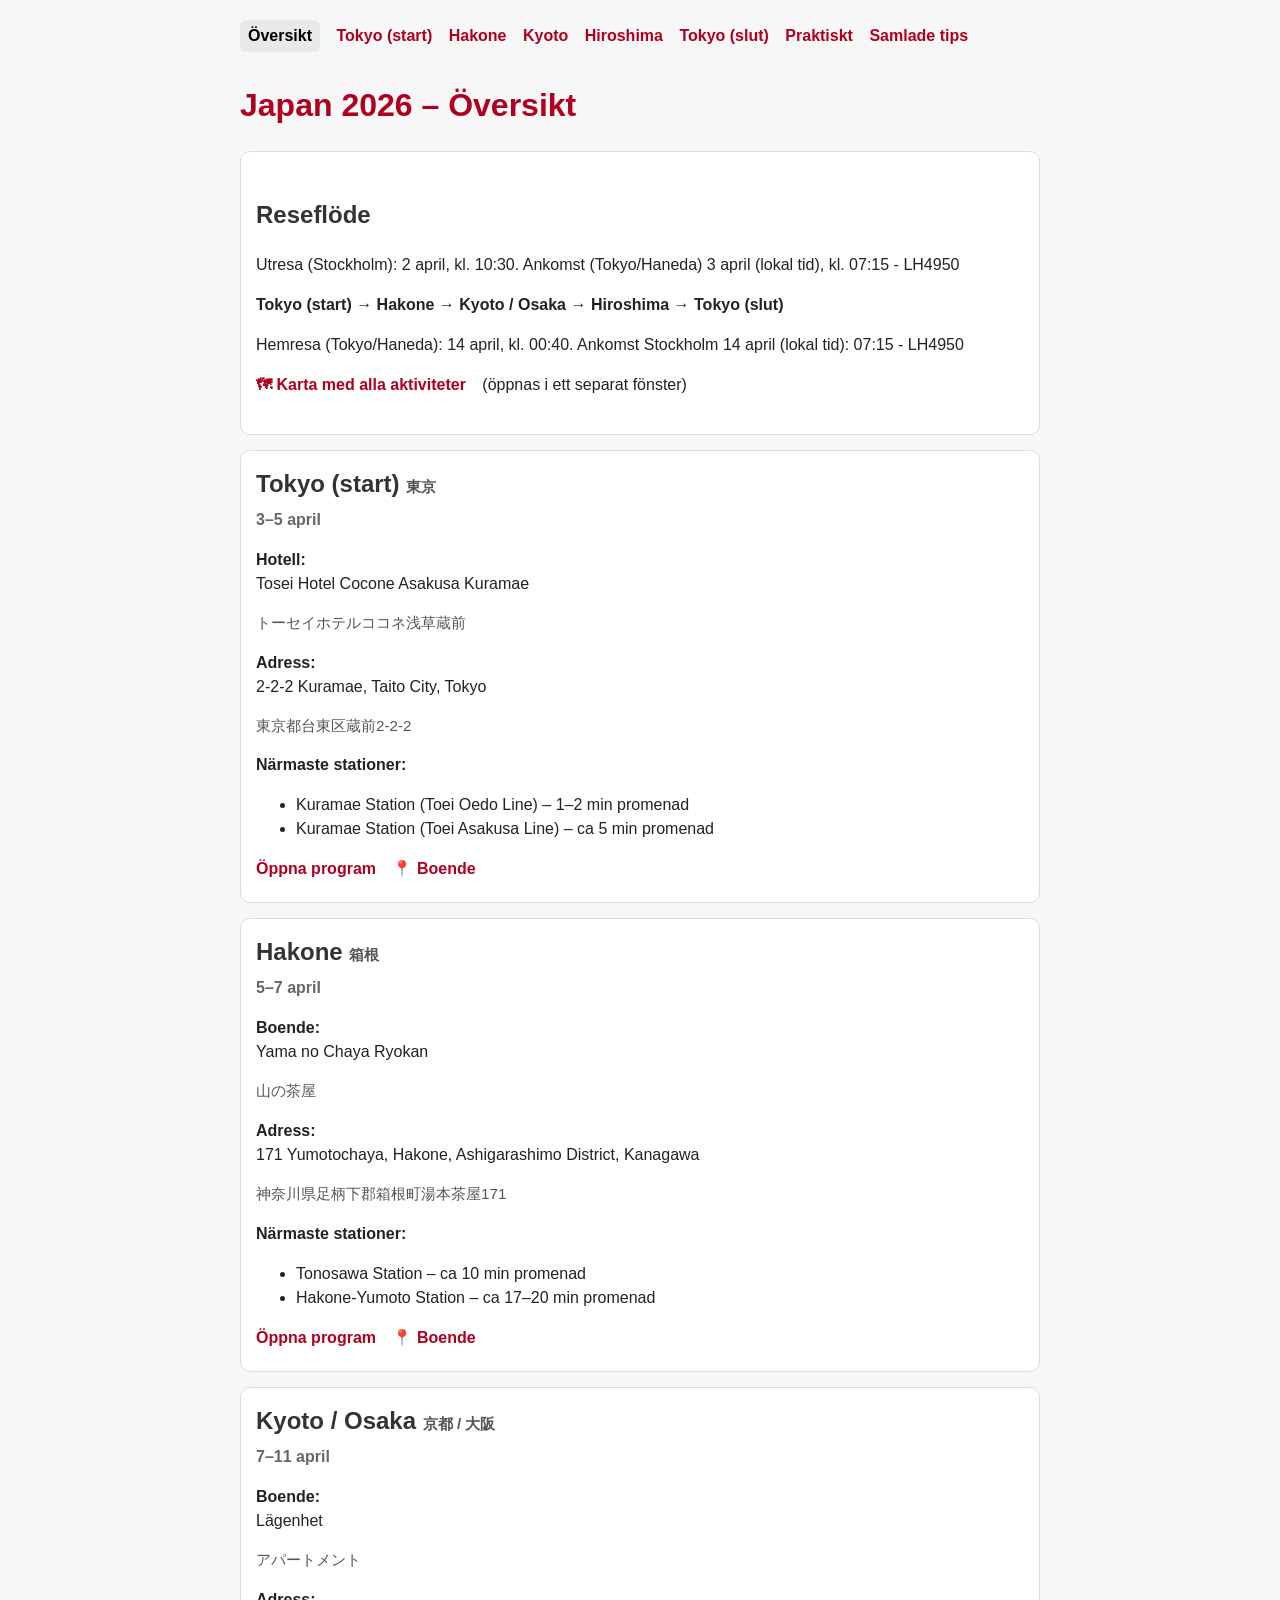
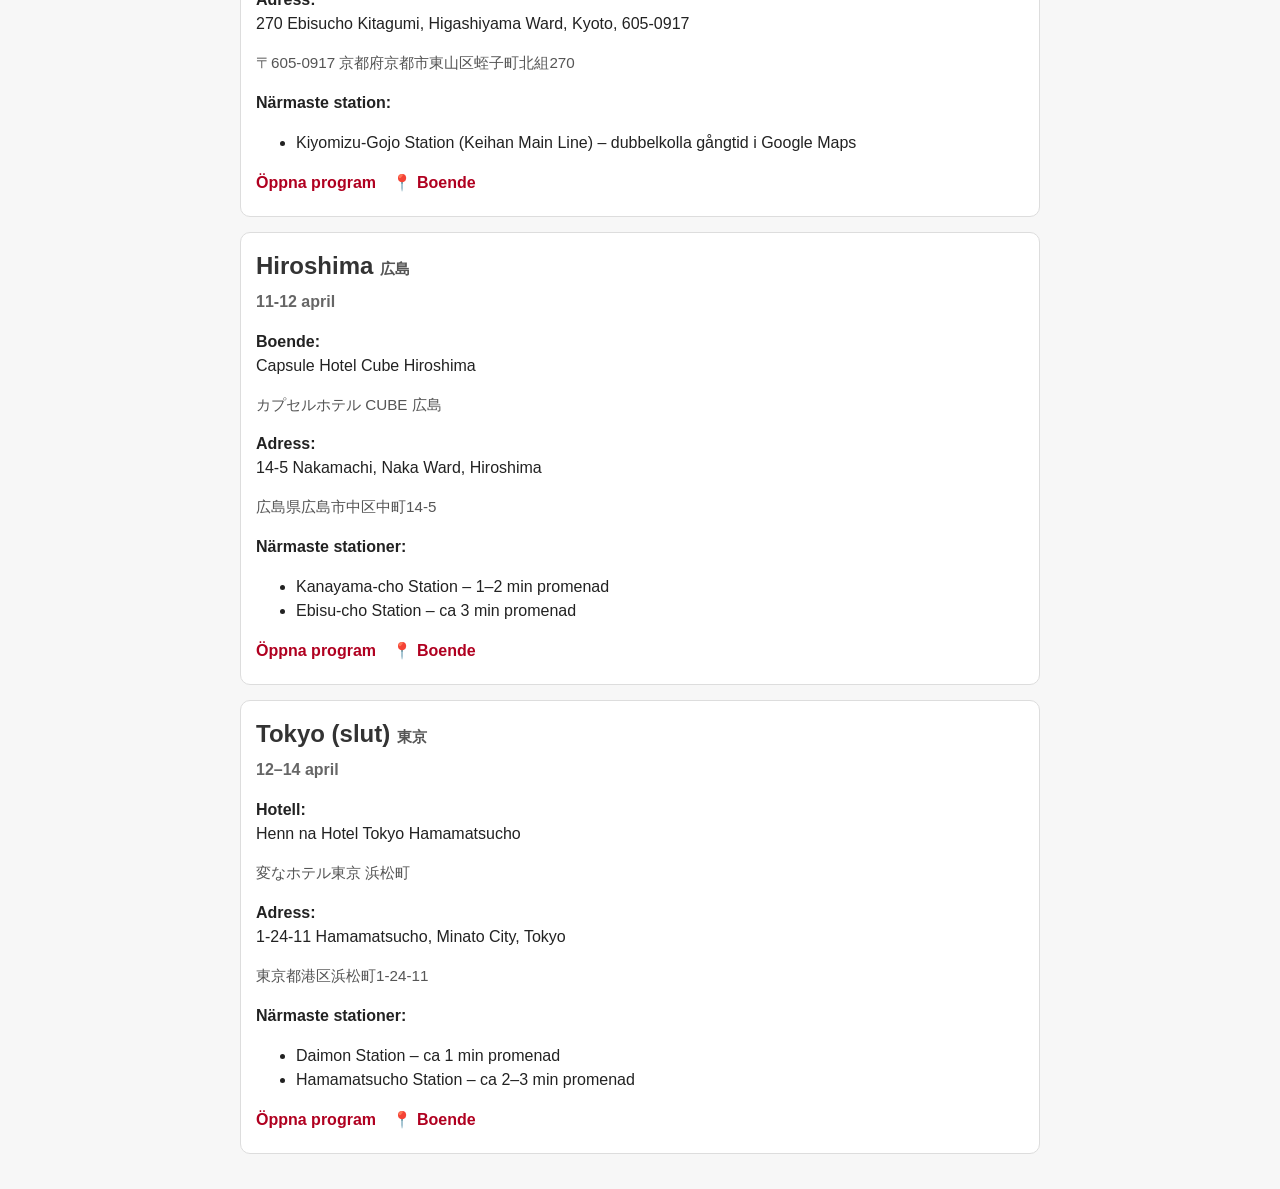
<file: index.html>
<!DOCTYPE html>
<html lang="sv">
<head>
  <meta charset="UTF-8">
  <meta name="viewport" content="width=device-width, initial-scale=1.0">
  <title>Japan 2026 – Översikt</title>
  <link rel="stylesheet" href="style.css?v=3">
  <style>
    .city-card {
      background: white;
      border: 1px solid #ddd;
      border-radius: 10px;
      padding: 15px;
      margin-bottom: 15px;
    }

    .city-card h2 {
      margin-top: 0;
      margin-bottom: 6px;
    }

    .dates {
      margin: 0 0 12px 0;
      color: #666;
      font-weight: bold;
    }

    .jp {
      color: #555;
      font-size: 0.95rem;
    }

    .quicklinks {
      margin-top: 12px;
    }

    .quicklinks a {
      display: inline-block;
      margin-right: 12px;
      margin-bottom: 6px;
    }

    .small-label {
      font-weight: bold;
    }
  </style>
</head>
<body>

<div class="menu">
  <a href="index.html" class="active">Översikt</a>
  <a href="tokyo_3_5.html">Tokyo (start)</a>
  <a href="hakone.html">Hakone</a>
  <a href="kyoto.html">Kyoto</a>
  <a href="hiroshima.html">Hiroshima</a>
  <a href="tokyo_12_14.html">Tokyo (slut)</a>
  <a href="practical.html">Praktiskt</a>
  <a href="areas.html">Samlade tips</a>
</div>

<h1>Japan 2026 – Översikt</h1>

<div class="day">
  <h2>Reseflöde</h2>
  <p>Utresa (Stockholm): 2 april, kl. 10:30. Ankomst (Tokyo/Haneda) 3 april (lokal tid), kl. 07:15 - LH4950</p>
  <p><strong>Tokyo (start) → Hakone → Kyoto / Osaka → Hiroshima → Tokyo (slut)</strong></p>
  <p>Hemresa (Tokyo/Haneda): 14 april, kl. 00:40. Ankomst Stockholm 14 april (lokal tid): 07:15 - LH4950</p>

  <div class="quicklinks">
<p>
  <a href="https://www.google.com/maps/d/viewer?mid=1NEKltZ9swsaoMFm5Di4IIX3zMaCpUF0&z=6" target="_blank">
    🗺 Karta med alla aktiviteter
  </a>
<span class="note">(öppnas i ett separat fönster)</span>
  </p> 
  </div>
</div>

<div class="city-card">
  <h2>Tokyo (start) <span class="jp">東京</span></h2>
  <p class="dates">3–5 april</p>
  <p><span class="small-label">Hotell:</span><br>Tosei Hotel Cocone Asakusa Kuramae</p>
  <p class="jp">トーセイホテルココネ浅草蔵前</p>
  <p><span class="small-label">Adress:</span><br>2-2-2 Kuramae, Taito City, Tokyo</p>
  <p class="jp">東京都台東区蔵前2-2-2</p>
<p><strong>Närmaste stationer:</strong></p>
<ul>
  <li>Kuramae Station (Toei Oedo Line) – 1–2 min promenad</li>
  <li>Kuramae Station (Toei Asakusa Line) – ca 5 min promenad</li>
</ul>
  <div class="quicklinks">
    <a href="tokyo_3_5.html">Öppna program</a>
    <a href=https://maps.app.goo.gl/43SssPXwP4h8FwTp8>📍 Boende</a>
  </div>
</div>

<div class="city-card">
  <h2>Hakone <span class="jp">箱根</span></h2>
  <p class="dates">5–7 april</p>
  <p><span class="small-label">Boende:</span><br>Yama no Chaya Ryokan</p>
  <p class="jp">山の茶屋</p>
  <p><span class="small-label">Adress:</span><br>171 Yumotochaya, Hakone, Ashigarashimo District, Kanagawa</p>
  <p class="jp">神奈川県足柄下郡箱根町湯本茶屋171</p>
  <p><strong>Närmaste stationer:</strong></p>
<ul>
  <li>Tonosawa Station – ca 10 min promenad</li>
  <li>Hakone-Yumoto Station – ca 17–20 min promenad</li>
</ul>
  <div class="quicklinks">
    <a href="hakone.html">Öppna program</a>
    <a href=https://maps.app.goo.gl/KFVNgr5e3pTmdGPj9>📍 Boende</a>
  </div>
</div>

<div class="city-card">
  <h2>Kyoto / Osaka <span class="jp">京都 / 大阪</span></h2>
  <p class="dates">7–11 april</p>
  <p><span class="small-label">Boende:</span><br>Lägenhet</p>
  <p class="jp">アパートメント</p>
  <p><span class="small-label">Adress:</span><br>270 Ebisucho Kitagumi, Higashiyama Ward, Kyoto, 605-0917</p>
  <p class="jp">〒605-0917 京都府京都市東山区蛭子町北組270</p>
  <p><strong>Närmaste station:</strong></p>
<ul>
  <li>Kiyomizu-Gojo Station (Keihan Main Line) – dubbelkolla gångtid i Google Maps</li>
</ul>
  <div class="quicklinks">
    <a href="kyoto.html">Öppna program</a>
    <a href="https://maps.app.goo.gl/BNZSy1Zy8b6AjcTH7" target="_blank" rel="noopener noreferrer">📍 Boende</a>
  </div>
</div>

<div class="city-card">
  <h2>Hiroshima <span class="jp">広島</span></h2>
  <p class="dates">11-12 april</p>
  <p><span class="small-label">Boende:</span><br>Capsule Hotel Cube Hiroshima</p>
  <p class="jp">カプセルホテル CUBE 広島</p>
  <p><span class="small-label">Adress:</span><br>14-5 Nakamachi, Naka Ward, Hiroshima</p>
  <p class="jp">広島県広島市中区中町14-5</p>
  <p><strong>Närmaste stationer:</strong></p>
<ul>
  <li>Kanayama-cho Station – 1–2 min promenad</li>
  <li>Ebisu-cho Station – ca 3 min promenad</li>
</ul>
  <div class="quicklinks">
    <a href="hiroshima.html">Öppna program</a>
    <a href="https://maps.google.com/?q=Capsule+Hotel+Cube+Hiroshima" target="_blank" rel="noopener noreferrer">📍 Boende</a>
  </div>
</div>

<div class="city-card">
  <h2>Tokyo (slut) <span class="jp">東京</span></h2>
  <p class="dates">12–14 april</p>
  <p><span class="small-label">Hotell:</span><br>Henn na Hotel Tokyo Hamamatsucho</p>
  <p class="jp">変なホテル東京 浜松町</p>
  <p><span class="small-label">Adress:</span><br>1-24-11 Hamamatsucho, Minato City, Tokyo</p>
  <p class="jp">東京都港区浜松町1-24-11</p>
  <p><strong>Närmaste stationer:</strong></p>
<ul>
  <li>Daimon Station – ca 1 min promenad</li>
  <li>Hamamatsucho Station – ca 2–3 min promenad</li>
</ul>
  <div class="quicklinks">
    <a href="tokyo_12_14.html">Öppna program</a>
    <a href="https://maps.google.com/?q=Henn+na+Hotel+Tokyo+Hamamatsucho" target="_blank" rel="noopener noreferrer">📍 Boende</a>
  </div>
</div>

</body>
</html>
</file>
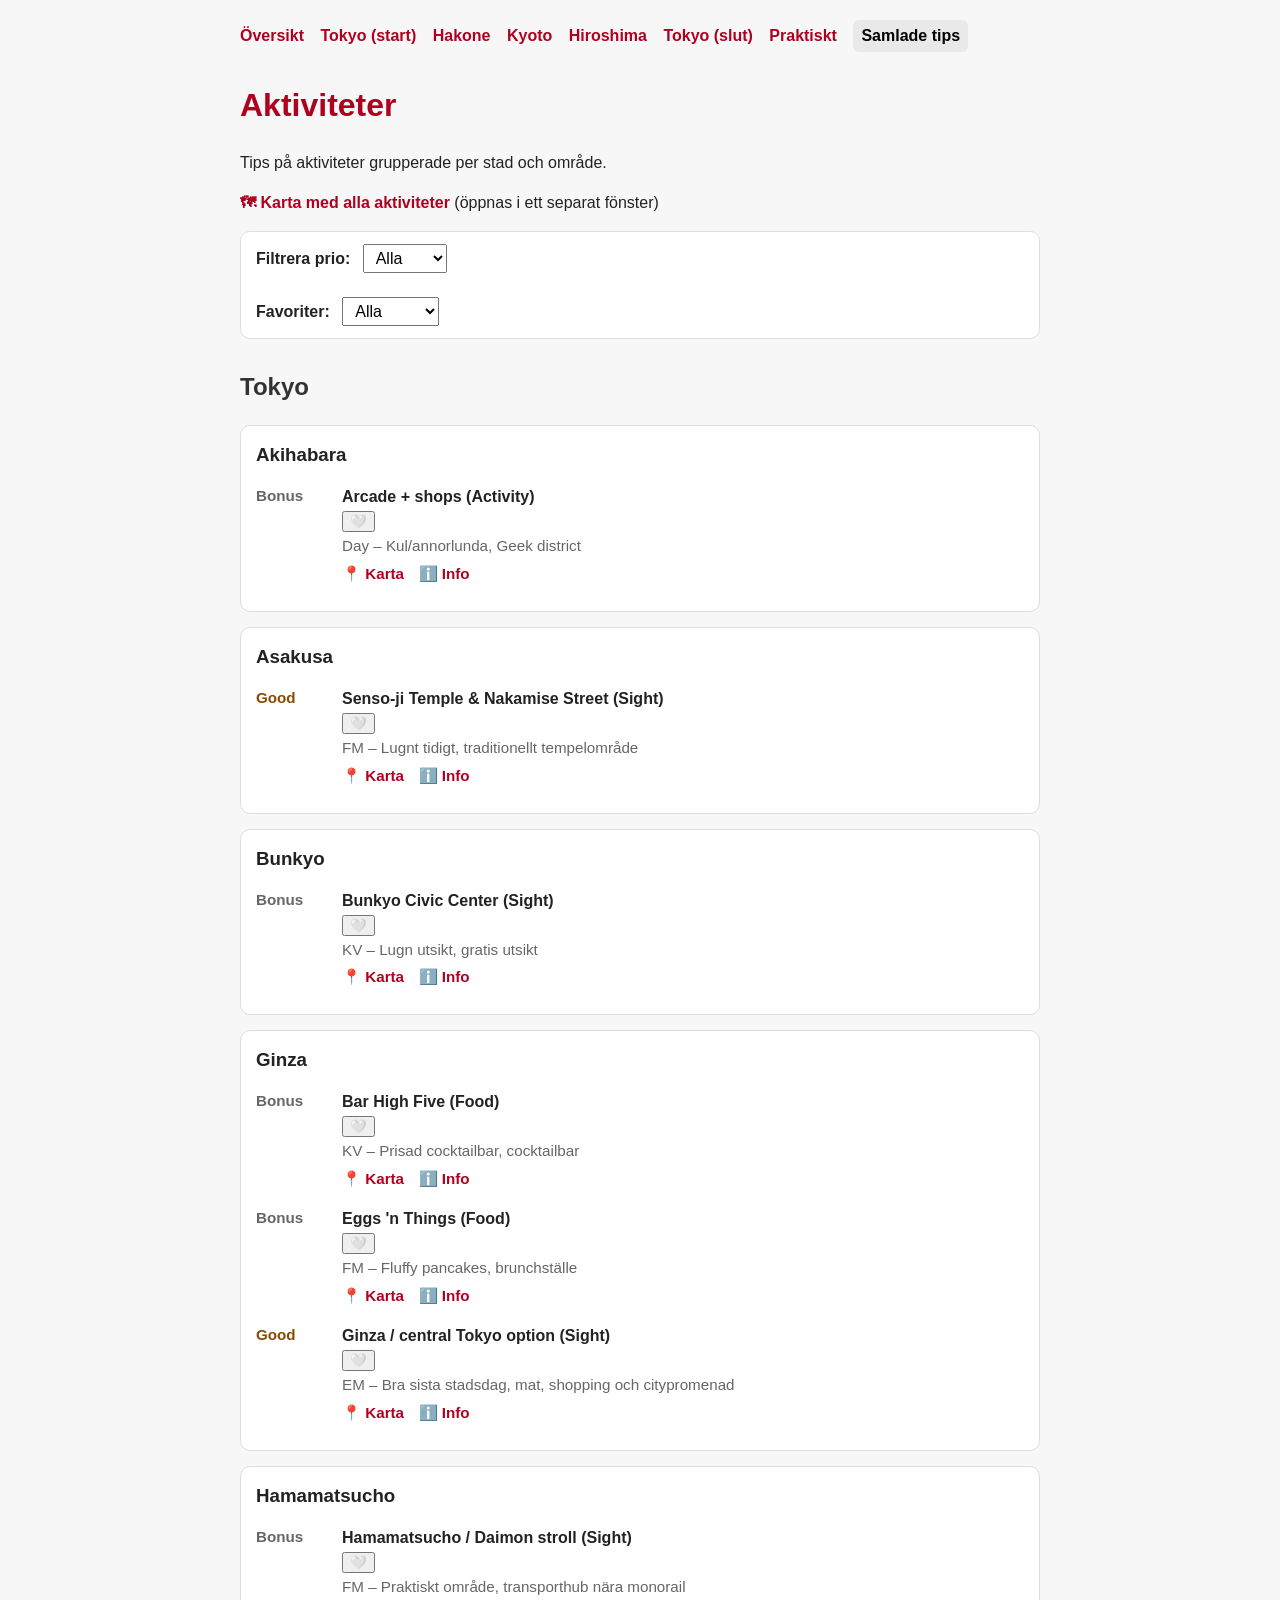
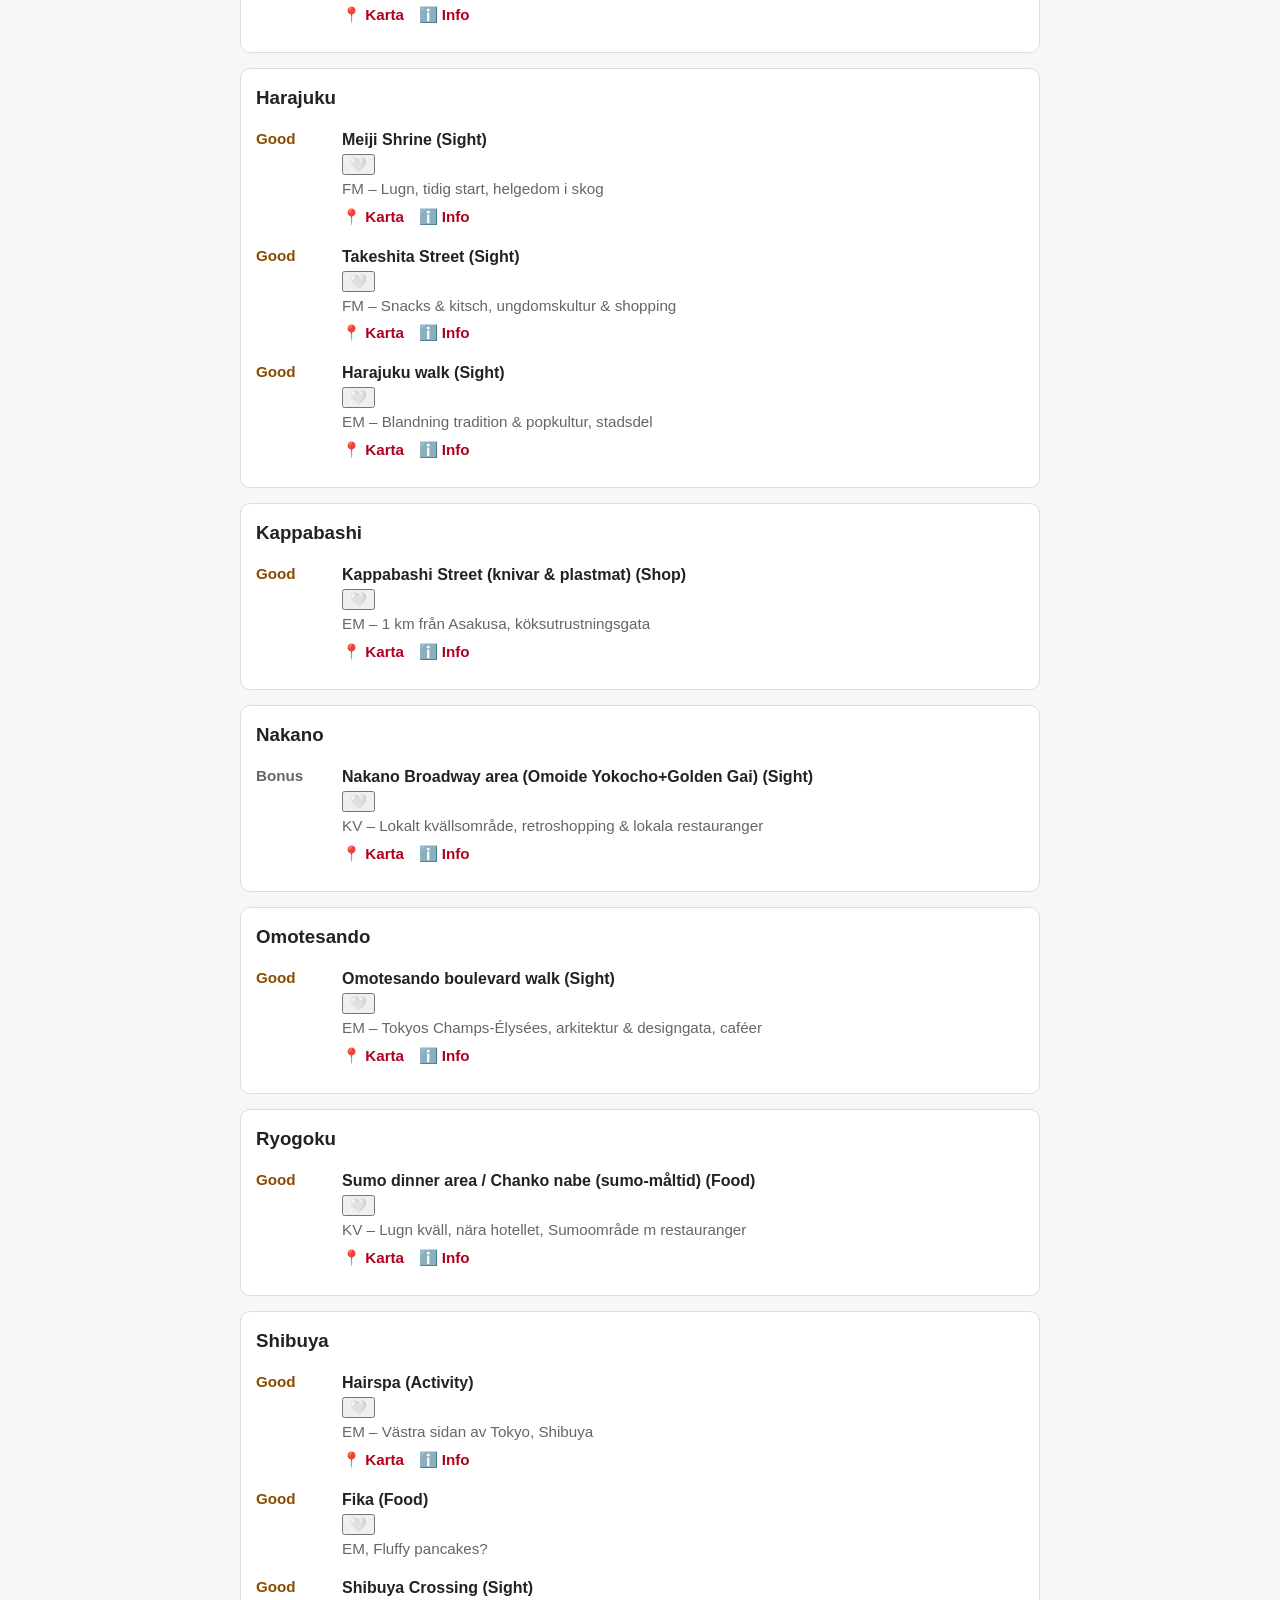
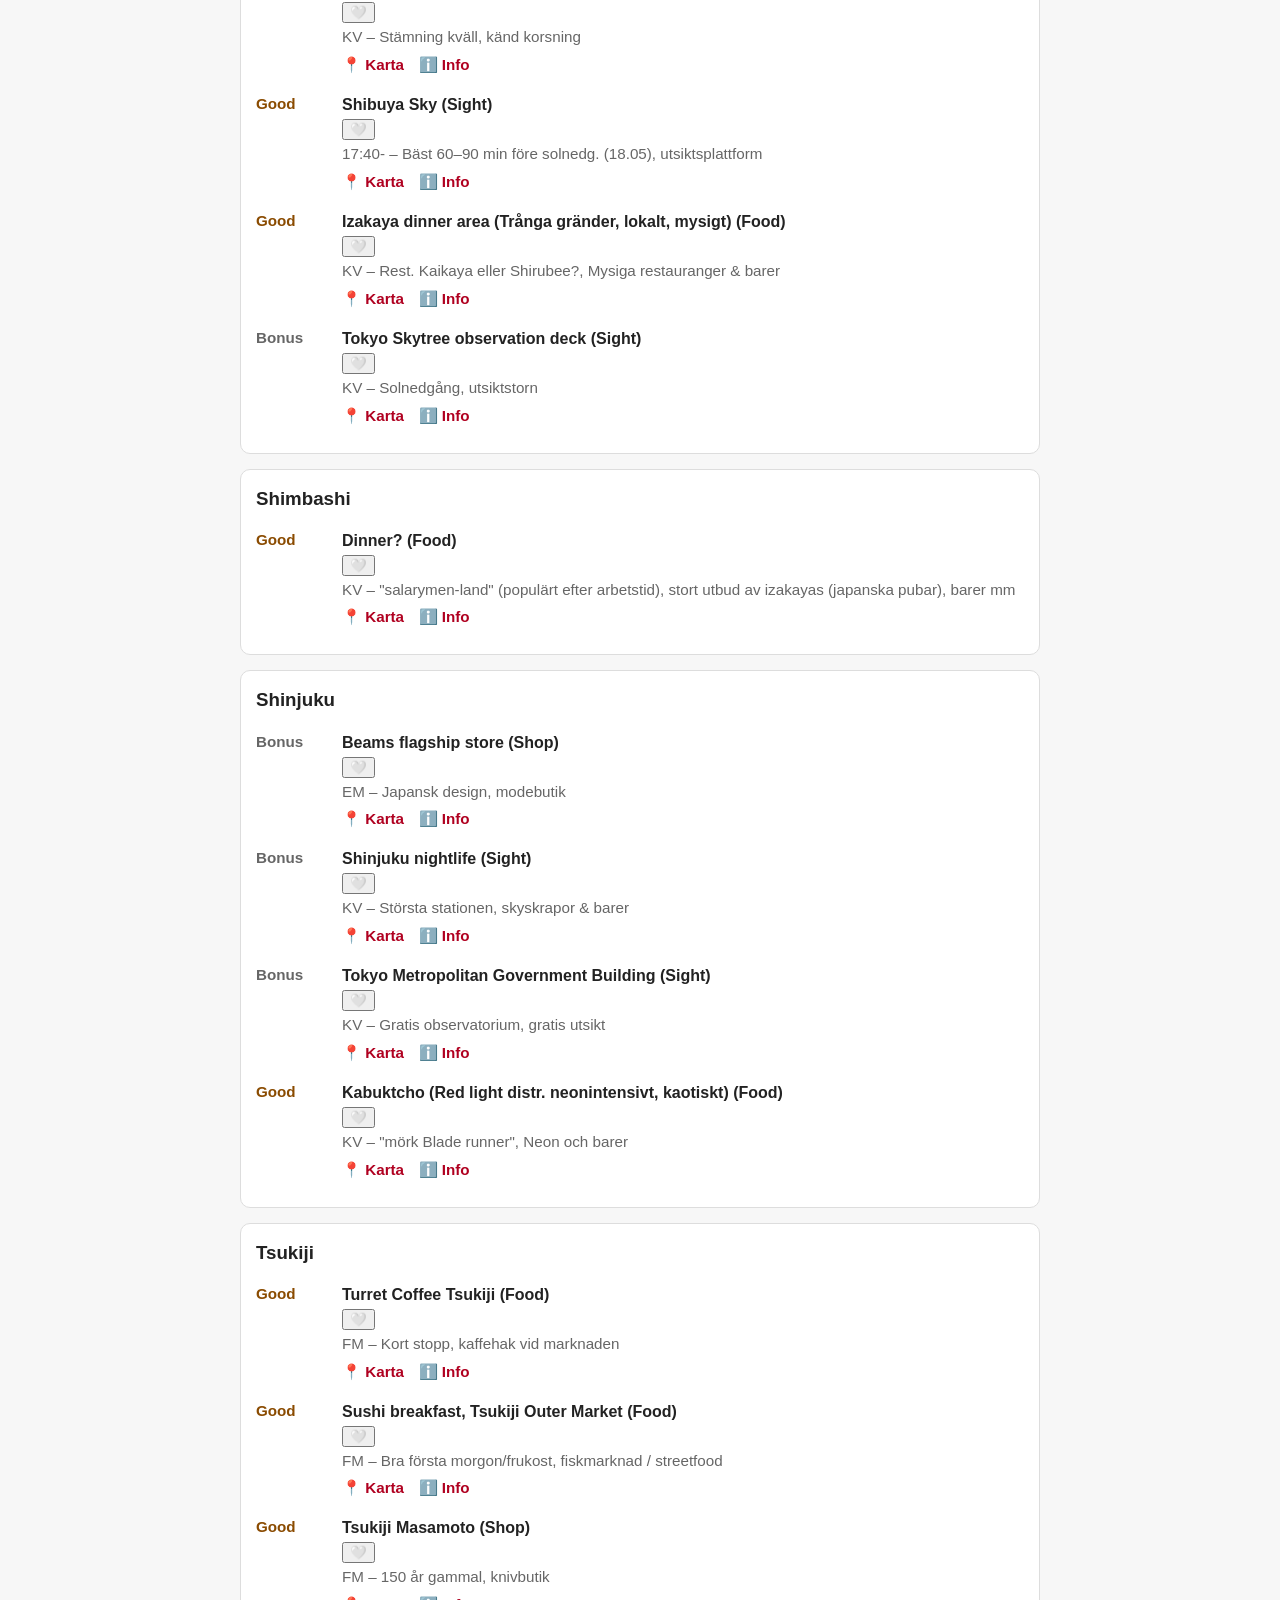
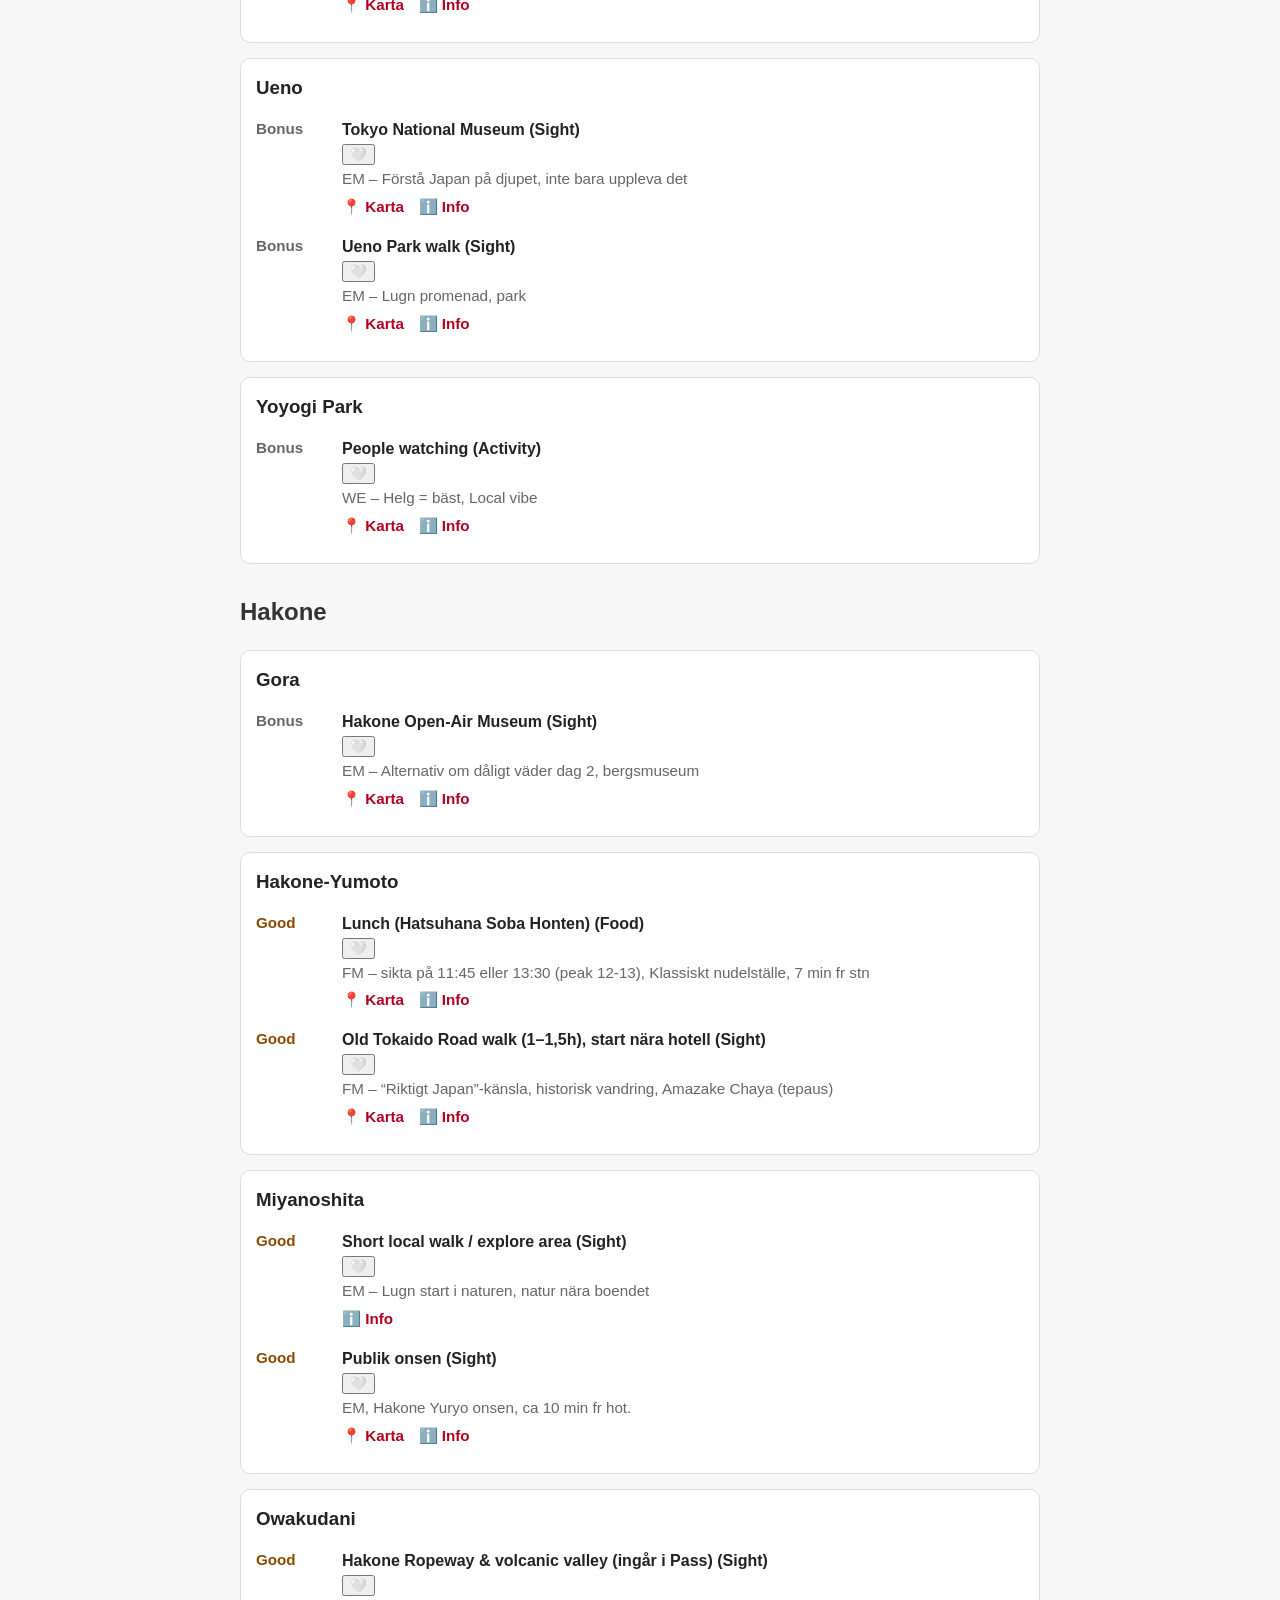
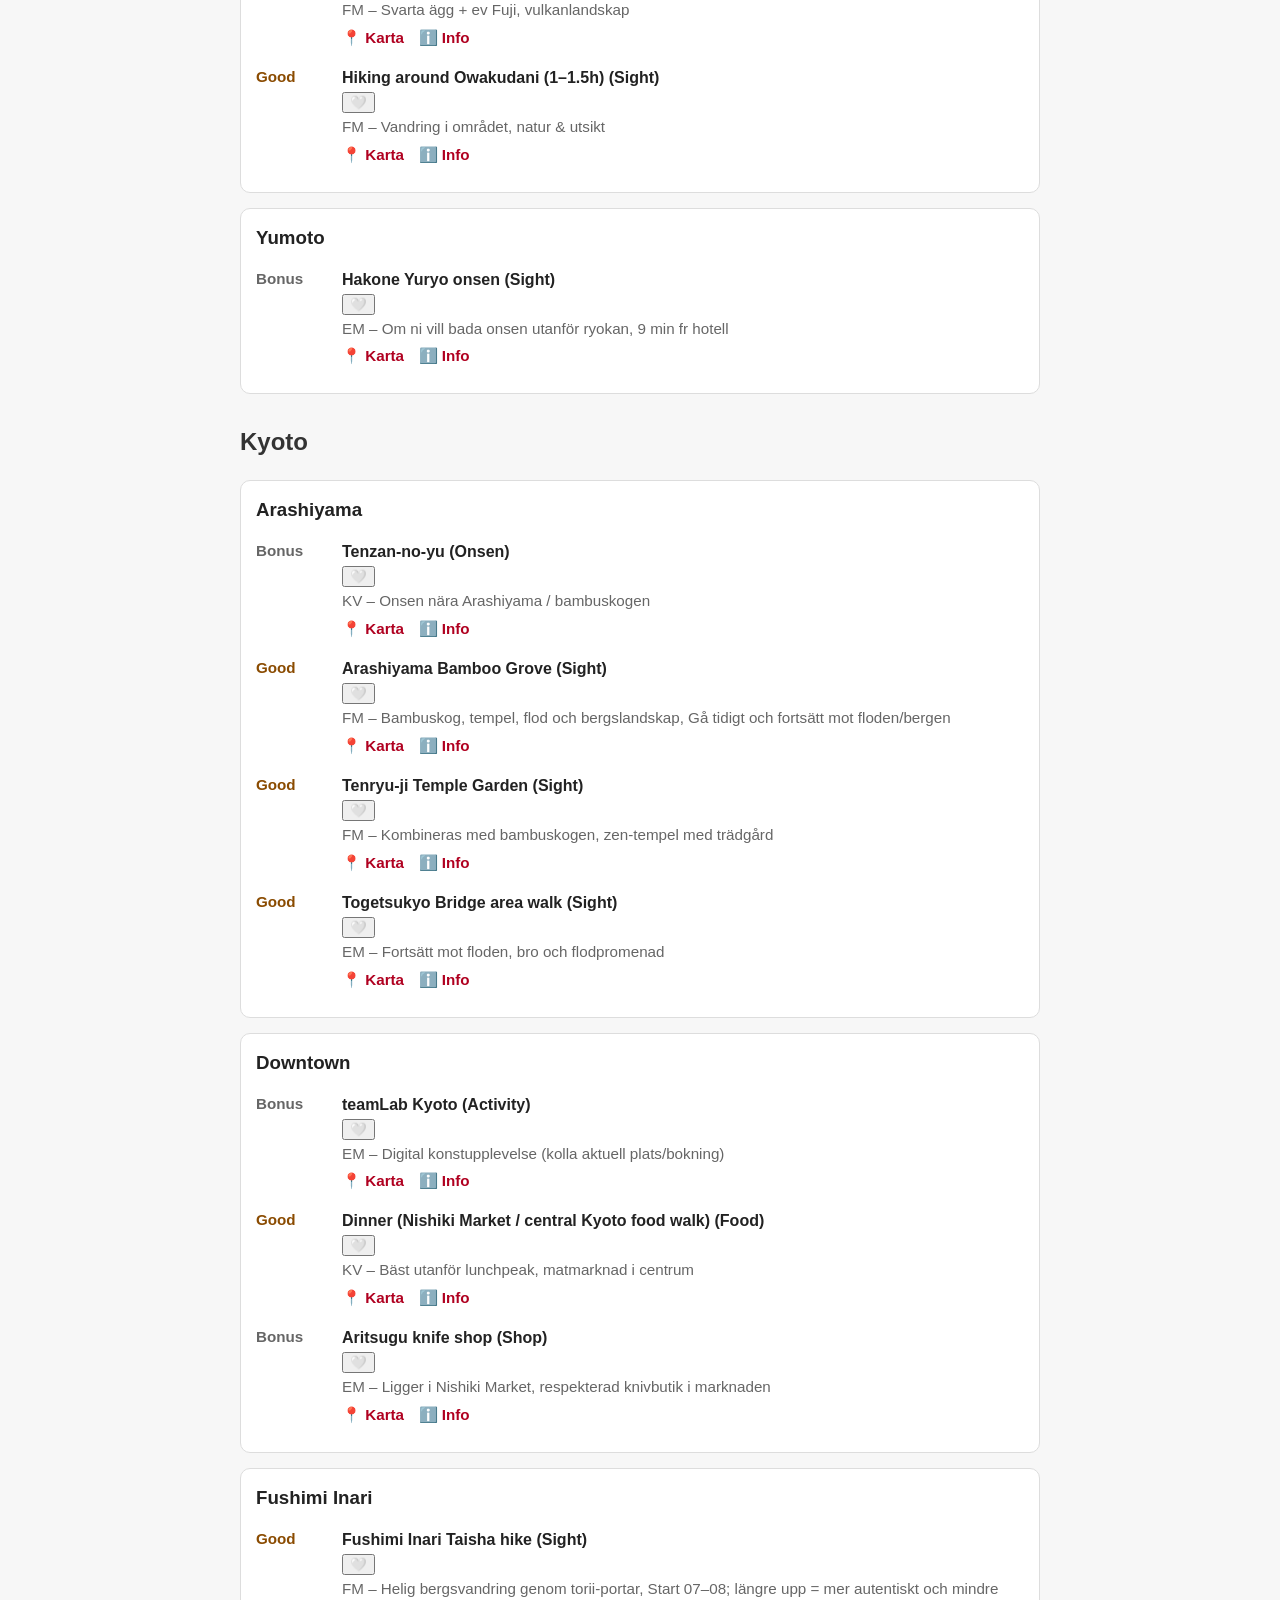
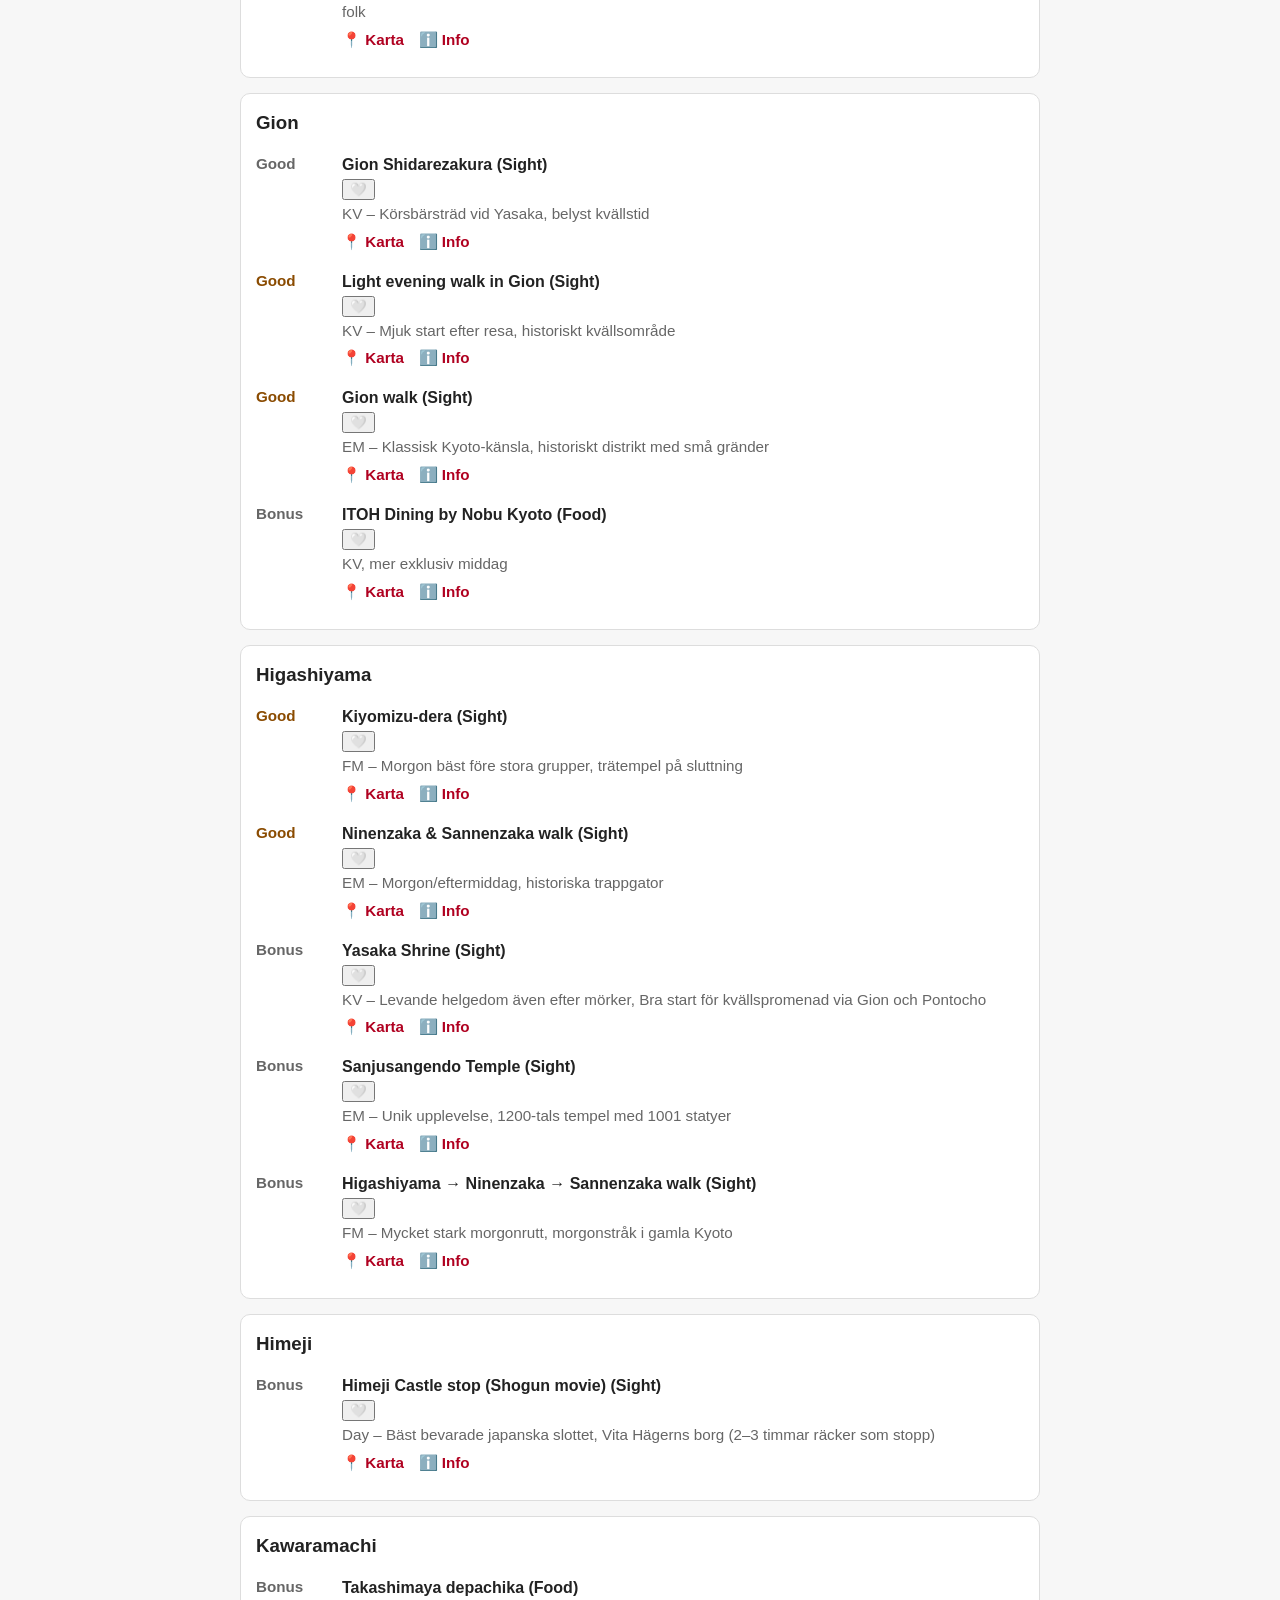
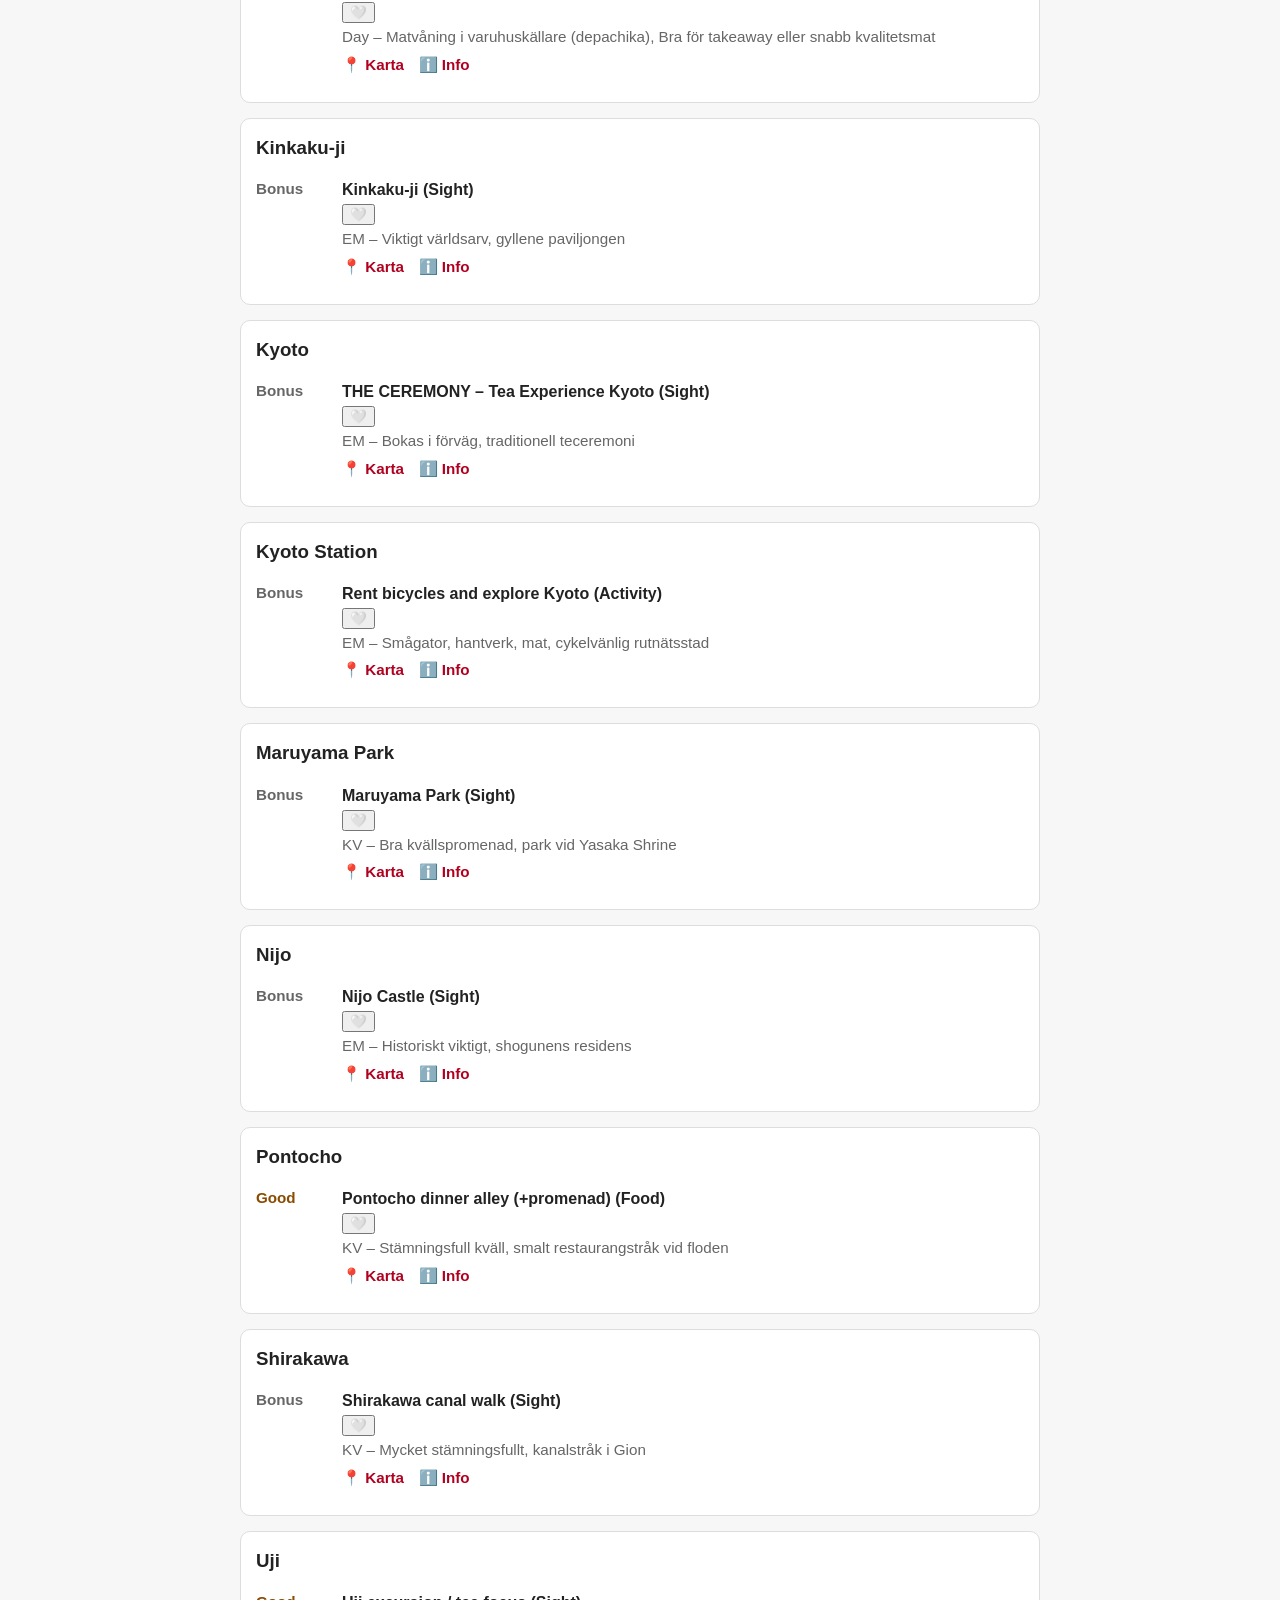
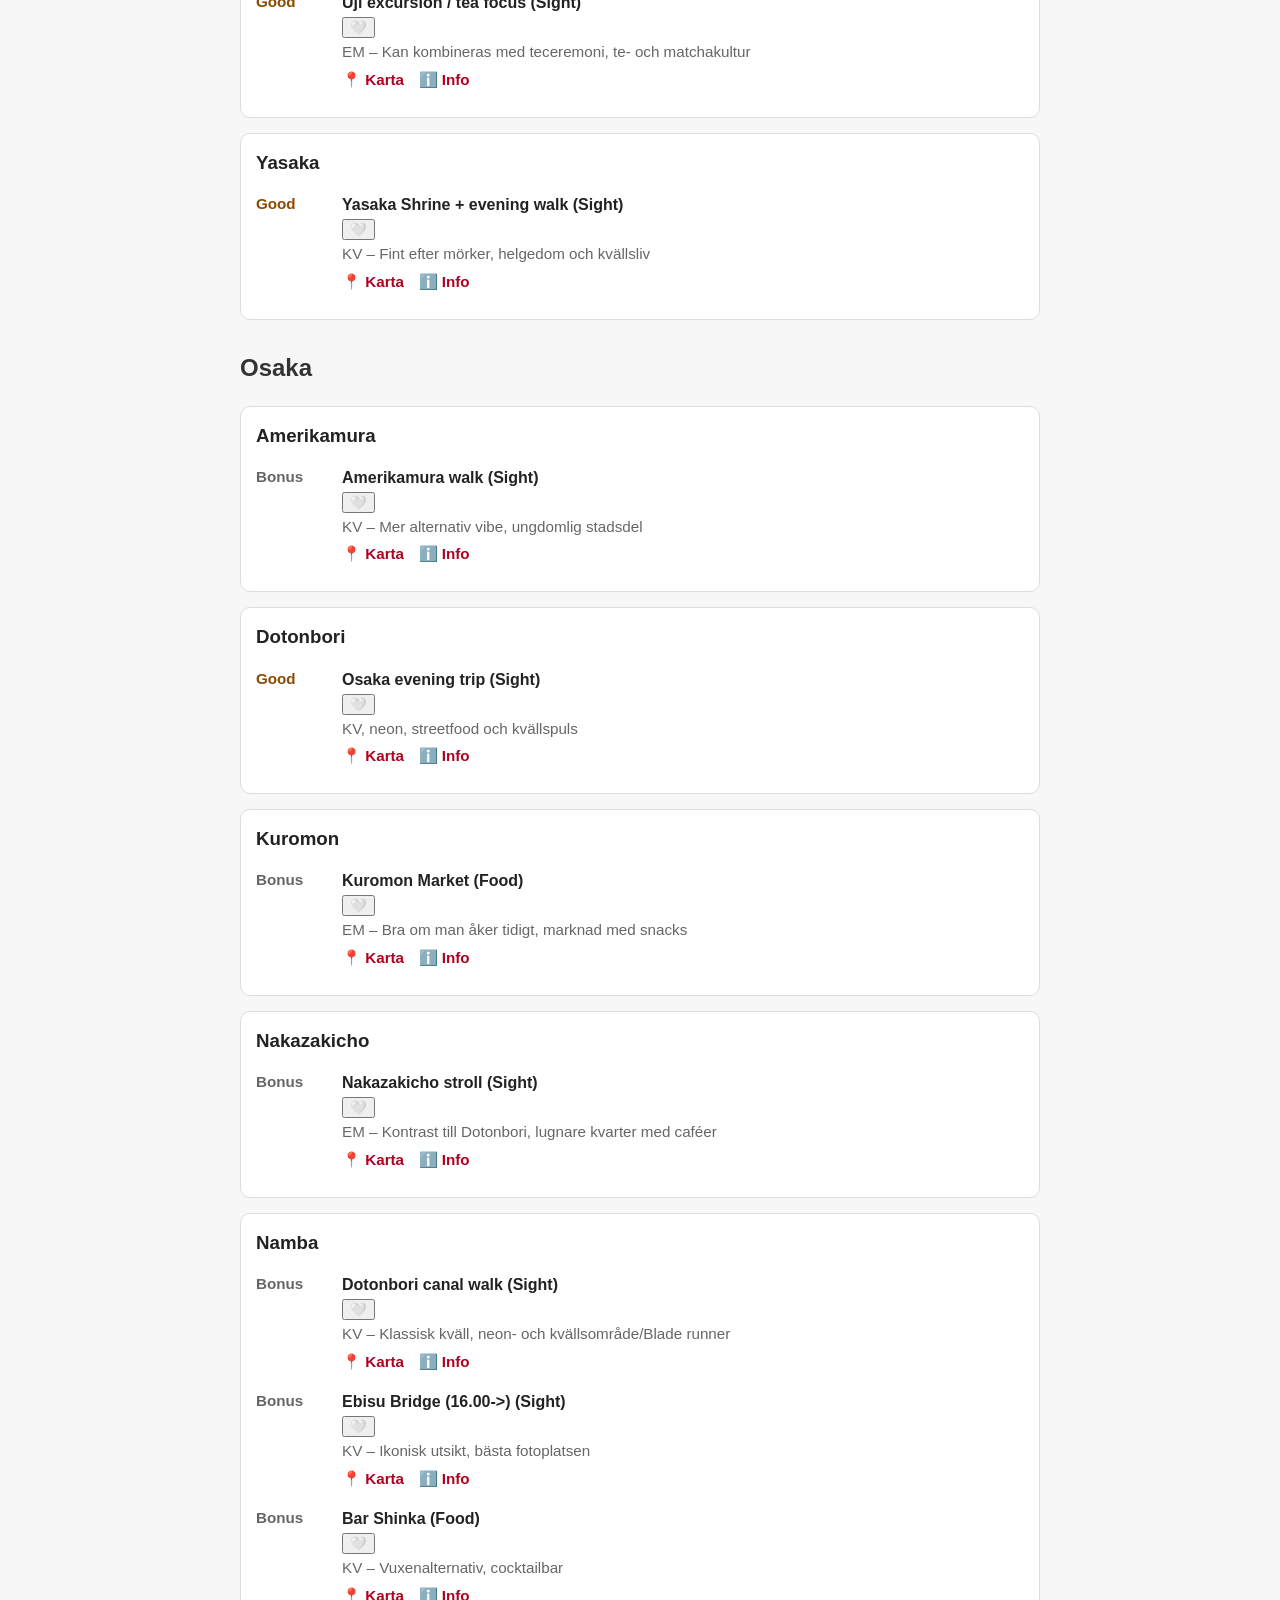
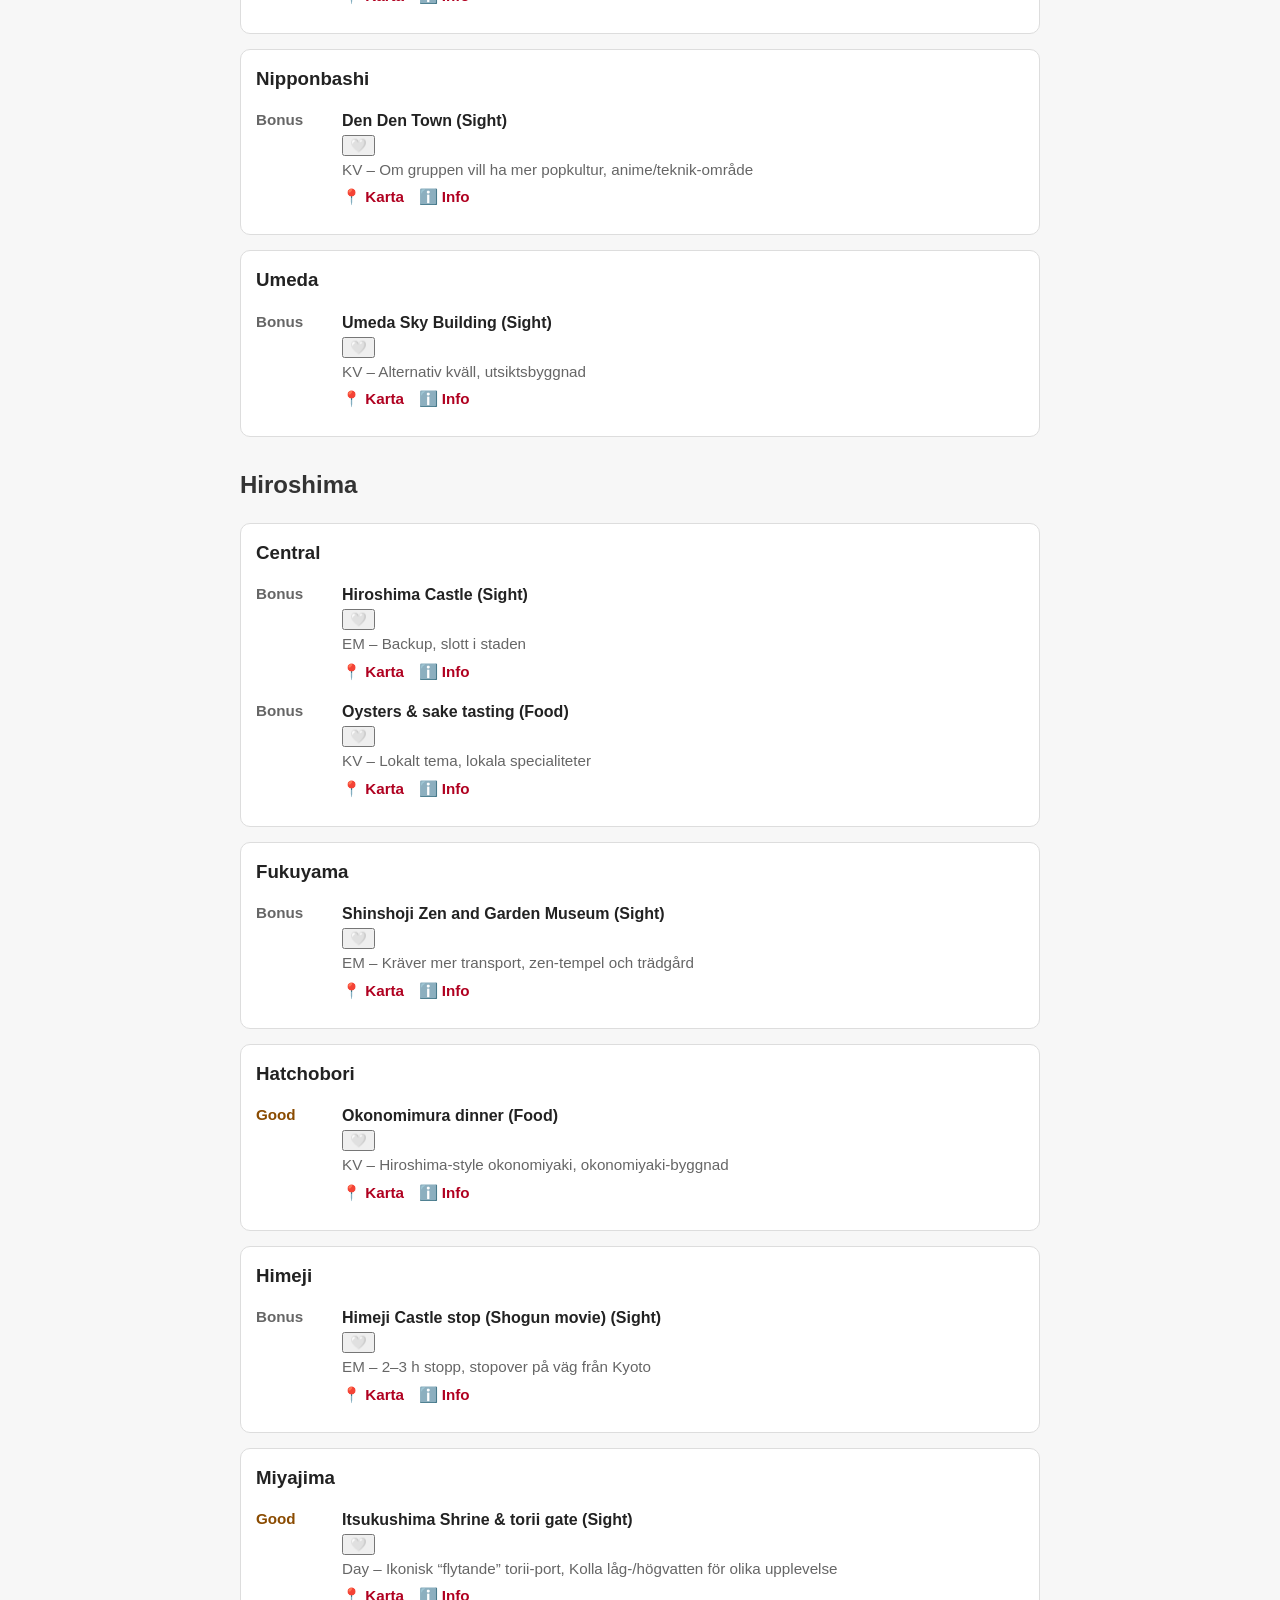
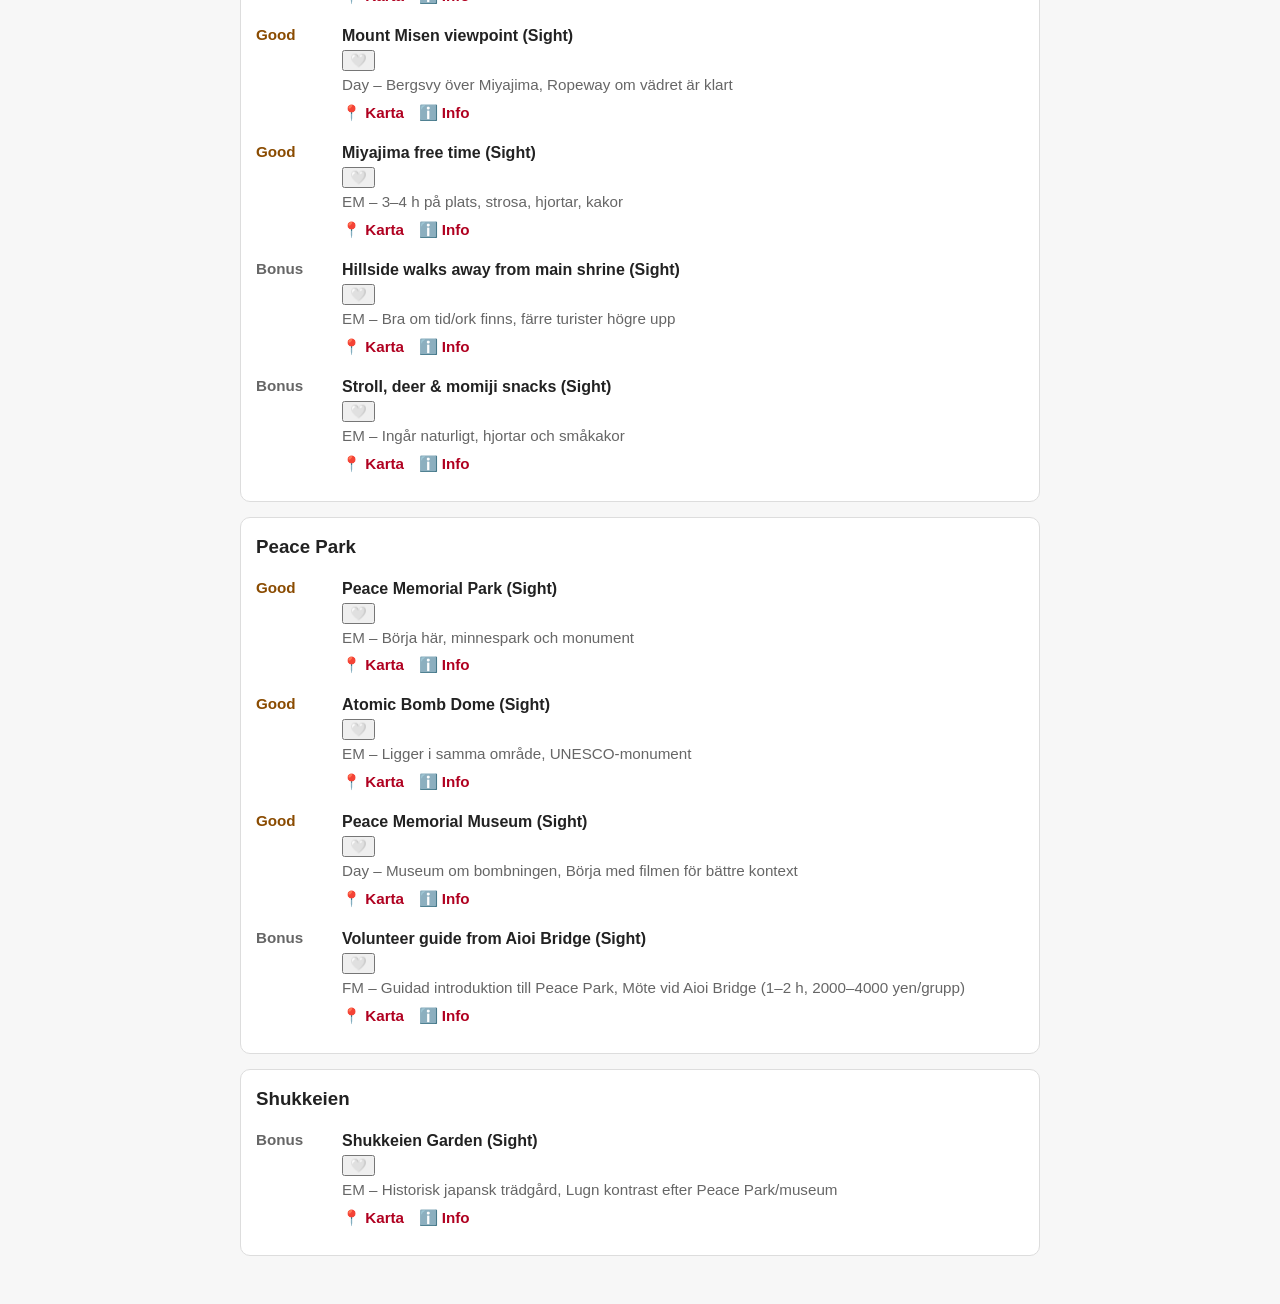
<file: areas.html>
<!DOCTYPE html>
<html lang="sv">
<head>
  <meta charset="UTF-8">
  <meta name="viewport" content="width=device-width, initial-scale=1.0">
  <title>Områden</title>
  <link rel="stylesheet" href="style.css?v=4">
  <style>
    .toolbar {
      background: white;
      border: 1px solid #ddd;
      border-radius: 10px;
      padding: 12px 15px;
      margin-bottom: 18px;
    }
    .toolbar label {
      font-weight: bold;
      margin-right: 8px;
    }
    .toolbar select {
      font-size: 1rem;
      padding: 4px 8px;
    }
    .city-group { margin-bottom: 28px; }
    .area-block {
      background: white;
      border: 1px solid #ddd;
      border-radius: 10px;
      padding: 15px;
      margin-bottom: 15px;
    }
    .area-block h3 {
      margin-top: 0;
      margin-bottom: 10px;
    }
    .activity-item {
      display: grid;
      grid-template-columns: 76px 1fr;
      gap: 10px;
      margin: 10px 0;
      padding-top: 6px;
    }
    .prio {
      font-weight: bold;
      font-size: 0.95rem;
      white-space: nowrap;
      color: #666;
    }
    .good-prio .prio { color: #8a4b00; }
    .bonus-prio .prio { color: #666; }
    .item-main .name {
      font-weight: bold;
    }
    .item-meta {
      color: #666;
      font-size: 0.95rem;
      margin-top: 2px;
    }
    .item-links {
      margin-top: 4px;
    }
    .item-links a {
      margin-right: 10px;
      font-size: 0.95rem;
    }
    @media (max-width: 640px) {
      .activity-item {
        grid-template-columns: 1fr;
        gap: 4px;
      }
      .prio {
        font-size: 0.9rem;
      }
    }
  </style>
</head>
<body>

<div class="menu">
  <a href="index.html">Översikt</a>
  <a href="tokyo_3_5.html">Tokyo (start)</a>
  <a href="hakone.html">Hakone</a>
  <a href="kyoto.html">Kyoto</a>
  <a href="hiroshima.html">Hiroshima</a>
  <a href="tokyo_12_14.html">Tokyo (slut)</a>
  <a href="practical.html">Praktiskt</a>
  <a href="areas.html" class="active">Samlade tips</a>
</div>

<h1>Aktiviteter</h1>
<p>Tips på aktiviteter grupperade per stad och område.</p>

<p>
  <a href="https://www.google.com/maps/d/viewer?mid=1NEKltZ9swsaoMFm5Di4IIX3zMaCpUF0" target="_blank" rel="noopener noreferrer">
    🗺 Karta med alla aktiviteter
  </a>
<span class="note">(öppnas i ett separat fönster)</span>
</p>

<div class="toolbar">
  <label for="prioFilter">Filtrera prio:</label>
  <select id="prioFilter">
    <option value="all">Alla</option>
    <option value="good">Good</option>
    <option value="bonus">Bonus</option>
  </select>
<br>
<br>
  <label for="favFilter">Favoriter:</label>
<select id="favFilter">
  <option value="all">Alla</option>
  <option value="favorites">Bara ❤️</option>
</select>
</div>

<div class="city-group">
<h2>Tokyo</h2>
<div class="area-block">
<h3>Akihabara</h3>
<div class="activity-item bonus-prio" data-prio="bonus">
  <div class="prio">Bonus</div>
  <div class="item-main">
    <div class="name-row">
  <div class="name">Arcade + shops (Activity)</div>
  <button class="heart-btn" type="button" aria-label="Markera favorit">🤍</button>
</div>
    <div class="item-meta">Day – Kul/annorlunda, Geek district</div>
    <div class="item-links"><a href="https://maps.google.com/?q=Akihabara+GIGO+Tokyo+Japan" target="_blank" rel="noopener noreferrer">📍 Karta</a> <a href="https://www.google.com/search?q=Arcade%20%2B%20shops%20nan" target="_blank" rel="noopener noreferrer">ℹ️ Info</a></div>
  </div>
</div>
</div>
<div class="area-block">
<h3>Asakusa</h3>
<div class="activity-item good-prio" data-prio="good">
  <div class="prio">Good</div>
  <div class="item-main">
   <div class="name-row">
  <div class="name">Senso-ji Temple &amp; Nakamise Street (Sight)</div>
  <button class="heart-btn" type="button" aria-label="Markera favorit">🤍</button>
</div>
    <div class="item-meta">FM – Lugnt tidigt, traditionellt tempelområde</div>
    <div class="item-links"><a href="https://maps.google.com/?q=Senso-ji+Temple+Tokyo+Japan" target="_blank" rel="noopener noreferrer">📍 Karta</a> <a href="https://www.google.com/search?q=Senso-ji%20Temple%20%26%20Nakamise%20Street%20Tokyo" target="_blank" rel="noopener noreferrer">ℹ️ Info</a></div>
  </div>
</div>
</div>
<div class="area-block">
<h3>Bunkyo</h3>
<div class="activity-item bonus-prio" data-prio="bonus">
  <div class="prio">Bonus</div>
  <div class="item-main">
    <div class="name-row">
  <div class="name">Bunkyo Civic Center (Sight)</div>
  <button class="heart-btn" type="button" aria-label="Markera favorit">🤍</button>
</div>
    <div class="item-meta">KV – Lugn utsikt, gratis utsikt</div>
    <div class="item-links"><a href="https://maps.google.com/?q=Bunkyo+Civic+Center+Tokyo+Japan" target="_blank" rel="noopener noreferrer">📍 Karta</a> <a href="https://www.google.com/search?q=Bunkyo%20Civic%20Center%20nan" target="_blank" rel="noopener noreferrer">ℹ️ Info</a></div>
  </div>
</div>
</div>
<div class="area-block">
<h3>Ginza</h3>
<div class="activity-item bonus-prio" data-prio="bonus">
  <div class="prio">Bonus</div>
  <div class="item-main">
  <div class="name-row">
  <div class="name">Bar High Five (Food)</div>
  <button class="heart-btn" type="button" aria-label="Markera favorit">🤍</button>
</div>  
    <div class="item-meta">KV – Prisad cocktailbar, cocktailbar</div>
    <div class="item-links"><a href="https://maps.google.com/?q=Bar+High+Five+Tokyo+Japan" target="_blank" rel="noopener noreferrer">📍 Karta</a> <a href="https://www.google.com/search?q=Bar%20High%20Five%20nan" target="_blank" rel="noopener noreferrer">ℹ️ Info</a></div>
  </div>
</div>
<div class="activity-item bonus-prio" data-prio="bonus">
  <div class="prio">Bonus</div>
  <div class="item-main">
    <div class="name-row">
  <div class="name">Eggs &#x27;n Things (Food)</div>
  <button class="heart-btn" type="button" aria-label="Markera favorit">🤍</button>
</div>
    <div class="item-meta">FM – Fluffy pancakes, brunchställe</div>
    <div class="item-links"><a href="https://maps.google.com/?q=Eggs+%27n+Things+Tokyo+Japan" target="_blank" rel="noopener noreferrer">📍 Karta</a> <a href="https://www.google.com/search?q=Eggs%20%27n%20Things%20nan" target="_blank" rel="noopener noreferrer">ℹ️ Info</a></div>
  </div>
</div>
<div class="activity-item good-prio" data-prio="good">
  <div class="prio">Good</div>
  <div class="item-main">
    <div class="name-row">
  <div class="name">Ginza / central Tokyo option (Sight)</div>
  <button class="heart-btn" type="button" aria-label="Markera favorit">🤍</button>
</div>
    <div class="item-meta">EM – Bra sista stadsdag, mat, shopping och citypromenad</div>
    <div class="item-links"><a href="https://maps.google.com/?q=Ginza+district+Tokyo+Japan" target="_blank" rel="noopener noreferrer">📍 Karta</a> <a href="https://www.google.com/search?q=Ginza%20/%20central%20Tokyo%20option%20nan" target="_blank" rel="noopener noreferrer">ℹ️ Info</a></div>
  </div>
</div>
</div>
<div class="area-block">
<h3>Hamamatsucho</h3>
<div class="activity-item bonus-prio" data-prio="bonus">
  <div class="prio">Bonus</div>
  <div class="item-main">
    <div class="name-row">
  <div class="name">Hamamatsucho / Daimon stroll (Sight)</div>
  <button class="heart-btn" type="button" aria-label="Markera favorit">🤍</button>
</div>
    <div class="item-meta">FM – Praktiskt område, transporthub nära monorail</div>
    <div class="item-links"><a href="https://maps.google.com/?q=Hamamatsucho+Station+Tokyo+Japan" target="_blank" rel="noopener noreferrer">📍 Karta</a> <a href="https://www.google.com/search?q=Hamamatsucho%20/%20Daimon%20stroll%20nan" target="_blank" rel="noopener noreferrer">ℹ️ Info</a></div>
  </div>
</div>
</div>
<div class="area-block">
<h3>Harajuku</h3>
<div class="activity-item good-prio" data-prio="good">
  <div class="prio">Good</div>
  <div class="item-main">
  <div class="name-row">
  <div class="name">Meiji Shrine (Sight)</div>
  <button class="heart-btn" type="button" aria-label="Markera favorit">🤍</button>
</div>  
    <div class="item-meta">FM – Lugn, tidig start, helgedom i skog</div>
    <div class="item-links"><a href="https://maps.google.com/?q=Meiji+Shrine+Tokyo+Japan" target="_blank" rel="noopener noreferrer">📍 Karta</a> <a href="https://www.google.com/search?q=Meiji%20Shrine%20Tokyo" target="_blank" rel="noopener noreferrer">ℹ️ Info</a></div>
  </div>
</div>
<div class="activity-item good-prio" data-prio="good">
  <div class="prio">Good</div>
  <div class="item-main">
  <div class="name-row">
  <div class="name">Takeshita Street (Sight)</div>
  <button class="heart-btn" type="button" aria-label="Markera favorit">🤍</button>
</div>  
    <div class="item-meta">FM – Snacks &amp; kitsch, ungdomskultur &amp; shopping</div>
    <div class="item-links"><a href="https://maps.google.com/?q=Takeshita+Street+Tokyo+Japan" target="_blank" rel="noopener noreferrer">📍 Karta</a> <a href="https://www.google.com/search?q=Takeshita%20Street%20Tokyo" target="_blank" rel="noopener noreferrer">ℹ️ Info</a></div>
  </div>
</div>
<div class="activity-item good-prio" data-prio="good">
  <div class="prio">Good</div>
  <div class="item-main">
  <div class="name-row">
  <div class="name">Harajuku walk (Sight)</div>
  <button class="heart-btn" type="button" aria-label="Markera favorit">🤍</button>
</div>  
    <div class="item-meta">EM – Blandning tradition &amp; popkultur, stadsdel</div>
    <div class="item-links"><a href="https://maps.google.com/?q=Harajuku+Tokyo+Japan" target="_blank" rel="noopener noreferrer">📍 Karta</a> <a href="https://www.google.com/search?q=Harajuku%20walk%20Tokyo" target="_blank" rel="noopener noreferrer">ℹ️ Info</a></div>
  </div>
</div>
</div>
<div class="area-block">
<h3>Kappabashi</h3>
<div class="activity-item good-prio" data-prio="good">
  <div class="prio">Good</div>
  <div class="item-main">
  <div class="name-row">
  <div class="name">Kappabashi Street (knivar &amp; plastmat) (Shop)</div>
  <button class="heart-btn" type="button" aria-label="Markera favorit">🤍</button>
</div>  
    <div class="item-meta">EM – 1 km från Asakusa, köksutrustningsgata</div>
    <div class="item-links"><a href="https://maps.google.com/?q=Kappabashi+Street+Tokyo+Japan" target="_blank" rel="noopener noreferrer">📍 Karta</a> <a href="https://www.google.com/search?q=Kappabashi%20Street%20%28knivar%20%26%20plastmat%29%20Tokyo" target="_blank" rel="noopener noreferrer">ℹ️ Info</a></div>
  </div>
</div>
</div>
<div class="area-block">
<h3>Nakano</h3>
<div class="activity-item bonus-prio" data-prio="bonus">
  <div class="prio">Bonus</div>
  <div class="item-main">
  <div class="name-row">
  <div class="name">Nakano Broadway area (Omoide Yokocho+Golden Gai) (Sight)</div>
  <button class="heart-btn" type="button" aria-label="Markera favorit">🤍</button>
</div>  
    <div class="item-meta">KV – Lokalt kvällsområde, retroshopping &amp; lokala restauranger</div>
    <div class="item-links"><a href="https://maps.google.com/?q=Nakano+Broadway+Tokyo+Japan" target="_blank" rel="noopener noreferrer">📍 Karta</a> <a href="https://www.google.com/search?q=Nakano%20Broadway%20area%20%28Omoide%20Yokocho%2BGolden%20Gai%29%20nan" target="_blank" rel="noopener noreferrer">ℹ️ Info</a></div>
  </div>
</div>
</div>
<div class="area-block">
<h3>Omotesando</h3>
<div class="activity-item good-prio" data-prio="good">
  <div class="prio">Good</div>
  <div class="item-main">
   <div class="name-row">
  <div class="name">Omotesando boulevard walk (Sight)</div>
  <button class="heart-btn" type="button" aria-label="Markera favorit">🤍</button>
</div> 
    <div class="item-meta">EM – Tokyos Champs-Élysées, arkitektur &amp; designgata, caféer</div>
    <div class="item-links"><a href="https://maps.google.com/?q=Omotesando+Tokyo+Japan" target="_blank" rel="noopener noreferrer">📍 Karta</a> <a href="https://www.google.com/search?q=Omotesando%20boulevard%20walk%20Tokyo" target="_blank" rel="noopener noreferrer">ℹ️ Info</a></div>
  </div>
</div>
</div>
<div class="area-block">
<h3>Ryogoku</h3>
<div class="activity-item good-prio" data-prio="good">
  <div class="prio">Good</div>
  <div class="item-main">
    <div class="name-row">
  <div class="name">Sumo dinner area / Chanko nabe (sumo-måltid) (Food)</div>
  <button class="heart-btn" type="button" aria-label="Markera favorit">🤍</button>
</div>  
    <div class="item-meta">KV – Lugn kväll, nära hotellet, Sumoområde m restauranger</div>
    <div class="item-links"><a href="https://maps.google.com/?q=Chanko+nabe+dinner+area+Tokyo+Japan" target="_blank" rel="noopener noreferrer">📍 Karta</a> <a href="https://www.google.com/search?q=Sumo%20dinner%20area%20/%20Chanko%20nabe%20%28sumo-m%C3%A5ltid%29%20Tokyo" target="_blank" rel="noopener noreferrer">ℹ️ Info</a></div>
  </div>
  
</div>
</div>
<div class="area-block">
<h3>Shibuya</h3>
<div class="activity-item good-prio" data-prio="good">
  <div class="prio">Good</div>
  <div class="item-main">

    <div class="name-row">
      <div class="name">Hairspa (Activity)</div>
      <button class="heart-btn" type="button" aria-label="Markera favorit">🤍</button>
    </div>

    <div class="item-meta">EM – Västra sidan av Tokyo, Shibuya</div>

    <div class="item-links">
      <a href="https://maps.google.com/?q=Hair+spa+Shibuya+Tokyo" target="_blank" rel="noopener noreferrer">📍 Karta</a>
      <a href="https://www.google.com/search?q=hair+spa+shibuya+tokyo" target="_blank" rel="noopener noreferrer">ℹ️ Info</a>
    </div>

  </div>
  </div>
  <div class="activity-item good-prio" data-prio="good">
  <div class="prio">Good</div>
  <div class="item-main">
   <div class="name-row">
  <div class="name">Fika (Food)</div>
  <button class="heart-btn" type="button" aria-label="Markera favorit">🤍</button>
</div> 
    <div class="item-meta">EM, Fluffy pancakes?</div>
  </div>
</div>
<div class="activity-item good-prio" data-prio="good">
  <div class="prio">Good</div>
  <div class="item-main">
   <div class="name-row">
  <div class="name">Shibuya Crossing (Sight)</div>
  <button class="heart-btn" type="button" aria-label="Markera favorit">🤍</button>
</div> 
    <div class="item-meta">KV – Stämning kväll, känd korsning</div>
    <div class="item-links"><a href="https://maps.google.com/?q=Shibuya+Crossing+Tokyo+Japan" target="_blank" rel="noopener noreferrer">📍 Karta</a> <a href="https://www.google.com/search?q=Shibuya%20Crossing%20Tokyo" target="_blank" rel="noopener noreferrer">ℹ️ Info</a></div>
  </div>
</div>
<div class="activity-item good-prio" data-prio="good">
  <div class="prio">Good</div>
  <div class="item-main">
  <div class="name-row">
  <div class="name">Shibuya Sky (Sight)</div>
  <button class="heart-btn" type="button" aria-label="Markera favorit">🤍</button>
</div>  
    <div class="item-meta">17:40- – Bäst 60–90 min före solnedg. (18.05), utsiktsplattform</div>
    <div class="item-links"><a href="https://maps.google.com/?q=Shibuya+Sky+Tokyo+Japan" target="_blank" rel="noopener noreferrer">📍 Karta</a> <a href="https://www.google.com/search?q=Shibuya%20Sky%20Tokyo" target="_blank" rel="noopener noreferrer">ℹ️ Info</a></div>
  </div>
</div>
<div class="activity-item good-prio" data-prio="good">
  <div class="prio">Good</div>
  <div class="item-main">
   <div class="name-row">
  <div class="name">Izakaya dinner area (Trånga gränder, lokalt, mysigt) (Food)</div>
  <button class="heart-btn" type="button" aria-label="Markera favorit">🤍</button>
</div> 
    <div class="item-meta">KV – Rest. Kaikaya eller Shirubee?, Mysiga restauranger &amp; barer</div>
    <div class="item-links"><a href="https://maps.google.com/?q=Shibuya+night+district+Tokyo+Japan" target="_blank" rel="noopener noreferrer">📍 Karta</a> <a href="https://www.google.com/search?q=Izakaya%20dinner%20area%20%28Tr%C3%A5nga%20gr%C3%A4nder%2C%20lokalt%2C%20mysigt%29%20Tokyo" target="_blank" rel="noopener noreferrer">ℹ️ Info</a></div>
  </div>
</div>
<div class="activity-item bonus-prio" data-prio="bonus">
  <div class="prio">Bonus</div>
  <div class="item-main">
   <div class="name-row">
  <div class="name">Tokyo Skytree observation deck (Sight)</div>
  <button class="heart-btn" type="button" aria-label="Markera favorit">🤍</button>
</div> 
    <div class="item-meta">KV – Solnedgång, utsiktstorn</div>
    <div class="item-links"><a href="https://maps.google.com/?q=Tokyo+Skytree+Tokyo+Japan" target="_blank" rel="noopener noreferrer">📍 Karta</a> <a href="https://www.google.com/search?q=Tokyo%20Skytree%20observation%20deck%20nan" target="_blank" rel="noopener noreferrer">ℹ️ Info</a></div>
  </div>
</div>
</div>
<div class="area-block">
<h3>Shimbashi</h3>
<div class="activity-item good-prio" data-prio="good">
  <div class="prio">Good</div>
  <div class="item-main">
  <div class="name-row">
  <div class="name">Dinner? (Food)</div>
  <button class="heart-btn" type="button" aria-label="Markera favorit">🤍</button>
</div>  
    <div class="item-meta">KV – &quot;salarymen-land&quot; (populärt efter arbetstid), stort utbud av izakayas (japanska pubar), barer mm</div>
    <div class="item-links"><a href="https://maps.google.com/?q=Shimbashi+Tokyo+Japan" target="_blank" rel="noopener noreferrer">📍 Karta</a> <a href="https://www.google.com/search?q=Dinner%3F%20Shimbashi%20/%20nearby%20evening%20option%20nan" target="_blank" rel="noopener noreferrer">ℹ️ Info</a></div>
  </div>
</div>
</div>
<div class="area-block">
<h3>Shinjuku</h3>
<div class="activity-item bonus-prio" data-prio="bonus">
  <div class="prio">Bonus</div>
  <div class="item-main">
  <div class="name-row">
  <div class="name">Beams flagship store (Shop)</div>
  <button class="heart-btn" type="button" aria-label="Markera favorit">🤍</button>
</div>  
    <div class="item-meta">EM – Japansk design, modebutik</div>
    <div class="item-links"><a href="https://maps.google.com/?q=Beams+Shinjuku+Tokyo+Japan" target="_blank" rel="noopener noreferrer">📍 Karta</a> <a href="https://www.google.com/search?q=Beams%20flagship%20store%20nan" target="_blank" rel="noopener noreferrer">ℹ️ Info</a></div>
  </div>
</div>
<div class="activity-item bonus-prio" data-prio="bonus">
  <div class="prio">Bonus</div>
  <div class="item-main">
  <div class="name-row">
  <div class="name">Shinjuku nightlife (Sight)</div>
  <button class="heart-btn" type="button" aria-label="Markera favorit">🤍</button>
</div>  
    <div class="item-meta">KV – Största stationen, skyskrapor &amp; barer</div>
    <div class="item-links"><a href="https://maps.google.com/?q=Shinjuku+night+district+Tokyo+Japan" target="_blank" rel="noopener noreferrer">📍 Karta</a> <a href="https://www.google.com/search?q=Shinjuku%20nightlife%20nan" target="_blank" rel="noopener noreferrer">ℹ️ Info</a></div>
  </div>
</div>
<div class="activity-item bonus-prio" data-prio="bonus">
  <div class="prio">Bonus</div>
  <div class="item-main">
  <div class="name-row">
  <div class="name">Tokyo Metropolitan Government Building (Sight)</div>
  <button class="heart-btn" type="button" aria-label="Markera favorit">🤍</button>
</div>  
    <div class="item-meta">KV – Gratis observatorium, gratis utsikt</div>
    <div class="item-links"><a href="https://maps.google.com/?q=Metropolitan+Government+Building+Tokyo+Japan" target="_blank" rel="noopener noreferrer">📍 Karta</a> <a href="https://www.google.com/search?q=Tokyo%20Metropolitan%20Government%20Building%20nan" target="_blank" rel="noopener noreferrer">ℹ️ Info</a></div>
  </div>
</div>
<div class="activity-item good-prio" data-prio="good">
  <div class="prio">Good</div>
  <div class="item-main">
  <div class="name-row">
  <div class="name">Kabuktcho (Red light distr. neonintensivt, kaotiskt) (Food)</div>
  <button class="heart-btn" type="button" aria-label="Markera favorit">🤍</button>
</div>  
    <div class="item-meta">KV – &quot;mörk Blade runner&quot;, Neon och barer</div>
    <div class="item-links"><a href="https://maps.google.com/?q=Shinjuku+night+district+Tokyo+Japan" target="_blank" rel="noopener noreferrer">📍 Karta</a> <a href="https://www.google.com/search?q=Kabuktcho%20%28Red%20light%20distr.%20neonintensivt%2C%20kaotiskt%29%20Tokyo" target="_blank" rel="noopener noreferrer">ℹ️ Info</a></div>
  </div>
</div>
</div>
<div class="area-block">
<h3>Tsukiji</h3>
<div class="activity-item good-prio" data-prio="good">
  <div class="prio">Good</div>
  <div class="item-main">
  <div class="name-row">
  <div class="name">Turret Coffee Tsukiji (Food)</div>
  <button class="heart-btn" type="button" aria-label="Markera favorit">🤍</button>
</div>  
    <div class="item-meta">FM – Kort stopp, kaffehak vid marknaden</div>
    <div class="item-links"><a href="https://maps.google.com/?q=Turret+Coffee+Tokyo+Japan" target="_blank" rel="noopener noreferrer">📍 Karta</a> <a href="https://www.google.com/search?q=Turret%20Coffee%20Tsukiji%3F%20Tokyo" target="_blank" rel="noopener noreferrer">ℹ️ Info</a></div>
  </div>
</div>
<div class="activity-item good-prio" data-prio="good">
  <div class="prio">Good</div>
  <div class="item-main">
  <div class="name-row">
  <div class="name">Sushi breakfast, Tsukiji Outer Market (Food)</div>
  <button class="heart-btn" type="button" aria-label="Markera favorit">🤍</button>
</div>  
    <div class="item-meta">FM – Bra första morgon/frukost, fiskmarknad / streetfood</div>
    <div class="item-links"><a href="https://maps.google.com/?q=Tsukiji+Outer+Market+Tokyo+Japan" target="_blank" rel="noopener noreferrer">📍 Karta</a> <a href="https://www.google.com/search?q=Sushi%20breakfast%2C%20Tsukiji%20Outer%20Market%20Tokyo" target="_blank" rel="noopener noreferrer">ℹ️ Info</a></div>
  </div>
</div>
<div class="activity-item good-prio" data-prio="good">
  <div class="prio">Good</div>
  <div class="item-main">
  <div class="name-row">
  <div class="name">Tsukiji Masamoto (Shop)</div>
  <button class="heart-btn" type="button" aria-label="Markera favorit">🤍</button>
</div>  
    <div class="item-meta">FM – 150 år gammal, knivbutik</div>
    <div class="item-links"><a href="https://maps.google.com/?q=Tsukiji+Masamoto+Tokyo+Japan" target="_blank" rel="noopener noreferrer">📍 Karta</a> <a href="https://www.google.com/search?q=Tsukiji%20Masamoto%20Tokyo" target="_blank" rel="noopener noreferrer">ℹ️ Info</a></div>
  </div>
</div>
</div>
<div class="area-block">
<h3>Ueno</h3>
<div class="activity-item bonus-prio" data-prio="bonus">
  <div class="prio">Bonus</div>
  <div class="item-main">

    <div class="name-row">
      <div class="name">Tokyo National Museum (Sight)</div>
      <button class="heart-btn" type="button" aria-label="Markera favorit">🤍</button>
    </div>

    <div class="item-meta">EM – Förstå Japan på djupet, inte bara uppleva det</div>

    <div class="item-links">
      <a href="https://maps.google.com/?q=Tokyo+National+Museum+Ueno" target="_blank" rel="noopener noreferrer">📍 Karta</a>
      <a href="https://www.google.com/search?q=Tokyo+National+Museum" target="_blank" rel="noopener noreferrer">ℹ️ Info</a>
    </div>

  </div>
</div>
  <div class="activity-item bonus-prio" data-prio="bonus">
  <div class="prio">Bonus</div>
  <div class="item-main">
  <div class="name-row">
  <div class="name">Ueno Park walk (Sight)</div>
  <button class="heart-btn" type="button" aria-label="Markera favorit">🤍</button>
</div>  
    <div class="item-meta">EM – Lugn promenad, park</div>
    <div class="item-links"><a href="https://maps.google.com/?q=Ueno+Park+Tokyo+Japan" target="_blank" rel="noopener noreferrer">📍 Karta</a> <a href="https://www.google.com/search?q=Ueno%20Park%20walk%20nan" target="_blank" rel="noopener noreferrer">ℹ️ Info</a></div>
  </div>
</div>
</div>
<div class="area-block">
<h3>Yoyogi Park</h3>
<div class="activity-item bonus-prio" data-prio="bonus">
  <div class="prio">Bonus</div>
  <div class="item-main">
   <div class="name-row">
  <div class="name">People watching (Activity)</div>
  <button class="heart-btn" type="button" aria-label="Markera favorit">🤍</button>
</div> 
    <div class="item-meta">WE – Helg = bäst, Local vibe</div>
    <div class="item-links"><a href="https://maps.google.com/?q=Yoyogi+Park+Tokyo+Japan" target="_blank" rel="noopener noreferrer">📍 Karta</a> <a href="https://www.google.com/search?q=People%20watching%20nan" target="_blank" rel="noopener noreferrer">ℹ️ Info</a></div>
  </div>
</div>
</div>
</div>
<div class="city-group">
<h2>Hakone</h2>
<div class="area-block">
<h3>Gora</h3>
<div class="activity-item bonus-prio" data-prio="bonus">
  <div class="prio">Bonus</div>
  <div class="item-main">
  <div class="name-row">
  <div class="name">Hakone Open-Air Museum (Sight)</div>
  <button class="heart-btn" type="button" aria-label="Markera favorit">🤍</button>
</div>  
    <div class="item-meta">EM – Alternativ om dåligt väder dag 2, bergsmuseum</div>
    <div class="item-links"><a href="https://maps.google.com/?q=Hakone+Open-Air+Museum+Hakone+Japan" target="_blank" rel="noopener noreferrer">📍 Karta</a> <a href="https://www.google.com/search?q=Hakone%20Open-Air%20Museum%20nan" target="_blank" rel="noopener noreferrer">ℹ️ Info</a></div>
  </div>
</div>
</div>
<div class="area-block">
<h3>Hakone-Yumoto</h3>
<div class="activity-item good-prio" data-prio="good">
  <div class="prio">Good</div>
  <div class="item-main">
   <div class="name-row">
  <div class="name">Lunch (Hatsuhana Soba Honten) (Food)</div>
  <button class="heart-btn" type="button" aria-label="Markera favorit">🤍</button>
</div> 
    <div class="item-meta">FM – sikta på 11:45 eller 13:30 (peak 12-13), Klassiskt nudelställe, 7 min fr stn</div>
    <div class="item-links"><a href="https://maps.google.com/?q=Hatsuhana+Soba+Honten+Hakone+Japan" target="_blank" rel="noopener noreferrer">📍 Karta</a> <a href="https://www.google.com/search?q=Lunch%20%28Hatsuhana%20Soba%20Honten%29%20nan" target="_blank" rel="noopener noreferrer">ℹ️ Info</a></div>
  </div>
</div>
<div class="activity-item good-prio" data-prio="good">
  <div class="prio">Good</div>
  <div class="item-main">
   <div class="name-row">
  <div class="name">Old Tokaido Road walk (1–1,5h), start nära hotell (Sight)</div>
  <button class="heart-btn" type="button" aria-label="Markera favorit">🤍</button>
</div> 
    <div class="item-meta">FM – “Riktigt Japan”-känsla, historisk vandring, Amazake Chaya (tepaus)</div>
    <div class="item-links"><a href="https://maps.google.com/?q=Hakone-Yumoto+Station+Hakone+Japan" target="_blank" rel="noopener noreferrer">📍 Karta</a> <a href="https://www.google.com/search?q=Old%20Tokaido%20Road%20walk%20%281%E2%80%931%2C5h%29%2C%20start%20n%C3%A4ra%20hotell%20nan" target="_blank" rel="noopener noreferrer">ℹ️ Info</a></div>
  </div>
</div>
</div>
<div class="area-block">
<h3>Miyanoshita</h3>
<div class="activity-item good-prio" data-prio="good">
  <div class="prio">Good</div>
  <div class="item-main">
 <div class="name-row">
  <div class="name">Short local walk / explore area (Sight)</div>
  <button class="heart-btn" type="button" aria-label="Markera favorit">🤍</button>
</div>   
    <div class="item-meta">EM – Lugn start i naturen, natur nära boendet</div>
    <div class="item-links"><a href="https://www.google.com/search?q=Short%20local%20walk%20/%20explore%20area%20nan" target="_blank" rel="noopener noreferrer">ℹ️ Info</a></div>
  </div>
</div>
<div class="activity-item good-prio" data-prio="good">
  <div class="prio">Good</div>
  <div class="item-main">
  <div class="name-row">
  <div class="name">Publik onsen (Sight)</div>
  <button class="heart-btn" type="button" aria-label="Markera favorit">🤍</button>
</div>  
    <div class="item-meta">EM, Hakone Yuryo onsen, ca 10 min fr hot.</div>
    <div class="item-links"><a href="https://maps.google.com/?q=Hakone+Yuryo+Hakone+Japan" target="_blank" rel="noopener noreferrer">📍 Karta</a> <a href="https://www.google.com/search?q=Publik%20onsen%3F%20nan" target="_blank" rel="noopener noreferrer">ℹ️ Info</a></div>
  </div>
</div>
</div>
<div class="area-block">
<h3>Owakudani</h3>
<div class="activity-item good-prio" data-prio="good">
  <div class="prio">Good</div>
  <div class="item-main">
  <div class="name-row">
  <div class="name">Hakone Ropeway &amp; volcanic valley (ingår i Pass) (Sight)</div>
  <button class="heart-btn" type="button" aria-label="Markera favorit">🤍</button>
</div>  
    <div class="item-meta">FM – Svarta ägg + ev Fuji, vulkanlandskap</div>
    <div class="item-links"><a href="https://maps.google.com/?q=Owakudani+Hakone+Japan" target="_blank" rel="noopener noreferrer">📍 Karta</a> <a href="https://www.google.com/search?q=Hakone%20Ropeway%20%26%20volcanic%20valley%20%28ing%C3%A5r%20i%20Pass%29%20nan" target="_blank" rel="noopener noreferrer">ℹ️ Info</a></div>
  </div>
</div>
<div class="activity-item good-prio" data-prio="good">
  <div class="prio">Good</div>
  <div class="item-main">
 <div class="name-row">
  <div class="name">Hiking around Owakudani (1–1.5h) (Sight)</div>
  <button class="heart-btn" type="button" aria-label="Markera favorit">🤍</button>
</div>   
    <div class="item-meta">FM – Vandring i området, natur &amp; utsikt</div>
    <div class="item-links"><a href="https://maps.google.com/?q=Owakudani+Hakone+Japan" target="_blank" rel="noopener noreferrer">📍 Karta</a> <a href="https://www.google.com/search?q=Hiking%20around%20Owakudani%20%281%E2%80%931.5h%29%20nan" target="_blank" rel="noopener noreferrer">ℹ️ Info</a></div>
  </div>
</div>
</div>
<div class="area-block">
<h3>Yumoto</h3>
<div class="activity-item bonus-prio" data-prio="bonus">
  <div class="prio">Bonus</div>
  <div class="item-main">
 <div class="name-row">
  <div class="name">Hakone Yuryo onsen (Sight)</div>
  <button class="heart-btn" type="button" aria-label="Markera favorit">🤍</button>
</div>   
    <div class="item-meta">EM – Om ni vill bada onsen utanför ryokan, 9 min fr hotell</div>
    <div class="item-links"><a href="https://maps.google.com/?q=Hakone+Yuryo+Onsen+Hakone+Japan" target="_blank" rel="noopener noreferrer">📍 Karta</a> <a href="https://www.google.com/search?q=Hakone%20Yuryo%20onsen%2C%209%20min%20fr%20hotell%20nan" target="_blank" rel="noopener noreferrer">ℹ️ Info</a></div>
  </div>
</div>
</div>
</div>
<div class="city-group">
<h2>Kyoto</h2>
<div class="area-block">
<h3>Arashiyama</h3>
<div class="activity-item bonus-prio" data-prio="bonus">
  <div class="prio">Bonus</div>
  <div class="item-main">

    <div class="name-row">
      <div class="name">Tenzan-no-yu (Onsen)</div>
      <button class="heart-btn" type="button" aria-label="Markera favorit">🤍</button>
    </div>

    <div class="item-meta">KV – Onsen nära Arashiyama / bambuskogen</div>

    <div class="item-links">
      <a href="https://maps.google.com/?q=Tenzan-no-yu+Kyoto" target="_blank" rel="noopener noreferrer">📍 Karta</a>
      <a href="https://www.google.com/search?q=Tenzan-no-yu+Kyoto" target="_blank" rel="noopener noreferrer">ℹ️ Info</a>
    </div>

  </div>
</div>  
<div class="activity-item good-prio" data-prio="good">
  <div class="prio">Good</div>
  <div class="item-main">
    <div class="name-row">
      <div class="name">Arashiyama Bamboo Grove (Sight)</div>
      <button class="heart-btn" type="button" aria-label="Markera favorit">🤍</button>
    </div>
    <div class="item-meta">FM – Bambuskog, tempel, flod och bergslandskap, Gå tidigt och fortsätt mot floden/bergen</div>
    <div class="item-links"><a href="https://maps.google.com/?q=Arashiyama+Bamboo+Grove+Kyoto+Japan" target="_blank" rel="noopener noreferrer">📍 Karta</a> <a href="https://www.google.com/search?q=Arashiyama%20Bamboo%20Grove%20nan" target="_blank" rel="noopener noreferrer">ℹ️ Info</a></div>
  </div>
</div>
<div class="activity-item good-prio" data-prio="good">
  <div class="prio">Good</div>
  <div class="item-main">
    <div class="name-row">
      <div class="name">Tenryu-ji Temple Garden (Sight)</div>
      <button class="heart-btn" type="button" aria-label="Markera favorit">🤍</button>
    </div>
    <div class="item-meta">FM – Kombineras med bambuskogen, zen-tempel med trädgård</div>
    <div class="item-links"><a href="https://maps.google.com/?q=Tenryu-ji+Kyoto+Japan" target="_blank" rel="noopener noreferrer">📍 Karta</a> <a href="https://www.google.com/search?q=Tenryu-ji%20Temple%20Garden%20nan" target="_blank" rel="noopener noreferrer">ℹ️ Info</a></div>
  </div>
</div>
<div class="activity-item good-prio" data-prio="good">
  <div class="prio">Good</div>
  <div class="item-main">
    <div class="name-row">
      <div class="name">Togetsukyo Bridge area walk (Sight)</div>
      <button class="heart-btn" type="button" aria-label="Markera favorit">🤍</button>
    </div>
    <div class="item-meta">EM – Fortsätt mot floden, bro och flodpromenad</div>
    <div class="item-links"><a href="https://maps.google.com/?q=Togetsukyo+Bridge+Kyoto+Japan" target="_blank" rel="noopener noreferrer">📍 Karta</a> <a href="https://www.google.com/search?q=Togetsukyo%20Bridge%20area%20walk%20nan" target="_blank" rel="noopener noreferrer">ℹ️ Info</a></div>
  </div>
</div>
</div>
<div class="area-block">
<h3>Downtown</h3>
<div class="activity-item bonus-prio" data-prio="bonus">
  <div class="prio">Bonus</div>
  <div class="item-main">

    <div class="name-row">
      <div class="name">teamLab Kyoto (Activity)</div>
      <button class="heart-btn" type="button" aria-label="Markera favorit">🤍</button>
    </div>

    <div class="item-meta">EM – Digital konstupplevelse (kolla aktuell plats/bokning)</div>

    <div class="item-links">
      <a href="https://maps.google.com/?q=teamLab+Kyoto" target="_blank" rel="noopener noreferrer">📍 Karta</a>
      <a href="https://www.google.com/search?q=teamLab+Kyoto" target="_blank" rel="noopener noreferrer">ℹ️ Info</a>
    </div>

  </div>
</div>
<div class="activity-item good-prio" data-prio="good">
  <div class="prio">Good</div>
  <div class="item-main">
    <div class="name-row">
      <div class="name">Dinner (Nishiki Market / central Kyoto food walk) (Food)</div>
      <button class="heart-btn" type="button" aria-label="Markera favorit">🤍</button>
    </div>
    <div class="item-meta">KV – Bäst utanför lunchpeak, matmarknad i centrum</div>
    <div class="item-links"><a href="https://maps.google.com/?q=Nishiki+Market+Kyoto+Japan" target="_blank" rel="noopener noreferrer">📍 Karta</a> <a href="https://www.google.com/search?q=Dinner%20%28Nishiki%20Market%20/%20central%20Kyoto%20food%20walk%29%20nan" target="_blank" rel="noopener noreferrer">ℹ️ Info</a></div>
  </div>
</div>
<div class="activity-item bonus-prio" data-prio="bonus">
  <div class="prio">Bonus</div>
  <div class="item-main">
    <div class="name-row">
      <div class="name">Aritsugu knife shop (Shop)</div>
      <button class="heart-btn" type="button" aria-label="Markera favorit">🤍</button>
    </div>
    <div class="item-meta">EM – Ligger i Nishiki Market, respekterad knivbutik i marknaden</div>
    <div class="item-links"><a href="https://maps.google.com/?q=Aritsugu+Kyoto+Japan" target="_blank" rel="noopener noreferrer">📍 Karta</a> <a href="https://www.google.com/search?q=Aritsugu%20knife%20shop%20nan" target="_blank" rel="noopener noreferrer">ℹ️ Info</a></div>
  </div>
</div>
</div>
<div class="area-block">
<h3>Fushimi Inari</h3>
<div class="activity-item good-prio" data-prio="good">
  <div class="prio">Good</div>
  <div class="item-main">
    <div class="name-row">
      <div class="name">Fushimi Inari Taisha hike (Sight)</div>
      <button class="heart-btn" type="button" aria-label="Markera favorit">🤍</button>
    </div>
    <div class="item-meta">FM – Helig bergsvandring genom torii-portar, Start 07–08; längre upp = mer autentiskt och mindre folk</div>
    <div class="item-links"><a href="https://maps.google.com/?q=Fushimi+Inari+Taisha+Kyoto+Japan" target="_blank" rel="noopener noreferrer">📍 Karta</a> <a href="https://www.google.com/search?q=Fushimi%20Inari%20Taisha%20hike%20nan" target="_blank" rel="noopener noreferrer">ℹ️ Info</a></div>
  </div>
</div>
</div>
<div class="area-block">
<h3>Gion</h3>
<div class="activity-item bonus-prio" data-prio="good">
  <div class="prio">Good</div>
  <div class="item-main">

    <div class="name-row">
      <div class="name">Gion Shidarezakura (Sight)</div>
      <button class="heart-btn" type="button" aria-label="Markera favorit">🤍</button>
    </div>

    <div class="item-meta">KV – Körsbärsträd vid Yasaka, belyst kvällstid</div>

    <div class="item-links">
      <a href="https://maps.google.com/?q=Maruyama+Park+Kyoto" target="_blank" rel="noopener noreferrer">📍 Karta</a>
      <a href="https://www.google.com/search?q=Gion+Shidarezakura" target="_blank" rel="noopener noreferrer">ℹ️ Info</a>
    </div>

  </div>
</div>
<div class="activity-item good-prio" data-prio="good">
  <div class="prio">Good</div>
  <div class="item-main">
    <div class="name-row">
      <div class="name">Light evening walk in Gion (Sight)</div>
      <button class="heart-btn" type="button" aria-label="Markera favorit">🤍</button>
    </div>
    <div class="item-meta">KV – Mjuk start efter resa, historiskt kvällsområde</div>
    <div class="item-links"><a href="https://maps.google.com/?q=Gion+district+Kyoto+Japan" target="_blank" rel="noopener noreferrer">📍 Karta</a> <a href="https://www.google.com/search?q=Light%20evening%20walk%20in%20Gion%20nan" target="_blank" rel="noopener noreferrer">ℹ️ Info</a></div>
  </div>
</div>
<div class="activity-item good-prio" data-prio="good">
  <div class="prio">Good</div>
  <div class="item-main">
    <div class="name-row">
      <div class="name">Gion walk (Sight)</div>
      <button class="heart-btn" type="button" aria-label="Markera favorit">🤍</button>
    </div>
    <div class="item-meta">EM – Klassisk Kyoto-känsla, historiskt distrikt med små gränder</div>
    <div class="item-links"><a href="https://maps.google.com/?q=Gion+district+Kyoto+Japan" target="_blank" rel="noopener noreferrer">📍 Karta</a> <a href="https://www.google.com/search?q=Gion%20walk%20nan" target="_blank" rel="noopener noreferrer">ℹ️ Info</a></div>
  </div>
</div>
<div class="activity-item bonus-prio" data-prio="bonus">
  <div class="prio">Bonus</div>
  <div class="item-main">
    <div class="name-row">
      <div class="name">ITOH Dining by Nobu Kyoto (Food)</div>
      <button class="heart-btn" type="button" aria-label="Markera favorit">🤍</button>
    </div>
    <div class="item-meta">KV, mer exklusiv middag</div>
    <div class="item-links"><a href="https://maps.google.com/?q=ITOH+Dining+by+Nobu+Kyoto+Japan" target="_blank" rel="noopener noreferrer">📍 Karta</a> <a href="https://www.google.com/search?q=ITOH%20Dining%20by%20Nobu%20Kyoto%20nan" target="_blank" rel="noopener noreferrer">ℹ️ Info</a></div>
  </div>
</div>
</div>
<div class="area-block">
<h3>Higashiyama</h3>
<div class="activity-item good-prio" data-prio="good">
  <div class="prio">Good</div>
  <div class="item-main">
    <div class="name-row">
      <div class="name">Kiyomizu-dera (Sight)</div>
      <button class="heart-btn" type="button" aria-label="Markera favorit">🤍</button>
    </div>
    <div class="item-meta">FM – Morgon bäst före stora grupper, trätempel på sluttning</div>
    <div class="item-links"><a href="https://maps.google.com/?q=Kiyomizu-dera+Kyoto+Japan" target="_blank" rel="noopener noreferrer">📍 Karta</a> <a href="https://www.google.com/search?q=Kiyomizu-dera%20nan" target="_blank" rel="noopener noreferrer">ℹ️ Info</a></div>
  </div>
</div>
<div class="activity-item good-prio" data-prio="good">
  <div class="prio">Good</div>
  <div class="item-main">
    <div class="name-row">
      <div class="name">Ninenzaka &amp; Sannenzaka walk (Sight)</div>
      <button class="heart-btn" type="button" aria-label="Markera favorit">🤍</button>
    </div>
    <div class="item-meta">EM – Morgon/eftermiddag, historiska trappgator</div>
    <div class="item-links"><a href="https://maps.google.com/?q=Ninenzaka+Kyoto+Japan" target="_blank" rel="noopener noreferrer">📍 Karta</a> <a href="https://www.google.com/search?q=Ninenzaka%20%26%20Sannenzaka%20walk%20nan" target="_blank" rel="noopener noreferrer">ℹ️ Info</a></div>
  </div>
</div>
<div class="activity-item bonus-prio" data-prio="bonus">
  <div class="prio">Bonus</div>
  <div class="item-main">
    <div class="name-row">
      <div class="name">Yasaka Shrine (Sight)</div>
      <button class="heart-btn" type="button" aria-label="Markera favorit">🤍</button>
    </div>
    <div class="item-meta">KV – Levande helgedom även efter mörker, Bra start för kvällspromenad via Gion och Pontocho</div> 
    <div class="item-links"><a href="https://maps.google.com/?q=Yasaka+Shrine+Kyoto+Japan" target="_blank" rel="noopener noreferrer">📍 Karta</a> <a href="https://www.google.com/search?q=Yasaka%20Shrine%20nan" target="_blank" rel="noopener noreferrer">ℹ️ Info</a></div>
  </div>
</div>
<div class="activity-item bonus-prio" data-prio="bonus">
  <div class="prio">Bonus</div>
  <div class="item-main">
    <div class="name-row">
      <div class="name">Sanjusangendo Temple (Sight)</div>
      <button class="heart-btn" type="button" aria-label="Markera favorit">🤍</button>
    </div>
    <div class="item-meta">EM – Unik upplevelse, 1200-tals tempel med 1001 statyer</div>
    <div class="item-links"><a href="https://maps.google.com/?q=Sanjusangendo+Kyoto+Japan" target="_blank" rel="noopener noreferrer">📍 Karta</a> <a href="https://www.google.com/search?q=Sanjusangendo%20Temple%20nan" target="_blank" rel="noopener noreferrer">ℹ️ Info</a></div>
  </div>
</div>
<div class="activity-item bonus-prio" data-prio="bonus">
  <div class="prio">Bonus</div>
  <div class="item-main">
    <div class="name-row">
      <div class="name">Higashiyama → Ninenzaka → Sannenzaka walk (Sight)</div>
      <button class="heart-btn" type="button" aria-label="Markera favorit">🤍</button>
    </div>
    <div class="item-meta">FM – Mycket stark morgonrutt, morgonstråk i gamla Kyoto</div>
    <div class="item-links"><a href="https://maps.google.com/?q=Ninenzaka+Kyoto+Japan" target="_blank" rel="noopener noreferrer">📍 Karta</a> <a href="https://www.google.com/search?q=Higashiyama%20%E2%86%92%20Ninenzaka%20%E2%86%92%20Sannenzaka%20walk%20nan" target="_blank" rel="noopener noreferrer">ℹ️ Info</a></div>
  </div>
</div>
</div>
<div class="area-block">
<h3>Himeji</h3>
<div class="activity-item bonus-prio" data-prio="bonus">
  <div class="prio">Bonus</div>
  <div class="item-main">
    <div class="name-row">
      <div class="name">Himeji Castle stop (Shogun movie) (Sight)</div>
      <button class="heart-btn" type="button" aria-label="Markera favorit">🤍</button>
    </div>
    <div class="item-meta">Day – Bäst bevarade japanska slottet, Vita Hägerns borg (2–3 timmar räcker som stopp)</div>
    <div class="item-links"><a href="https://maps.google.com/?q=Himeji+Castle+Himeji+Japan" target="_blank" rel="noopener noreferrer">📍 Karta</a> <a href="https://www.google.com/search?q=Himeji%20Castle%20stop%20%28Shogun%20movie%29%20nan" target="_blank" rel="noopener noreferrer">ℹ️ Info</a></div>
  </div>
</div>
</div>
<div class="area-block">
<h3>Kawaramachi</h3>
<div class="activity-item bonus-prio" data-prio="bonus">
  <div class="prio">Bonus</div>
  <div class="item-main">
    <div class="name-row">
      <div class="name">Takashimaya depachika (Food)</div>
      <button class="heart-btn" type="button" aria-label="Markera favorit">🤍</button>
    </div>
    <div class="item-meta">Day – Matvåning i varuhuskällare (depachika), Bra för takeaway eller snabb kvalitetsmat</div>
    <div class="item-links"><a href="https://maps.google.com/?q=Takashimaya+depachika+Kyoto+Japan" target="_blank" rel="noopener noreferrer">📍 Karta</a> <a href="https://www.google.com/search?q=Takashimaya%20depachika%20nan" target="_blank" rel="noopener noreferrer">ℹ️ Info</a></div>
  </div>
</div>
</div>
<div class="area-block">
<h3>Kinkaku-ji</h3>
<div class="activity-item bonus-prio" data-prio="bonus">
  <div class="prio">Bonus</div>
  <div class="item-main">
    <div class="name-row">
      <div class="name">Kinkaku-ji (Sight)</div>
      <button class="heart-btn" type="button" aria-label="Markera favorit">🤍</button>
    </div>
    <div class="item-meta">EM – Viktigt världsarv, gyllene paviljongen</div>
    <div class="item-links"><a href="https://maps.google.com/?q=Kinkaku-ji+Kyoto+Japan" target="_blank" rel="noopener noreferrer">📍 Karta</a> <a href="https://www.google.com/search?q=Kinkaku-ji%20nan" target="_blank" rel="noopener noreferrer">ℹ️ Info</a></div>
  </div>
</div>
</div>
<div class="area-block">
<h3>Kyoto</h3>
<div class="activity-item bonus-prio" data-prio="bonus">
  <div class="prio">Bonus</div>
  <div class="item-main">
    <div class="name-row">
      <div class="name">THE CEREMONY – Tea Experience Kyoto (Sight)</div>
      <button class="heart-btn" type="button" aria-label="Markera favorit">🤍</button>
    </div>
    <div class="item-meta">EM – Bokas i förväg, traditionell teceremoni</div>
    <div class="item-links"><a href="https://maps.google.com/?q=THE+CEREMONY+%E2%80%93+Tea+Experience+Kyoto+Kyoto+Japan" target="_blank" rel="noopener noreferrer">📍 Karta</a> <a href="https://www.google.com/search?q=THE%20CEREMONY%20%E2%80%93%20Tea%20Experience%20Kyoto%20nan" target="_blank" rel="noopener noreferrer">ℹ️ Info</a></div>
  </div>
</div>
</div>
<div class="area-block">
<h3>Kyoto Station</h3>
<div class="activity-item bonus-prio" data-prio="bonus">
  <div class="prio">Bonus</div>
  <div class="item-main">
    <div class="name-row">
      <div class="name">Rent bicycles and explore Kyoto (Activity)</div>
      <button class="heart-btn" type="button" aria-label="Markera favorit">🤍</button>
    </div>
    <div class="item-meta">EM – Smågator, hantverk, mat, cykelvänlig rutnätsstad</div>
    <div class="item-links"><a href="https://maps.google.com/?q=Cycle+Kyoto+small+streets+Kyoto+Japan" target="_blank" rel="noopener noreferrer">📍 Karta</a> <a href="https://www.google.com/search?q=Rent%20bicycles%20and%20explore%20Kyoto%20nan" target="_blank" rel="noopener noreferrer">ℹ️ Info</a></div>
  </div>
</div>
</div>
<div class="area-block">
<h3>Maruyama Park</h3>
<div class="activity-item bonus-prio" data-prio="bonus">
  <div class="prio">Bonus</div>
  <div class="item-main">
    <div class="name-row">
      <div class="name">Maruyama Park (Sight)</div>
      <button class="heart-btn" type="button" aria-label="Markera favorit">🤍</button>
    </div>
    <div class="item-meta">KV – Bra kvällspromenad, park vid Yasaka Shrine</div>
    <div class="item-links"><a href="https://maps.google.com/?q=Maruyama+Park+Kyoto+Japan" target="_blank" rel="noopener noreferrer">📍 Karta</a> <a href="https://www.google.com/search?q=Maruyama%20Park%20nan" target="_blank" rel="noopener noreferrer">ℹ️ Info</a></div>
  </div>
</div>
</div>
<div class="area-block">
<h3>Nijo</h3>
<div class="activity-item bonus-prio" data-prio="bonus">
  <div class="prio">Bonus</div>
  <div class="item-main">
    <div class="name-row">
      <div class="name">Nijo Castle (Sight)</div>
      <button class="heart-btn" type="button" aria-label="Markera favorit">🤍</button>
    </div>
    <div class="item-meta">EM – Historiskt viktigt, shogunens residens</div>
    <div class="item-links"><a href="https://maps.google.com/?q=Nijo+Castle+Kyoto+Japan" target="_blank" rel="noopener noreferrer">📍 Karta</a> <a href="https://www.google.com/search?q=Nijo%20Castle%20nan" target="_blank" rel="noopener noreferrer">ℹ️ Info</a></div>
  </div>
</div>
</div>
<div class="area-block">
<h3>Pontocho</h3>
<div class="activity-item good-prio" data-prio="good">
  <div class="prio">Good</div>
  <div class="item-main">
    <div class="name-row">
      <div class="name">Pontocho dinner alley (+promenad) (Food)</div>
      <button class="heart-btn" type="button" aria-label="Markera favorit">🤍</button>
    </div>
    <div class="item-meta">KV – Stämningsfull kväll, smalt restaurangstråk vid floden</div>
    <div class="item-links"><a href="https://maps.google.com/?q=Pontocho+Alley+Kyoto+Japan" target="_blank" rel="noopener noreferrer">📍 Karta</a> <a href="https://www.google.com/search?q=Pontocho%20dinner%20alley%20%28%2Bpromenad%29%20nan" target="_blank" rel="noopener noreferrer">ℹ️ Info</a></div>
  </div>
</div>
</div>
<div class="area-block">
<h3>Shirakawa</h3>
<div class="activity-item bonus-prio" data-prio="bonus">
  <div class="prio">Bonus</div>
  <div class="item-main">
    <div class="name-row">
      <div class="name">Shirakawa canal walk (Sight)</div>
      <button class="heart-btn" type="button" aria-label="Markera favorit">🤍</button>
    </div>
    <div class="item-meta">KV – Mycket stämningsfullt, kanalstråk i Gion</div>
    <div class="item-links"><a href="https://maps.google.com/?q=Shirakawa+Canal+Kyoto+Japan" target="_blank" rel="noopener noreferrer">📍 Karta</a> <a href="https://www.google.com/search?q=Shirakawa%20canal%20walk%20nan" target="_blank" rel="noopener noreferrer">ℹ️ Info</a></div>
  </div>
</div>
</div>
<div class="area-block">
<h3>Uji</h3>
<div class="activity-item good-prio" data-prio="good">
  <div class="prio">Good</div>
  <div class="item-main">
    <div class="name-row">
      <div class="name">Uji excursion / tea focus (Sight)</div>
      <button class="heart-btn" type="button" aria-label="Markera favorit">🤍</button>
    </div>
    <div class="item-meta">EM – Kan kombineras med teceremoni, te- och matchakultur</div>
    <div class="item-links"><a href="https://maps.google.com/?q=Uji+Kyoto+Japan" target="_blank" rel="noopener noreferrer">📍 Karta</a> <a href="https://www.google.com/search?q=Uji%20excursion%20/%20tea%20focus%20nan" target="_blank" rel="noopener noreferrer">ℹ️ Info</a></div>
  </div>
</div>
</div>
<div class="area-block">
<h3>Yasaka</h3>
<div class="activity-item good-prio" data-prio="good">
  <div class="prio">Good</div>
  <div class="item-main">
    <div class="name-row">
      <div class="name">Yasaka Shrine + evening walk (Sight)</div>
      <button class="heart-btn" type="button" aria-label="Markera favorit">🤍</button>
    </div>
    <div class="item-meta">KV – Fint efter mörker, helgedom och kvällsliv</div>
    <div class="item-links"><a href="https://maps.google.com/?q=Yasaka+Shrine+Kyoto+Japan" target="_blank" rel="noopener noreferrer">📍 Karta</a> <a href="https://www.google.com/search?q=Yasaka%20Shrine%20%2B%20evening%20walk%20nan" target="_blank" rel="noopener noreferrer">ℹ️ Info</a></div>
  </div>
</div>
</div>
</div>
<div class="city-group">
<h2>Osaka</h2>
<div class="area-block">
<h3>Amerikamura</h3>
<div class="activity-item bonus-prio" data-prio="bonus">
  <div class="prio">Bonus</div>
  <div class="item-main">
    <div class="name-row">
      <div class="name">Amerikamura walk (Sight)</div>
      <button class="heart-btn" type="button" aria-label="Markera favorit">🤍</button>
    </div>
    <div class="item-meta">KV – Mer alternativ vibe, ungdomlig stadsdel</div>
    <div class="item-links"><a href="https://maps.google.com/?q=Amerikamura+Osaka+Japan" target="_blank" rel="noopener noreferrer">📍 Karta</a> <a href="https://www.google.com/search?q=Amerikamura%20walk%20nan" target="_blank" rel="noopener noreferrer">ℹ️ Info</a></div>
  </div>
</div>
</div>
<div class="area-block">
<h3>Dotonbori</h3>
<div class="activity-item good-prio" data-prio="good">
  <div class="prio">Good</div>
  <div class="item-main">
    <div class="name-row">
      <div class="name">Osaka evening trip (Sight)</div>
      <button class="heart-btn" type="button" aria-label="Markera favorit">🤍</button>
    </div>
    <div class="item-meta">KV, neon, streetfood och kvällspuls</div>
    <div class="item-links"><a href="https://maps.google.com/?q=Dotonbori+Osaka+Japan" target="_blank" rel="noopener noreferrer">📍 Karta</a> <a href="https://www.google.com/search?q=Osaka%20evening%20trip%20nan" target="_blank" rel="noopener noreferrer">ℹ️ Info</a></div>
  </div>
</div>
</div>
<div class="area-block">
<h3>Kuromon</h3>
<div class="activity-item bonus-prio" data-prio="bonus">
  <div class="prio">Bonus</div>
  <div class="item-main">
    <div class="name-row">
      <div class="name">Kuromon Market (Food)</div>
      <button class="heart-btn" type="button" aria-label="Markera favorit">🤍</button>
    </div>
    <div class="item-meta">EM – Bra om man åker tidigt, marknad med snacks</div>
    <div class="item-links"><a href="https://maps.google.com/?q=Kuromon+Ichiba+Market+Osaka+Japan" target="_blank" rel="noopener noreferrer">📍 Karta</a> <a href="https://www.google.com/search?q=Kuromon%20Market%20nan" target="_blank" rel="noopener noreferrer">ℹ️ Info</a></div>
  </div>
</div>
</div>
<div class="area-block">
<h3>Nakazakicho</h3>
<div class="activity-item bonus-prio" data-prio="bonus">
  <div class="prio">Bonus</div>
  <div class="item-main">
    <div class="name-row">
      <div class="name">Nakazakicho stroll (Sight)</div>
      <button class="heart-btn" type="button" aria-label="Markera favorit">🤍</button>
    </div>
    <div class="item-meta">EM – Kontrast till Dotonbori, lugnare kvarter med caféer</div>
    <div class="item-links"><a href="https://maps.google.com/?q=Nakazakicho+Osaka+Japan" target="_blank" rel="noopener noreferrer">📍 Karta</a> <a href="https://www.google.com/search?q=Nakazakicho%20stroll%20nan" target="_blank" rel="noopener noreferrer">ℹ️ Info</a></div>
  </div>
</div>
</div>
<div class="area-block">
<h3>Namba</h3>
<div class="activity-item bonus-prio" data-prio="bonus">
  <div class="prio">Bonus</div>
  <div class="item-main">
    <div class="name-row">
      <div class="name">Dotonbori canal walk (Sight)</div>
      <button class="heart-btn" type="button" aria-label="Markera favorit">🤍</button>
    </div>
    <div class="item-meta">KV – Klassisk kväll, neon- och kvällsområde/Blade runner</div>
    <div class="item-links"><a href="https://maps.google.com/?q=Dotonbori+Osaka+Japan" target="_blank" rel="noopener noreferrer">📍 Karta</a> <a href="https://www.google.com/search?q=Dotonbori%20canal%20walk%20nan" target="_blank" rel="noopener noreferrer">ℹ️ Info</a></div>
  </div>
</div>
<div class="activity-item bonus-prio" data-prio="bonus">
  <div class="prio">Bonus</div>
  <div class="item-main">
    <div class="name-row">
      <div class="name">Ebisu Bridge (16.00-&gt;) (Sight)</div>
      <button class="heart-btn" type="button" aria-label="Markera favorit">🤍</button>
    </div>
    <div class="item-meta">KV – Ikonisk utsikt, bästa fotoplatsen</div>
    <div class="item-links"><a href="https://maps.google.com/?q=Ebisu+Bridge+Osaka+Japan" target="_blank" rel="noopener noreferrer">📍 Karta</a> <a href="https://www.google.com/search?q=Ebisu%20Bridge%20%2816.00-%3E%29%20nan" target="_blank" rel="noopener noreferrer">ℹ️ Info</a></div>
  </div>
</div>
<div class="activity-item bonus-prio" data-prio="bonus">
  <div class="prio">Bonus</div>
  <div class="item-main">
    <div class="name-row">
      <div class="name">Bar Shinka (Food)</div>
      <button class="heart-btn" type="button" aria-label="Markera favorit">🤍</button>
    </div>
    <div class="item-meta">KV – Vuxenalternativ, cocktailbar</div>
    <div class="item-links"><a href="https://maps.google.com/?q=Bar+Shinka+Osaka+Japan" target="_blank" rel="noopener noreferrer">📍 Karta</a> <a href="https://www.google.com/search?q=Bar%20Shinka%20nan" target="_blank" rel="noopener noreferrer">ℹ️ Info</a></div>
  </div>
</div>
</div>
<div class="area-block">
<h3>Nipponbashi</h3>
<div class="activity-item bonus-prio" data-prio="bonus">
  <div class="prio">Bonus</div>
  <div class="item-main">
    <div class="name-row">
      <div class="name">Den Den Town (Sight)</div>
      <button class="heart-btn" type="button" aria-label="Markera favorit">🤍</button>
    </div>
    <div class="item-meta">KV – Om gruppen vill ha mer popkultur, anime/teknik-område</div>
    <div class="item-links"><a href="https://maps.google.com/?q=Den+Den+Town+Kyoto+Japan" target="_blank" rel="noopener noreferrer">📍 Karta</a> <a href="https://www.google.com/search?q=Den%20Den%20Town%20nan" target="_blank" rel="noopener noreferrer">ℹ️ Info</a></div>
  </div>
</div>
</div>
<div class="area-block">
<h3>Umeda</h3>
<div class="activity-item bonus-prio" data-prio="bonus">
  <div class="prio">Bonus</div>
  <div class="item-main">
    <div class="name-row">
      <div class="name">Umeda Sky Building (Sight)</div>
      <button class="heart-btn" type="button" aria-label="Markera favorit">🤍</button>
    </div>
    <div class="item-meta">KV – Alternativ kväll, utsiktsbyggnad</div>
    <div class="item-links"><a href="https://maps.google.com/?q=Umeda+Sky+Building+Osaka+Japan" target="_blank" rel="noopener noreferrer">📍 Karta</a> <a href="https://www.google.com/search?q=Umeda%20Sky%20Building%20nan" target="_blank" rel="noopener noreferrer">ℹ️ Info</a></div>
  </div>
</div>
</div>
</div>
<div class="city-group">
<h2>Hiroshima</h2>
<div class="area-block">
<h3>Central</h3>
<div class="activity-item bonus-prio" data-prio="bonus">
  <div class="prio">Bonus</div>
  <div class="item-main">
    <div class="name-row">
      <div class="name">Hiroshima Castle (Sight)</div>
      <button class="heart-btn" type="button" aria-label="Markera favorit">🤍</button>
    </div>
    <div class="item-meta">EM – Backup, slott i staden</div>
    <div class="item-links"><a href="https://maps.google.com/?q=Hiroshima+Castle+Hiroshima+Japan" target="_blank" rel="noopener noreferrer">📍 Karta</a> <a href="https://www.google.com/search?q=Hiroshima%20Castle%20nan" target="_blank" rel="noopener noreferrer">ℹ️ Info</a></div>
  </div>
</div>
<div class="activity-item bonus-prio" data-prio="bonus">
  <div class="prio">Bonus</div>
  <div class="item-main">
    <div class="name-row">
      <div class="name">Oysters &amp; sake tasting (Food)</div>
      <button class="heart-btn" type="button" aria-label="Markera favorit">🤍</button>
    </div>
    <div class="item-meta">KV – Lokalt tema, lokala specialiteter</div>
    <div class="item-links"><a href="https://maps.google.com/?q=Oyster+food+stalls+Hiroshima+Japan" target="_blank" rel="noopener noreferrer">📍 Karta</a> <a href="https://www.google.com/search?q=Oysters%20%26%20sake%20tasting%20nan" target="_blank" rel="noopener noreferrer">ℹ️ Info</a></div>
  </div>
</div>
</div>
<div class="area-block">
<h3>Fukuyama</h3>
<div class="activity-item bonus-prio" data-prio="bonus">
  <div class="prio">Bonus</div>
  <div class="item-main">
    <div class="name-row">
      <div class="name">Shinshoji Zen and Garden Museum (Sight)</div>
      <button class="heart-btn" type="button" aria-label="Markera favorit">🤍</button>
    </div>
    <div class="item-meta">EM – Kräver mer transport, zen-tempel och trädgård</div>
    <div class="item-links"><a href="https://maps.google.com/?q=Shinshoji+Zen+and+Garden+Museum+Hiroshima+Japan" target="_blank" rel="noopener noreferrer">📍 Karta</a> <a href="https://www.google.com/search?q=Shinshoji%20Zen%20and%20Garden%20Museum%20nan" target="_blank" rel="noopener noreferrer">ℹ️ Info</a></div>
  </div>
</div>
</div>
<div class="area-block">
<h3>Hatchobori</h3>
<div class="activity-item good-prio" data-prio="good">
  <div class="prio">Good</div>
  <div class="item-main">
    <div class="name-row">
      <div class="name">Okonomimura dinner (Food)</div>
      <button class="heart-btn" type="button" aria-label="Markera favorit">🤍</button>
    </div>
    <div class="item-meta">KV – Hiroshima-style okonomiyaki, okonomiyaki-byggnad</div>
    <div class="item-links"><a href="https://maps.google.com/?q=Okonomimura+Hiroshima+Japan" target="_blank" rel="noopener noreferrer">📍 Karta</a> <a href="https://www.google.com/search?q=Okonomimura%20dinner%20nan" target="_blank" rel="noopener noreferrer">ℹ️ Info</a></div>
  </div>
</div>
</div>
<div class="area-block">
<h3>Himeji</h3>
<div class="activity-item bonus-prio" data-prio="bonus">
  <div class="prio">Bonus</div>
  <div class="item-main">
    <div class="name-row">
      <div class="name">Himeji Castle stop (Shogun movie) (Sight)</div>
      <button class="heart-btn" type="button" aria-label="Markera favorit">🤍</button>
    </div>
    <div class="item-meta">EM – 2–3 h stopp, stopover på väg från Kyoto</div>
    <div class="item-links"><a href="https://maps.google.com/?q=Himeji+Castle+Himeji+Japan" target="_blank" rel="noopener noreferrer">📍 Karta</a> <a href="https://www.google.com/search?q=Himeji%20Castle%20stop%20%28Shogun%20movie%29%20nan" target="_blank" rel="noopener noreferrer">ℹ️ Info</a></div>
  </div>
</div>
</div>
<div class="area-block">
<h3>Miyajima</h3>
<div class="activity-item good-prio" data-prio="good">
  <div class="prio">Good</div>
  <div class="item-main">
    <div class="name-row">
      <div class="name">Itsukushima Shrine &amp; torii gate (Sight)</div>
      <button class="heart-btn" type="button" aria-label="Markera favorit">🤍</button>
    </div>
    <div class="item-meta">Day – Ikonisk “flytande” torii-port, Kolla låg-/högvatten för olika upplevelse</div>
    <div class="item-links"><a href="https://maps.google.com/?q=Itsukushima+Shrine+Hiroshima+Japan" target="_blank" rel="noopener noreferrer">📍 Karta</a> <a href="https://www.google.com/search?q=Itsukushima%20Shrine%20%26%20torii%20gate%20nan" target="_blank" rel="noopener noreferrer">ℹ️ Info</a></div>
  </div>
</div>
<div class="activity-item good-prio" data-prio="good">
  <div class="prio">Good</div>
  <div class="item-main">
    <div class="name-row">
      <div class="name">Mount Misen viewpoint (Sight)</div>
      <button class="heart-btn" type="button" aria-label="Markera favorit">🤍</button>
    </div>
    <div class="item-meta">Day – Bergsvy över Miyajima, Ropeway om vädret är klart</div>
    <div class="item-links"><a href="https://maps.google.com/?q=Mount+Misen+Hiroshima+Japan" target="_blank" rel="noopener noreferrer">📍 Karta</a> <a href="https://www.google.com/search?q=Mount%20Misen%20viewpoint%20nan" target="_blank" rel="noopener noreferrer">ℹ️ Info</a></div>
  </div>
</div>
<div class="activity-item good-prio" data-prio="good">
  <div class="prio">Good</div>
  <div class="item-main">
    <div class="name-row">
      <div class="name">Miyajima free time (Sight)</div>
      <button class="heart-btn" type="button" aria-label="Markera favorit">🤍</button>
    </div>
    <div class="item-meta">EM – 3–4 h på plats, strosa, hjortar, kakor</div>
    <div class="item-links"><a href="https://maps.google.com/?q=Miyajima+deer+area+Hiroshima+Japan" target="_blank" rel="noopener noreferrer">📍 Karta</a> <a href="https://www.google.com/search?q=Miyajima%20free%20time%20nan" target="_blank" rel="noopener noreferrer">ℹ️ Info</a></div>
  </div>
</div>
<div class="activity-item bonus-prio" data-prio="bonus">
  <div class="prio">Bonus</div>
  <div class="item-main">
    <div class="name-row">
      <div class="name">Hillside walks away from main shrine (Sight)</div>
      <button class="heart-btn" type="button" aria-label="Markera favorit">🤍</button>
    </div>
    <div class="item-meta">EM – Bra om tid/ork finns, färre turister högre upp</div>
    <div class="item-links"><a href="https://maps.google.com/?q=Daisho-in+Temple+Hiroshima+Japan" target="_blank" rel="noopener noreferrer">📍 Karta</a> <a href="https://www.google.com/search?q=Hillside%20walks%20away%20from%20main%20shrine%20nan" target="_blank" rel="noopener noreferrer">ℹ️ Info</a></div>
  </div>
</div>
<div class="activity-item bonus-prio" data-prio="bonus">
  <div class="prio">Bonus</div>
  <div class="item-main">
    <div class="name-row">
      <div class="name">Stroll, deer &amp; momiji snacks (Sight)</div>
      <button class="heart-btn" type="button" aria-label="Markera favorit">🤍</button>
    </div>
    <div class="item-meta">EM – Ingår naturligt, hjortar och småkakor</div>
    <div class="item-links"><a href="https://maps.google.com/?q=Miyajima+deer+area+Hiroshima+Japan" target="_blank" rel="noopener noreferrer">📍 Karta</a> <a href="https://www.google.com/search?q=Stroll%2C%20deer%20%26%20momiji%20snacks%20nan" target="_blank" rel="noopener noreferrer">ℹ️ Info</a></div>
  </div>
</div>
</div>
<div class="area-block">
<h3>Peace Park</h3>
<div class="activity-item good-prio" data-prio="good">
  <div class="prio">Good</div>
  <div class="item-main">
    <div class="name-row">
      <div class="name">Peace Memorial Park (Sight)</div>
      <button class="heart-btn" type="button" aria-label="Markera favorit">🤍</button>
    </div>
    <div class="item-meta">EM – Börja här, minnespark och monument</div>
    <div class="item-links"><a href="https://maps.google.com/?q=Peace+Memorial+Park+Hiroshima+Japan" target="_blank" rel="noopener noreferrer">📍 Karta</a> <a href="https://www.google.com/search?q=Peace%20Memorial%20Park%20nan" target="_blank" rel="noopener noreferrer">ℹ️ Info</a></div>
  </div>
</div>
<div class="activity-item good-prio" data-prio="good">
  <div class="prio">Good</div>
  <div class="item-main">
    <div class="name-row">
      <div class="name">Atomic Bomb Dome (Sight)</div>
      <button class="heart-btn" type="button" aria-label="Markera favorit">🤍</button>
    </div>
    <div class="item-meta">EM – Ligger i samma område, UNESCO-monument</div>
    <div class="item-links"><a href="https://maps.google.com/?q=Atomic+Bomb+Dome+Hiroshima+Japan" target="_blank" rel="noopener noreferrer">📍 Karta</a> <a href="https://www.google.com/search?q=Atomic%20Bomb%20Dome%20nan" target="_blank" rel="noopener noreferrer">ℹ️ Info</a></div>
  </div>
</div>
<div class="activity-item good-prio" data-prio="good">
  <div class="prio">Good</div>
  <div class="item-main">
    <div class="name-row">
      <div class="name">Peace Memorial Museum (Sight)</div>
      <button class="heart-btn" type="button" aria-label="Markera favorit">🤍</button>
    </div>
    <div class="item-meta">Day – Museum om bombningen, Börja med filmen för bättre kontext</div>
    <div class="item-links"><a href="https://maps.google.com/?q=Peace+Memorial+Museum+Hiroshima+Japan" target="_blank" rel="noopener noreferrer">📍 Karta</a> <a href="https://www.google.com/search?q=Peace%20Memorial%20Museum%20nan" target="_blank" rel="noopener noreferrer">ℹ️ Info</a></div>
  </div>
</div>
<div class="activity-item bonus-prio" data-prio="bonus">
  <div class="prio">Bonus</div>
  <div class="item-main">
    <div class="name-row">
      <div class="name">Volunteer guide from Aioi Bridge (Sight)</div>
      <button class="heart-btn" type="button" aria-label="Markera favorit">🤍</button>
    </div>
    <div class="item-meta">FM – Guidad introduktion till Peace Park, Möte vid Aioi Bridge (1–2 h, 2000–4000 yen/grupp)</div>
    <div class="item-links"><a href="https://maps.google.com/?q=Aioi+Bridge+Hiroshima+Japan" target="_blank" rel="noopener noreferrer">📍 Karta</a> <a href="https://www.google.com/search?q=Volunteer%20guide%20from%20Aioi%20Bridge%20nan" target="_blank" rel="noopener noreferrer">ℹ️ Info</a></div>
  </div>
</div>
</div>
<div class="area-block">
<h3>Shukkeien</h3>
<div class="activity-item bonus-prio" data-prio="bonus">
  <div class="prio">Bonus</div>
  <div class="item-main">
    <div class="name-row">
      <div class="name">Shukkeien Garden (Sight)</div>
      <button class="heart-btn" type="button" aria-label="Markera favorit">🤍</button>
    </div>
    <div class="item-meta">EM – Historisk japansk trädgård, Lugn kontrast efter Peace Park/museum</div>
    <div class="item-links"><a href="https://maps.google.com/?q=Shukkeien+Garden+Hiroshima+Japan" target="_blank" rel="noopener noreferrer">📍 Karta</a> <a href="https://www.google.com/search?q=Shukkeien%20Garden%20nan" target="_blank" rel="noopener noreferrer">ℹ️ Info</a></div>
  </div>
</div>
</div>
</div>

<script>
const heartButtons = document.querySelectorAll('.heart-btn');
const prioFilter = document.getElementById('prioFilter');
const favFilter = document.getElementById('favFilter');

heartButtons.forEach((btn, index) => {
  const item = btn.closest('.activity-item');
  const name = item.querySelector('.name')?.textContent?.trim() || `item-${index}`;
  const storageKey = `favorite-${name}`;

  const saved = localStorage.getItem(storageKey);
  if (saved === 'true') {
    btn.textContent = '❤️';
    btn.classList.add('active');
    item.dataset.favorite = 'true';
  } else {
    btn.textContent = '🤍';
    item.dataset.favorite = 'false';
  }

  btn.addEventListener('click', () => {
    const isActive = btn.classList.toggle('active');

    if (isActive) {
      btn.textContent = '❤️';
      localStorage.setItem(storageKey, 'true');
      item.dataset.favorite = 'true';
    } else {
      btn.textContent = '🤍';
      localStorage.setItem(storageKey, 'false');
      item.dataset.favorite = 'false';
    }

    applyFilters();
  });
});

function applyFilters() {
  const prioValue = prioFilter ? prioFilter.value : 'all';
  const favValue = favFilter ? favFilter.value : 'all';

  document.querySelectorAll('.activity-item').forEach(item => {
    const prioMatch = prioValue === 'all' || item.dataset.prio === prioValue;
    const favMatch = favValue === 'all' || item.dataset.favorite === 'true';

    item.style.display = (prioMatch && favMatch) ? '' : 'none';
  });
}

if (prioFilter) {
  prioFilter.addEventListener('change', applyFilters);
}

if (favFilter) {
  favFilter.addEventListener('change', applyFilters);
}

applyFilters();
</script>
</body>
</html>
</file>
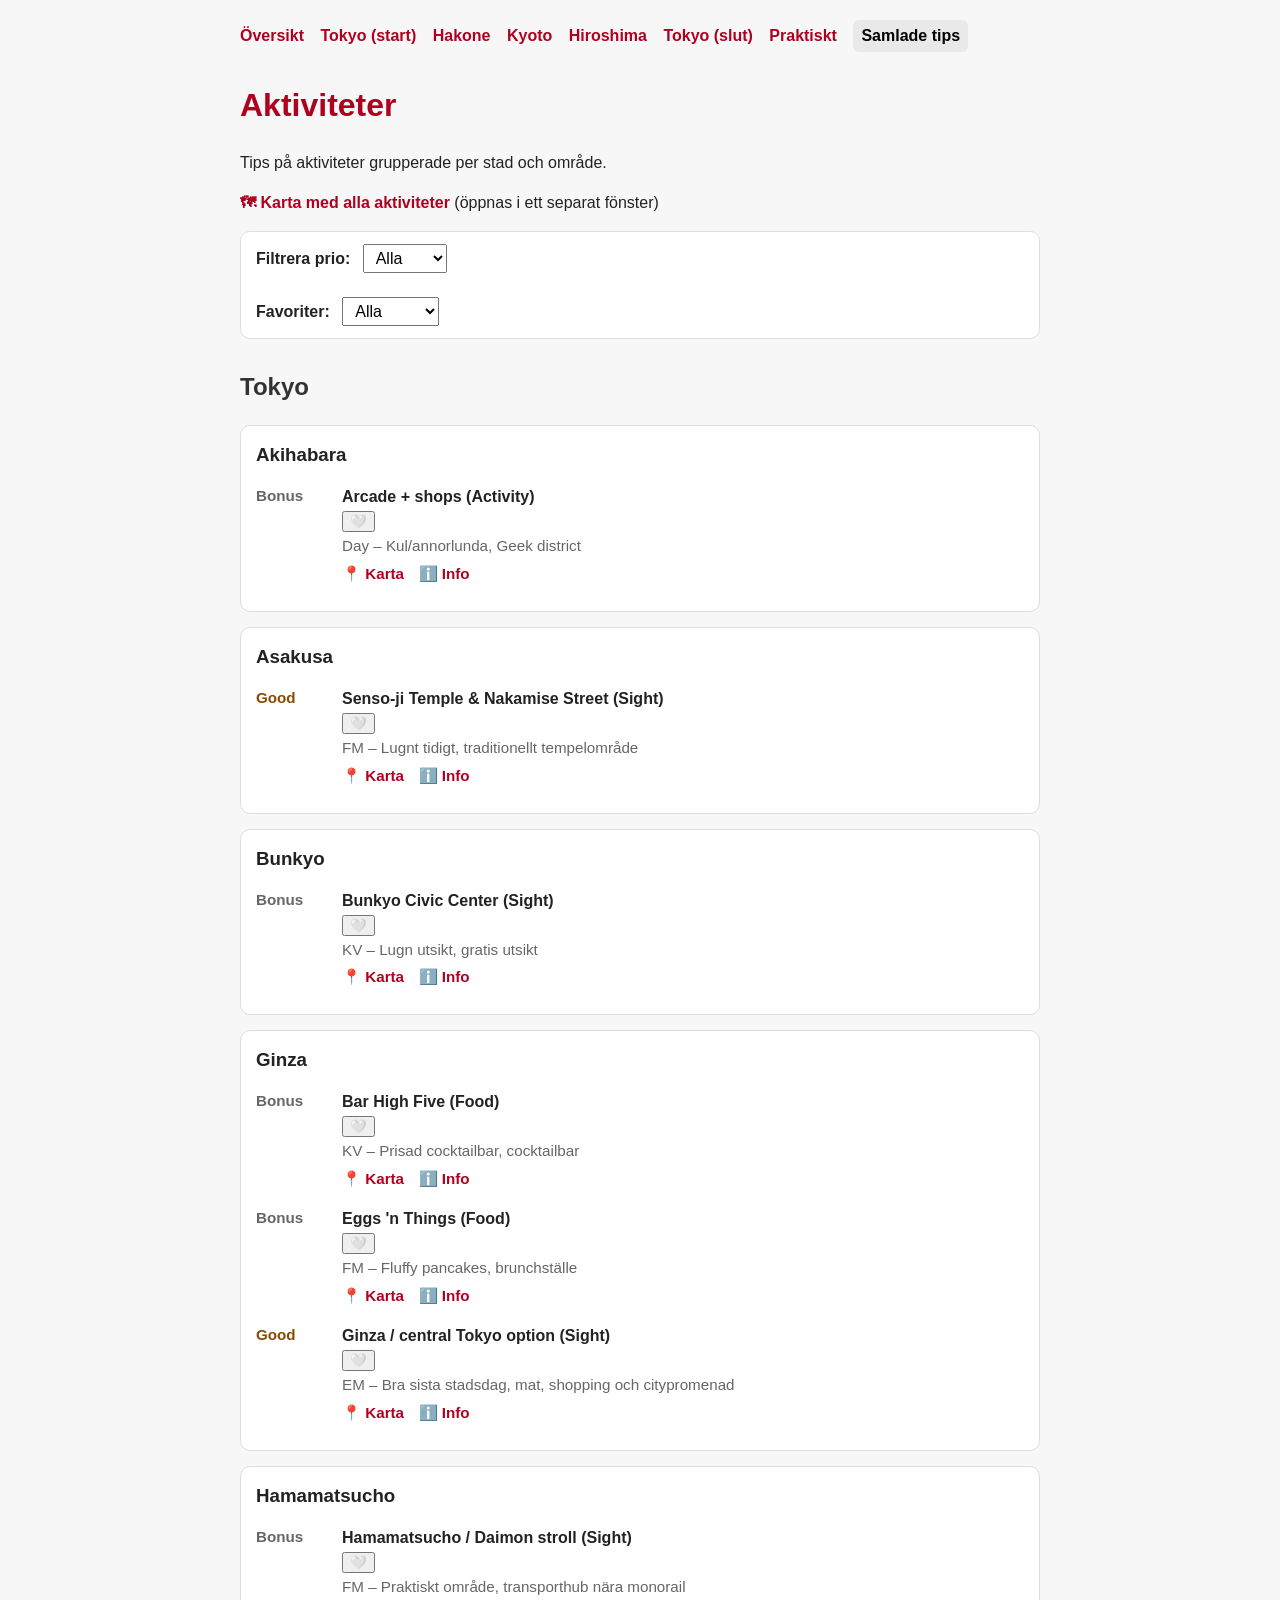
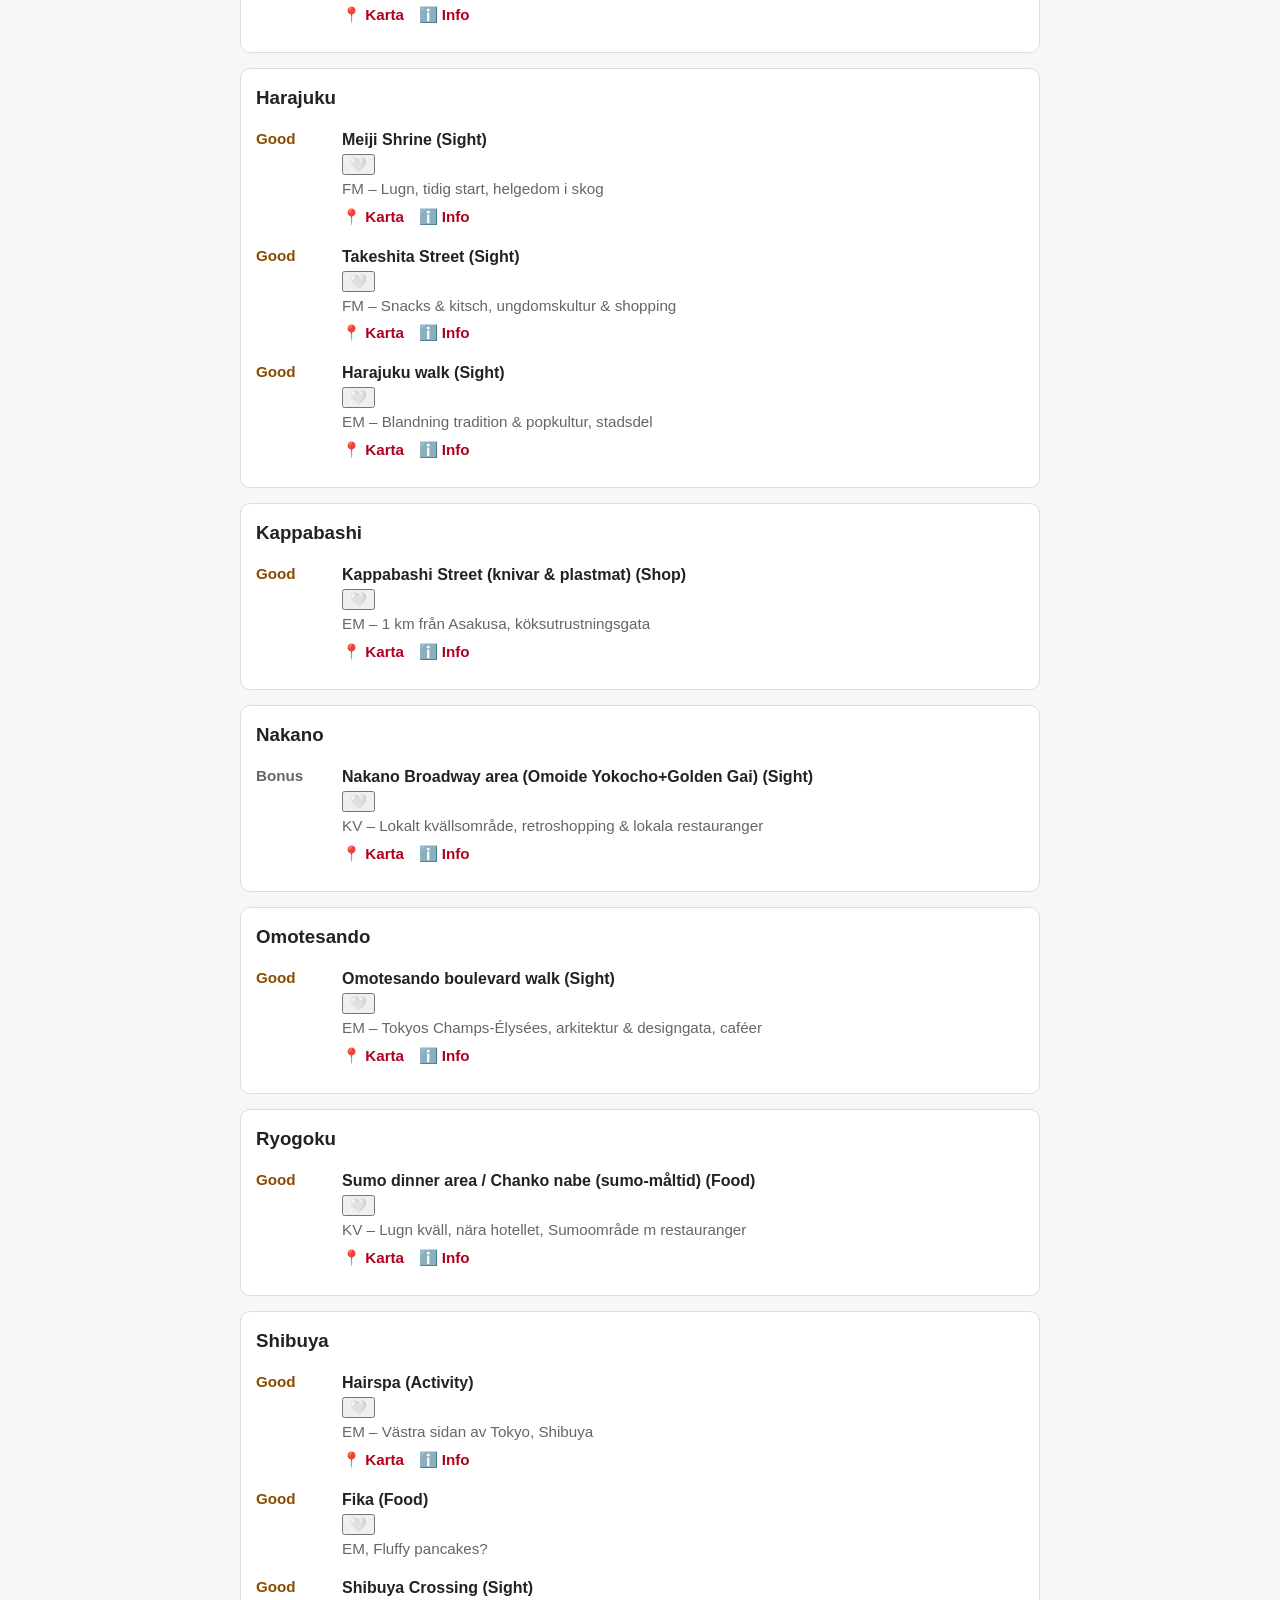
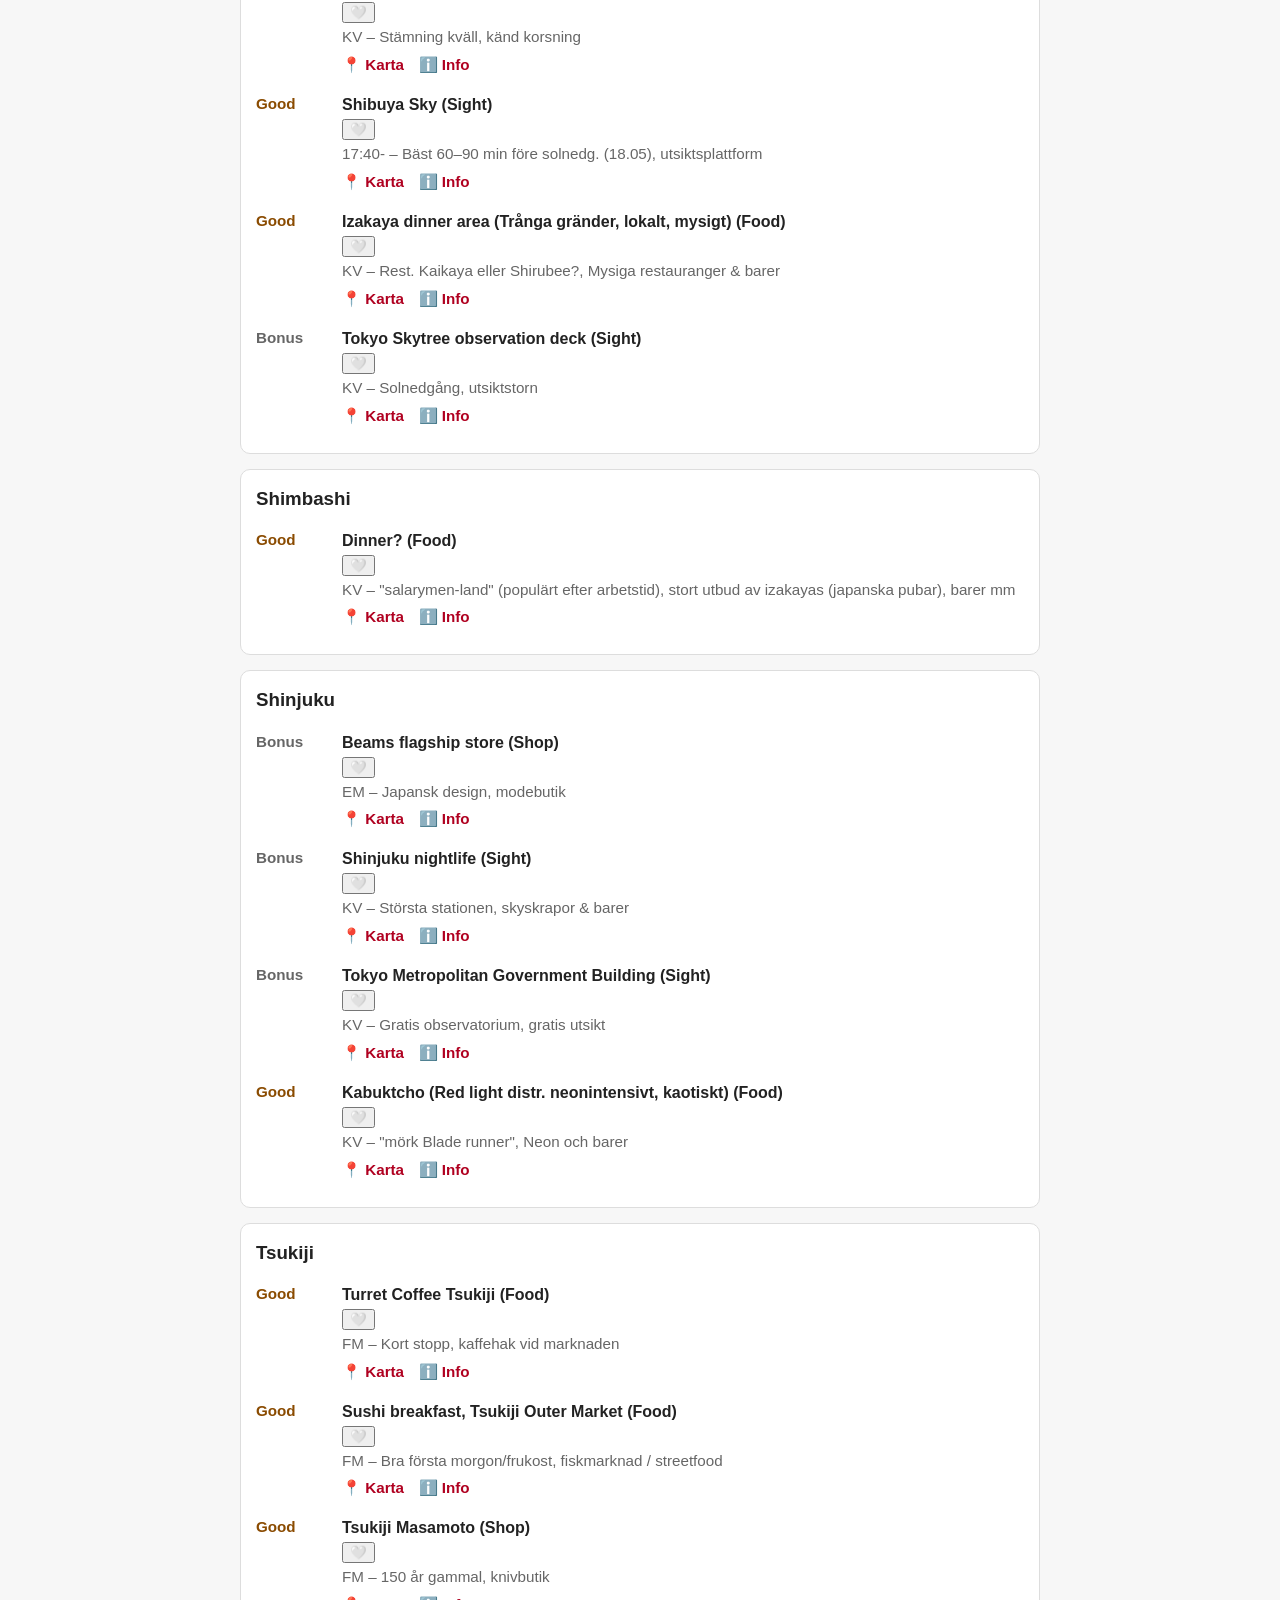
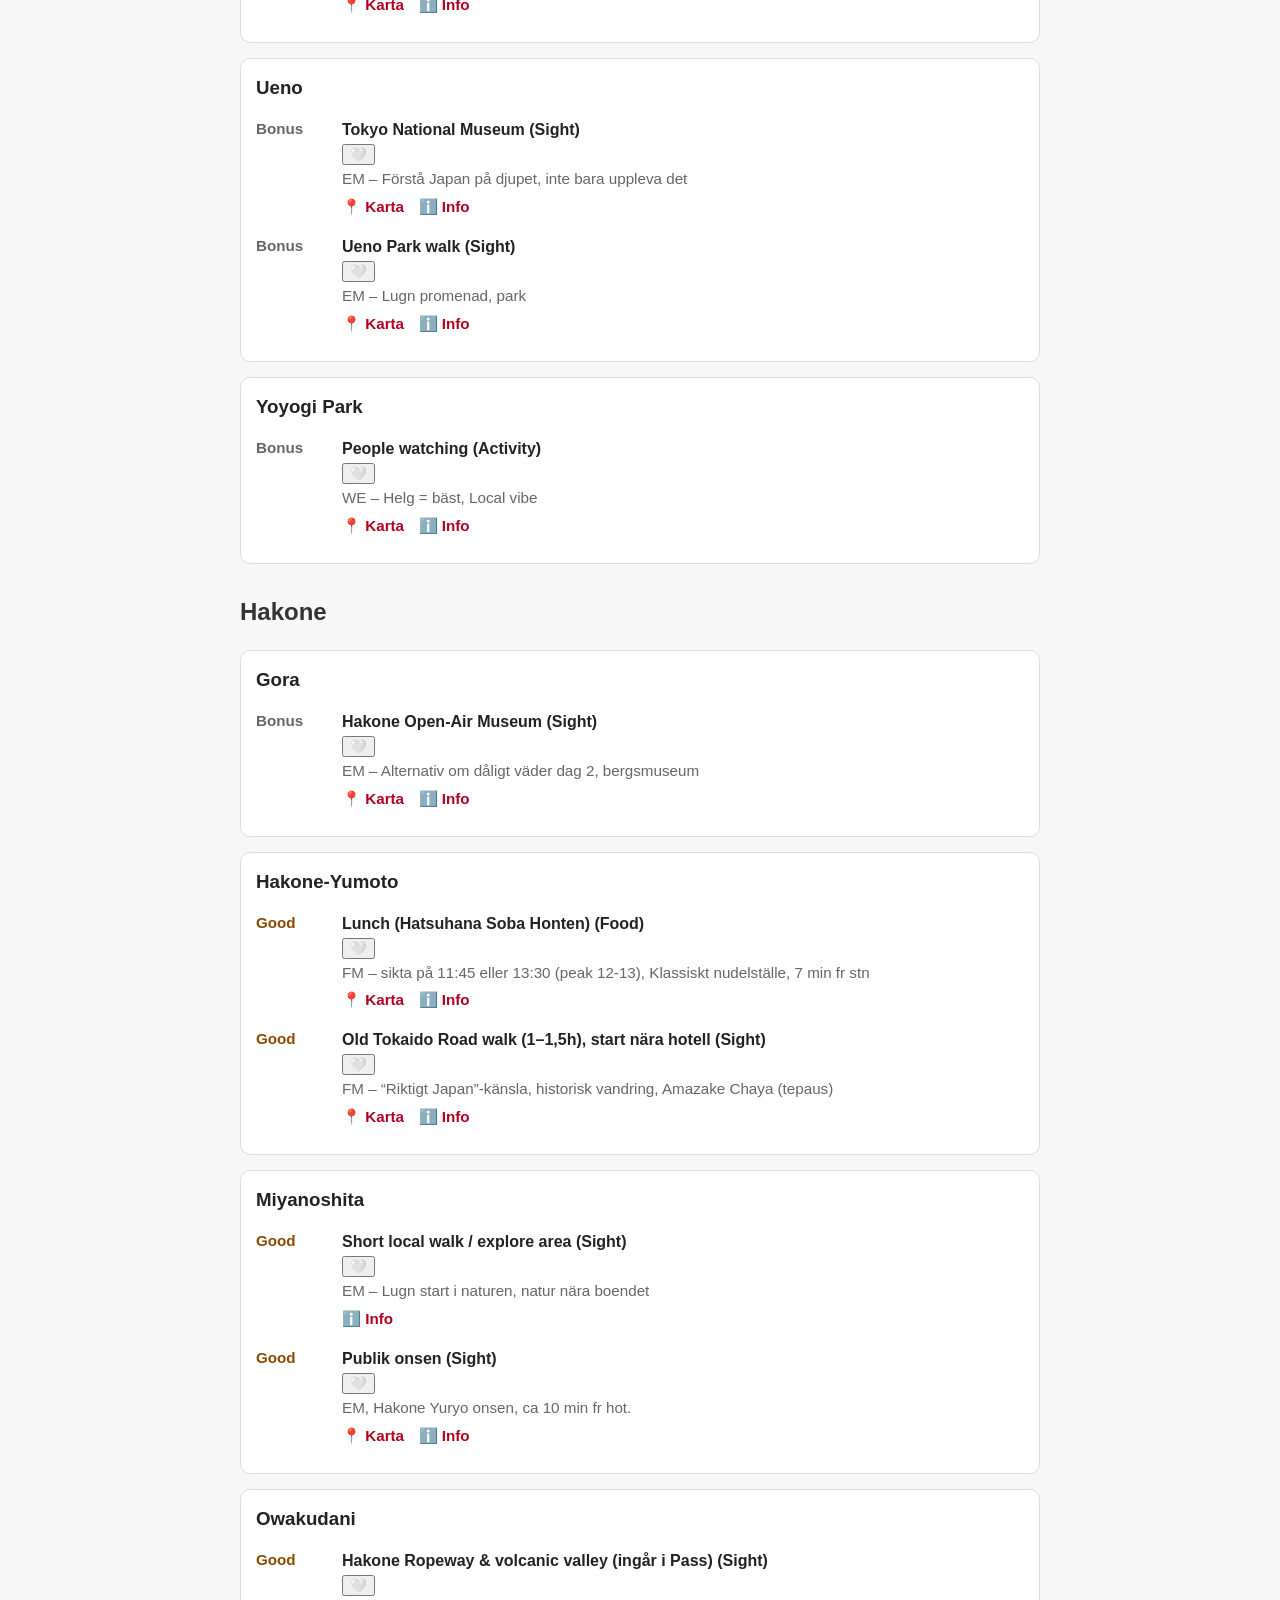
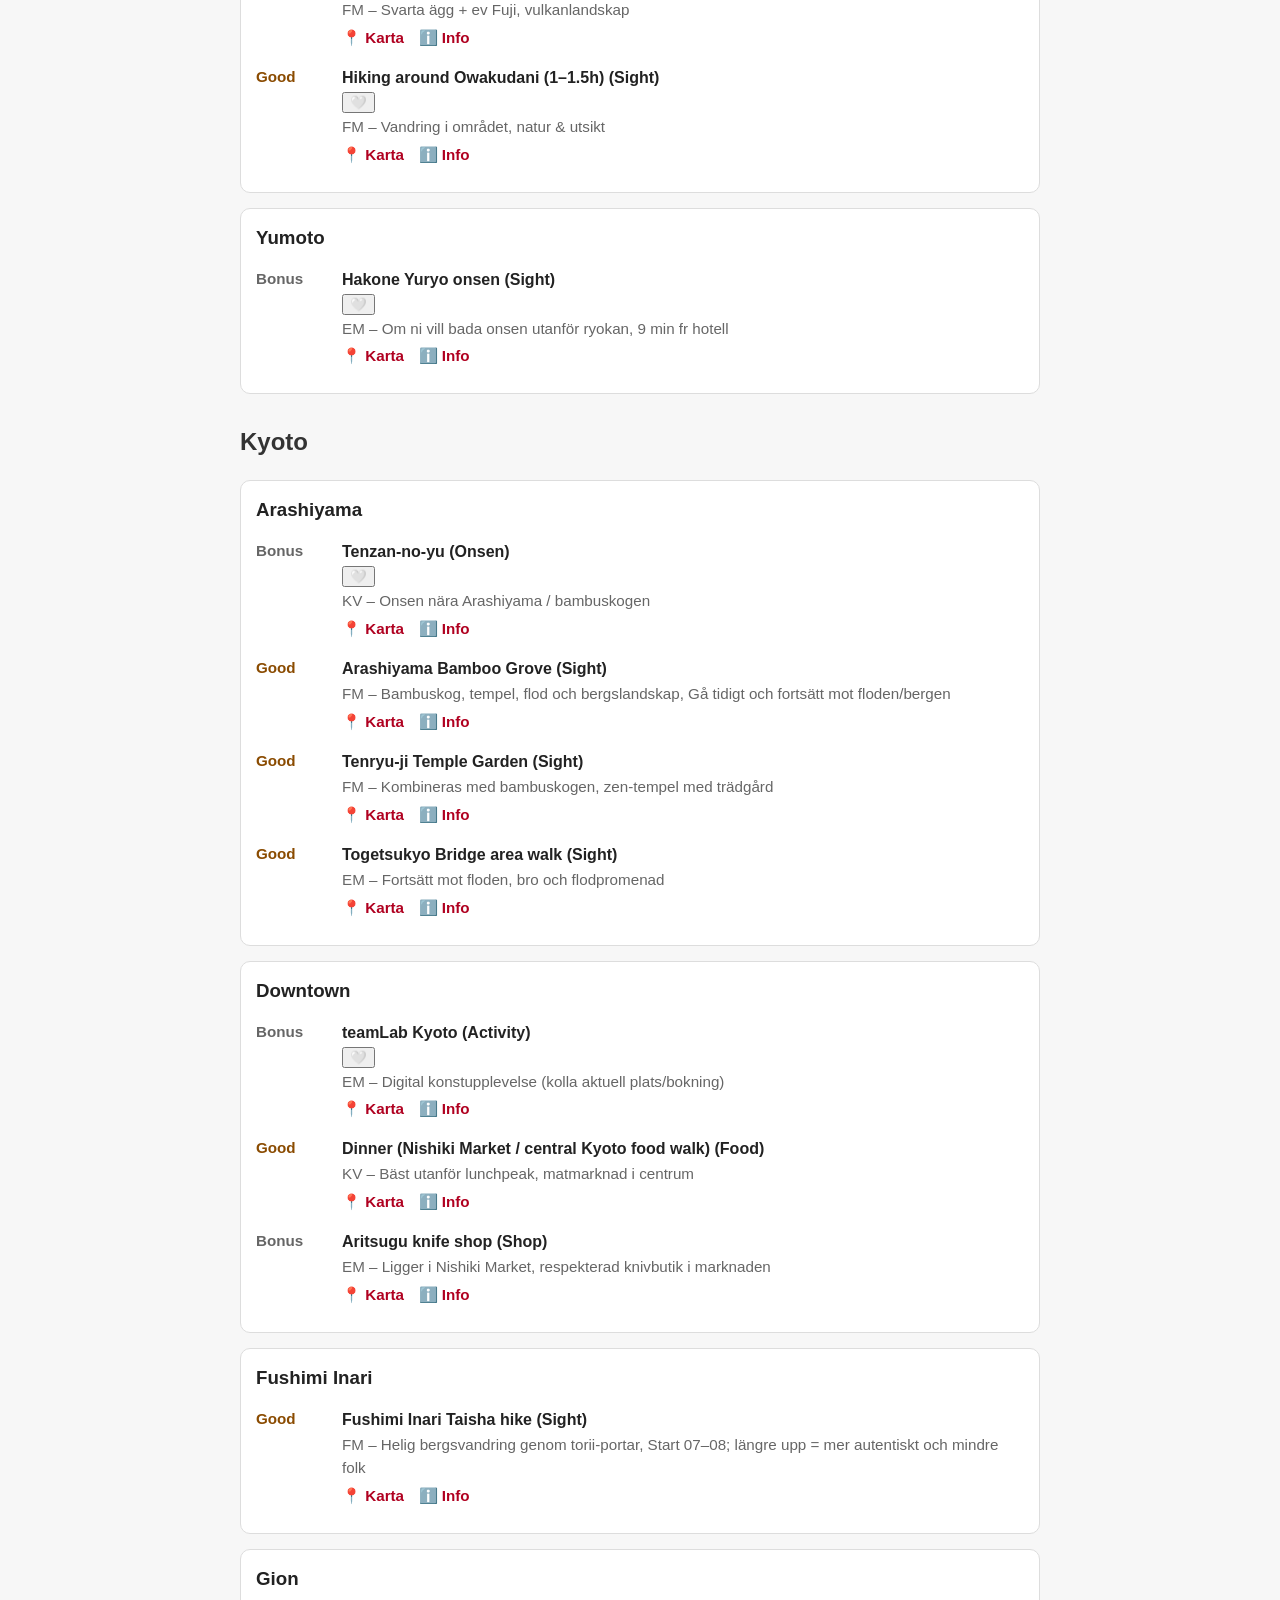
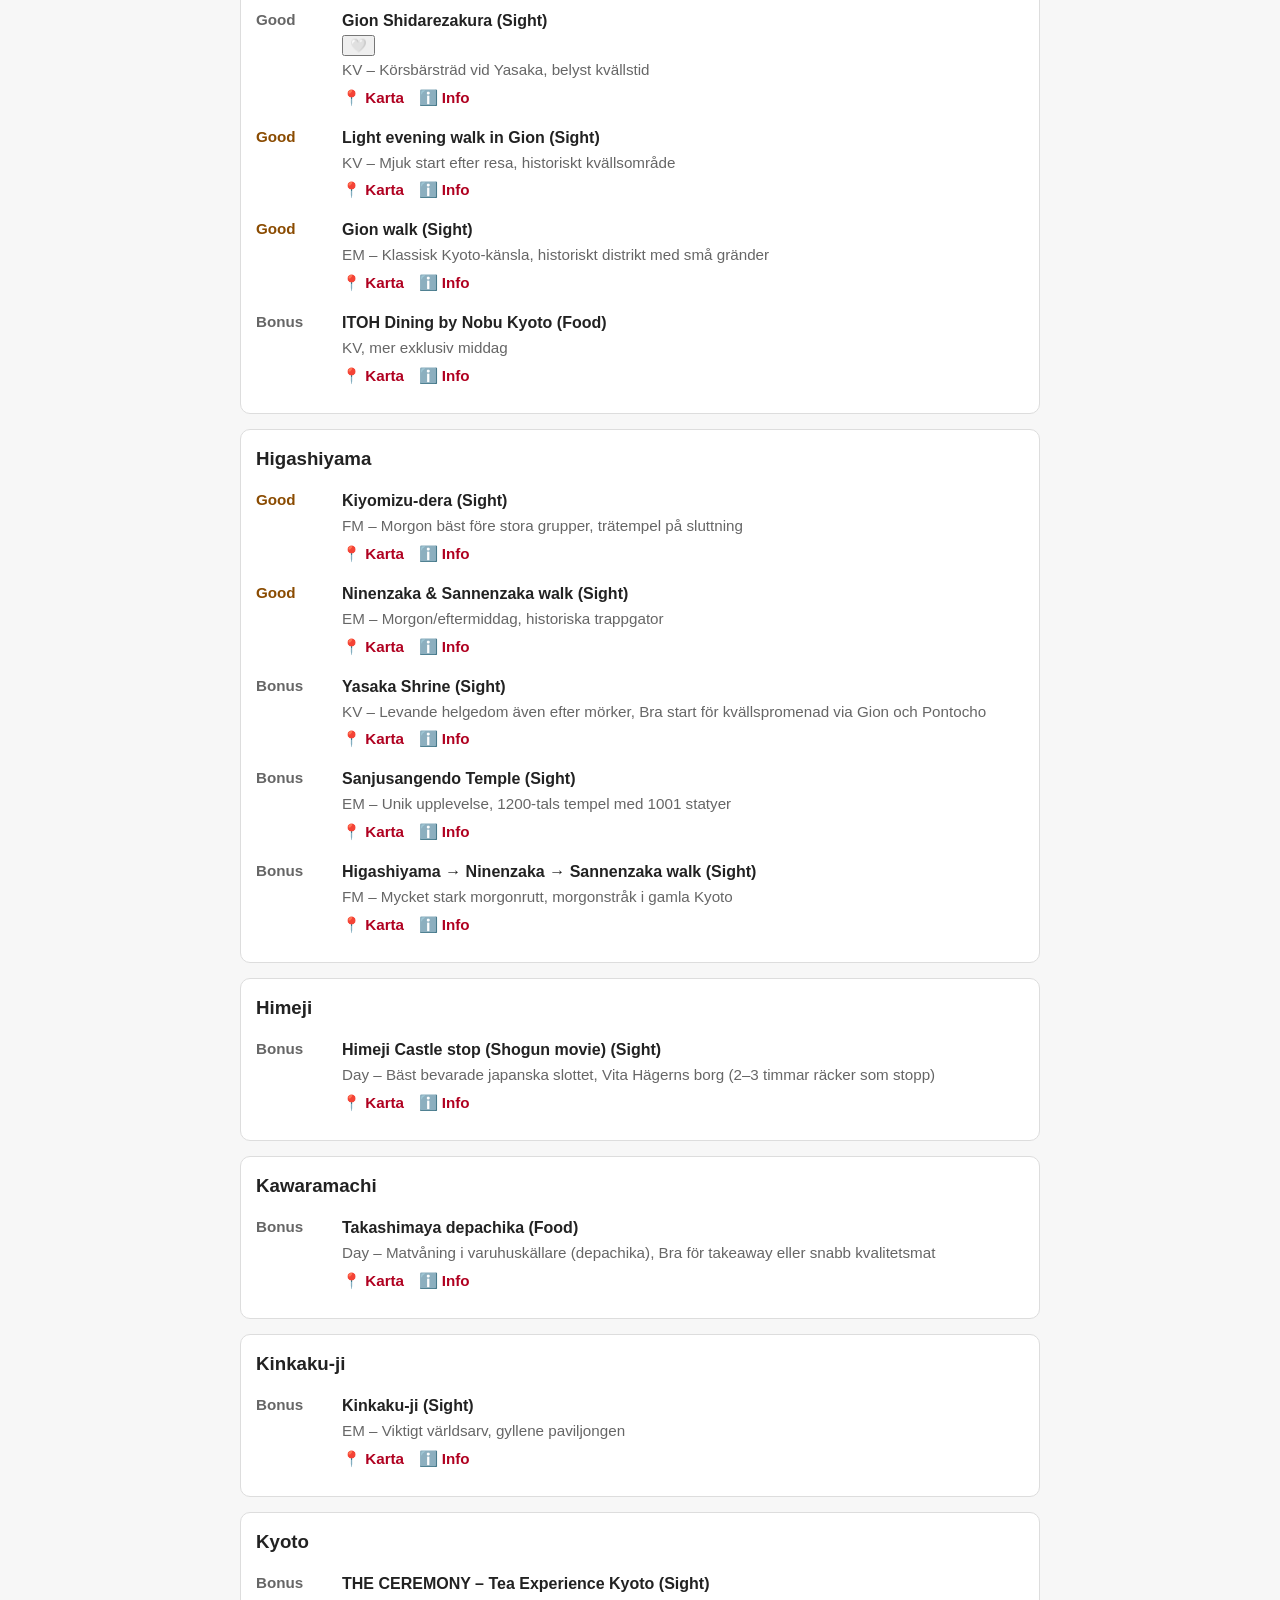
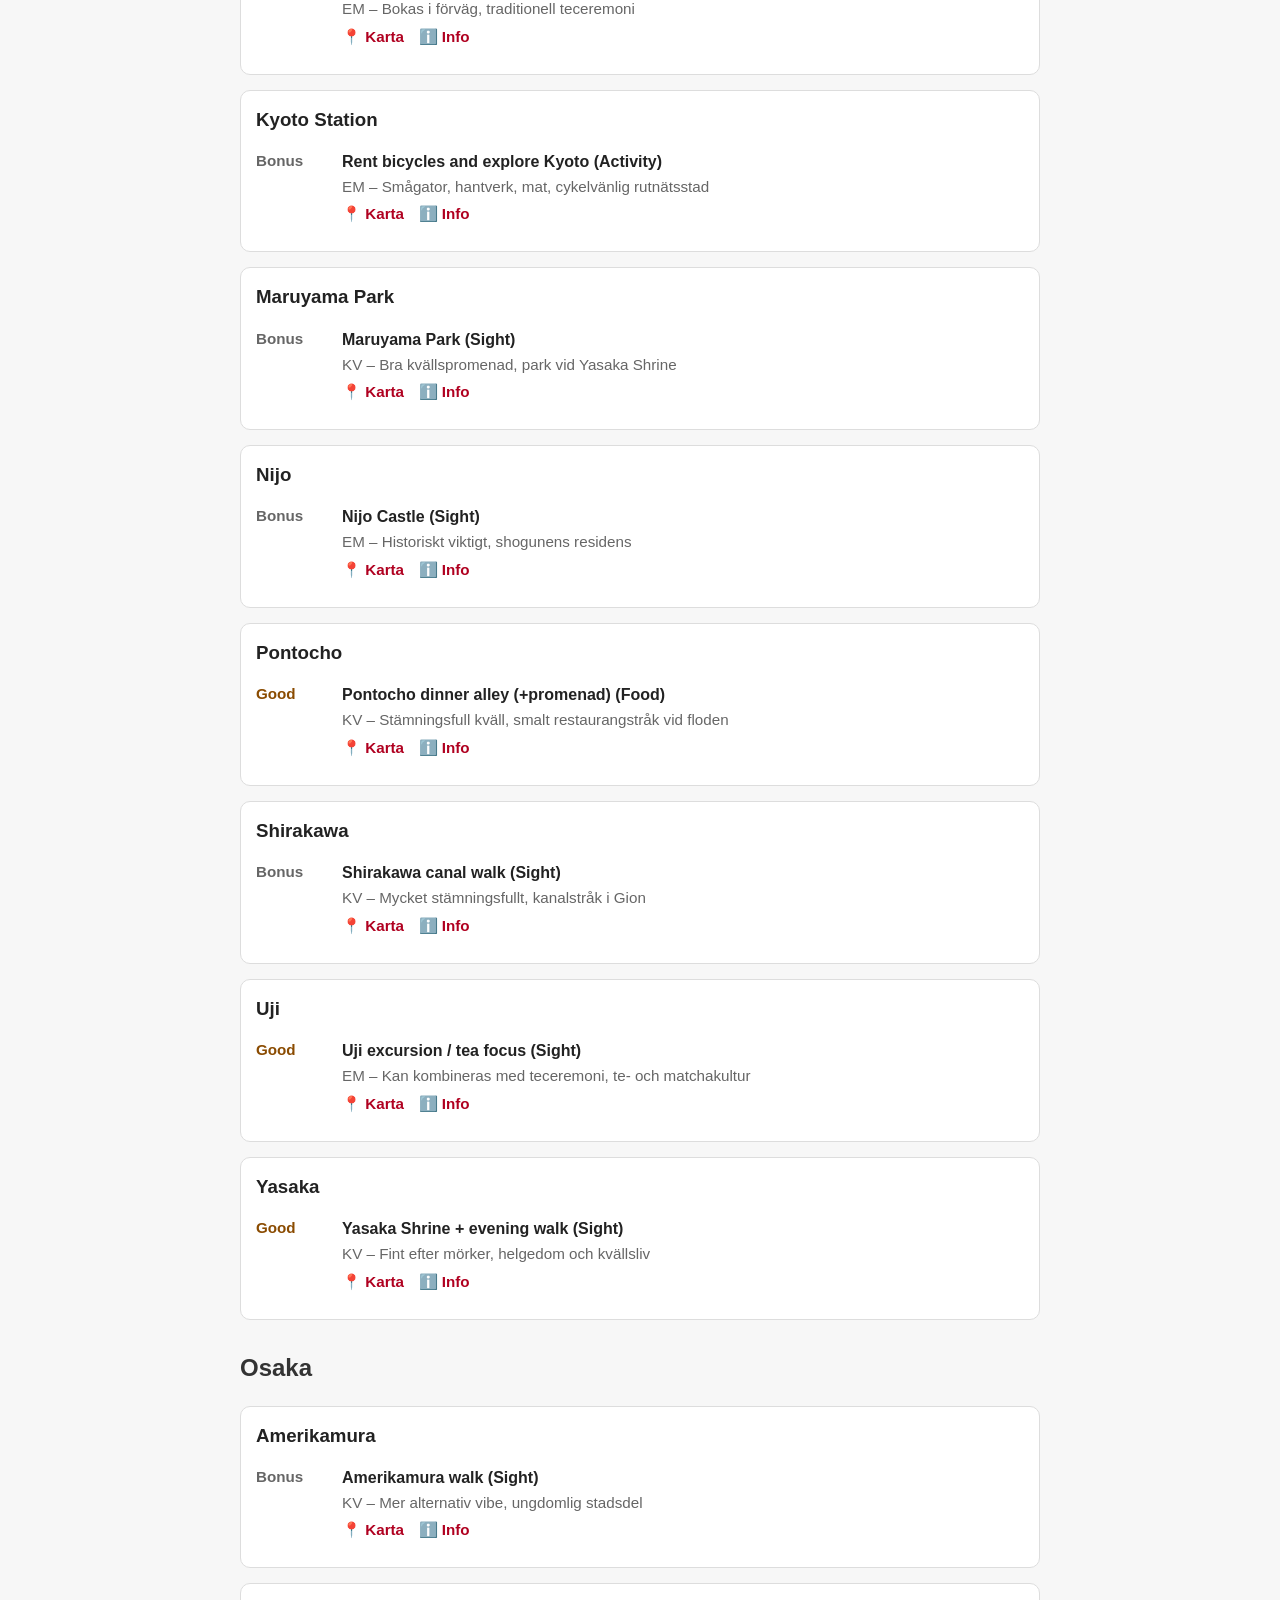
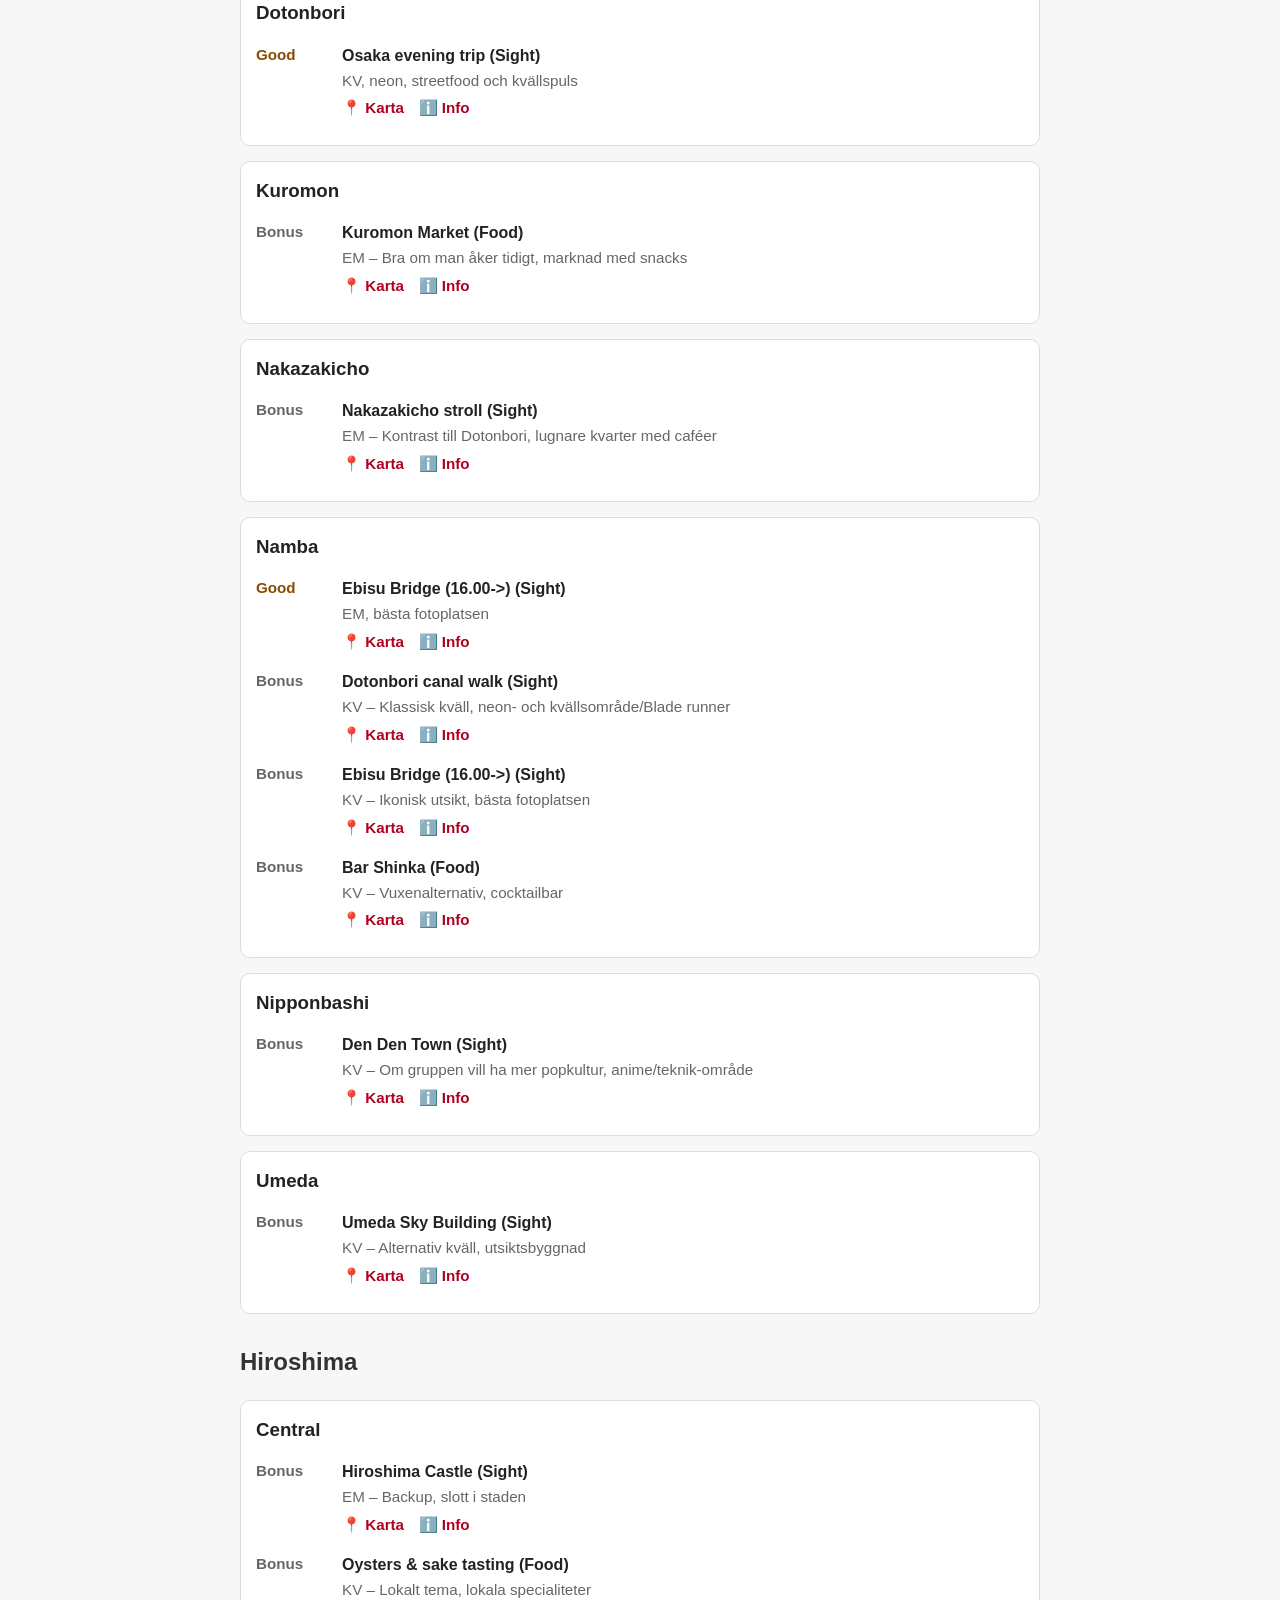
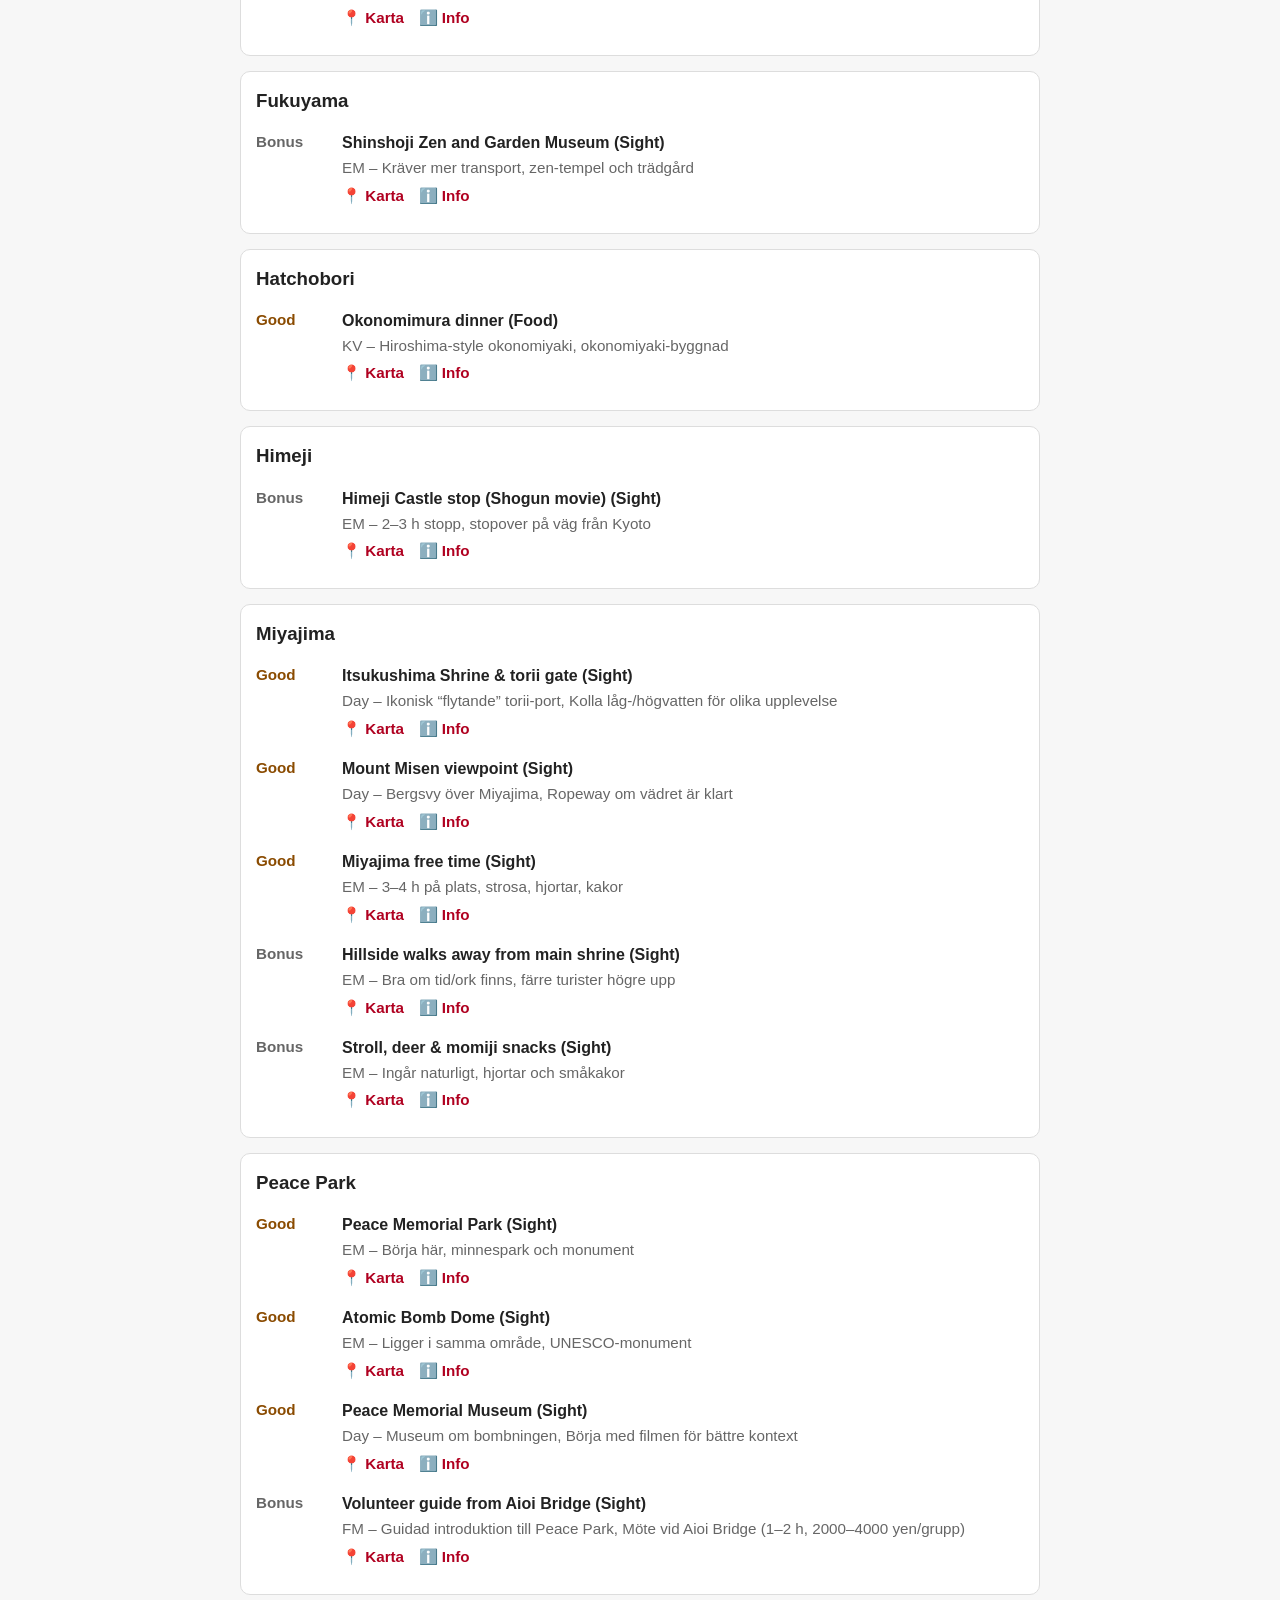
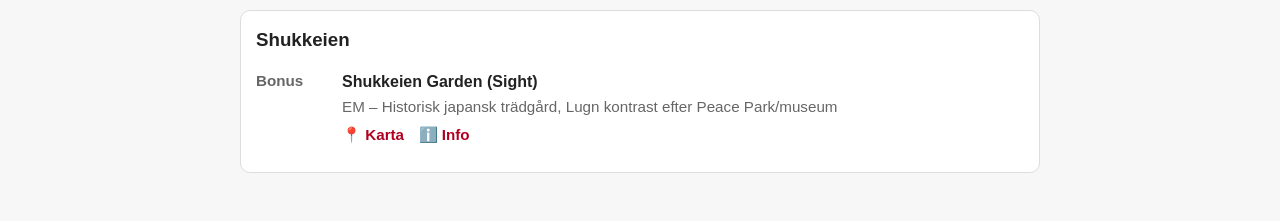
<file: areas_old.html>
<!DOCTYPE html>
<html lang="sv">
<head>
  <meta charset="UTF-8">
  <meta name="viewport" content="width=device-width, initial-scale=1.0">
  <title>Områden</title>
  <link rel="stylesheet" href="style.css?v=4">
  <style>
    .toolbar {
      background: white;
      border: 1px solid #ddd;
      border-radius: 10px;
      padding: 12px 15px;
      margin-bottom: 18px;
    }
    .toolbar label {
      font-weight: bold;
      margin-right: 8px;
    }
    .toolbar select {
      font-size: 1rem;
      padding: 4px 8px;
    }
    .city-group { margin-bottom: 28px; }
    .area-block {
      background: white;
      border: 1px solid #ddd;
      border-radius: 10px;
      padding: 15px;
      margin-bottom: 15px;
    }
    .area-block h3 {
      margin-top: 0;
      margin-bottom: 10px;
    }
    .activity-item {
      display: grid;
      grid-template-columns: 76px 1fr;
      gap: 10px;
      margin: 10px 0;
      padding-top: 6px;
    }
    .prio {
      font-weight: bold;
      font-size: 0.95rem;
      white-space: nowrap;
      color: #666;
    }
    .good-prio .prio { color: #8a4b00; }
    .bonus-prio .prio { color: #666; }
    .item-main .name {
      font-weight: bold;
    }
    .item-meta {
      color: #666;
      font-size: 0.95rem;
      margin-top: 2px;
    }
    .item-links {
      margin-top: 4px;
    }
    .item-links a {
      margin-right: 10px;
      font-size: 0.95rem;
    }
    @media (max-width: 640px) {
      .activity-item {
        grid-template-columns: 1fr;
        gap: 4px;
      }
      .prio {
        font-size: 0.9rem;
      }
    }
  </style>
</head>
<body>

<div class="menu">
  <a href="index.html">Översikt</a>
  <a href="tokyo_3_5.html">Tokyo (start)</a>
  <a href="hakone.html">Hakone</a>
  <a href="kyoto.html">Kyoto</a>
  <a href="hiroshima.html">Hiroshima</a>
  <a href="tokyo_12_14.html">Tokyo (slut)</a>
  <a href="practical.html">Praktiskt</a>
  <a href="areas.html" class="active">Samlade tips</a>
</div>

<h1>Aktiviteter</h1>
<p>Tips på aktiviteter grupperade per stad och område.</p>

<p>
  <a href="https://www.google.com/maps/d/viewer?mid=1NEKltZ9swsaoMFm5Di4IIX3zMaCpUF0" target="_blank" rel="noopener noreferrer">
    🗺 Karta med alla aktiviteter
  </a>
<span class="note">(öppnas i ett separat fönster)</span>
</p>

<div class="toolbar">
  <label for="prioFilter">Filtrera prio:</label>
  <select id="prioFilter">
    <option value="all">Alla</option>
    <option value="good">Good</option>
    <option value="bonus">Bonus</option>
  </select>
<br>
<br>
  <label for="favFilter">Favoriter:</label>
<select id="favFilter">
  <option value="all">Alla</option>
  <option value="favorites">Bara ❤️</option>
</select>
</div>

<div class="city-group">
<h2>Tokyo</h2>
<div class="area-block">
<h3>Akihabara</h3>
<div class="activity-item bonus-prio" data-prio="bonus">
  <div class="prio">Bonus</div>
  <div class="item-main">
    <div class="name-row">
  <div class="name">Arcade + shops (Activity)</div>
  <button class="heart-btn" type="button" aria-label="Markera favorit">🤍</button>
</div>
    <div class="item-meta">Day – Kul/annorlunda, Geek district</div>
    <div class="item-links"><a href="https://maps.google.com/?q=Akihabara+GIGO+Tokyo+Japan" target="_blank" rel="noopener noreferrer">📍 Karta</a> <a href="https://www.google.com/search?q=Arcade%20%2B%20shops%20nan" target="_blank" rel="noopener noreferrer">ℹ️ Info</a></div>
  </div>
</div>
</div>
<div class="area-block">
<h3>Asakusa</h3>
<div class="activity-item good-prio" data-prio="good">
  <div class="prio">Good</div>
  <div class="item-main">
   <div class="name-row">
  <div class="name">Senso-ji Temple &amp; Nakamise Street (Sight)</div>
  <button class="heart-btn" type="button" aria-label="Markera favorit">🤍</button>
</div>
    <div class="item-meta">FM – Lugnt tidigt, traditionellt tempelområde</div>
    <div class="item-links"><a href="https://maps.google.com/?q=Senso-ji+Temple+Tokyo+Japan" target="_blank" rel="noopener noreferrer">📍 Karta</a> <a href="https://www.google.com/search?q=Senso-ji%20Temple%20%26%20Nakamise%20Street%20Tokyo" target="_blank" rel="noopener noreferrer">ℹ️ Info</a></div>
  </div>
</div>
</div>
<div class="area-block">
<h3>Bunkyo</h3>
<div class="activity-item bonus-prio" data-prio="bonus">
  <div class="prio">Bonus</div>
  <div class="item-main">
    <div class="name-row">
  <div class="name">Bunkyo Civic Center (Sight)</div>
  <button class="heart-btn" type="button" aria-label="Markera favorit">🤍</button>
</div>
    <div class="item-meta">KV – Lugn utsikt, gratis utsikt</div>
    <div class="item-links"><a href="https://maps.google.com/?q=Bunkyo+Civic+Center+Tokyo+Japan" target="_blank" rel="noopener noreferrer">📍 Karta</a> <a href="https://www.google.com/search?q=Bunkyo%20Civic%20Center%20nan" target="_blank" rel="noopener noreferrer">ℹ️ Info</a></div>
  </div>
</div>
</div>
<div class="area-block">
<h3>Ginza</h3>
<div class="activity-item bonus-prio" data-prio="bonus">
  <div class="prio">Bonus</div>
  <div class="item-main">
  <div class="name-row">
  <div class="name">Bar High Five (Food)</div>
  <button class="heart-btn" type="button" aria-label="Markera favorit">🤍</button>
</div>  
    <div class="item-meta">KV – Prisad cocktailbar, cocktailbar</div>
    <div class="item-links"><a href="https://maps.google.com/?q=Bar+High+Five+Tokyo+Japan" target="_blank" rel="noopener noreferrer">📍 Karta</a> <a href="https://www.google.com/search?q=Bar%20High%20Five%20nan" target="_blank" rel="noopener noreferrer">ℹ️ Info</a></div>
  </div>
</div>
<div class="activity-item bonus-prio" data-prio="bonus">
  <div class="prio">Bonus</div>
  <div class="item-main">
    <div class="name-row">
  <div class="name">Eggs &#x27;n Things (Food)</div>
  <button class="heart-btn" type="button" aria-label="Markera favorit">🤍</button>
</div>
    <div class="item-meta">FM – Fluffy pancakes, brunchställe</div>
    <div class="item-links"><a href="https://maps.google.com/?q=Eggs+%27n+Things+Tokyo+Japan" target="_blank" rel="noopener noreferrer">📍 Karta</a> <a href="https://www.google.com/search?q=Eggs%20%27n%20Things%20nan" target="_blank" rel="noopener noreferrer">ℹ️ Info</a></div>
  </div>
</div>
<div class="activity-item good-prio" data-prio="good">
  <div class="prio">Good</div>
  <div class="item-main">
    <div class="name-row">
  <div class="name">Ginza / central Tokyo option (Sight)</div>
  <button class="heart-btn" type="button" aria-label="Markera favorit">🤍</button>
</div>
    <div class="item-meta">EM – Bra sista stadsdag, mat, shopping och citypromenad</div>
    <div class="item-links"><a href="https://maps.google.com/?q=Ginza+district+Tokyo+Japan" target="_blank" rel="noopener noreferrer">📍 Karta</a> <a href="https://www.google.com/search?q=Ginza%20/%20central%20Tokyo%20option%20nan" target="_blank" rel="noopener noreferrer">ℹ️ Info</a></div>
  </div>
</div>
</div>
<div class="area-block">
<h3>Hamamatsucho</h3>
<div class="activity-item bonus-prio" data-prio="bonus">
  <div class="prio">Bonus</div>
  <div class="item-main">
    <div class="name-row">
  <div class="name">Hamamatsucho / Daimon stroll (Sight)</div>
  <button class="heart-btn" type="button" aria-label="Markera favorit">🤍</button>
</div>
    <div class="item-meta">FM – Praktiskt område, transporthub nära monorail</div>
    <div class="item-links"><a href="https://maps.google.com/?q=Hamamatsucho+Station+Tokyo+Japan" target="_blank" rel="noopener noreferrer">📍 Karta</a> <a href="https://www.google.com/search?q=Hamamatsucho%20/%20Daimon%20stroll%20nan" target="_blank" rel="noopener noreferrer">ℹ️ Info</a></div>
  </div>
</div>
</div>
<div class="area-block">
<h3>Harajuku</h3>
<div class="activity-item good-prio" data-prio="good">
  <div class="prio">Good</div>
  <div class="item-main">
  <div class="name-row">
  <div class="name">Meiji Shrine (Sight)</div>
  <button class="heart-btn" type="button" aria-label="Markera favorit">🤍</button>
</div>  
    <div class="item-meta">FM – Lugn, tidig start, helgedom i skog</div>
    <div class="item-links"><a href="https://maps.google.com/?q=Meiji+Shrine+Tokyo+Japan" target="_blank" rel="noopener noreferrer">📍 Karta</a> <a href="https://www.google.com/search?q=Meiji%20Shrine%20Tokyo" target="_blank" rel="noopener noreferrer">ℹ️ Info</a></div>
  </div>
</div>
<div class="activity-item good-prio" data-prio="good">
  <div class="prio">Good</div>
  <div class="item-main">
  <div class="name-row">
  <div class="name">Takeshita Street (Sight)</div>
  <button class="heart-btn" type="button" aria-label="Markera favorit">🤍</button>
</div>  
    <div class="item-meta">FM – Snacks &amp; kitsch, ungdomskultur &amp; shopping</div>
    <div class="item-links"><a href="https://maps.google.com/?q=Takeshita+Street+Tokyo+Japan" target="_blank" rel="noopener noreferrer">📍 Karta</a> <a href="https://www.google.com/search?q=Takeshita%20Street%20Tokyo" target="_blank" rel="noopener noreferrer">ℹ️ Info</a></div>
  </div>
</div>
<div class="activity-item good-prio" data-prio="good">
  <div class="prio">Good</div>
  <div class="item-main">
  <div class="name-row">
  <div class="name">Harajuku walk (Sight)</div>
  <button class="heart-btn" type="button" aria-label="Markera favorit">🤍</button>
</div>  
    <div class="item-meta">EM – Blandning tradition &amp; popkultur, stadsdel</div>
    <div class="item-links"><a href="https://maps.google.com/?q=Harajuku+Tokyo+Japan" target="_blank" rel="noopener noreferrer">📍 Karta</a> <a href="https://www.google.com/search?q=Harajuku%20walk%20Tokyo" target="_blank" rel="noopener noreferrer">ℹ️ Info</a></div>
  </div>
</div>
</div>
<div class="area-block">
<h3>Kappabashi</h3>
<div class="activity-item good-prio" data-prio="good">
  <div class="prio">Good</div>
  <div class="item-main">
  <div class="name-row">
  <div class="name">Kappabashi Street (knivar &amp; plastmat) (Shop)</div>
  <button class="heart-btn" type="button" aria-label="Markera favorit">🤍</button>
</div>  
    <div class="item-meta">EM – 1 km från Asakusa, köksutrustningsgata</div>
    <div class="item-links"><a href="https://maps.google.com/?q=Kappabashi+Street+Tokyo+Japan" target="_blank" rel="noopener noreferrer">📍 Karta</a> <a href="https://www.google.com/search?q=Kappabashi%20Street%20%28knivar%20%26%20plastmat%29%20Tokyo" target="_blank" rel="noopener noreferrer">ℹ️ Info</a></div>
  </div>
</div>
</div>
<div class="area-block">
<h3>Nakano</h3>
<div class="activity-item bonus-prio" data-prio="bonus">
  <div class="prio">Bonus</div>
  <div class="item-main">
  <div class="name-row">
  <div class="name">Nakano Broadway area (Omoide Yokocho+Golden Gai) (Sight)</div>
  <button class="heart-btn" type="button" aria-label="Markera favorit">🤍</button>
</div>  
    <div class="item-meta">KV – Lokalt kvällsområde, retroshopping &amp; lokala restauranger</div>
    <div class="item-links"><a href="https://maps.google.com/?q=Nakano+Broadway+Tokyo+Japan" target="_blank" rel="noopener noreferrer">📍 Karta</a> <a href="https://www.google.com/search?q=Nakano%20Broadway%20area%20%28Omoide%20Yokocho%2BGolden%20Gai%29%20nan" target="_blank" rel="noopener noreferrer">ℹ️ Info</a></div>
  </div>
</div>
</div>
<div class="area-block">
<h3>Omotesando</h3>
<div class="activity-item good-prio" data-prio="good">
  <div class="prio">Good</div>
  <div class="item-main">
   <div class="name-row">
  <div class="name">Omotesando boulevard walk (Sight)</div>
  <button class="heart-btn" type="button" aria-label="Markera favorit">🤍</button>
</div> 
    <div class="item-meta">EM – Tokyos Champs-Élysées, arkitektur &amp; designgata, caféer</div>
    <div class="item-links"><a href="https://maps.google.com/?q=Omotesando+Tokyo+Japan" target="_blank" rel="noopener noreferrer">📍 Karta</a> <a href="https://www.google.com/search?q=Omotesando%20boulevard%20walk%20Tokyo" target="_blank" rel="noopener noreferrer">ℹ️ Info</a></div>
  </div>
</div>
</div>
<div class="area-block">
<h3>Ryogoku</h3>
<div class="activity-item good-prio" data-prio="good">
  <div class="prio">Good</div>
  <div class="item-main">
    <div class="name-row">
  <div class="name">Sumo dinner area / Chanko nabe (sumo-måltid) (Food)</div>
  <button class="heart-btn" type="button" aria-label="Markera favorit">🤍</button>
</div>  
    <div class="item-meta">KV – Lugn kväll, nära hotellet, Sumoområde m restauranger</div>
    <div class="item-links"><a href="https://maps.google.com/?q=Chanko+nabe+dinner+area+Tokyo+Japan" target="_blank" rel="noopener noreferrer">📍 Karta</a> <a href="https://www.google.com/search?q=Sumo%20dinner%20area%20/%20Chanko%20nabe%20%28sumo-m%C3%A5ltid%29%20Tokyo" target="_blank" rel="noopener noreferrer">ℹ️ Info</a></div>
  </div>
  
</div>
</div>
<div class="area-block">
<h3>Shibuya</h3>
<div class="activity-item good-prio" data-prio="good">
  <div class="prio">Good</div>
  <div class="item-main">

    <div class="name-row">
      <div class="name">Hairspa (Activity)</div>
      <button class="heart-btn" type="button" aria-label="Markera favorit">🤍</button>
    </div>

    <div class="item-meta">EM – Västra sidan av Tokyo, Shibuya</div>

    <div class="item-links">
      <a href="https://maps.google.com/?q=Hair+spa+Shibuya+Tokyo" target="_blank" rel="noopener noreferrer">📍 Karta</a>
      <a href="https://www.google.com/search?q=hair+spa+shibuya+tokyo" target="_blank" rel="noopener noreferrer">ℹ️ Info</a>
    </div>

  </div>
  </div>
  <div class="activity-item good-prio" data-prio="good">
  <div class="prio">Good</div>
  <div class="item-main">
   <div class="name-row">
  <div class="name">Fika (Food)</div>
  <button class="heart-btn" type="button" aria-label="Markera favorit">🤍</button>
</div> 
    <div class="item-meta">EM, Fluffy pancakes?</div>
  </div>
</div>
<div class="activity-item good-prio" data-prio="good">
  <div class="prio">Good</div>
  <div class="item-main">
   <div class="name-row">
  <div class="name">Shibuya Crossing (Sight)</div>
  <button class="heart-btn" type="button" aria-label="Markera favorit">🤍</button>
</div> 
    <div class="item-meta">KV – Stämning kväll, känd korsning</div>
    <div class="item-links"><a href="https://maps.google.com/?q=Shibuya+Crossing+Tokyo+Japan" target="_blank" rel="noopener noreferrer">📍 Karta</a> <a href="https://www.google.com/search?q=Shibuya%20Crossing%20Tokyo" target="_blank" rel="noopener noreferrer">ℹ️ Info</a></div>
  </div>
</div>
<div class="activity-item good-prio" data-prio="good">
  <div class="prio">Good</div>
  <div class="item-main">
  <div class="name-row">
  <div class="name">Shibuya Sky (Sight)</div>
  <button class="heart-btn" type="button" aria-label="Markera favorit">🤍</button>
</div>  
    <div class="item-meta">17:40- – Bäst 60–90 min före solnedg. (18.05), utsiktsplattform</div>
    <div class="item-links"><a href="https://maps.google.com/?q=Shibuya+Sky+Tokyo+Japan" target="_blank" rel="noopener noreferrer">📍 Karta</a> <a href="https://www.google.com/search?q=Shibuya%20Sky%20Tokyo" target="_blank" rel="noopener noreferrer">ℹ️ Info</a></div>
  </div>
</div>
<div class="activity-item good-prio" data-prio="good">
  <div class="prio">Good</div>
  <div class="item-main">
   <div class="name-row">
  <div class="name">Izakaya dinner area (Trånga gränder, lokalt, mysigt) (Food)</div>
  <button class="heart-btn" type="button" aria-label="Markera favorit">🤍</button>
</div> 
    <div class="item-meta">KV – Rest. Kaikaya eller Shirubee?, Mysiga restauranger &amp; barer</div>
    <div class="item-links"><a href="https://maps.google.com/?q=Shibuya+night+district+Tokyo+Japan" target="_blank" rel="noopener noreferrer">📍 Karta</a> <a href="https://www.google.com/search?q=Izakaya%20dinner%20area%20%28Tr%C3%A5nga%20gr%C3%A4nder%2C%20lokalt%2C%20mysigt%29%20Tokyo" target="_blank" rel="noopener noreferrer">ℹ️ Info</a></div>
  </div>
</div>
<div class="activity-item bonus-prio" data-prio="bonus">
  <div class="prio">Bonus</div>
  <div class="item-main">
   <div class="name-row">
  <div class="name">Tokyo Skytree observation deck (Sight)</div>
  <button class="heart-btn" type="button" aria-label="Markera favorit">🤍</button>
</div> 
    <div class="item-meta">KV – Solnedgång, utsiktstorn</div>
    <div class="item-links"><a href="https://maps.google.com/?q=Tokyo+Skytree+Tokyo+Japan" target="_blank" rel="noopener noreferrer">📍 Karta</a> <a href="https://www.google.com/search?q=Tokyo%20Skytree%20observation%20deck%20nan" target="_blank" rel="noopener noreferrer">ℹ️ Info</a></div>
  </div>
</div>
</div>
<div class="area-block">
<h3>Shimbashi</h3>
<div class="activity-item good-prio" data-prio="good">
  <div class="prio">Good</div>
  <div class="item-main">
  <div class="name-row">
  <div class="name">Dinner? (Food)</div>
  <button class="heart-btn" type="button" aria-label="Markera favorit">🤍</button>
</div>  
    <div class="item-meta">KV – &quot;salarymen-land&quot; (populärt efter arbetstid), stort utbud av izakayas (japanska pubar), barer mm</div>
    <div class="item-links"><a href="https://maps.google.com/?q=Shimbashi+Tokyo+Japan" target="_blank" rel="noopener noreferrer">📍 Karta</a> <a href="https://www.google.com/search?q=Dinner%3F%20Shimbashi%20/%20nearby%20evening%20option%20nan" target="_blank" rel="noopener noreferrer">ℹ️ Info</a></div>
  </div>
</div>
</div>
<div class="area-block">
<h3>Shinjuku</h3>
<div class="activity-item bonus-prio" data-prio="bonus">
  <div class="prio">Bonus</div>
  <div class="item-main">
  <div class="name-row">
  <div class="name">Beams flagship store (Shop)</div>
  <button class="heart-btn" type="button" aria-label="Markera favorit">🤍</button>
</div>  
    <div class="item-meta">EM – Japansk design, modebutik</div>
    <div class="item-links"><a href="https://maps.google.com/?q=Beams+Shinjuku+Tokyo+Japan" target="_blank" rel="noopener noreferrer">📍 Karta</a> <a href="https://www.google.com/search?q=Beams%20flagship%20store%20nan" target="_blank" rel="noopener noreferrer">ℹ️ Info</a></div>
  </div>
</div>
<div class="activity-item bonus-prio" data-prio="bonus">
  <div class="prio">Bonus</div>
  <div class="item-main">
  <div class="name-row">
  <div class="name">Shinjuku nightlife (Sight)</div>
  <button class="heart-btn" type="button" aria-label="Markera favorit">🤍</button>
</div>  
    <div class="item-meta">KV – Största stationen, skyskrapor &amp; barer</div>
    <div class="item-links"><a href="https://maps.google.com/?q=Shinjuku+night+district+Tokyo+Japan" target="_blank" rel="noopener noreferrer">📍 Karta</a> <a href="https://www.google.com/search?q=Shinjuku%20nightlife%20nan" target="_blank" rel="noopener noreferrer">ℹ️ Info</a></div>
  </div>
</div>
<div class="activity-item bonus-prio" data-prio="bonus">
  <div class="prio">Bonus</div>
  <div class="item-main">
  <div class="name-row">
  <div class="name">Tokyo Metropolitan Government Building (Sight)</div>
  <button class="heart-btn" type="button" aria-label="Markera favorit">🤍</button>
</div>  
    <div class="item-meta">KV – Gratis observatorium, gratis utsikt</div>
    <div class="item-links"><a href="https://maps.google.com/?q=Metropolitan+Government+Building+Tokyo+Japan" target="_blank" rel="noopener noreferrer">📍 Karta</a> <a href="https://www.google.com/search?q=Tokyo%20Metropolitan%20Government%20Building%20nan" target="_blank" rel="noopener noreferrer">ℹ️ Info</a></div>
  </div>
</div>
<div class="activity-item good-prio" data-prio="good">
  <div class="prio">Good</div>
  <div class="item-main">
  <div class="name-row">
  <div class="name">Kabuktcho (Red light distr. neonintensivt, kaotiskt) (Food)</div>
  <button class="heart-btn" type="button" aria-label="Markera favorit">🤍</button>
</div>  
    <div class="item-meta">KV – &quot;mörk Blade runner&quot;, Neon och barer</div>
    <div class="item-links"><a href="https://maps.google.com/?q=Shinjuku+night+district+Tokyo+Japan" target="_blank" rel="noopener noreferrer">📍 Karta</a> <a href="https://www.google.com/search?q=Kabuktcho%20%28Red%20light%20distr.%20neonintensivt%2C%20kaotiskt%29%20Tokyo" target="_blank" rel="noopener noreferrer">ℹ️ Info</a></div>
  </div>
</div>
</div>
<div class="area-block">
<h3>Tsukiji</h3>
<div class="activity-item good-prio" data-prio="good">
  <div class="prio">Good</div>
  <div class="item-main">
  <div class="name-row">
  <div class="name">Turret Coffee Tsukiji (Food)</div>
  <button class="heart-btn" type="button" aria-label="Markera favorit">🤍</button>
</div>  
    <div class="item-meta">FM – Kort stopp, kaffehak vid marknaden</div>
    <div class="item-links"><a href="https://maps.google.com/?q=Turret+Coffee+Tokyo+Japan" target="_blank" rel="noopener noreferrer">📍 Karta</a> <a href="https://www.google.com/search?q=Turret%20Coffee%20Tsukiji%3F%20Tokyo" target="_blank" rel="noopener noreferrer">ℹ️ Info</a></div>
  </div>
</div>
<div class="activity-item good-prio" data-prio="good">
  <div class="prio">Good</div>
  <div class="item-main">
  <div class="name-row">
  <div class="name">Sushi breakfast, Tsukiji Outer Market (Food)</div>
  <button class="heart-btn" type="button" aria-label="Markera favorit">🤍</button>
</div>  
    <div class="item-meta">FM – Bra första morgon/frukost, fiskmarknad / streetfood</div>
    <div class="item-links"><a href="https://maps.google.com/?q=Tsukiji+Outer+Market+Tokyo+Japan" target="_blank" rel="noopener noreferrer">📍 Karta</a> <a href="https://www.google.com/search?q=Sushi%20breakfast%2C%20Tsukiji%20Outer%20Market%20Tokyo" target="_blank" rel="noopener noreferrer">ℹ️ Info</a></div>
  </div>
</div>
<div class="activity-item good-prio" data-prio="good">
  <div class="prio">Good</div>
  <div class="item-main">
  <div class="name-row">
  <div class="name">Tsukiji Masamoto (Shop)</div>
  <button class="heart-btn" type="button" aria-label="Markera favorit">🤍</button>
</div>  
    <div class="item-meta">FM – 150 år gammal, knivbutik</div>
    <div class="item-links"><a href="https://maps.google.com/?q=Tsukiji+Masamoto+Tokyo+Japan" target="_blank" rel="noopener noreferrer">📍 Karta</a> <a href="https://www.google.com/search?q=Tsukiji%20Masamoto%20Tokyo" target="_blank" rel="noopener noreferrer">ℹ️ Info</a></div>
  </div>
</div>
</div>
<div class="area-block">
<h3>Ueno</h3>
<div class="activity-item bonus-prio" data-prio="bonus">
  <div class="prio">Bonus</div>
  <div class="item-main">

    <div class="name-row">
      <div class="name">Tokyo National Museum (Sight)</div>
      <button class="heart-btn" type="button" aria-label="Markera favorit">🤍</button>
    </div>

    <div class="item-meta">EM – Förstå Japan på djupet, inte bara uppleva det</div>

    <div class="item-links">
      <a href="https://maps.google.com/?q=Tokyo+National+Museum+Ueno" target="_blank" rel="noopener noreferrer">📍 Karta</a>
      <a href="https://www.google.com/search?q=Tokyo+National+Museum" target="_blank" rel="noopener noreferrer">ℹ️ Info</a>
    </div>

  </div>
</div>
  <div class="activity-item bonus-prio" data-prio="bonus">
  <div class="prio">Bonus</div>
  <div class="item-main">
  <div class="name-row">
  <div class="name">Ueno Park walk (Sight)</div>
  <button class="heart-btn" type="button" aria-label="Markera favorit">🤍</button>
</div>  
    <div class="item-meta">EM – Lugn promenad, park</div>
    <div class="item-links"><a href="https://maps.google.com/?q=Ueno+Park+Tokyo+Japan" target="_blank" rel="noopener noreferrer">📍 Karta</a> <a href="https://www.google.com/search?q=Ueno%20Park%20walk%20nan" target="_blank" rel="noopener noreferrer">ℹ️ Info</a></div>
  </div>
</div>
</div>
<div class="area-block">
<h3>Yoyogi Park</h3>
<div class="activity-item bonus-prio" data-prio="bonus">
  <div class="prio">Bonus</div>
  <div class="item-main">
   <div class="name-row">
  <div class="name">People watching (Activity)</div>
  <button class="heart-btn" type="button" aria-label="Markera favorit">🤍</button>
</div> 
    <div class="item-meta">WE – Helg = bäst, Local vibe</div>
    <div class="item-links"><a href="https://maps.google.com/?q=Yoyogi+Park+Tokyo+Japan" target="_blank" rel="noopener noreferrer">📍 Karta</a> <a href="https://www.google.com/search?q=People%20watching%20nan" target="_blank" rel="noopener noreferrer">ℹ️ Info</a></div>
  </div>
</div>
</div>
</div>
<div class="city-group">
<h2>Hakone</h2>
<div class="area-block">
<h3>Gora</h3>
<div class="activity-item bonus-prio" data-prio="bonus">
  <div class="prio">Bonus</div>
  <div class="item-main">
  <div class="name-row">
  <div class="name">Hakone Open-Air Museum (Sight)</div>
  <button class="heart-btn" type="button" aria-label="Markera favorit">🤍</button>
</div>  
    <div class="item-meta">EM – Alternativ om dåligt väder dag 2, bergsmuseum</div>
    <div class="item-links"><a href="https://maps.google.com/?q=Hakone+Open-Air+Museum+Hakone+Japan" target="_blank" rel="noopener noreferrer">📍 Karta</a> <a href="https://www.google.com/search?q=Hakone%20Open-Air%20Museum%20nan" target="_blank" rel="noopener noreferrer">ℹ️ Info</a></div>
  </div>
</div>
</div>
<div class="area-block">
<h3>Hakone-Yumoto</h3>
<div class="activity-item good-prio" data-prio="good">
  <div class="prio">Good</div>
  <div class="item-main">
   <div class="name-row">
  <div class="name">Lunch (Hatsuhana Soba Honten) (Food)</div>
  <button class="heart-btn" type="button" aria-label="Markera favorit">🤍</button>
</div> 
    <div class="item-meta">FM – sikta på 11:45 eller 13:30 (peak 12-13), Klassiskt nudelställe, 7 min fr stn</div>
    <div class="item-links"><a href="https://maps.google.com/?q=Hatsuhana+Soba+Honten+Hakone+Japan" target="_blank" rel="noopener noreferrer">📍 Karta</a> <a href="https://www.google.com/search?q=Lunch%20%28Hatsuhana%20Soba%20Honten%29%20nan" target="_blank" rel="noopener noreferrer">ℹ️ Info</a></div>
  </div>
</div>
<div class="activity-item good-prio" data-prio="good">
  <div class="prio">Good</div>
  <div class="item-main">
   <div class="name-row">
  <div class="name">Old Tokaido Road walk (1–1,5h), start nära hotell (Sight)</div>
  <button class="heart-btn" type="button" aria-label="Markera favorit">🤍</button>
</div> 
    <div class="item-meta">FM – “Riktigt Japan”-känsla, historisk vandring, Amazake Chaya (tepaus)</div>
    <div class="item-links"><a href="https://maps.google.com/?q=Hakone-Yumoto+Station+Hakone+Japan" target="_blank" rel="noopener noreferrer">📍 Karta</a> <a href="https://www.google.com/search?q=Old%20Tokaido%20Road%20walk%20%281%E2%80%931%2C5h%29%2C%20start%20n%C3%A4ra%20hotell%20nan" target="_blank" rel="noopener noreferrer">ℹ️ Info</a></div>
  </div>
</div>
</div>
<div class="area-block">
<h3>Miyanoshita</h3>
<div class="activity-item good-prio" data-prio="good">
  <div class="prio">Good</div>
  <div class="item-main">
 <div class="name-row">
  <div class="name">Short local walk / explore area (Sight)</div>
  <button class="heart-btn" type="button" aria-label="Markera favorit">🤍</button>
</div>   
    <div class="item-meta">EM – Lugn start i naturen, natur nära boendet</div>
    <div class="item-links"><a href="https://www.google.com/search?q=Short%20local%20walk%20/%20explore%20area%20nan" target="_blank" rel="noopener noreferrer">ℹ️ Info</a></div>
  </div>
</div>
<div class="activity-item good-prio" data-prio="good">
  <div class="prio">Good</div>
  <div class="item-main">
  <div class="name-row">
  <div class="name">Publik onsen (Sight)</div>
  <button class="heart-btn" type="button" aria-label="Markera favorit">🤍</button>
</div>  
    <div class="item-meta">EM, Hakone Yuryo onsen, ca 10 min fr hot.</div>
    <div class="item-links"><a href="https://maps.google.com/?q=Hakone+Yuryo+Hakone+Japan" target="_blank" rel="noopener noreferrer">📍 Karta</a> <a href="https://www.google.com/search?q=Publik%20onsen%3F%20nan" target="_blank" rel="noopener noreferrer">ℹ️ Info</a></div>
  </div>
</div>
</div>
<div class="area-block">
<h3>Owakudani</h3>
<div class="activity-item good-prio" data-prio="good">
  <div class="prio">Good</div>
  <div class="item-main">
  <div class="name-row">
  <div class="name">Hakone Ropeway &amp; volcanic valley (ingår i Pass) (Sight)</div>
  <button class="heart-btn" type="button" aria-label="Markera favorit">🤍</button>
</div>  
    <div class="item-meta">FM – Svarta ägg + ev Fuji, vulkanlandskap</div>
    <div class="item-links"><a href="https://maps.google.com/?q=Owakudani+Hakone+Japan" target="_blank" rel="noopener noreferrer">📍 Karta</a> <a href="https://www.google.com/search?q=Hakone%20Ropeway%20%26%20volcanic%20valley%20%28ing%C3%A5r%20i%20Pass%29%20nan" target="_blank" rel="noopener noreferrer">ℹ️ Info</a></div>
  </div>
</div>
<div class="activity-item good-prio" data-prio="good">
  <div class="prio">Good</div>
  <div class="item-main">
 <div class="name-row">
  <div class="name">Hiking around Owakudani (1–1.5h) (Sight)</div>
  <button class="heart-btn" type="button" aria-label="Markera favorit">🤍</button>
</div>   
    <div class="item-meta">FM – Vandring i området, natur &amp; utsikt</div>
    <div class="item-links"><a href="https://maps.google.com/?q=Owakudani+Hakone+Japan" target="_blank" rel="noopener noreferrer">📍 Karta</a> <a href="https://www.google.com/search?q=Hiking%20around%20Owakudani%20%281%E2%80%931.5h%29%20nan" target="_blank" rel="noopener noreferrer">ℹ️ Info</a></div>
  </div>
</div>
</div>
<div class="area-block">
<h3>Yumoto</h3>
<div class="activity-item bonus-prio" data-prio="bonus">
  <div class="prio">Bonus</div>
  <div class="item-main">
 <div class="name-row">
  <div class="name">Hakone Yuryo onsen (Sight)</div>
  <button class="heart-btn" type="button" aria-label="Markera favorit">🤍</button>
</div>   
    <div class="item-meta">EM – Om ni vill bada onsen utanför ryokan, 9 min fr hotell</div>
    <div class="item-links"><a href="https://maps.google.com/?q=Hakone+Yuryo+Onsen+Hakone+Japan" target="_blank" rel="noopener noreferrer">📍 Karta</a> <a href="https://www.google.com/search?q=Hakone%20Yuryo%20onsen%2C%209%20min%20fr%20hotell%20nan" target="_blank" rel="noopener noreferrer">ℹ️ Info</a></div>
  </div>
</div>
</div>
</div>
<div class="city-group">
<h2>Kyoto</h2>
<div class="area-block">
<h3>Arashiyama</h3>
<div class="activity-item bonus-prio" data-prio="bonus">
  <div class="prio">Bonus</div>
  <div class="item-main">

    <div class="name-row">
      <div class="name">Tenzan-no-yu (Onsen)</div>
      <button class="heart-btn" type="button" aria-label="Markera favorit">🤍</button>
    </div>

    <div class="item-meta">KV – Onsen nära Arashiyama / bambuskogen</div>

    <div class="item-links">
      <a href="https://maps.google.com/?q=Tenzan-no-yu+Kyoto" target="_blank" rel="noopener noreferrer">📍 Karta</a>
      <a href="https://www.google.com/search?q=Tenzan-no-yu+Kyoto" target="_blank" rel="noopener noreferrer">ℹ️ Info</a>
    </div>

  </div>
</div>  
<div class="activity-item good-prio" data-prio="good">
  <div class="prio">Good</div>
  <div class="item-main">
    <div class="name">Arashiyama Bamboo Grove (Sight)</div>
    <div class="item-meta">FM – Bambuskog, tempel, flod och bergslandskap, Gå tidigt och fortsätt mot floden/bergen</div>
    <div class="item-links"><a href="https://maps.google.com/?q=Arashiyama+Bamboo+Grove+Kyoto+Japan" target="_blank" rel="noopener noreferrer">📍 Karta</a> <a href="https://www.google.com/search?q=Arashiyama%20Bamboo%20Grove%20nan" target="_blank" rel="noopener noreferrer">ℹ️ Info</a></div>
  </div>
</div>
<div class="activity-item good-prio" data-prio="good">
  <div class="prio">Good</div>
  <div class="item-main">
    <div class="name">Tenryu-ji Temple Garden (Sight)</div>
    <div class="item-meta">FM – Kombineras med bambuskogen, zen-tempel med trädgård</div>
    <div class="item-links"><a href="https://maps.google.com/?q=Tenryu-ji+Kyoto+Japan" target="_blank" rel="noopener noreferrer">📍 Karta</a> <a href="https://www.google.com/search?q=Tenryu-ji%20Temple%20Garden%20nan" target="_blank" rel="noopener noreferrer">ℹ️ Info</a></div>
  </div>
</div>
<div class="activity-item good-prio" data-prio="good">
  <div class="prio">Good</div>
  <div class="item-main">
    <div class="name">Togetsukyo Bridge area walk (Sight)</div>
    <div class="item-meta">EM – Fortsätt mot floden, bro och flodpromenad</div>
    <div class="item-links"><a href="https://maps.google.com/?q=Togetsukyo+Bridge+Kyoto+Japan" target="_blank" rel="noopener noreferrer">📍 Karta</a> <a href="https://www.google.com/search?q=Togetsukyo%20Bridge%20area%20walk%20nan" target="_blank" rel="noopener noreferrer">ℹ️ Info</a></div>
  </div>
</div>
</div>
<div class="area-block">
<h3>Downtown</h3>
<div class="activity-item bonus-prio" data-prio="bonus">
  <div class="prio">Bonus</div>
  <div class="item-main">

    <div class="name-row">
      <div class="name">teamLab Kyoto (Activity)</div>
      <button class="heart-btn" type="button" aria-label="Markera favorit">🤍</button>
    </div>

    <div class="item-meta">EM – Digital konstupplevelse (kolla aktuell plats/bokning)</div>

    <div class="item-links">
      <a href="https://maps.google.com/?q=teamLab+Kyoto" target="_blank" rel="noopener noreferrer">📍 Karta</a>
      <a href="https://www.google.com/search?q=teamLab+Kyoto" target="_blank" rel="noopener noreferrer">ℹ️ Info</a>
    </div>

  </div>
</div>
  <div class="activity-item good-prio" data-prio="good">
  <div class="prio">Good</div>
  <div class="item-main">
    <div class="name">Dinner (Nishiki Market / central Kyoto food walk) (Food)</div>
    <div class="item-meta">KV – Bäst utanför lunchpeak, matmarknad i centrum</div>
    <div class="item-links"><a href="https://maps.google.com/?q=Nishiki+Market+Kyoto+Japan" target="_blank" rel="noopener noreferrer">📍 Karta</a> <a href="https://www.google.com/search?q=Dinner%20%28Nishiki%20Market%20/%20central%20Kyoto%20food%20walk%29%20nan" target="_blank" rel="noopener noreferrer">ℹ️ Info</a></div>
  </div>
</div>
<div class="activity-item bonus-prio" data-prio="bonus">
  <div class="prio">Bonus</div>
  <div class="item-main">
    <div class="name">Aritsugu knife shop (Shop)</div>
    <div class="item-meta">EM – Ligger i Nishiki Market, respekterad knivbutik i marknaden</div>
    <div class="item-links"><a href="https://maps.google.com/?q=Aritsugu+Kyoto+Japan" target="_blank" rel="noopener noreferrer">📍 Karta</a> <a href="https://www.google.com/search?q=Aritsugu%20knife%20shop%20nan" target="_blank" rel="noopener noreferrer">ℹ️ Info</a></div>
  </div>
</div>
</div>
<div class="area-block">
<h3>Fushimi Inari</h3>
<div class="activity-item good-prio" data-prio="good">
  <div class="prio">Good</div>
  <div class="item-main">
    <div class="name">Fushimi Inari Taisha hike (Sight)</div>
    <div class="item-meta">FM – Helig bergsvandring genom torii-portar, Start 07–08; längre upp = mer autentiskt och mindre folk</div>
    <div class="item-links"><a href="https://maps.google.com/?q=Fushimi+Inari+Taisha+Kyoto+Japan" target="_blank" rel="noopener noreferrer">📍 Karta</a> <a href="https://www.google.com/search?q=Fushimi%20Inari%20Taisha%20hike%20nan" target="_blank" rel="noopener noreferrer">ℹ️ Info</a></div>
  </div>
</div>
</div>
<div class="area-block">
<h3>Gion</h3>
<div class="activity-item bonus-prio" data-prio="good">
  <div class="prio">Good</div>
  <div class="item-main">

    <div class="name-row">
      <div class="name">Gion Shidarezakura (Sight)</div>
      <button class="heart-btn" type="button" aria-label="Markera favorit">🤍</button>
    </div>

    <div class="item-meta">KV – Körsbärsträd vid Yasaka, belyst kvällstid</div>

    <div class="item-links">
      <a href="https://maps.google.com/?q=Maruyama+Park+Kyoto" target="_blank" rel="noopener noreferrer">📍 Karta</a>
      <a href="https://www.google.com/search?q=Gion+Shidarezakura" target="_blank" rel="noopener noreferrer">ℹ️ Info</a>
    </div>

  </div>
</div>
  <div class="activity-item good-prio" data-prio="good">
  <div class="prio">Good</div>
  <div class="item-main">
    <div class="name">Light evening walk in Gion (Sight)</div>
    <div class="item-meta">KV – Mjuk start efter resa, historiskt kvällsområde</div>
    <div class="item-links"><a href="https://maps.google.com/?q=Gion+district+Kyoto+Japan" target="_blank" rel="noopener noreferrer">📍 Karta</a> <a href="https://www.google.com/search?q=Light%20evening%20walk%20in%20Gion%20nan" target="_blank" rel="noopener noreferrer">ℹ️ Info</a></div>
  </div>
</div>
<div class="activity-item good-prio" data-prio="good">
  <div class="prio">Good</div>
  <div class="item-main">
    <div class="name">Gion walk (Sight)</div>
    <div class="item-meta">EM – Klassisk Kyoto-känsla, historiskt distrikt med små gränder</div>
    <div class="item-links"><a href="https://maps.google.com/?q=Gion+district+Kyoto+Japan" target="_blank" rel="noopener noreferrer">📍 Karta</a> <a href="https://www.google.com/search?q=Gion%20walk%20nan" target="_blank" rel="noopener noreferrer">ℹ️ Info</a></div>
  </div>
</div>
<div class="activity-item bonus-prio" data-prio="bonus">
  <div class="prio">Bonus</div>
  <div class="item-main">
    <div class="name">ITOH Dining by Nobu Kyoto (Food)</div>
    <div class="item-meta">KV, mer exklusiv middag</div>
    <div class="item-links"><a href="https://maps.google.com/?q=ITOH+Dining+by+Nobu+Kyoto+Japan" target="_blank" rel="noopener noreferrer">📍 Karta</a> <a href="https://www.google.com/search?q=ITOH%20Dining%20by%20Nobu%20Kyoto%20nan" target="_blank" rel="noopener noreferrer">ℹ️ Info</a></div>
  </div>
</div>
</div>
<div class="area-block">
<h3>Higashiyama</h3>
<div class="activity-item good-prio" data-prio="good">
  <div class="prio">Good</div>
  <div class="item-main">
    <div class="name">Kiyomizu-dera (Sight)</div>
    <div class="item-meta">FM – Morgon bäst före stora grupper, trätempel på sluttning</div>
    <div class="item-links"><a href="https://maps.google.com/?q=Kiyomizu-dera+Kyoto+Japan" target="_blank" rel="noopener noreferrer">📍 Karta</a> <a href="https://www.google.com/search?q=Kiyomizu-dera%20nan" target="_blank" rel="noopener noreferrer">ℹ️ Info</a></div>
  </div>
</div>
<div class="activity-item good-prio" data-prio="good">
  <div class="prio">Good</div>
  <div class="item-main">
    <div class="name">Ninenzaka &amp; Sannenzaka walk (Sight)</div>
    <div class="item-meta">EM – Morgon/eftermiddag, historiska trappgator</div>
    <div class="item-links"><a href="https://maps.google.com/?q=Ninenzaka+Kyoto+Japan" target="_blank" rel="noopener noreferrer">📍 Karta</a> <a href="https://www.google.com/search?q=Ninenzaka%20%26%20Sannenzaka%20walk%20nan" target="_blank" rel="noopener noreferrer">ℹ️ Info</a></div>
  </div>
</div>
<div class="activity-item bonus-prio" data-prio="bonus">
  <div class="prio">Bonus</div>
  <div class="item-main">
    <div class="name">Yasaka Shrine (Sight)</div>
    <div class="item-meta">KV – Levande helgedom även efter mörker, Bra start för kvällspromenad via Gion och Pontocho</div> 
    <div class="item-links"><a href="https://maps.google.com/?q=Yasaka+Shrine+Kyoto+Japan" target="_blank" rel="noopener noreferrer">📍 Karta</a> <a href="https://www.google.com/search?q=Yasaka%20Shrine%20nan" target="_blank" rel="noopener noreferrer">ℹ️ Info</a></div>
  </div>
</div>
<div class="activity-item bonus-prio" data-prio="bonus">
  <div class="prio">Bonus</div>
  <div class="item-main">
    <div class="name">Sanjusangendo Temple (Sight)</div>
    <div class="item-meta">EM – Unik upplevelse, 1200-tals tempel med 1001 statyer</div>
    <div class="item-links"><a href="https://maps.google.com/?q=Sanjusangendo+Kyoto+Japan" target="_blank" rel="noopener noreferrer">📍 Karta</a> <a href="https://www.google.com/search?q=Sanjusangendo%20Temple%20nan" target="_blank" rel="noopener noreferrer">ℹ️ Info</a></div>
  </div>
</div>
<div class="activity-item bonus-prio" data-prio="bonus">
  <div class="prio">Bonus</div>
  <div class="item-main">
    <div class="name">Higashiyama → Ninenzaka → Sannenzaka walk (Sight)</div>
    <div class="item-meta">FM – Mycket stark morgonrutt, morgonstråk i gamla Kyoto</div>
    <div class="item-links"><a href="https://maps.google.com/?q=Ninenzaka+Kyoto+Japan" target="_blank" rel="noopener noreferrer">📍 Karta</a> <a href="https://www.google.com/search?q=Higashiyama%20%E2%86%92%20Ninenzaka%20%E2%86%92%20Sannenzaka%20walk%20nan" target="_blank" rel="noopener noreferrer">ℹ️ Info</a></div>
  </div>
</div>
</div>
<div class="area-block">
<h3>Himeji</h3>
<div class="activity-item bonus-prio" data-prio="bonus">
  <div class="prio">Bonus</div>
  <div class="item-main">
    <div class="name">Himeji Castle stop (Shogun movie) (Sight)</div>
    <div class="item-meta">Day – Bäst bevarade japanska slottet, Vita Hägerns borg (2–3 timmar räcker som stopp)</div>
    <div class="item-links"><a href="https://maps.google.com/?q=Himeji+Castle+Himeji+Japan" target="_blank" rel="noopener noreferrer">📍 Karta</a> <a href="https://www.google.com/search?q=Himeji%20Castle%20stop%20%28Shogun%20movie%29%20nan" target="_blank" rel="noopener noreferrer">ℹ️ Info</a></div>
  </div>
</div>
</div>
<div class="area-block">
<h3>Kawaramachi</h3>
<div class="activity-item bonus-prio" data-prio="bonus">
  <div class="prio">Bonus</div>
  <div class="item-main">
    <div class="name">Takashimaya depachika (Food)</div>
    <div class="item-meta">Day – Matvåning i varuhuskällare (depachika), Bra för takeaway eller snabb kvalitetsmat</div>
    <div class="item-links"><a href="https://maps.google.com/?q=Takashimaya+depachika+Kyoto+Japan" target="_blank" rel="noopener noreferrer">📍 Karta</a> <a href="https://www.google.com/search?q=Takashimaya%20depachika%20nan" target="_blank" rel="noopener noreferrer">ℹ️ Info</a></div>
  </div>
</div>
</div>
<div class="area-block">
<h3>Kinkaku-ji</h3>
<div class="activity-item bonus-prio" data-prio="bonus">
  <div class="prio">Bonus</div>
  <div class="item-main">
    <div class="name">Kinkaku-ji (Sight)</div>
    <div class="item-meta">EM – Viktigt världsarv, gyllene paviljongen</div>
    <div class="item-links"><a href="https://maps.google.com/?q=Kinkaku-ji+Kyoto+Japan" target="_blank" rel="noopener noreferrer">📍 Karta</a> <a href="https://www.google.com/search?q=Kinkaku-ji%20nan" target="_blank" rel="noopener noreferrer">ℹ️ Info</a></div>
  </div>
</div>
</div>
<div class="area-block">
<h3>Kyoto</h3>
<div class="activity-item bonus-prio" data-prio="bonus">
  <div class="prio">Bonus</div>
  <div class="item-main">
    <div class="name">THE CEREMONY – Tea Experience Kyoto (Sight)</div>
    <div class="item-meta">EM – Bokas i förväg, traditionell teceremoni</div>
    <div class="item-links"><a href="https://maps.google.com/?q=THE+CEREMONY+%E2%80%93+Tea+Experience+Kyoto+Kyoto+Japan" target="_blank" rel="noopener noreferrer">📍 Karta</a> <a href="https://www.google.com/search?q=THE%20CEREMONY%20%E2%80%93%20Tea%20Experience%20Kyoto%20nan" target="_blank" rel="noopener noreferrer">ℹ️ Info</a></div>
  </div>
</div>
</div>
<div class="area-block">
<h3>Kyoto Station</h3>
<div class="activity-item bonus-prio" data-prio="bonus">
  <div class="prio">Bonus</div>
  <div class="item-main">
    <div class="name">Rent bicycles and explore Kyoto (Activity)</div>
    <div class="item-meta">EM – Smågator, hantverk, mat, cykelvänlig rutnätsstad</div>
    <div class="item-links"><a href="https://maps.google.com/?q=Cycle+Kyoto+small+streets+Kyoto+Japan" target="_blank" rel="noopener noreferrer">📍 Karta</a> <a href="https://www.google.com/search?q=Rent%20bicycles%20and%20explore%20Kyoto%20nan" target="_blank" rel="noopener noreferrer">ℹ️ Info</a></div>
  </div>
</div>
</div>
<div class="area-block">
<h3>Maruyama Park</h3>
<div class="activity-item bonus-prio" data-prio="bonus">
  <div class="prio">Bonus</div>
  <div class="item-main">
    <div class="name">Maruyama Park (Sight)</div>
    <div class="item-meta">KV – Bra kvällspromenad, park vid Yasaka Shrine</div>
    <div class="item-links"><a href="https://maps.google.com/?q=Maruyama+Park+Kyoto+Japan" target="_blank" rel="noopener noreferrer">📍 Karta</a> <a href="https://www.google.com/search?q=Maruyama%20Park%20nan" target="_blank" rel="noopener noreferrer">ℹ️ Info</a></div>
  </div>
</div>
</div>
<div class="area-block">
<h3>Nijo</h3>
<div class="activity-item bonus-prio" data-prio="bonus">
  <div class="prio">Bonus</div>
  <div class="item-main">
    <div class="name">Nijo Castle (Sight)</div>
    <div class="item-meta">EM – Historiskt viktigt, shogunens residens</div>
    <div class="item-links"><a href="https://maps.google.com/?q=Nijo+Castle+Kyoto+Japan" target="_blank" rel="noopener noreferrer">📍 Karta</a> <a href="https://www.google.com/search?q=Nijo%20Castle%20nan" target="_blank" rel="noopener noreferrer">ℹ️ Info</a></div>
  </div>
</div>
</div>
<div class="area-block">
<h3>Pontocho</h3>
<div class="activity-item good-prio" data-prio="good">
  <div class="prio">Good</div>
  <div class="item-main">
    <div class="name">Pontocho dinner alley (+promenad) (Food)</div>
    <div class="item-meta">KV – Stämningsfull kväll, smalt restaurangstråk vid floden</div>
    <div class="item-links"><a href="https://maps.google.com/?q=Pontocho+Alley+Kyoto+Japan" target="_blank" rel="noopener noreferrer">📍 Karta</a> <a href="https://www.google.com/search?q=Pontocho%20dinner%20alley%20%28%2Bpromenad%29%20nan" target="_blank" rel="noopener noreferrer">ℹ️ Info</a></div>
  </div>
</div>
</div>
<div class="area-block">
<h3>Shirakawa</h3>
<div class="activity-item bonus-prio" data-prio="bonus">
  <div class="prio">Bonus</div>
  <div class="item-main">
    <div class="name">Shirakawa canal walk (Sight)</div>
    <div class="item-meta">KV – Mycket stämningsfullt, kanalstråk i Gion</div>
    <div class="item-links"><a href="https://maps.google.com/?q=Shirakawa+Canal+Kyoto+Japan" target="_blank" rel="noopener noreferrer">📍 Karta</a> <a href="https://www.google.com/search?q=Shirakawa%20canal%20walk%20nan" target="_blank" rel="noopener noreferrer">ℹ️ Info</a></div>
  </div>
</div>
</div>
<div class="area-block">
<h3>Uji</h3>
<div class="activity-item good-prio" data-prio="good">
  <div class="prio">Good</div>
  <div class="item-main">
    <div class="name">Uji excursion / tea focus (Sight)</div>
    <div class="item-meta">EM – Kan kombineras med teceremoni, te- och matchakultur</div>
    <div class="item-links"><a href="https://maps.google.com/?q=Uji+Kyoto+Japan" target="_blank" rel="noopener noreferrer">📍 Karta</a> <a href="https://www.google.com/search?q=Uji%20excursion%20/%20tea%20focus%20nan" target="_blank" rel="noopener noreferrer">ℹ️ Info</a></div>
  </div>
</div>
</div>
<div class="area-block">
<h3>Yasaka</h3>
<div class="activity-item good-prio" data-prio="good">
  <div class="prio">Good</div>
  <div class="item-main">
    <div class="name">Yasaka Shrine + evening walk (Sight)</div>
    <div class="item-meta">KV – Fint efter mörker, helgedom och kvällsliv</div>
    <div class="item-links"><a href="https://maps.google.com/?q=Yasaka+Shrine+Kyoto+Japan" target="_blank" rel="noopener noreferrer">📍 Karta</a> <a href="https://www.google.com/search?q=Yasaka%20Shrine%20%2B%20evening%20walk%20nan" target="_blank" rel="noopener noreferrer">ℹ️ Info</a></div>
  </div>
</div>
</div>
</div>
<div class="city-group">
<h2>Osaka</h2>
<div class="area-block">
<h3>Amerikamura</h3>
<div class="activity-item bonus-prio" data-prio="bonus">
  <div class="prio">Bonus</div>
  <div class="item-main">
    <div class="name">Amerikamura walk (Sight)</div>
    <div class="item-meta">KV – Mer alternativ vibe, ungdomlig stadsdel</div>
    <div class="item-links"><a href="https://maps.google.com/?q=Amerikamura+Osaka+Japan" target="_blank" rel="noopener noreferrer">📍 Karta</a> <a href="https://www.google.com/search?q=Amerikamura%20walk%20nan" target="_blank" rel="noopener noreferrer">ℹ️ Info</a></div>
  </div>
</div>
</div>
<div class="area-block">
<h3>Dotonbori</h3>
<div class="activity-item good-prio" data-prio="good">
  <div class="prio">Good</div>
  <div class="item-main">
    <div class="name">Osaka evening trip (Sight)</div>
    <div class="item-meta">KV, neon, streetfood och kvällspuls</div>
    <div class="item-links"><a href="https://maps.google.com/?q=Dotonbori+Osaka+Japan" target="_blank" rel="noopener noreferrer">📍 Karta</a> <a href="https://www.google.com/search?q=Osaka%20evening%20trip%20nan" target="_blank" rel="noopener noreferrer">ℹ️ Info</a></div>
  </div>
</div>
</div>
<div class="area-block">
<h3>Kuromon</h3>
<div class="activity-item bonus-prio" data-prio="bonus">
  <div class="prio">Bonus</div>
  <div class="item-main">
    <div class="name">Kuromon Market (Food)</div>
    <div class="item-meta">EM – Bra om man åker tidigt, marknad med snacks</div>
    <div class="item-links"><a href="https://maps.google.com/?q=Kuromon+Ichiba+Market+Osaka+Japan" target="_blank" rel="noopener noreferrer">📍 Karta</a> <a href="https://www.google.com/search?q=Kuromon%20Market%20nan" target="_blank" rel="noopener noreferrer">ℹ️ Info</a></div>
  </div>
</div>
</div>
<div class="area-block">
<h3>Nakazakicho</h3>
<div class="activity-item bonus-prio" data-prio="bonus">
  <div class="prio">Bonus</div>
  <div class="item-main">
    <div class="name">Nakazakicho stroll (Sight)</div>
    <div class="item-meta">EM – Kontrast till Dotonbori, lugnare kvarter med caféer</div>
    <div class="item-links"><a href="https://maps.google.com/?q=Nakazakicho+Osaka+Japan" target="_blank" rel="noopener noreferrer">📍 Karta</a> <a href="https://www.google.com/search?q=Nakazakicho%20stroll%20nan" target="_blank" rel="noopener noreferrer">ℹ️ Info</a></div>
  </div>
</div>
</div>
<div class="area-block">
<h3>Namba</h3>
<div class="activity-item good-prio" data-prio="good">
  <div class="prio">Good</div>
  <div class="item-main">
    <div class="name">Ebisu Bridge (16.00-&gt;) (Sight)</div>
    <div class="item-meta">EM, bästa fotoplatsen</div>
    <div class="item-links"><a href="https://maps.google.com/?q=Ebisu+Bridge+Osaka+Japan" target="_blank" rel="noopener noreferrer">📍 Karta</a> <a href="https://www.google.com/search?q=Ebisu%20Bridge%20%2816.00-%3E%29%20nan" target="_blank" rel="noopener noreferrer">ℹ️ Info</a></div>
  </div>
</div>
<div class="activity-item bonus-prio" data-prio="bonus">
  <div class="prio">Bonus</div>
  <div class="item-main">
    <div class="name">Dotonbori canal walk (Sight)</div>
    <div class="item-meta">KV – Klassisk kväll, neon- och kvällsområde/Blade runner</div>
    <div class="item-links"><a href="https://maps.google.com/?q=Dotonbori+Osaka+Japan" target="_blank" rel="noopener noreferrer">📍 Karta</a> <a href="https://www.google.com/search?q=Dotonbori%20canal%20walk%20nan" target="_blank" rel="noopener noreferrer">ℹ️ Info</a></div>
  </div>
</div>
<div class="activity-item bonus-prio" data-prio="bonus">
  <div class="prio">Bonus</div>
  <div class="item-main">
    <div class="name">Ebisu Bridge (16.00-&gt;) (Sight)</div>
    <div class="item-meta">KV – Ikonisk utsikt, bästa fotoplatsen</div>
    <div class="item-links"><a href="https://maps.google.com/?q=Ebisu+Bridge+Osaka+Japan" target="_blank" rel="noopener noreferrer">📍 Karta</a> <a href="https://www.google.com/search?q=Ebisu%20Bridge%20%2816.00-%3E%29%20nan" target="_blank" rel="noopener noreferrer">ℹ️ Info</a></div>
  </div>
</div>
<div class="activity-item bonus-prio" data-prio="bonus">
  <div class="prio">Bonus</div>
  <div class="item-main">
    <div class="name">Bar Shinka (Food)</div>
    <div class="item-meta">KV – Vuxenalternativ, cocktailbar</div>
    <div class="item-links"><a href="https://maps.google.com/?q=Bar+Shinka+Osaka+Japan" target="_blank" rel="noopener noreferrer">📍 Karta</a> <a href="https://www.google.com/search?q=Bar%20Shinka%20nan" target="_blank" rel="noopener noreferrer">ℹ️ Info</a></div>
  </div>
</div>
</div>
<div class="area-block">
<h3>Nipponbashi</h3>
<div class="activity-item bonus-prio" data-prio="bonus">
  <div class="prio">Bonus</div>
  <div class="item-main">
    <div class="name">Den Den Town (Sight)</div>
    <div class="item-meta">KV – Om gruppen vill ha mer popkultur, anime/teknik-område</div>
    <div class="item-links"><a href="https://maps.google.com/?q=Den+Den+Town+Kyoto+Japan" target="_blank" rel="noopener noreferrer">📍 Karta</a> <a href="https://www.google.com/search?q=Den%20Den%20Town%20nan" target="_blank" rel="noopener noreferrer">ℹ️ Info</a></div>
  </div>
</div>
</div>
<div class="area-block">
<h3>Umeda</h3>
<div class="activity-item bonus-prio" data-prio="bonus">
  <div class="prio">Bonus</div>
  <div class="item-main">
    <div class="name">Umeda Sky Building (Sight)</div>
    <div class="item-meta">KV – Alternativ kväll, utsiktsbyggnad</div>
    <div class="item-links"><a href="https://maps.google.com/?q=Umeda+Sky+Building+Osaka+Japan" target="_blank" rel="noopener noreferrer">📍 Karta</a> <a href="https://www.google.com/search?q=Umeda%20Sky%20Building%20nan" target="_blank" rel="noopener noreferrer">ℹ️ Info</a></div>
  </div>
</div>
</div>
</div>
<div class="city-group">
<h2>Hiroshima</h2>
<div class="area-block">
<h3>Central</h3>
<div class="activity-item bonus-prio" data-prio="bonus">
  <div class="prio">Bonus</div>
  <div class="item-main">
    <div class="name">Hiroshima Castle (Sight)</div>
    <div class="item-meta">EM – Backup, slott i staden</div>
    <div class="item-links"><a href="https://maps.google.com/?q=Hiroshima+Castle+Hiroshima+Japan" target="_blank" rel="noopener noreferrer">📍 Karta</a> <a href="https://www.google.com/search?q=Hiroshima%20Castle%20nan" target="_blank" rel="noopener noreferrer">ℹ️ Info</a></div>
  </div>
</div>
<div class="activity-item bonus-prio" data-prio="bonus">
  <div class="prio">Bonus</div>
  <div class="item-main">
    <div class="name">Oysters &amp; sake tasting (Food)</div>
    <div class="item-meta">KV – Lokalt tema, lokala specialiteter</div>
    <div class="item-links"><a href="https://maps.google.com/?q=Oyster+food+stalls+Hiroshima+Japan" target="_blank" rel="noopener noreferrer">📍 Karta</a> <a href="https://www.google.com/search?q=Oysters%20%26%20sake%20tasting%20nan" target="_blank" rel="noopener noreferrer">ℹ️ Info</a></div>
  </div>
</div>
</div>
<div class="area-block">
<h3>Fukuyama</h3>
<div class="activity-item bonus-prio" data-prio="bonus">
  <div class="prio">Bonus</div>
  <div class="item-main">
    <div class="name">Shinshoji Zen and Garden Museum (Sight)</div>
    <div class="item-meta">EM – Kräver mer transport, zen-tempel och trädgård</div>
    <div class="item-links"><a href="https://maps.google.com/?q=Shinshoji+Zen+and+Garden+Museum+Hiroshima+Japan" target="_blank" rel="noopener noreferrer">📍 Karta</a> <a href="https://www.google.com/search?q=Shinshoji%20Zen%20and%20Garden%20Museum%20nan" target="_blank" rel="noopener noreferrer">ℹ️ Info</a></div>
  </div>
</div>
</div>
<div class="area-block">
<h3>Hatchobori</h3>
<div class="activity-item good-prio" data-prio="good">
  <div class="prio">Good</div>
  <div class="item-main">
    <div class="name">Okonomimura dinner (Food)</div>
    <div class="item-meta">KV – Hiroshima-style okonomiyaki, okonomiyaki-byggnad</div>
    <div class="item-links"><a href="https://maps.google.com/?q=Okonomimura+Hiroshima+Japan" target="_blank" rel="noopener noreferrer">📍 Karta</a> <a href="https://www.google.com/search?q=Okonomimura%20dinner%20nan" target="_blank" rel="noopener noreferrer">ℹ️ Info</a></div>
  </div>
</div>
</div>
<div class="area-block">
<h3>Himeji</h3>
<div class="activity-item bonus-prio" data-prio="bonus">
  <div class="prio">Bonus</div>
  <div class="item-main">
    <div class="name">Himeji Castle stop (Shogun movie) (Sight)</div>
    <div class="item-meta">EM – 2–3 h stopp, stopover på väg från Kyoto</div>
    <div class="item-links"><a href="https://maps.google.com/?q=Himeji+Castle+Himeji+Japan" target="_blank" rel="noopener noreferrer">📍 Karta</a> <a href="https://www.google.com/search?q=Himeji%20Castle%20stop%20%28Shogun%20movie%29%20nan" target="_blank" rel="noopener noreferrer">ℹ️ Info</a></div>
  </div>
</div>
</div>
<div class="area-block">
<h3>Miyajima</h3>
<div class="activity-item good-prio" data-prio="good">
  <div class="prio">Good</div>
  <div class="item-main">
    <div class="name">Itsukushima Shrine &amp; torii gate (Sight)</div>
    <div class="item-meta">Day – Ikonisk “flytande” torii-port, Kolla låg-/högvatten för olika upplevelse</div>
    <div class="item-links"><a href="https://maps.google.com/?q=Itsukushima+Shrine+Hiroshima+Japan" target="_blank" rel="noopener noreferrer">📍 Karta</a> <a href="https://www.google.com/search?q=Itsukushima%20Shrine%20%26%20torii%20gate%20nan" target="_blank" rel="noopener noreferrer">ℹ️ Info</a></div>
  </div>
</div>
<div class="activity-item good-prio" data-prio="good">
  <div class="prio">Good</div>
  <div class="item-main">
    <div class="name">Mount Misen viewpoint (Sight)</div>
    <div class="item-meta">Day – Bergsvy över Miyajima, Ropeway om vädret är klart</div>
    <div class="item-links"><a href="https://maps.google.com/?q=Mount+Misen+Hiroshima+Japan" target="_blank" rel="noopener noreferrer">📍 Karta</a> <a href="https://www.google.com/search?q=Mount%20Misen%20viewpoint%20nan" target="_blank" rel="noopener noreferrer">ℹ️ Info</a></div>
  </div>
</div>
<div class="activity-item good-prio" data-prio="good">
  <div class="prio">Good</div>
  <div class="item-main">
    <div class="name">Miyajima free time (Sight)</div>
    <div class="item-meta">EM – 3–4 h på plats, strosa, hjortar, kakor</div>
    <div class="item-links"><a href="https://maps.google.com/?q=Miyajima+deer+area+Hiroshima+Japan" target="_blank" rel="noopener noreferrer">📍 Karta</a> <a href="https://www.google.com/search?q=Miyajima%20free%20time%20nan" target="_blank" rel="noopener noreferrer">ℹ️ Info</a></div>
  </div>
</div>
<div class="activity-item bonus-prio" data-prio="bonus">
  <div class="prio">Bonus</div>
  <div class="item-main">
    <div class="name">Hillside walks away from main shrine (Sight)</div>
    <div class="item-meta">EM – Bra om tid/ork finns, färre turister högre upp</div>
    <div class="item-links"><a href="https://maps.google.com/?q=Daisho-in+Temple+Hiroshima+Japan" target="_blank" rel="noopener noreferrer">📍 Karta</a> <a href="https://www.google.com/search?q=Hillside%20walks%20away%20from%20main%20shrine%20nan" target="_blank" rel="noopener noreferrer">ℹ️ Info</a></div>
  </div>
</div>
<div class="activity-item bonus-prio" data-prio="bonus">
  <div class="prio">Bonus</div>
  <div class="item-main">
    <div class="name">Stroll, deer &amp; momiji snacks (Sight)</div>
    <div class="item-meta">EM – Ingår naturligt, hjortar och småkakor</div>
    <div class="item-links"><a href="https://maps.google.com/?q=Miyajima+deer+area+Hiroshima+Japan" target="_blank" rel="noopener noreferrer">📍 Karta</a> <a href="https://www.google.com/search?q=Stroll%2C%20deer%20%26%20momiji%20snacks%20nan" target="_blank" rel="noopener noreferrer">ℹ️ Info</a></div>
  </div>
</div>
</div>
<div class="area-block">
<h3>Peace Park</h3>
<div class="activity-item good-prio" data-prio="good">
  <div class="prio">Good</div>
  <div class="item-main">
    <div class="name">Peace Memorial Park (Sight)</div>
    <div class="item-meta">EM – Börja här, minnespark och monument</div>
    <div class="item-links"><a href="https://maps.google.com/?q=Peace+Memorial+Park+Hiroshima+Japan" target="_blank" rel="noopener noreferrer">📍 Karta</a> <a href="https://www.google.com/search?q=Peace%20Memorial%20Park%20nan" target="_blank" rel="noopener noreferrer">ℹ️ Info</a></div>
  </div>
</div>
<div class="activity-item good-prio" data-prio="good">
  <div class="prio">Good</div>
  <div class="item-main">
    <div class="name">Atomic Bomb Dome (Sight)</div>
    <div class="item-meta">EM – Ligger i samma område, UNESCO-monument</div>
    <div class="item-links"><a href="https://maps.google.com/?q=Atomic+Bomb+Dome+Hiroshima+Japan" target="_blank" rel="noopener noreferrer">📍 Karta</a> <a href="https://www.google.com/search?q=Atomic%20Bomb%20Dome%20nan" target="_blank" rel="noopener noreferrer">ℹ️ Info</a></div>
  </div>
</div>
<div class="activity-item good-prio" data-prio="good">
  <div class="prio">Good</div>
  <div class="item-main">
    <div class="name">Peace Memorial Museum (Sight)</div>
    <div class="item-meta">Day – Museum om bombningen, Börja med filmen för bättre kontext</div>
    <div class="item-links"><a href="https://maps.google.com/?q=Peace+Memorial+Museum+Hiroshima+Japan" target="_blank" rel="noopener noreferrer">📍 Karta</a> <a href="https://www.google.com/search?q=Peace%20Memorial%20Museum%20nan" target="_blank" rel="noopener noreferrer">ℹ️ Info</a></div>
  </div>
</div>
<div class="activity-item bonus-prio" data-prio="bonus">
  <div class="prio">Bonus</div>
  <div class="item-main">
    <div class="name">Volunteer guide from Aioi Bridge (Sight)</div>
    <div class="item-meta">FM – Guidad introduktion till Peace Park, Möte vid Aioi Bridge (1–2 h, 2000–4000 yen/grupp)</div>
    <div class="item-links"><a href="https://maps.google.com/?q=Aioi+Bridge+Hiroshima+Japan" target="_blank" rel="noopener noreferrer">📍 Karta</a> <a href="https://www.google.com/search?q=Volunteer%20guide%20from%20Aioi%20Bridge%20nan" target="_blank" rel="noopener noreferrer">ℹ️ Info</a></div>
  </div>
</div>
</div>
<div class="area-block">
<h3>Shukkeien</h3>
<div class="activity-item bonus-prio" data-prio="bonus">
  <div class="prio">Bonus</div>
  <div class="item-main">
    <div class="name">Shukkeien Garden (Sight)</div>
    <div class="item-meta">EM – Historisk japansk trädgård, Lugn kontrast efter Peace Park/museum</div>
    <div class="item-links"><a href="https://maps.google.com/?q=Shukkeien+Garden+Hiroshima+Japan" target="_blank" rel="noopener noreferrer">📍 Karta</a> <a href="https://www.google.com/search?q=Shukkeien%20Garden%20nan" target="_blank" rel="noopener noreferrer">ℹ️ Info</a></div>
  </div>
</div>
</div>
</div>

<script>
const heartButtons = document.querySelectorAll('.heart-btn');
const prioFilter = document.getElementById('prioFilter');
const favFilter = document.getElementById('favFilter');

heartButtons.forEach((btn, index) => {
  const item = btn.closest('.activity-item');
  const name = item.querySelector('.name')?.textContent?.trim() || `item-${index}`;
  const storageKey = `favorite-${name}`;

  const saved = localStorage.getItem(storageKey);
  if (saved === 'true') {
    btn.textContent = '❤️';
    btn.classList.add('active');
    item.dataset.favorite = 'true';
  } else {
    btn.textContent = '🤍';
    item.dataset.favorite = 'false';
  }

  btn.addEventListener('click', () => {
    const isActive = btn.classList.toggle('active');

    if (isActive) {
      btn.textContent = '❤️';
      localStorage.setItem(storageKey, 'true');
      item.dataset.favorite = 'true';
    } else {
      btn.textContent = '🤍';
      localStorage.setItem(storageKey, 'false');
      item.dataset.favorite = 'false';
    }

    applyFilters();
  });
});

function applyFilters() {
  const prioValue = prioFilter ? prioFilter.value : 'all';
  const favValue = favFilter ? favFilter.value : 'all';

  document.querySelectorAll('.activity-item').forEach(item => {
    const prioMatch = prioValue === 'all' || item.dataset.prio === prioValue;
    const favMatch = favValue === 'all' || item.dataset.favorite === 'true';

    item.style.display = (prioMatch && favMatch) ? '' : 'none';
  });
}

if (prioFilter) {
  prioFilter.addEventListener('change', applyFilters);
}

if (favFilter) {
  favFilter.addEventListener('change', applyFilters);
}

applyFilters();
</script>
</body>
</html>
</file>
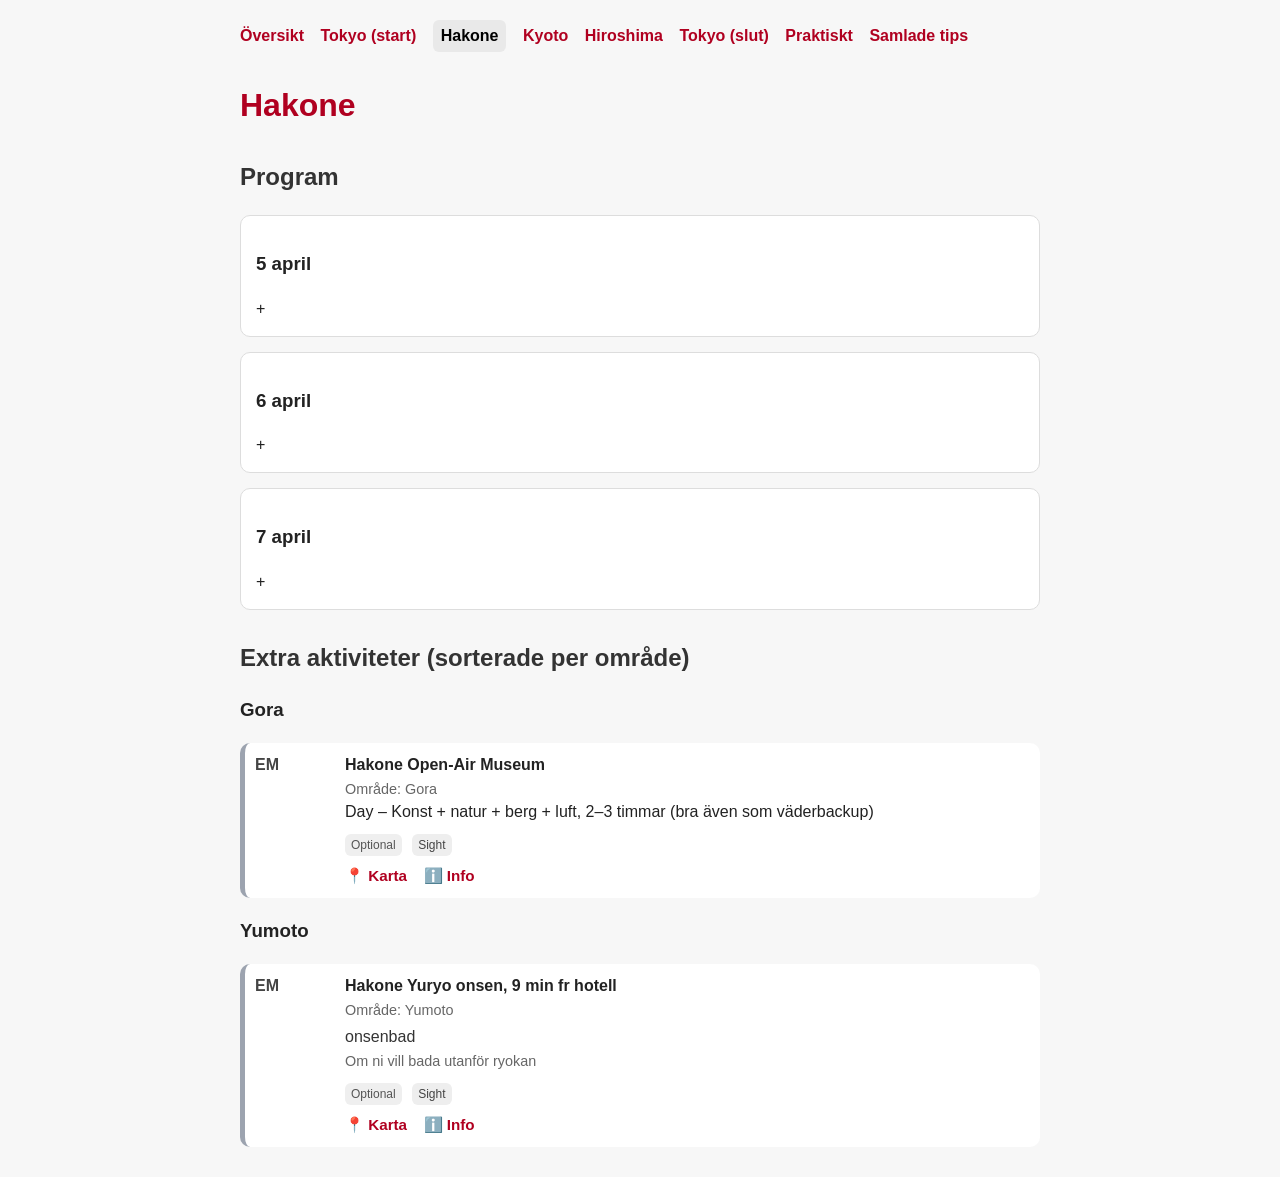
<file: hakone.html>
<!DOCTYPE html>
<html lang="sv">
<head>
  <meta charset="UTF-8">
  <meta name="viewport" content="width=device-width, initial-scale=1.0">
  <title>Hakone</title>
  <link rel="stylesheet" href="style.css?v=3">
</head>
<body>

<div class="menu">
  <a href="index.html">Översikt</a>
  <a href="tokyo_3_5.html">Tokyo (start)</a>
  <a href="hakone.html" class="active">Hakone</a>
  <a href="kyoto.html">Kyoto</a>
  <a href="hiroshima.html">Hiroshima</a>
  <a href="tokyo_12_14.html">Tokyo (slut)</a>
  <a href="practical.html">Praktiskt</a>
  <a href="areas.html">Samlade tips</a>
</div>

<h1>Hakone</h1>

<h2>Program</h2>

<div class="day collapsed">
  <div class="day-header">
    <h3>5 april</h3>
    <span class="day-toggle">+</span>
  </div>

  <div class="day-content">

    <div class="activity status-planned">
      <div class="time">12:30?</div>
      <div class="content">
        <h4>Odawara → Hakone-Yumoto Station</h4>
        <p class="area">Område: Odawara station</p>
        <p class="hint">Köp Hakone Free Pass, 2 dgr!</p>
        <p class="notes">15-30 min tågresa</p>
        <div class="meta"><span class="status">Planned</span> <span class="category">Transport</span></div>
        <div class="links">
          <a href="https://maps.google.com/?q=Odawara+station+Hakone+Japan" target="_blank" rel="noopener noreferrer">📍 Karta</a>
          <a href="https://www.google.com/search?q=Odawara%20%E2%86%92%20Hakone-Yumoto%20Station%20nan" target="_blank" rel="noopener noreferrer">ℹ️ Info</a>
        </div>
      </div>
    </div>

    <div class="activity status-planned">
      <div class="time">13:30?</div>
      <div class="content">
        <h4>Lunch (Hatsuhana Soba Honten)</h4>
        <p class="area">Område: Hakone-Yumoto</p>
        <p class="hint">Klassiskt nudelställe, 7 min fr stn</p>
        <p class="notes">sikta på 11:45 eller 13:30 (peak 12-13)</p>
        <div class="meta"><span class="status">Planned</span> <span class="category">Food</span></div>
        <div class="links">
          <a href="https://maps.google.com/?q=Hatsuhana+Soba+Honten+Hakone+Japan" target="_blank" rel="noopener noreferrer">📍 Karta</a>
          <a href="https://www.google.com/search?q=Lunch%20%28Hatsuhana%20Soba%20Honten%29%20nan" target="_blank" rel="noopener noreferrer">ℹ️ Info</a>
        </div>
      </div>
    </div>

    <div class="activity status-booked">
      <div class="time">14:30?</div>
      <div class="content">
        <h4>Check-in Yama no Chaya Ryokan (fr 15.00-)</h4>
        <p class="area">Område: Miyanoshita</p>
        <p class="hint">Boende</p>
        <p class="notes">15 min prom fr rest.</p>
        <div class="meta"><span class="status">Booked</span> <span class="category">Logistics</span></div>
        <div class="links">
          <a href="https://maps.google.com/?q=Yama+no+Chaya+Ryokan+Hakone+Japan" target="_blank" rel="noopener noreferrer">📍 Karta</a>
          <a href="https://www.google.com/search?q=Check-in%20Yama%20no%20Chaya%20Ryokan%20nan" target="_blank" rel="noopener noreferrer">ℹ️ Info</a>
        </div>
      </div>
    </div>

    <div class="activity status-optional">
      <div class="time">EM</div>
      <div class="content">
        <h4>Short local walk / explore area</h4>
        <p class="area">Område: Miyanoshita</p>
        <p class="hint">natur nära boendet</p>
        <p class="notes">Lugn start i naturen</p>
        <div class="meta"><span class="status">Optional</span> <span class="category">Sight</span></div>
      </div>
    </div>

    <div class="activity status-booked">
      <div class="time">KV</div>
      <div class="content">
        <h4>Private onsen & ryokan dinner (private room)</h4>
        <p class="area">Område: Miyanoshita</p>
        <p class="hint">Gemensam middag i privat matsal</p>
        <p class="notes">Ev bad på rummet innan</p>
        <div class="meta"><span class="status">Booked</span> <span class="category">Accomodation</span></div>
      </div>
    </div>

  </div>
</div>

<div class="day collapsed">
  <div class="day-header">
    <h3>6 april</h3>
    <span class="day-toggle">+</span>
  </div>

  <div class="day-content">
  
    <div class="activity status-planned">
      <div class="time">08:30?</div>
      <div class="content">
        <h4>Tozan Railway + Cable Car to Sounzan (ingår i Pass)</h4>
        <p class="area">Område: Gora / Sounzan</p>
        <p class="hint">tåg + kabelbana + ropeway, ca 1 tim</p>
        <p class="notes">Tidig start för att undvika köer</p>
        <div class="meta"><span class="status">Planned</span> <span class="category">Transport</span></div>
        <div class="links">
          <a href="https://maps.google.com/?q=Hakone+Tozan+Railway+Hakone+Japan" target="_blank" rel="noopener noreferrer">📍 Karta</a>
          <a href="https://www.google.com/search?q=Tozan%20Railway%20%2B%20Cable%20Car%20to%20Sounzan%20%28ing%C3%A5r%20i%20Pass%29%20nan" target="_blank" rel="noopener noreferrer">ℹ️ Info</a>
        </div>
      </div>
    </div>

    <div class="activity status-planned">
      <div class="time">09:30</div>
      <div class="content">
        <h4>Hakone Ropeway &amp; volcanic valley (ingår i Pass)</h4>
        <p class="area">Område: Owakudani</p>
        <p class="hint">vulkanlandskap</p>
        <p class="notes">Svarta ägg + ev Fuji</p>
        <div class="meta"><span class="status">Planned</span> <span class="category">Sight</span></div>
        <div class="links">
          <a href="https://maps.google.com/?q=Owakudani+Hakone+Japan" target="_blank" rel="noopener noreferrer">📍 Karta</a>
          <a href="https://www.google.com/search?q=Hakone%20Ropeway%20%26%20volcanic%20valley%20%28ing%C3%A5r%20i%20Pass%29%20nan" target="_blank" rel="noopener noreferrer">ℹ️ Info</a>
        </div>
      </div>
    </div>

    <div class="activity status-planned">
      <div class="time">FM</div>
      <div class="content">
        <h4>Hiking around Owakudani (1–1.5h)</h4>
        <p class="area">Område: Owakudani</p>
        <p class="hint">natur &amp; utsikt</p>
        <p class="notes">Vandring i området</p>
        <div class="meta"><span class="status">Planned</span> <span class="category">Sight</span></div>
        <div class="links">
          <a href="https://maps.google.com/?q=Owakudani+Hakone+Japan" target="_blank" rel="noopener noreferrer">📍 Karta</a>
          <a href="https://www.google.com/search?q=Hiking%20around%20Owakudani%20%281%E2%80%931.5h%29%20nan" target="_blank" rel="noopener noreferrer">ℹ️ Info</a>
        </div>
      </div>
    </div>

    <div class="activity status-planned">
      <div class="time">13:00?</div>
      <div class="content">
        <h4>Lunch?</h4>
        <div class="meta"><span class="status">Planned</span> <span class="category">Food</span></div>
      </div>
    </div>

    <div class="activity status-optional">
      <div class="time">EM</div>
      <div class="content">
        <h4>Publik onsen?</h4>
        <p class="area">Område: Miyanoshita</p>
        <p class="hint">Hakone Yuryo onsen, ca 10 min fr hot.</p>
        <div class="meta"><span class="status">Optional</span> <span class="category">Sight</span></div>
        <div class="links">
          <a href="https://maps.google.com/?q=Hakone+Yuryo+Hakone+Japan" target="_blank" rel="noopener noreferrer">📍 Karta</a>
          <a href="https://www.google.com/search?q=Publik%20onsen%3F%20nan" target="_blank" rel="noopener noreferrer">ℹ️ Info</a>
        </div>
      </div>
    </div>

    <div class="activity status-booked">
      <div class="time">KV</div>
      <div class="content">
        <h4>Onsen &amp; ryokan dinner</h4>
        <p class="area">Område: Miyanoshita</p>
        <p class="hint">Bad? Middag serveras på resp rum</p>
        <div class="meta"><span class="status">Booked</span> <span class="category">Sight</span></div>
        <div class="links">
          <a href="https://www.google.com/search?q=Onsen%20%26%20ryokan%20dinner%20nan" target="_blank" rel="noopener noreferrer">ℹ️ Info</a>
        </div>
      </div>
    </div>

  </div>
</div>

<div class="day collapsed">
  <div class="day-header">
    <h3>7 april</h3>
    <span class="day-toggle">+</span>
  </div>

  <div class="day-content">

    <div class="activity status-optional">
      <div class="time">08:30?</div>
      <div class="content">
        <h4>Lugn morgon, ev sista onsen</h4>
        <p class="area">Område: Miyanoshita</p>
        <div class="meta"><span class="status">Optional</span></div>
        <div class="links">
          <a href="https://maps.google.com/?q=Yama+no+Chaya+Hakone+Japan" target="_blank" rel="noopener noreferrer">📍 Karta</a>
          <a href="https://www.google.com/search?q=Lugn%20morgon%2C%20ev%20sista%20onsen%20nan" target="_blank" rel="noopener noreferrer">ℹ️ Info</a>
        </div>
      </div>
    </div>

    <div class="activity status-planned">
      <div class="time">09:30?</div>
      <div class="content">
        <h4>Old Tokaido Road walk (1–1,5h), start nära hotell</h4>
        <p class="area">Område: Hakone-Yumoto</p>
        <p class="hint">historisk vandring, Amazake Chaya (tepaus)</p>
        <p class="notes">“Riktigt Japan”-känsla</p>
        <div class="meta"><span class="status">Planned</span> <span class="category">Sight</span></div>
        <div class="links">
          <a href="https://maps.google.com/?q=Hakone-Yumoto+Station+Hakone+Japan" target="_blank" rel="noopener noreferrer">📍 Karta</a>
          <a href="https://www.google.com/search?q=Old%20Tokaido%20Road%20walk%20%281%E2%80%931%2C5h%29%2C%20start%20n%C3%A4ra%20hotell%20nan" target="_blank" rel="noopener noreferrer">ℹ️ Info</a>
        </div>
      </div>
    </div>

    <div class="activity status-planned">
      <div class="time">12:00?</div>
      <div class="content">
        <h4>Lunch?</h4>
        <p class="area">Område: Miyanoshita</p>
        <div class="meta"><span class="status">Planned</span> <span class="category">Food</span></div>
      </div>
    </div>

    <div class="activity status-planned">
      <div class="time">13:00?</div>
      <div class="content">
        <h4>Train Hakone-Yumoto → Odawara</h4>
        <p class="area">Område: Hakone-Yumoto</p>
        <p class="hint">Lokaltåg (ingår i Passet)</p>
        <div class="meta"><span class="status">Planned</span> <span class="category">Transport</span></div>
        <div class="links">
          <a href="https://maps.google.com/?q=Hakone-Yumoto+Station+Hakone+Japan" target="_blank" rel="noopener noreferrer">📍 Karta</a>
          <a href="https://www.google.com/search?q=Train%20Hakone-Yumoto%20%E2%86%92%20Odawara%20nan" target="_blank" rel="noopener noreferrer">ℹ️ Info</a>
        </div>
      </div>
    </div>

  </div>
</div>

<h2>Extra aktiviteter (sorterade per område)</h2>

<h3>Gora</h3>
<div class="activity status-optional">
  <div class="time">EM</div>
  <div class="content">
    <h4>Hakone Open-Air Museum</h4>
    <p class="area">Område: Gora</p>
    <div class="item-meta">Day – Konst + natur + berg + luft, 2–3 timmar (bra även som väderbackup)</div>
    <div class="meta"><span class="status">Optional</span> <span class="category">Sight</span></div>
    <div class="links">
      <a href="https://maps.google.com/?q=Hakone+Open-Air+Museum+Hakone+Japan" target="_blank" rel="noopener noreferrer">📍 Karta</a>
      <a href="https://www.google.com/search?q=Hakone%20Open-Air%20Museum%20nan" target="_blank" rel="noopener noreferrer">ℹ️ Info</a>
    </div>
  </div>
</div>

<h3>Yumoto</h3>
<div class="activity status-optional">
  <div class="time">EM</div>
  <div class="content">
    <h4>Hakone Yuryo onsen, 9 min fr hotell</h4>
    <p class="area">Område: Yumoto</p>
    <p class="hint">onsenbad</p>
    <p class="notes">Om ni vill bada utanför ryokan</p>
    <div class="meta"><span class="status">Optional</span> <span class="category">Sight</span></div>
    <div class="links">
      <a href="https://maps.google.com/?q=Hakone+Yuryo+Onsen+Hakone+Japan" target="_blank" rel="noopener noreferrer">📍 Karta</a>
      <a href="https://www.google.com/search?q=Hakone%20Yuryo%20onsen%2C%209%20min%20fr%20hotell%20nan" target="_blank" rel="noopener noreferrer">ℹ️ Info</a>
    </div>
  </div>
</div>

<script>
document.querySelectorAll('.day').forEach(day => {
  const header = day.querySelector('.day-header');
  const content = day.querySelector('.day-content');
  const toggle = day.querySelector('.day-toggle');

  if (!header || !content || !toggle) return;

  if (day.classList.contains('collapsed')) {
    content.style.display = 'none';
    toggle.textContent = '+';
  } else {
    content.style.display = 'block';
    toggle.textContent = '–';
  }

  header.addEventListener('click', () => {
    day.classList.toggle('collapsed');

    if (day.classList.contains('collapsed')) {
      content.style.display = 'none';
      toggle.textContent = '+';
    } else {
      content.style.display = 'block';
      toggle.textContent = '–';
    }
  });
});
</script>
</body>
</html>
</file>
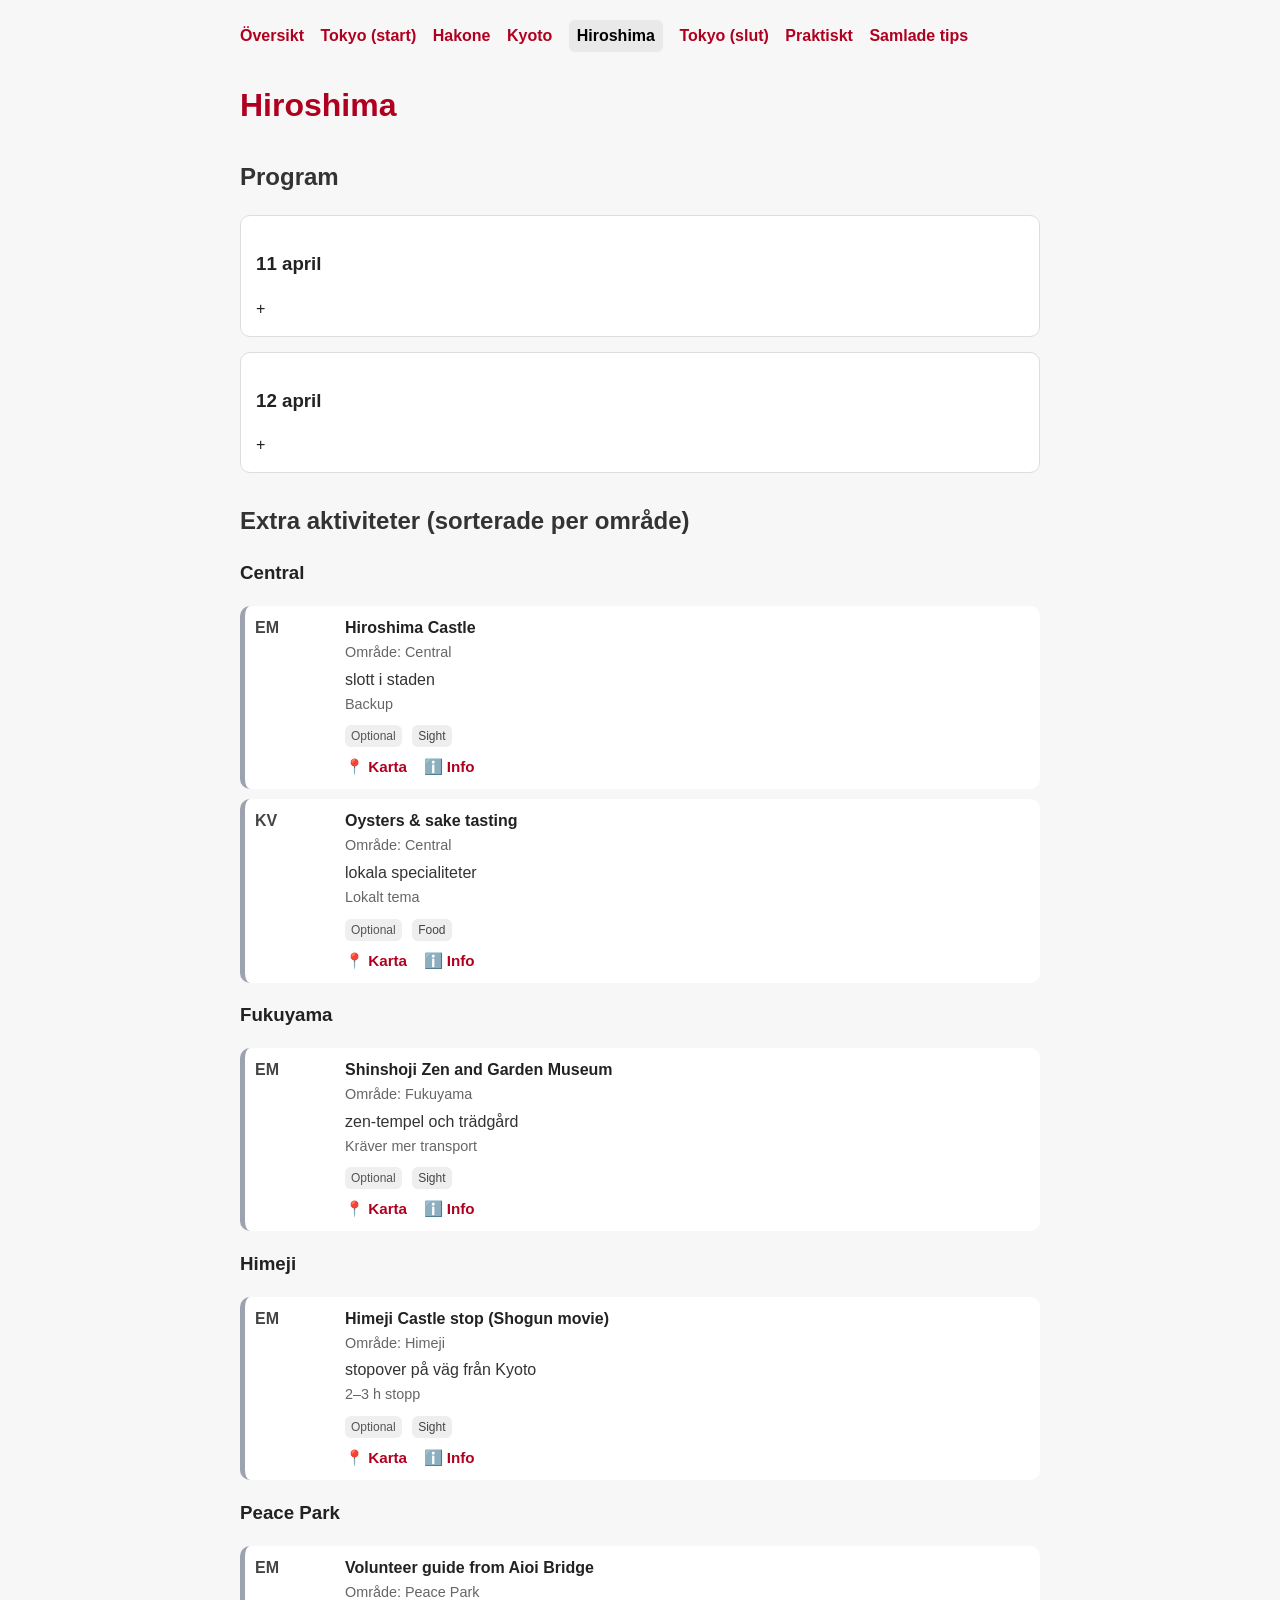
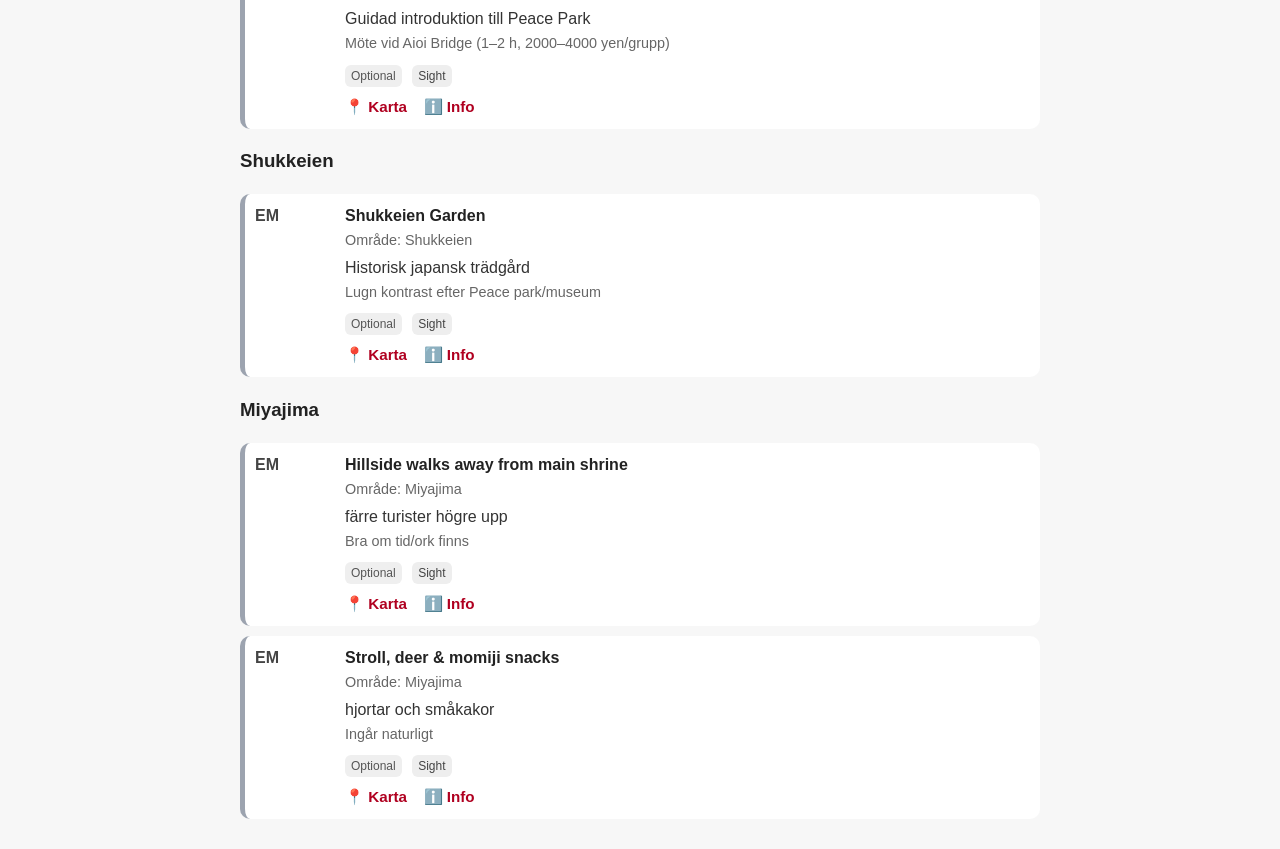
<file: hiroshima.html>
<!DOCTYPE html>
<html lang="sv">
<head>
  <meta charset="UTF-8">
  <meta name="viewport" content="width=device-width, initial-scale=1.0">
  <title>Hiroshima</title>
  <link rel="stylesheet" href="style.css?v=3">
</head>
<body>

<div class="menu">
  <a href="index.html">Översikt</a>
  <a href="tokyo_3_5.html">Tokyo (start)</a>
  <a href="hakone.html">Hakone</a>
  <a href="kyoto.html">Kyoto</a>
  <a href="hiroshima.html" class="active">Hiroshima</a>
  <a href="tokyo_12_14.html">Tokyo (slut)</a>
  <a href="practical.html">Praktiskt</a>
  <a href="areas.html">Samlade tips</a>
</div>

<h1>Hiroshima</h1>

<h2>Program</h2>

<div class="day collapsed">
  <div class="day-header">
    <h3>11 april</h3>
    <span class="day-toggle">+</span>
  </div>

  <div class="day-content">

    <div class="activity status-planned">
      <div class="time">EM</div>
      <div class="content">
        <h4>Train Kyoto → Hiroshima</h4>
        <p class="area">Område: Hiroshima Station</p>
        <p class="hint">shinkansen ankomst</p>
        <p class="notes">Ev via Himeji?</p>
        <div class="meta"><span class="status">Planned</span> <span class="category">Transport</span></div>
        <div class="links">
          <a href="https://maps.google.com/?q=Hiroshima+Station+Hiroshima+Japan" target="_blank" rel="noopener noreferrer">📍 Karta</a>
          <a href="https://www.google.com/search?q=Train%20Kyoto%20%E2%86%92%20Hiroshima%20nan" target="_blank" rel="noopener noreferrer">ℹ️ Info</a>
        </div>
      </div>
    </div>

    <div class="activity status-booked">
      <div class="time">15:00-</div>
      <div class="content">
        <h4>Check-in Capsule Hotel Cube Hiroshima</h4>
        <p class="area">Område: Central</p>
        <p class="hint">Boende</p>
        <p class="notes">Kort stopp</p>
        <div class="meta"><span class="status">Booked</span> <span class="category">Accomodation</span></div>
        <div class="links">
          <a href="https://maps.google.com/?q=Capsule+Hotel+Cube+Hiroshima+Hiroshima+Japan" target="_blank" rel="noopener noreferrer">📍 Karta</a>
          <a href="https://www.google.com/search?q=Check-in%20Capsule%20Hotel%20Cube%20Hiroshima%20nan" target="_blank" rel="noopener noreferrer">ℹ️ Info</a>
        </div>
      </div>
    </div>

    <div class="activity status-planned">
      <div class="time">EM</div>
      <div class="content">
        <h4>Peace Memorial Park</h4>
        <p class="area">Område: Peace Park</p>
        <p class="hint">minnespark och monument</p>
        <p class="notes">Börja här</p>
        <div class="meta"><span class="status">Planned</span> <span class="category">Sight</span></div>
        <div class="links">
          <a href="https://maps.google.com/?q=Peace+Memorial+Park+Hiroshima+Japan" target="_blank" rel="noopener noreferrer">📍 Karta</a>
          <a href="https://www.google.com/search?q=Peace%20Memorial%20Park%20nan" target="_blank" rel="noopener noreferrer">ℹ️ Info</a>
        </div>
      </div>
    </div>

    <div class="activity status-planned">
      <div class="time">EM</div>
      <div class="content">
        <h4>Atomic Bomb Dome</h4>
        <p class="area">Område: Peace Park</p>
        <p class="hint">UNESCO-monument</p>
        <p class="notes">Ligger i samma område</p>
        <div class="meta"><span class="status">Planned</span> <span class="category">Sight</span></div>
        <div class="links">
          <a href="https://maps.google.com/?q=Atomic+Bomb+Dome+Hiroshima+Japan" target="_blank" rel="noopener noreferrer">📍 Karta</a>
          <a href="https://www.google.com/search?q=Atomic%20Bomb%20Dome%20nan" target="_blank" rel="noopener noreferrer">ℹ️ Info</a>
        </div>
      </div>
    </div>

    <div class="activity status-planned">
      <div class="time">EM</div>
      <div class="content">
        <h4>Peace Memorial Museum</h4>
        <p class="area">Område: Peace Park</p>
        <p class="hint">museum om bombningen</p>
        <p class="notes">Börja gärna med filmen</p>
        <div class="meta"><span class="status">Planned</span> <span class="category">Sight</span></div>
        <div class="links">
          <a href="https://maps.google.com/?q=Peace+Memorial+Museum+Hiroshima+Japan" target="_blank" rel="noopener noreferrer">📍 Karta</a>
          <a href="https://www.google.com/search?q=Peace%20Memorial%20Museum%20nan" target="_blank" rel="noopener noreferrer">ℹ️ Info</a>
        </div>
      </div>
    </div>

    <div class="activity status-planned">
      <div class="time">19:00?</div>
      <div class="content">
        <h4>Okonomimura dinner</h4>
        <p class="area">Område: Hatchobori</p>
        <p class="hint">okonomiyaki-byggnad</p>
        <p class="notes">Hiroshima-style okonomiyaki</p>
        <div class="meta"><span class="status">Planned</span> <span class="category">Food</span></div>
        <div class="links">
          <a href="https://maps.google.com/?q=Okonomimura+Hiroshima+Japan" target="_blank" rel="noopener noreferrer">📍 Karta</a>
          <a href="https://www.google.com/search?q=Okonomimura%20dinner%20nan" target="_blank" rel="noopener noreferrer">ℹ️ Info</a>
        </div>
      </div>
    </div>

  </div>
</div>

<div class="day collapsed">
  <div class="day-header">
    <h3>12 april</h3>
    <span class="day-toggle">+</span>
  </div>

  <div class="day-content">

    <div class="activity status-planned">
      <div class="time">08:00?</div>
      <div class="content">
        <h4>Travel Hiroshima → Miyajima</h4>
        <p class="area">Område: Miyajimaguchi</p>
        <p class="hint">tåg + färja till ön</p>
        <p class="notes">Tidig start</p>
        <div class="meta"><span class="status">Planned</span> <span class="category">Transport</span></div>
        <div class="links">
          <a href="https://maps.google.com/?q=Miyajimaguchi+Station+Hiroshima+Japan" target="_blank" rel="noopener noreferrer">📍 Karta</a>
          <a href="https://www.google.com/search?q=Travel%20Hiroshima%20%E2%86%92%20Miyajima%20nan" target="_blank" rel="noopener noreferrer">ℹ️ Info</a>
        </div>
      </div>
    </div>

    <div class="activity status-planned">
      <div class="time">FM</div>
      <div class="content">
        <h4>Itsukushima Shrine &amp; torii gate</h4>
        <p class="area">Område: Miyajima</p>
        <p class="hint">ikonisk "flytande" torii-port och helgedom</p>
        <p class="notes">Kolla tidvatten för olika upplevelser</p>
        <div class="meta"><span class="status">Planned</span> <span class="category">Sight</span></div>
        <div class="links">
          <a href="https://maps.google.com/?q=Itsukushima+Shrine+Hiroshima+Japan" target="_blank" rel="noopener noreferrer">📍 Karta</a>
          <a href="https://www.google.com/search?q=Itsukushima%20Shrine%20%26%20torii%20gate%20nan" target="_blank" rel="noopener noreferrer">ℹ️ Info</a>
        </div>
      </div>
    </div>

    <div class="activity status-optional">
      <div class="time">EM</div>
      <div class="content">
        <h4>Mount Misen viewpoint</h4>
        <p class="area">Område: Miyajima</p>
        <p class="hint">Bergsvy över ön Miyajima</p>
        <p class="notes">Ropeway om vädret är klart</p>
        <div class="meta"><span class="status">Optional</span> <span class="category">Sight</span></div>
        <div class="links">
          <a href="https://maps.google.com/?q=Mount+Misen+Hiroshima+Japan" target="_blank" rel="noopener noreferrer">📍 Karta</a>
          <a href="https://www.google.com/search?q=Mount%20Misen%20viewpoint%20nan" target="_blank" rel="noopener noreferrer">ℹ️ Info</a>
        </div>
      </div>
    </div>

    <div class="activity status-optional">
      <div class="time">EM</div>
      <div class="content">
        <h4>Miyajima free time</h4>
        <p class="area">Område: Miyajima</p>
        <p class="hint">strosa, hjortar, kakor</p>
        <p class="notes">3–4 h på plats</p>
        <div class="meta"><span class="status">Optional</span> <span class="category">Sight</span></div>
        <div class="links">
          <a href="https://maps.google.com/?q=Miyajima+deer+area+Hiroshima+Japan" target="_blank" rel="noopener noreferrer">📍 Karta</a>
          <a href="https://www.google.com/search?q=Miyajima%20free%20time%20nan" target="_blank" rel="noopener noreferrer">ℹ️ Info</a>
        </div>
      </div>
    </div>

    <div class="activity status-planned">
      <div class="time">EM</div>
      <div class="content">
        <h4>Train Hiroshima → Tokyo</h4>
        <p class="area">Område: Hiroshima Station</p>
        <p class="hint">shinkansen avresa, ca 4 tim</p>
        <p class="notes">Ev via Himeji</p>
        <div class="meta"><span class="status">Planned</span> <span class="category">Transport</span></div>
        <div class="links">
          <a href="https://maps.google.com/?q=Hiroshima+Station+Hiroshima+Japan" target="_blank" rel="noopener noreferrer">📍 Karta</a>
          <a href="https://www.google.com/search?q=Train%20Hiroshima%20%E2%86%92%20Tokyo%20nan" target="_blank" rel="noopener noreferrer">ℹ️ Info</a>
        </div>
      </div>
    </div>

  </div>
</div>

<h2>Extra aktiviteter (sorterade per område)</h2>

<h3>Central</h3>
<div class="activity status-optional">
  <div class="time">EM</div>
  <div class="content">
    <h4>Hiroshima Castle</h4>
    <p class="area">Område: Central</p>
    <p class="hint">slott i staden</p>
    <p class="notes">Backup</p>
    <div class="meta"><span class="status">Optional</span> <span class="category">Sight</span></div>
    <div class="links">
      <a href="https://maps.google.com/?q=Hiroshima+Castle+Hiroshima+Japan" target="_blank" rel="noopener noreferrer">📍 Karta</a>
      <a href="https://www.google.com/search?q=Hiroshima%20Castle%20nan" target="_blank" rel="noopener noreferrer">ℹ️ Info</a>
    </div>
  </div>
</div>

<div class="activity status-optional">
  <div class="time">KV</div>
  <div class="content">
    <h4>Oysters &amp; sake tasting</h4>
    <p class="area">Område: Central</p>
    <p class="hint">lokala specialiteter</p>
    <p class="notes">Lokalt tema</p>
    <div class="meta"><span class="status">Optional</span> <span class="category">Food</span></div>
    <div class="links">
      <a href="https://maps.google.com/?q=Oyster+food+stalls+Hiroshima+Japan" target="_blank" rel="noopener noreferrer">📍 Karta</a>
      <a href="https://www.google.com/search?q=Oysters%20%26%20sake%20tasting%20nan" target="_blank" rel="noopener noreferrer">ℹ️ Info</a>
    </div>
  </div>
</div>
<h3>Fukuyama</h3>
<div class="activity status-optional">
  <div class="time">EM</div>
  <div class="content">
    <h4>Shinshoji Zen and Garden Museum</h4>
    <p class="area">Område: Fukuyama</p>
    <p class="hint">zen-tempel och trädgård</p>
    <p class="notes">Kräver mer transport</p>
    <div class="meta"><span class="status">Optional</span> <span class="category">Sight</span></div>
    <div class="links">
      <a href="https://maps.google.com/?q=Shinshoji+Zen+and+Garden+Museum+Hiroshima+Japan" target="_blank" rel="noopener noreferrer">📍 Karta</a>
      <a href="https://www.google.com/search?q=Shinshoji%20Zen%20and%20Garden%20Museum%20nan" target="_blank" rel="noopener noreferrer">ℹ️ Info</a>
    </div>
  </div>
</div>
<h3>Himeji</h3>
<div class="activity status-optional">
  <div class="time">EM</div>
  <div class="content">
    <h4>Himeji Castle stop (Shogun movie)</h4>
    <p class="area">Område: Himeji</p>
    <p class="hint">stopover på väg från Kyoto</p>
    <p class="notes">2–3 h stopp</p>
    <div class="meta"><span class="status">Optional</span> <span class="category">Sight</span></div>
    <div class="links">
      <a href="https://maps.google.com/?q=Himeji+Castle+Himeji+Japan" target="_blank" rel="noopener noreferrer">📍 Karta</a>
      <a href="https://www.google.com/search?q=Himeji%20Castle%20stop%20%28Shogun%20movie%29%20nan" target="_blank" rel="noopener noreferrer">ℹ️ Info</a>
    </div>
  </div>
</div>
<h3>Peace Park</h3>
<div class="activity status-optional">
  <div class="time">EM</div>
  <div class="content">
    <h4>Volunteer guide from Aioi Bridge</h4>
    <p class="area">Område: Peace Park</p>
    <p class="hint">Guidad introduktion till Peace Park</p>
    <p class="notes">Möte vid Aioi Bridge (1–2 h, 2000–4000 yen/grupp)</p>
    <div class="meta"><span class="status">Optional</span> <span class="category">Sight</span></div>
    <div class="links">
      <a href="https://maps.google.com/?q=Aioi+Bridge+Hiroshima+Japan" target="_blank" rel="noopener noreferrer">📍 Karta</a>
      <a href="https://www.google.com/search?q=Volunteer%20guide%20from%20Aioi%20Bridge%20nan" target="_blank" rel="noopener noreferrer">ℹ️ Info</a>
    </div>
  </div>
</div>
<h3>Shukkeien</h3>
<div class="activity status-optional">
  <div class="time">EM</div>
  <div class="content">
    <h4>Shukkeien Garden</h4>
    <p class="area">Område: Shukkeien</p>
    <p class="hint">Historisk japansk trädgård</p>
    <p class="notes">Lugn kontrast efter Peace park/museum</p>
    <div class="meta"><span class="status">Optional</span> <span class="category">Sight</span></div>
    <div class="links">
      <a href="https://maps.google.com/?q=Shukkeien+Garden+Hiroshima+Japan" target="_blank" rel="noopener noreferrer">📍 Karta</a>
      <a href="https://www.google.com/search?q=Shukkeien%20Garden%20nan" target="_blank" rel="noopener noreferrer">ℹ️ Info</a>
    </div>
  </div>
</div>
<h3>Miyajima</h3>
<div class="activity status-optional">
  <div class="time">EM</div>
  <div class="content">
    <h4>Hillside walks away from main shrine</h4>
    <p class="area">Område: Miyajima</p>
    <p class="hint">färre turister högre upp</p>
    <p class="notes">Bra om tid/ork finns</p>
    <div class="meta"><span class="status">Optional</span> <span class="category">Sight</span></div>
    <div class="links">
      <a href="https://maps.google.com/?q=Daisho-in+Temple+Hiroshima+Japan" target="_blank" rel="noopener noreferrer">📍 Karta</a>
      <a href="https://www.google.com/search?q=Hillside%20walks%20away%20from%20main%20shrine%20nan" target="_blank" rel="noopener noreferrer">ℹ️ Info</a>
    </div>
  </div>
</div>

<div class="activity status-optional">
  <div class="time">EM</div>
  <div class="content">
    <h4>Stroll, deer &amp; momiji snacks</h4>
    <p class="area">Område: Miyajima</p>
    <p class="hint">hjortar och småkakor</p>
    <p class="notes">Ingår naturligt</p>
    <div class="meta"><span class="status">Optional</span> <span class="category">Sight</span></div>
    <div class="links">
      <a href="https://maps.google.com/?q=Miyajima+deer+area+Hiroshima+Japan" target="_blank" rel="noopener noreferrer">📍 Karta</a>
      <a href="https://www.google.com/search?q=Stroll%2C%20deer%20%26%20momiji%20snacks%20nan" target="_blank" rel="noopener noreferrer">ℹ️ Info</a>
    </div>
  </div>
</div>

<script>
document.querySelectorAll('.day').forEach(day => {
  const header = day.querySelector('.day-header');
  const content = day.querySelector('.day-content');
  const toggle = day.querySelector('.day-toggle');

  if (!header || !content || !toggle) return;

  if (day.classList.contains('collapsed')) {
    content.style.display = 'none';
    toggle.textContent = '+';
  } else {
    content.style.display = 'block';
    toggle.textContent = '–';
  }

  header.addEventListener('click', () => {
    day.classList.toggle('collapsed');

    if (day.classList.contains('collapsed')) {
      content.style.display = 'none';
      toggle.textContent = '+';
    } else {
      content.style.display = 'block';
      toggle.textContent = '–';
    }
  });
});
</script>
</body>
</html>
</file>
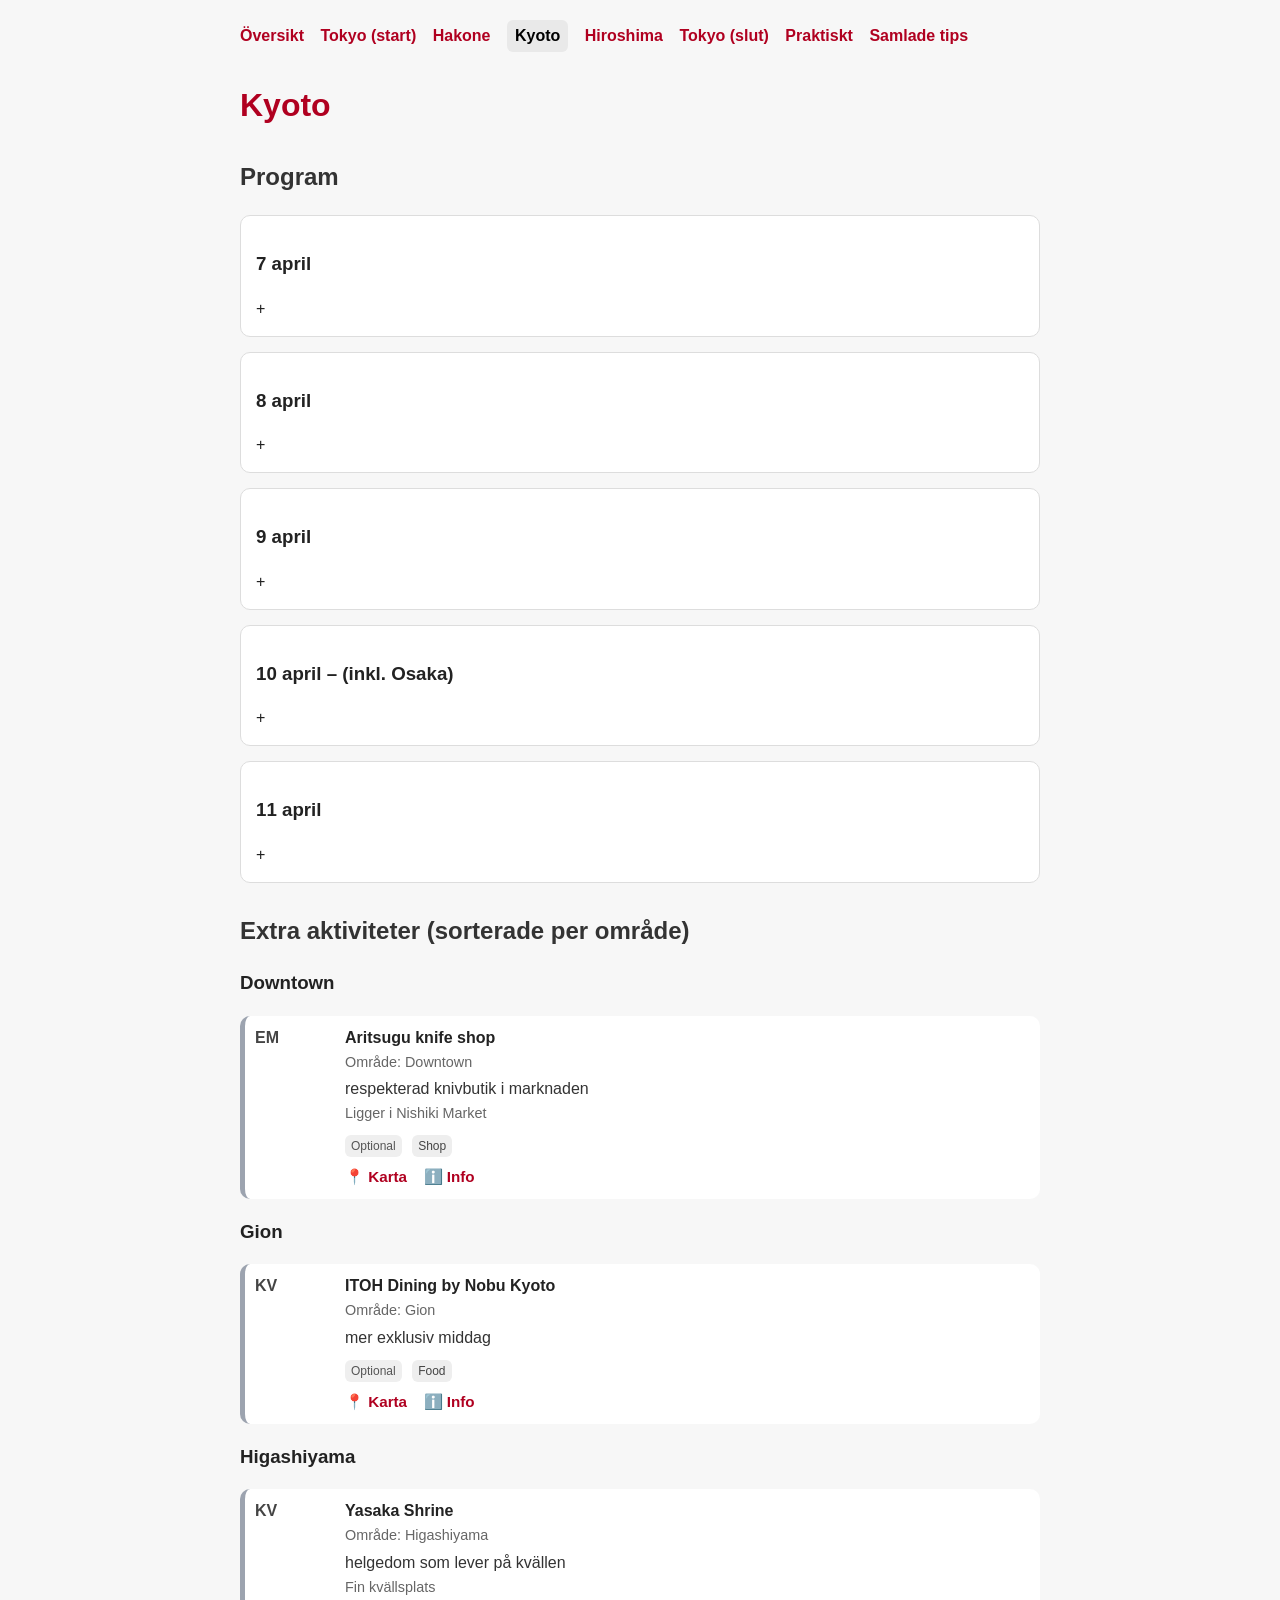
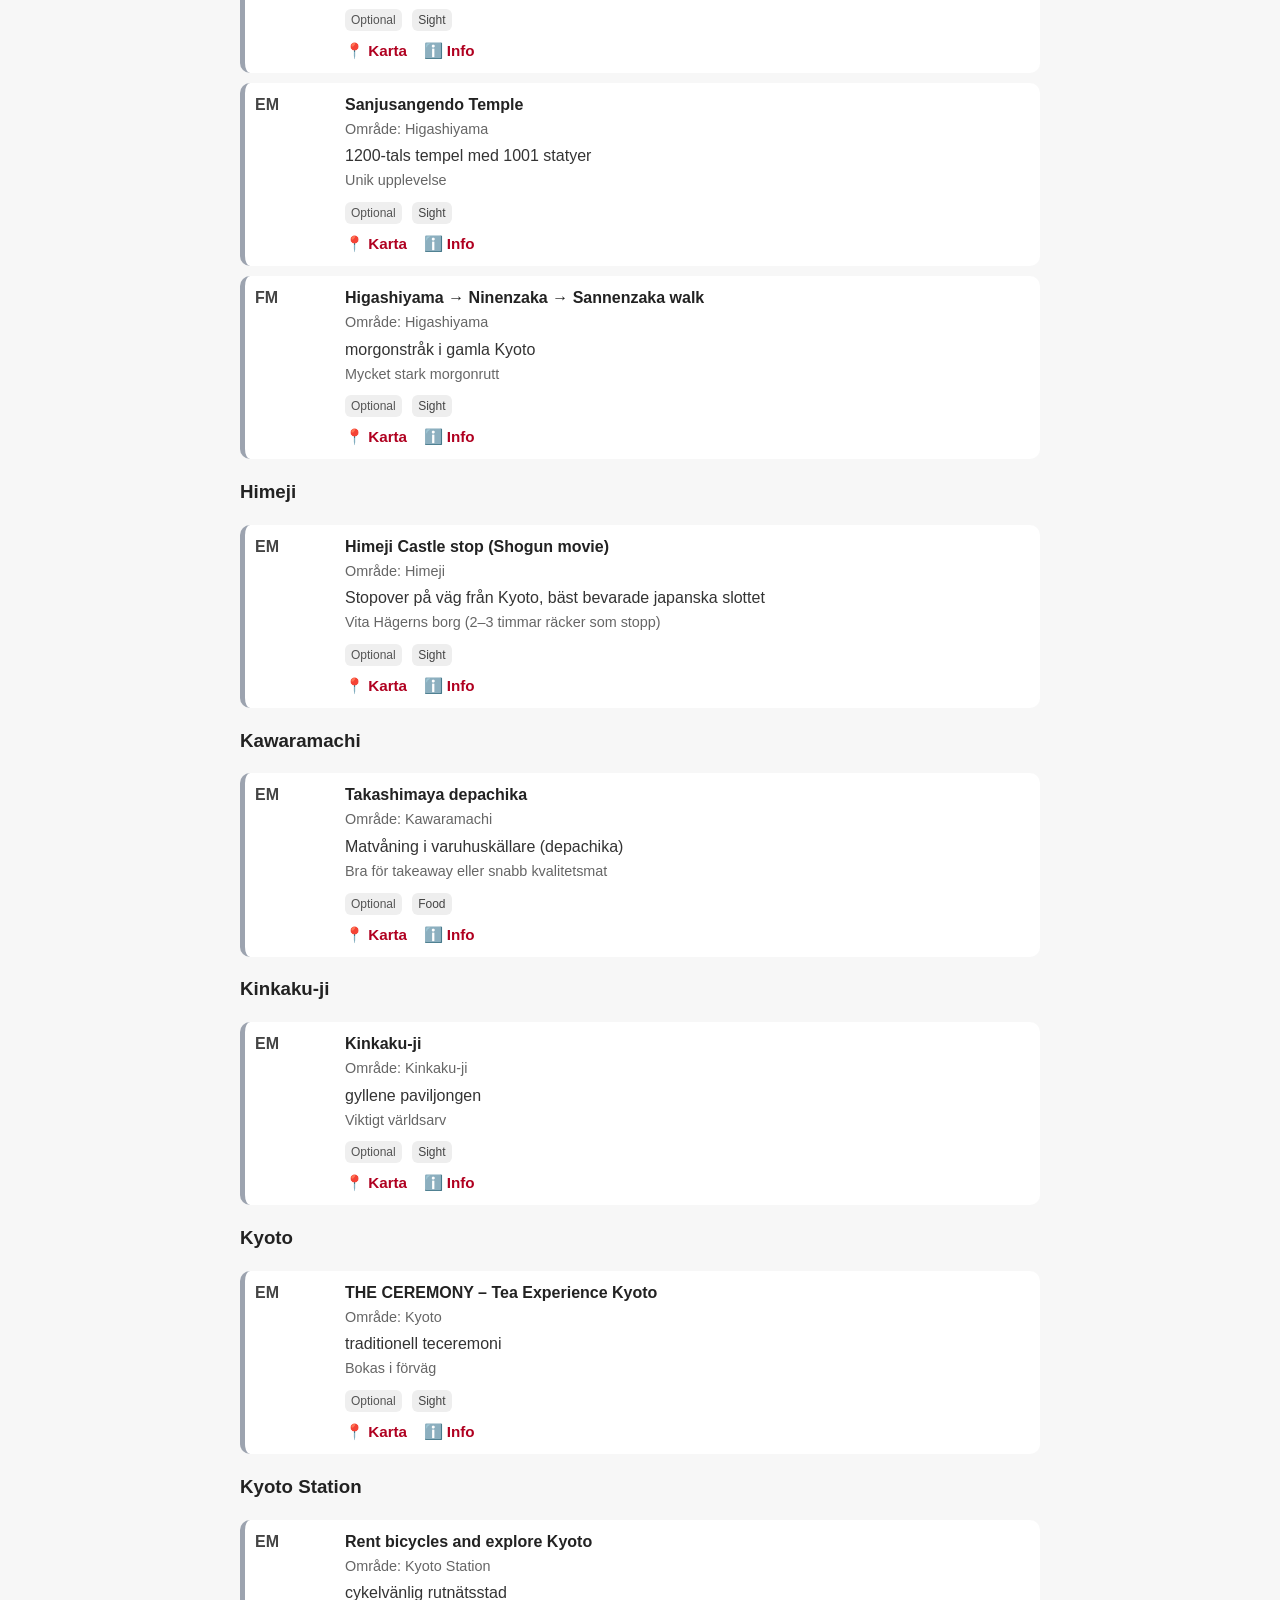
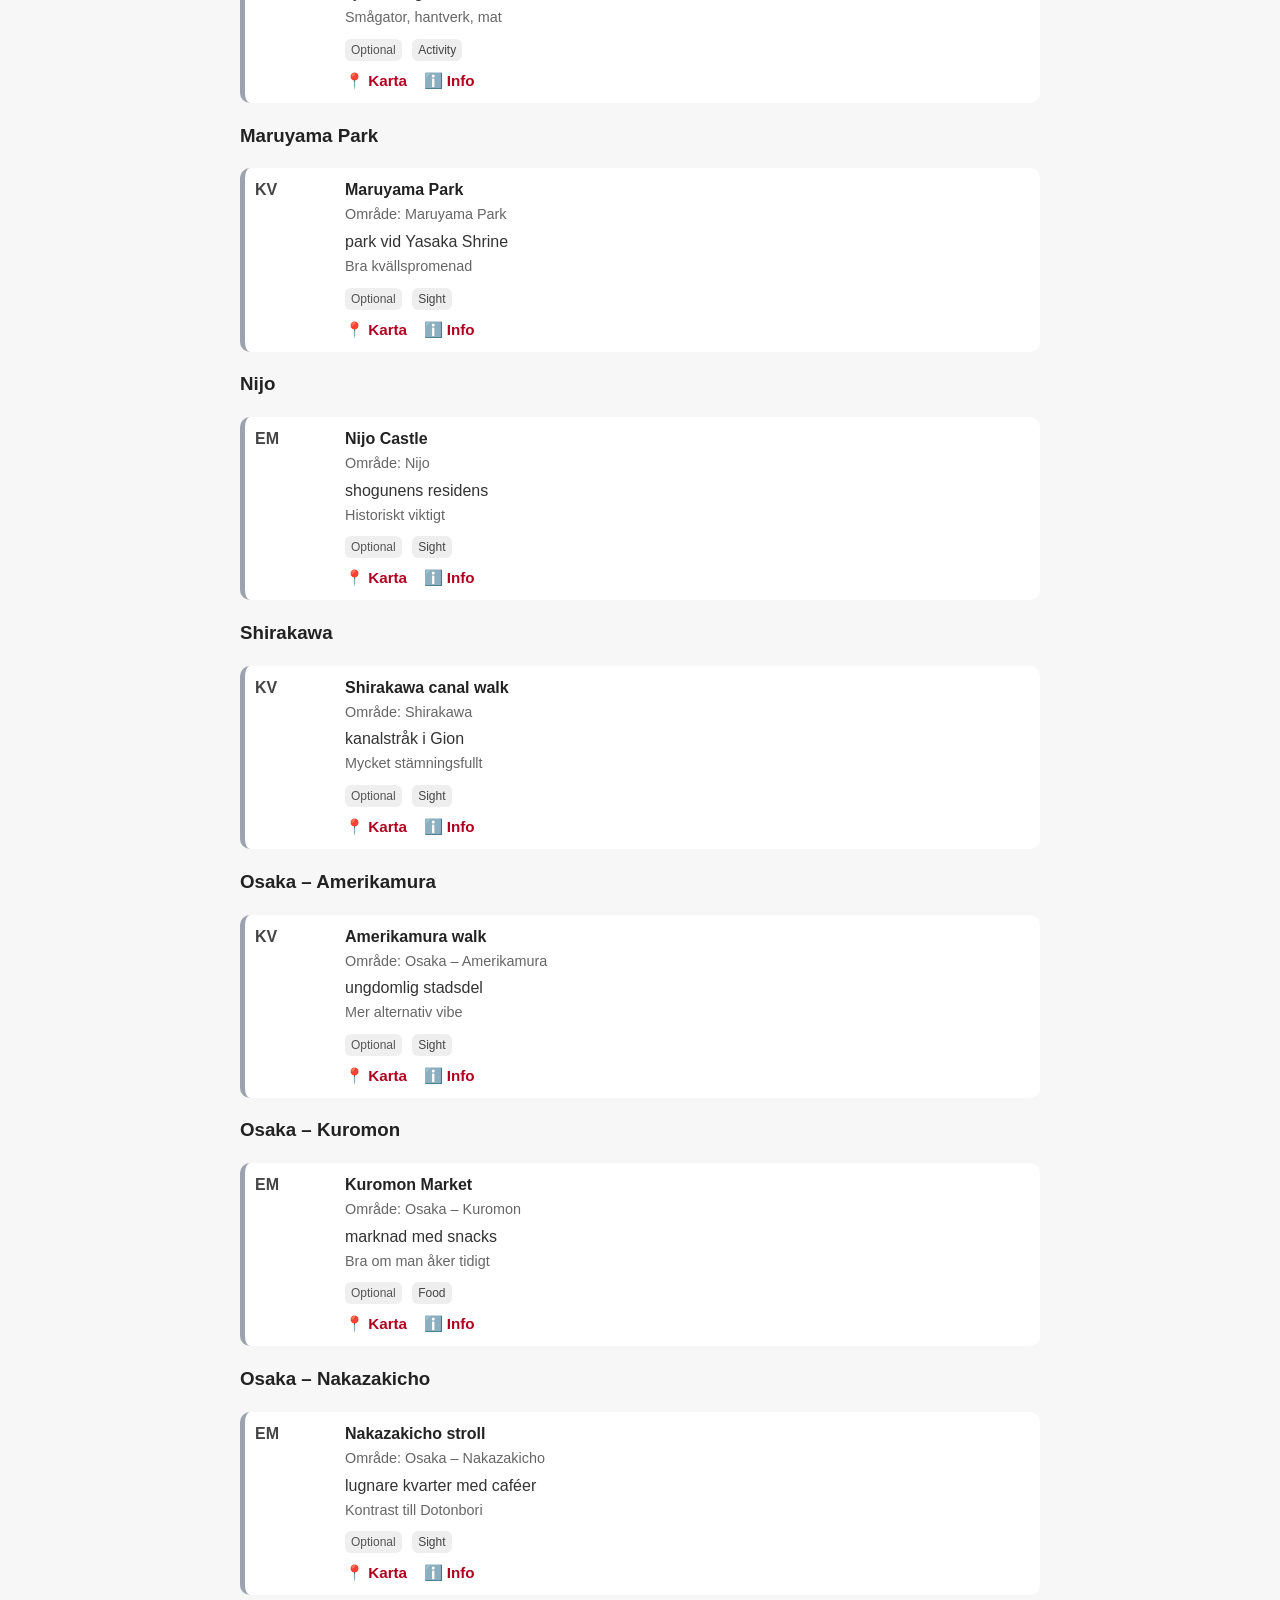
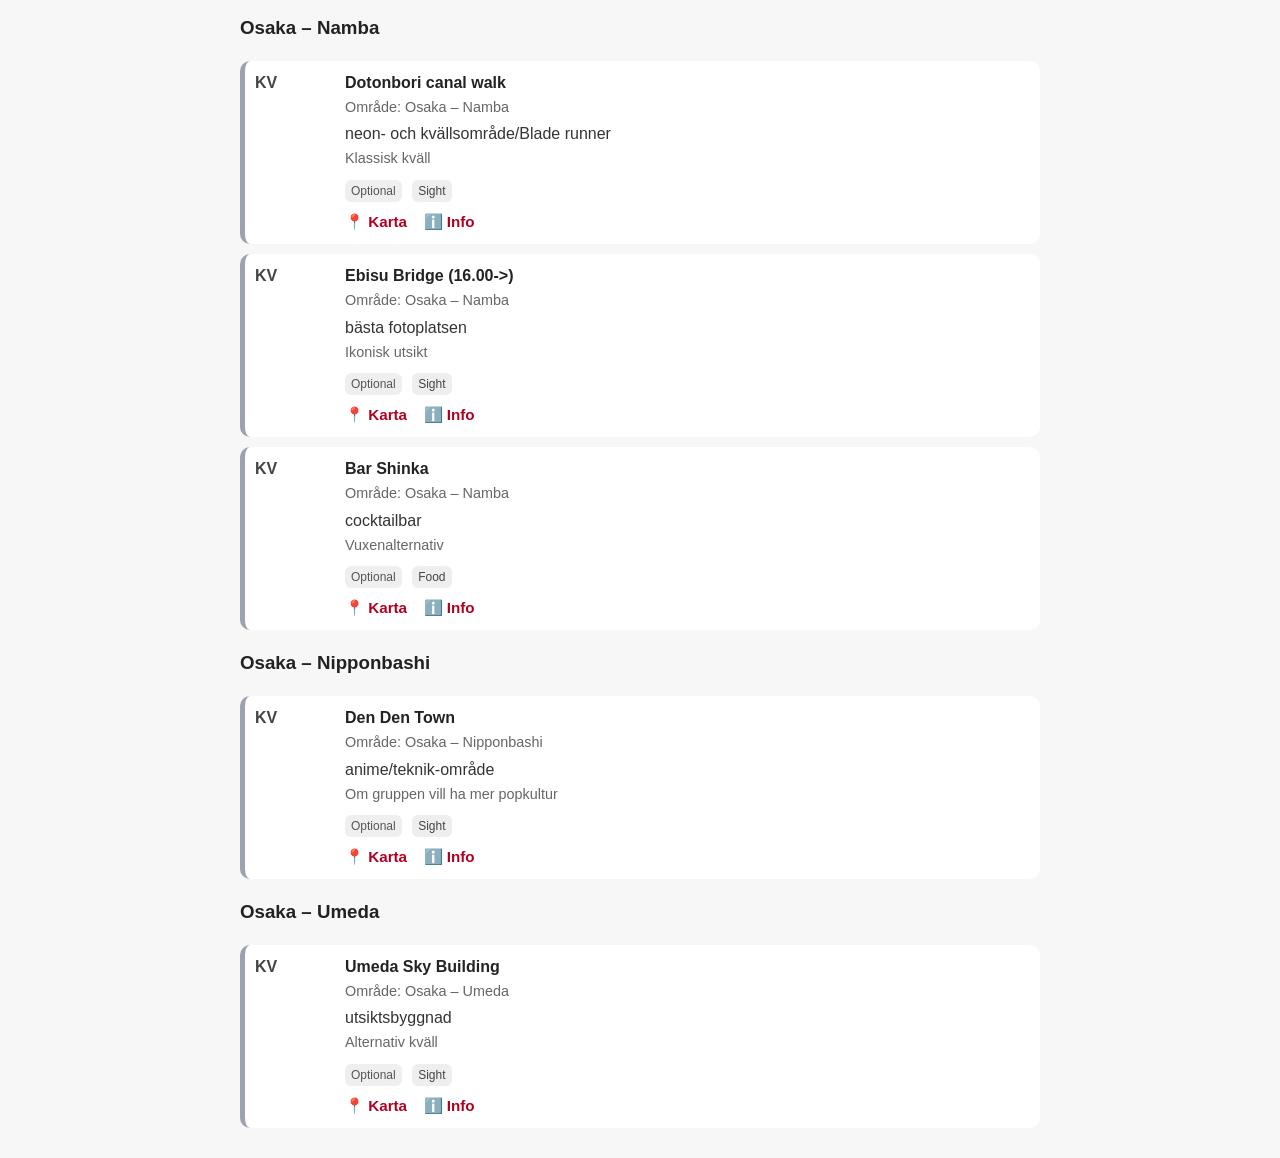
<file: kyoto.html>
<!DOCTYPE html>
<html lang="sv">
<head>
  <meta charset="UTF-8">
  <meta name="viewport" content="width=device-width, initial-scale=1.0">
  <title>Kyoto</title>
  <link rel="stylesheet" href="style.css">
</head>
<body>

<div class="menu">
  <a href="index.html">Översikt</a>
  <a href="tokyo_3_5.html">Tokyo (start)</a>
  <a href="hakone.html">Hakone</a>
  <a href="kyoto.html" class="active">Kyoto</a>
  <a href="hiroshima.html">Hiroshima</a>
  <a href="tokyo_12_14.html">Tokyo (slut)</a>
  <a href="practical.html">Praktiskt</a>
  <a href="areas.html">Samlade tips</a>
</div>

<h1>Kyoto</h1>

<h2>Program</h2>

<div class="day collapsed">
  <div class="day-header">
    <h3>7 april</h3>
    <span class="day-toggle">+</span>
  </div>

  <div class="day-content">

    <div class="activity status-planned">
      <div class="time"></div>
      <div class="content">
        <h4>Odawara → Kyoto</h4>
        <p class="area">Område: Odawara station</p>
        <p class="hint">Shinkansen</p>
        <div class="meta"><span class="status">Planned</span> <span class="category">Transport</span></div>
        <div class="links">
          <a href="https://maps.google.com/?q=Odawara+station+Hakone+Japan" target="_blank" rel="noopener noreferrer">📍 Karta</a>
          <a href="https://www.google.com/search?q=Odawara%20%E2%86%92%20Kyoto%20nan" target="_blank" rel="noopener noreferrer">ℹ️ Info</a>
        </div>
      </div>
    </div>

    <div class="activity status-planned">
      <div class="time">18:00?</div>
      <div class="content">
        <h4>Arrival Kyoto Station</h4>
        <p class="area">Område: Kyoto Station</p>
        <p class="hint">huvudstation / ankomstpunkt</p>
        <p class="notes">Från Hakone m Jinkansen</p>
        <div class="meta"><span class="status">Planned</span> <span class="category">Transport</span></div>
        <div class="links">
          <a href="https://maps.google.com/?q=Kyoto+Station+Kyoto+Japan" target="_blank" rel="noopener noreferrer">📍 Karta</a>
          <a href="https://www.google.com/search?q=Arrival%20Kyoto%20Station%20nan" target="_blank" rel="noopener noreferrer">ℹ️ Info</a>
        </div>
      </div>
    </div>

    <div class="activity status-booked">
      <div class="time">EM</div>
      <div class="content">
        <h4>Check-in Kyoto apartment</h4>
        <p class="area">Område: Higashiyama</p>
        <p class="hint">Boende</p>
        <p class="notes">Ebisucho Kitagumi</p>
        <div class="meta"><span class="status">Booked</span> <span class="category">Accomodation</span></div>
        <div class="links">
          <a href="https://maps.google.com/?q=Kyoto+apartment+Higashiyama+Kyoto+Japan" target="_blank" rel="noopener noreferrer">📍 Karta</a>
          <a href="https://www.google.com/search?q=Check-in%20Kyoto%20apartment%20nan" target="_blank" rel="noopener noreferrer">ℹ️ Info</a>
        </div>
      </div>
    </div>

    <div class="activity status-planned">
      <div class="time">20:00?</div>
      <div class="content">
        <h4>Dinner?</h4>
        <p class="area">Område: Gion</p>
        <div class="meta"><span class="status">Planned</span> <span class="category">Food</span></div>
      </div>
    </div>

    <div class="activity status-optional">
      <div class="time">KV</div>
      <div class="content">
        <h4>Light evening walk in Gion</h4>
        <p class="area">Område: Gion</p>
        <p class="hint">historiskt kvällsområde</p>
        <p class="notes">Mjuk start efter resa</p>
        <div class="meta"><span class="status">Optional</span> <span class="category">Sight</span></div>
        <div class="links">
          <a href="https://maps.google.com/?q=Gion+district+Kyoto+Japan" target="_blank" rel="noopener noreferrer">📍 Karta</a>
          <a href="https://www.google.com/search?q=Light%20evening%20walk%20in%20Gion%20nan" target="_blank" rel="noopener noreferrer">ℹ️ Info</a>
        </div>
      </div>
    </div>

  </div>
</div>

<div class="day collapsed">
  <div class="day-header">
    <h3>8 april</h3>
    <span class="day-toggle">+</span>
  </div>

  <div class="day-content">

    <div class="activity status-planned">
      <div class="time">FM</div>
      <div class="content">
        <h4>Fushimi Inari Taisha hike</h4>
        <p class="area">Område: Fushimi Inari</p>
        <p class="hint">Helig bergsvandring genom torii-portar</p>
        <p class="notes">Start 07–08; längre upp = mer autentiskt och mindre folk</p>
        <div class="meta"><span class="status">Planned</span> <span class="category">Sight</span></div>
        <div class="links">
          <a href="https://maps.google.com/?q=Fushimi+Inari+Taisha+Kyoto+Japan" target="_blank" rel="noopener noreferrer">📍 Karta</a>
          <a href="https://www.google.com/search?q=Fushimi%20Inari%20Taisha%20hike%20nan" target="_blank" rel="noopener noreferrer">ℹ️ Info</a>
        </div>
      </div>
    </div>

    <div class="activity status-planned">
      <div class="time">12:00?</div>
      <div class="content">
        <h4>Lunch?</h4>
        <div class="meta"><span class="status">Planned</span> <span class="category">Food</span></div>
      </div>
    </div>

    <div class="activity status-optional">
      <div class="time">EM</div>
      <div class="content">
        <h4>Gion walk</h4>
        <p class="area">Område: Gion</p>
        <p class="hint">historiskt distrikt med små gränder</p>
        <p class="notes">Klassisk Kyoto-känsla</p>
        <div class="meta"><span class="status">Optional</span> <span class="category">Sight</span></div>
        <div class="links">
          <a href="https://maps.google.com/?q=Gion+district+Kyoto+Japan" target="_blank" rel="noopener noreferrer">📍 Karta</a>
          <a href="https://www.google.com/search?q=Gion%20walk%20nan" target="_blank" rel="noopener noreferrer">ℹ️ Info</a>
        </div>
      </div>
    </div>

    <div class="activity status-optional">
      <div class="time">KV</div>
      <div class="content">
        <h4>Yasaka Shrine + evening walk</h4>
        <p class="area">Område: Yasaka</p>
        <p class="hint">Levande helgedom även efter mörker</p>
        <p class="notes">Bra start för kvällspromenad via Gion och Pontocho</p>
        <div class="meta"><span class="status">Optional</span> <span class="category">Sight</span></div>
        <div class="links">
          <a href="https://maps.google.com/?q=Yasaka+Shrine+Kyoto+Japan" target="_blank" rel="noopener noreferrer">📍 Karta</a>
          <a href="https://www.google.com/search?q=Yasaka%20Shrine%20%2B%20evening%20walk%20nan" target="_blank" rel="noopener noreferrer">ℹ️ Info</a>
        </div>
      </div>
    </div>

    <div class="activity status-planned">
      <div class="time">19:00?</div>
      <div class="content">
        <h4>Pontocho dinner alley (+promenad)</h4>
        <p class="area">Område: Pontocho</p>
        <p class="hint">smalt restaurangstråk vid floden</p>
        <p class="notes">Stämningsfull kväll</p>
        <div class="meta"><span class="status">Planned</span> <span class="category">Food</span></div>
        <div class="links">
          <a href="https://maps.google.com/?q=Pontocho+Alley+Kyoto+Japan" target="_blank" rel="noopener noreferrer">📍 Karta</a>
          <a href="https://www.google.com/search?q=Pontocho%20dinner%20alley%20%28%2Bpromenad%29%20nan" target="_blank" rel="noopener noreferrer">ℹ️ Info</a>
        </div>
      </div>
    </div>

  </div>
</div>

<div class="day collapsed">
  <div class="day-header">
    <h3>9 april</h3>
    <span class="day-toggle">+</span>
  </div>

  <div class="day-content">

    <div class="activity status-planned">
      <div class="time">FM</div>
      <div class="content">
        <h4>Arashiyama Bamboo Grove</h4>
        <p class="area">Område: Arashiyama</p>
        <p class="hint">Bambuskog, tempel, flod och bergslandskap</p>
        <p class="notes">Gå tidigt och fortsätt mot floden/bergen</p>
        <div class="meta"><span class="status">Planned</span> <span class="category">Sight</span></div>
        <div class="links">
          <a href="https://maps.google.com/?q=Arashiyama+Bamboo+Grove+Kyoto+Japan" target="_blank" rel="noopener noreferrer">📍 Karta</a>
          <a href="https://www.google.com/search?q=Arashiyama%20Bamboo%20Grove%20nan" target="_blank" rel="noopener noreferrer">ℹ️ Info</a>
        </div>
      </div>
    </div>

    <div class="activity status-planned">
      <div class="time">FM</div>
      <div class="content">
        <h4>Tenryu-ji Temple Garden</h4>
        <p class="area">Område: Arashiyama</p>
        <p class="hint">zen-tempel med trädgård</p>
        <p class="notes">Kombineras med bambuskogen</p>
        <div class="meta"><span class="status">Planned</span> <span class="category">Sight</span></div>
        <div class="links">
          <a href="https://maps.google.com/?q=Tenryu-ji+Kyoto+Japan" target="_blank" rel="noopener noreferrer">📍 Karta</a>
          <a href="https://www.google.com/search?q=Tenryu-ji%20Temple%20Garden%20nan" target="_blank" rel="noopener noreferrer">ℹ️ Info</a>
        </div>
      </div>
    </div>

    <div class="activity status-planned">
      <div class="time">13:00?</div>
      <div class="content">
        <h4>Lunch?</h4>
        <div class="meta"><span class="status">Planned</span> <span class="category">Food</span></div>
      </div>
    </div>

    <div class="activity status-optional">
      <div class="time">EM</div>
      <div class="content">
        <h4>Togetsukyo Bridge area walk</h4>
        <p class="area">Område: Arashiyama</p>
        <p class="hint">bro och flodpromenad</p>
        <p class="notes">Fortsätt mot floden</p>
        <div class="meta"><span class="status">Optional</span> <span class="category">Sight</span></div>
        <div class="links">
          <a href="https://maps.google.com/?q=Togetsukyo+Bridge+Kyoto+Japan" target="_blank" rel="noopener noreferrer">📍 Karta</a>
          <a href="https://www.google.com/search?q=Togetsukyo%20Bridge%20area%20walk%20nan" target="_blank" rel="noopener noreferrer">ℹ️ Info</a>
        </div>
      </div>
    </div>

    <div class="activity status-optional">
      <div class="time">EM</div>
      <div class="content">
        <h4>Uji excursion / tea focus</h4>
        <p class="area">Område: Uji</p>
        <p class="hint">te- och matchakultur</p>
        <p class="notes">Kan kombineras med teceremoni</p>
        <div class="meta"><span class="status">Optional</span> <span class="category">Sight</span></div>
        <div class="links">
          <a href="https://maps.google.com/?q=Uji+Kyoto+Japan" target="_blank" rel="noopener noreferrer">📍 Karta</a>
          <a href="https://www.google.com/search?q=Uji%20excursion%20/%20tea%20focus%20nan" target="_blank" rel="noopener noreferrer">ℹ️ Info</a>
        </div>
      </div>
    </div>

    <div class="activity status-planned">
      <div class="time">19:00?</div>
      <div class="content">
        <h4>Dinner (Nishiki Market / central Kyoto food walk)</h4>
        <p class="area">Område: Downtown</p>
        <p class="hint">Smakpromenad mer än måltid</p>
        <p class="notes">Undvik 12–14 och gå ut på sidogatorna</p>
        <div class="meta"><span class="status">Planned</span> <span class="category">Food</span></div>
        <div class="links">
          <a href="https://maps.google.com/?q=Nishiki+Market+Kyoto+Japan" target="_blank" rel="noopener noreferrer">📍 Karta</a>
          <a href="https://www.google.com/search?q=Dinner%20%28Nishiki%20Market%20/%20central%20Kyoto%20food%20walk%29%20nan" target="_blank" rel="noopener noreferrer">ℹ️ Info</a>
        </div>
      </div>
    </div>

  </div>
</div>

<div class="day collapsed">
  <div class="day-header">
    <h3>10 april – (inkl. Osaka)</h3>
    <span class="day-toggle">+</span>
  </div>

  <div class="day-content">

    <div class="activity status-optional">
      <div class="time">FM</div>
      <div class="content">
        <h4>Meditation</h4>
        <p class="hint">Tempel Chion-in (morgonceremoni (ej ren zazen))</p>
        <p class="notes">Start 06.00?</p>
        <div class="meta"><span class="status">Optional</span> <span class="category">Sight</span></div>
        <div class="links">
          <a href="https://maps.google.com/?q=Temple+Chion-in+Kyoto+Japan" target="_blank" rel="noopener noreferrer">📍 Karta</a>
          <a href="https://www.google.com/search?q=Meditation%20%28Ulf%20m%20fl%3F%29%20nan" target="_blank" rel="noopener noreferrer">ℹ️ Info</a>
        </div>
      </div>
    </div>

    <div class="activity status-optional">
      <div class="time">FM</div>
      <div class="content">
        <h4>Kiyomizu-dera</h4>
        <p class="area">Område: Higashiyama</p>
        <p class="hint">trätempel på sluttning</p>
        <p class="notes">Morgon bäst före stora grupper</p>
        <div class="meta"><span class="status">Optional</span> <span class="category">Sight</span></div>
        <div class="links">
          <a href="https://maps.google.com/?q=Kiyomizu-dera+Kyoto+Japan" target="_blank" rel="noopener noreferrer">📍 Karta</a>
          <a href="https://www.google.com/search?q=Kiyomizu-dera%20nan" target="_blank" rel="noopener noreferrer">ℹ️ Info</a>
        </div>
      </div>
    </div>

    <div class="activity status-planned">
      <div class="time">13:00?</div>
      <div class="content">
        <h4>Lunch?</h4>
        <div class="meta"><span class="status">Planned</span> <span class="category">Food</span></div>
      </div>
    </div>

    <div class="activity status-optional">
      <div class="time">EM</div>
      <div class="content">
        <h4>Ninenzaka &amp; Sannenzaka walk</h4>
        <p class="area">Område: Higashiyama</p>
        <p class="hint">historiska trappgator</p>
        <p class="notes">Morgon/eftermiddag</p>
        <div class="meta"><span class="status">Optional</span> <span class="category">Sight</span></div>
        <div class="links">
          <a href="https://maps.google.com/?q=Ninenzaka+Kyoto+Japan" target="_blank" rel="noopener noreferrer">📍 Karta</a>
          <a href="https://www.google.com/search?q=Ninenzaka%20%26%20Sannenzaka%20walk%20nan" target="_blank" rel="noopener noreferrer">ℹ️ Info</a>
        </div>
      </div>
    </div>

    <div class="activity status-planned">
      <div class="time">EM</div>
      <div class="content">
        <h4>Pendeltåg till Osaka</h4>
        <p class="area">Område: Kyoto station</p>
        <p class="notes">Ta pendeltåg, inte Shinkansen</p>
        <div class="meta"><span class="status">Planned</span> <span class="category">Transport</span></div>
        <div class="links">
          <a href="https://maps.app.goo.gl/tFpoAvC2N4Z96h7B8" target="_blank" rel="noopener noreferrer">📍 Karta</a>
          <a href="https://www.google.com/search?q=Pendelt%C3%A5g%20till%20Osaka%20nan" target="_blank" rel="noopener noreferrer">ℹ️ Info</a>
        </div>
      </div>
    </div>

    <div class="activity status-planned">
      <div class="time">16:00-</div>
      <div class="content">
        <h4>Ebisu Bridge (16.00-&gt;)</h4>
        <p class="area">Område: Osaka – Namba</p>
        <p class="hint">bästa fotoplatsen</p>
        <div class="meta"><span class="status">Planned</span> <span class="category">Sight</span></div>
        <div class="links">
          <a href="https://maps.google.com/?q=Ebisu+Bridge+Osaka+Japan" target="_blank" rel="noopener noreferrer">📍 Karta</a>
          <a href="https://www.google.com/search?q=Ebisu%20Bridge%20%2816.00-%3E%29%20nan" target="_blank" rel="noopener noreferrer">ℹ️ Info</a>
        </div>
      </div>
    </div>

    <div class="activity status-planned">
      <div class="time">19:00?</div>
      <div class="content">
        <h4>Osaka evening trip</h4>
        <p class="area">Område: Osaka – Dotonbori</p>
        <p class="hint">neon, streetfood och kvällspuls</p>
        <div class="meta"><span class="status">Planned</span> <span class="category">Sight</span></div>
        <div class="links">
          <a href="https://maps.google.com/?q=Dotonbori+Osaka+Japan" target="_blank" rel="noopener noreferrer">📍 Karta</a>
          <a href="https://www.google.com/search?q=Osaka%20evening%20trip%20nan" target="_blank" rel="noopener noreferrer">ℹ️ Info</a>
        </div>
      </div>
    </div>

  </div>
</div>

<div class="day collapsed">
  <div class="day-header">
    <h3>11 april</h3>
    <span class="day-toggle">+</span>
  </div>

  <div class="day-content">

    <div class="activity status-optional">
      <div class="time">FM</div>
      <div class="content">
        <h4>Meditation</h4>
        <p class="hint">Tempel Kōsei-ji (mer exklusiv/bokningsbar)</p>
        <p class="notes">Start 06.00?</p>
        <div class="meta"><span class="status">Optional</span> <span class="category">Sight</span></div>
        <div class="links">
          <a href="https://maps.google.com/?q=Temple+Kōsei-ji+Kyoto+Japan" target="_blank" rel="noopener noreferrer">📍 Karta</a>
          <a href="https://www.google.com/search?q=Meditation%20%28Ulf%20m%20fl%3F%29%20nan" target="_blank" rel="noopener noreferrer">ℹ️ Info</a>
        </div>
      </div>
    </div>

    <div class="activity status-optional">
      <div class="time">FM</div>
      <div class="content">
        <h4>Free time / flexible options</h4>
        <p class="area">Område: Kyoto</p>
        <p class="hint">fri tid i Kyoto</p>
        <p class="notes">Öppet upplägg</p>
        <div class="meta"><span class="status">Optional</span> <span class="category">Logistics</span></div>
        <div class="links">
          <a href="https://www.google.com/search?q=Free%20time%20/%20flexible%20options%20nan" target="_blank" rel="noopener noreferrer">ℹ️ Info</a>
        </div>
      </div>
    </div>

    <div class="activity status-planned">
      <div class="time">EM</div>
      <div class="content">
        <h4>Departure Kyoto Station</h4>
        <p class="area">Område: Kyoto Station</p>
        <p class="hint">huvudstation / ankomstpunkt</p>
        <p class="notes">Jinkansen till Hiroshima, ca 1,5 tim</p>
        <div class="meta"><span class="status">Planned</span> <span class="category">Transport</span></div>
        <div class="links">
          <a href="https://maps.google.com/?q=Kyoto+Station+Kyoto+Japan" target="_blank" rel="noopener noreferrer">📍 Karta</a>
          <a href="https://www.google.com/search?q=Departure%20Kyoto%20Station%20nan" target="_blank" rel="noopener noreferrer">ℹ️ Info</a>
        </div>
      </div>
    </div>

  </div>
</div>

<h2>Extra aktiviteter (sorterade per område)</h2>

<h3>Downtown</h3>
<div class="activity status-optional">
  <div class="time">EM</div>
  <div class="content">
    <h4>Aritsugu knife shop</h4>
    <p class="area">Område: Downtown</p>
    <p class="hint">respekterad knivbutik i marknaden</p>
    <p class="notes">Ligger i Nishiki Market</p>
    <div class="meta"><span class="status">Optional</span> <span class="category">Shop</span></div>
    <div class="links">
      <a href="https://maps.google.com/?q=Aritsugu+Kyoto+Japan" target="_blank" rel="noopener noreferrer">📍 Karta</a>
      <a href="https://www.google.com/search?q=Aritsugu%20knife%20shop%20nan" target="_blank" rel="noopener noreferrer">ℹ️ Info</a>
    </div>
  </div>
</div>
<h3>Gion</h3>
<div class="activity status-optional">
  <div class="time">KV</div>
  <div class="content">
    <h4>ITOH Dining by Nobu Kyoto</h4>
    <p class="area">Område: Gion</p>
    <p class="hint">mer exklusiv middag</p>
    
    <div class="meta"><span class="status">Optional</span> <span class="category">Food</span></div>
    <div class="links">
      <a href="https://maps.google.com/?q=ITOH+Dining+by+Nobu+Kyoto+Japan" target="_blank" rel="noopener noreferrer">📍 Karta</a>
      <a href="https://www.google.com/search?q=ITOH%20Dining%20by%20Nobu%20Kyoto%20nan" target="_blank" rel="noopener noreferrer">ℹ️ Info</a>
    </div>
  </div>
</div>
<h3>Higashiyama</h3>
<div class="activity status-optional">
  <div class="time">KV</div>
  <div class="content">
    <h4>Yasaka Shrine</h4>
    <p class="area">Område: Higashiyama</p>
    <p class="hint">helgedom som lever på kvällen</p>
    <p class="notes">Fin kvällsplats</p>
    <div class="meta"><span class="status">Optional</span> <span class="category">Sight</span></div>
    <div class="links">
      <a href="https://maps.google.com/?q=Yasaka+Shrine+Kyoto+Japan" target="_blank" rel="noopener noreferrer">📍 Karta</a>
      <a href="https://www.google.com/search?q=Yasaka%20Shrine%20nan" target="_blank" rel="noopener noreferrer">ℹ️ Info</a>
    </div>
  </div>
</div>

<div class="activity status-optional">
  <div class="time">EM</div>
  <div class="content">
    <h4>Sanjusangendo Temple</h4>
    <p class="area">Område: Higashiyama</p>
    <p class="hint">1200-tals tempel med 1001 statyer</p>
    <p class="notes">Unik upplevelse</p>
    <div class="meta"><span class="status">Optional</span> <span class="category">Sight</span></div>
    <div class="links">
      <a href="https://maps.google.com/?q=Sanjusangendo+Kyoto+Japan" target="_blank" rel="noopener noreferrer">📍 Karta</a>
      <a href="https://www.google.com/search?q=Sanjusangendo%20Temple%20nan" target="_blank" rel="noopener noreferrer">ℹ️ Info</a>
    </div>
  </div>
</div>

<div class="activity status-optional">
  <div class="time">FM</div>
  <div class="content">
    <h4>Higashiyama → Ninenzaka → Sannenzaka walk</h4>
    <p class="area">Område: Higashiyama</p>
    <p class="hint">morgonstråk i gamla Kyoto</p>
    <p class="notes">Mycket stark morgonrutt</p>
    <div class="meta"><span class="status">Optional</span> <span class="category">Sight</span></div>
    <div class="links">
      <a href="https://maps.google.com/?q=Ninenzaka+Kyoto+Japan" target="_blank" rel="noopener noreferrer">📍 Karta</a>
      <a href="https://www.google.com/search?q=Higashiyama%20%E2%86%92%20Ninenzaka%20%E2%86%92%20Sannenzaka%20walk%20nan" target="_blank" rel="noopener noreferrer">ℹ️ Info</a>
    </div>
  </div>
</div>
<h3>Himeji</h3>
<div class="activity status-optional">
  <div class="time">EM</div>
  <div class="content">
    <h4>Himeji Castle stop (Shogun movie)</h4>
    <p class="area">Område: Himeji</p>
    <p class="hint">Stopover på väg från Kyoto, bäst bevarade japanska slottet</p>
    <p class="notes">Vita Hägerns borg (2–3 timmar räcker som stopp)</p>
    <div class="meta"><span class="status">Optional</span> <span class="category">Sight</span></div>
    <div class="links">
      <a href="https://maps.google.com/?q=Himeji+Castle+Himeji+Japan" target="_blank" rel="noopener noreferrer">📍 Karta</a>
      <a href="https://www.google.com/search?q=Himeji%20Castle%20stop%20%28Shogun%20movie%29%20nan" target="_blank" rel="noopener noreferrer">ℹ️ Info</a>
    </div>
  </div>
</div>
<h3>Kawaramachi</h3>
<div class="activity status-optional">
  <div class="time">EM</div>
  <div class="content">
    <h4>Takashimaya depachika</h4>
    <p class="area">Område: Kawaramachi</p>
    <p class="hint">Matvåning i varuhuskällare (depachika)</p>
    <p class="notes">Bra för takeaway eller snabb kvalitetsmat</p>
    <div class="meta"><span class="status">Optional</span> <span class="category">Food</span></div>
    <div class="links">
      <a href="https://maps.google.com/?q=Takashimaya+depachika+Kyoto+Japan" target="_blank" rel="noopener noreferrer">📍 Karta</a>
      <a href="https://www.google.com/search?q=Takashimaya%20depachika%20nan" target="_blank" rel="noopener noreferrer">ℹ️ Info</a>
    </div>
  </div>
</div>
<h3>Kinkaku-ji</h3>
<div class="activity status-optional">
  <div class="time">EM</div>
  <div class="content">
    <h4>Kinkaku-ji</h4>
    <p class="area">Område: Kinkaku-ji</p>
    <p class="hint">gyllene paviljongen</p>
    <p class="notes">Viktigt världsarv</p>
    <div class="meta"><span class="status">Optional</span> <span class="category">Sight</span></div>
    <div class="links">
      <a href="https://maps.google.com/?q=Kinkaku-ji+Kyoto+Japan" target="_blank" rel="noopener noreferrer">📍 Karta</a>
      <a href="https://www.google.com/search?q=Kinkaku-ji%20nan" target="_blank" rel="noopener noreferrer">ℹ️ Info</a>
    </div>
  </div>
</div>
<h3>Kyoto</h3>
<div class="activity status-optional">
  <div class="time">EM</div>
  <div class="content">
    <h4>THE CEREMONY – Tea Experience Kyoto</h4>
    <p class="area">Område: Kyoto</p>
    <p class="hint">traditionell teceremoni</p>
    <p class="notes">Bokas i förväg</p>
    <div class="meta"><span class="status">Optional</span> <span class="category">Sight</span></div>
    <div class="links">
      <a href="https://maps.google.com/?q=THE+CEREMONY+%E2%80%93+Tea+Experience+Kyoto+Kyoto+Japan" target="_blank" rel="noopener noreferrer">📍 Karta</a>
      <a href="https://www.google.com/search?q=THE%20CEREMONY%20%E2%80%93%20Tea%20Experience%20Kyoto%20nan" target="_blank" rel="noopener noreferrer">ℹ️ Info</a>
    </div>
  </div>
</div>
<h3>Kyoto Station</h3>
<div class="activity status-optional">
  <div class="time">EM</div>
  <div class="content">
    <h4>Rent bicycles and explore Kyoto</h4>
    <p class="area">Område: Kyoto Station</p>
    <p class="hint">cykelvänlig rutnätsstad</p>
    <p class="notes">Smågator, hantverk, mat</p>
    <div class="meta"><span class="status">Optional</span> <span class="category">Activity</span></div>
    <div class="links">
      <a href="https://maps.google.com/?q=Cycle+Kyoto+small+streets+Kyoto+Japan" target="_blank" rel="noopener noreferrer">📍 Karta</a>
      <a href="https://www.google.com/search?q=Rent%20bicycles%20and%20explore%20Kyoto%20nan" target="_blank" rel="noopener noreferrer">ℹ️ Info</a>
    </div>
  </div>
</div>
<h3>Maruyama Park</h3>
<div class="activity status-optional">
  <div class="time">KV</div>
  <div class="content">
    <h4>Maruyama Park</h4>
    <p class="area">Område: Maruyama Park</p>
    <p class="hint">park vid Yasaka Shrine</p>
    <p class="notes">Bra kvällspromenad</p>
    <div class="meta"><span class="status">Optional</span> <span class="category">Sight</span></div>
    <div class="links">
      <a href="https://maps.google.com/?q=Maruyama+Park+Kyoto+Japan" target="_blank" rel="noopener noreferrer">📍 Karta</a>
      <a href="https://www.google.com/search?q=Maruyama%20Park%20nan" target="_blank" rel="noopener noreferrer">ℹ️ Info</a>
    </div>
  </div>
</div>
<h3>Nijo</h3>
<div class="activity status-optional">
  <div class="time">EM</div>
  <div class="content">
    <h4>Nijo Castle</h4>
    <p class="area">Område: Nijo</p>
    <p class="hint">shogunens residens</p>
    <p class="notes">Historiskt viktigt</p>
    <div class="meta"><span class="status">Optional</span> <span class="category">Sight</span></div>
    <div class="links">
      <a href="https://maps.google.com/?q=Nijo+Castle+Kyoto+Japan" target="_blank" rel="noopener noreferrer">📍 Karta</a>
      <a href="https://www.google.com/search?q=Nijo%20Castle%20nan" target="_blank" rel="noopener noreferrer">ℹ️ Info</a>
    </div>
  </div>
</div>
<h3>Shirakawa</h3>
<div class="activity status-optional">
  <div class="time">KV</div>
  <div class="content">
    <h4>Shirakawa canal walk</h4>
    <p class="area">Område: Shirakawa</p>
    <p class="hint">kanalstråk i Gion</p>
    <p class="notes">Mycket stämningsfullt</p>
    <div class="meta"><span class="status">Optional</span> <span class="category">Sight</span></div>
    <div class="links">
      <a href="https://maps.google.com/?q=Shirakawa+Canal+Kyoto+Japan" target="_blank" rel="noopener noreferrer">📍 Karta</a>
      <a href="https://www.google.com/search?q=Shirakawa%20canal%20walk%20nan" target="_blank" rel="noopener noreferrer">ℹ️ Info</a>
    </div>
  </div>
</div>
<h3>Osaka – Amerikamura</h3>
<div class="activity status-optional">
  <div class="time">KV</div>
  <div class="content">
    <h4>Amerikamura walk</h4>
    <p class="area">Område: Osaka – Amerikamura</p>
    <p class="hint">ungdomlig stadsdel</p>
    <p class="notes">Mer alternativ vibe</p>
    <div class="meta"><span class="status">Optional</span> <span class="category">Sight</span></div>
    <div class="links">
      <a href="https://maps.google.com/?q=Amerikamura+Osaka+Japan" target="_blank" rel="noopener noreferrer">📍 Karta</a>
      <a href="https://www.google.com/search?q=Amerikamura%20walk%20nan" target="_blank" rel="noopener noreferrer">ℹ️ Info</a>
    </div>
  </div>
</div>
<h3>Osaka – Kuromon</h3>
<div class="activity status-optional">
  <div class="time">EM</div>
  <div class="content">
    <h4>Kuromon Market</h4>
    <p class="area">Område: Osaka – Kuromon</p>
    <p class="hint">marknad med snacks</p>
    <p class="notes">Bra om man åker tidigt</p>
    <div class="meta"><span class="status">Optional</span> <span class="category">Food</span></div>
    <div class="links">
      <a href="https://maps.google.com/?q=Kuromon+Ichiba+Market+Osaka+Japan" target="_blank" rel="noopener noreferrer">📍 Karta</a>
      <a href="https://www.google.com/search?q=Kuromon%20Market%20nan" target="_blank" rel="noopener noreferrer">ℹ️ Info</a>
    </div>
  </div>
</div>
<h3>Osaka – Nakazakicho</h3>
<div class="activity status-optional">
  <div class="time">EM</div>
  <div class="content">
    <h4>Nakazakicho stroll</h4>
    <p class="area">Område: Osaka – Nakazakicho</p>
    <p class="hint">lugnare kvarter med caféer</p>
    <p class="notes">Kontrast till Dotonbori</p>
    <div class="meta"><span class="status">Optional</span> <span class="category">Sight</span></div>
    <div class="links">
      <a href="https://maps.google.com/?q=Nakazakicho+Osaka+Japan" target="_blank" rel="noopener noreferrer">📍 Karta</a>
      <a href="https://www.google.com/search?q=Nakazakicho%20stroll%20nan" target="_blank" rel="noopener noreferrer">ℹ️ Info</a>
    </div>
  </div>
</div>
<h3>Osaka – Namba</h3>
<div class="activity status-optional">
  <div class="time">KV</div>
  <div class="content">
    <h4>Dotonbori canal walk</h4>
    <p class="area">Område: Osaka – Namba</p>
    <p class="hint">neon- och kvällsområde/Blade runner</p>
    <p class="notes">Klassisk kväll</p>
    <div class="meta"><span class="status">Optional</span> <span class="category">Sight</span></div>
    <div class="links">
      <a href="https://maps.google.com/?q=Dotonbori+Osaka+Japan" target="_blank" rel="noopener noreferrer">📍 Karta</a>
      <a href="https://www.google.com/search?q=Dotonbori%20canal%20walk%20nan" target="_blank" rel="noopener noreferrer">ℹ️ Info</a>
    </div>
  </div>
</div>

<div class="activity status-optional">
  <div class="time">KV</div>
  <div class="content">
    <h4>Ebisu Bridge (16.00-&gt;)</h4>
    <p class="area">Område: Osaka – Namba</p>
    <p class="hint">bästa fotoplatsen</p>
    <p class="notes">Ikonisk utsikt</p>
    <div class="meta"><span class="status">Optional</span> <span class="category">Sight</span></div>
    <div class="links">
      <a href="https://maps.google.com/?q=Ebisu+Bridge+Osaka+Japan" target="_blank" rel="noopener noreferrer">📍 Karta</a>
      <a href="https://www.google.com/search?q=Ebisu%20Bridge%20%2816.00-%3E%29%20nan" target="_blank" rel="noopener noreferrer">ℹ️ Info</a>
    </div>
  </div>
</div>

<div class="activity status-optional">
  <div class="time">KV</div>
  <div class="content">
    <h4>Bar Shinka</h4>
    <p class="area">Område: Osaka – Namba</p>
    <p class="hint">cocktailbar</p>
    <p class="notes">Vuxenalternativ</p>
    <div class="meta"><span class="status">Optional</span> <span class="category">Food</span></div>
    <div class="links">
      <a href="https://maps.google.com/?q=Bar+Shinka+Osaka+Japan" target="_blank" rel="noopener noreferrer">📍 Karta</a>
      <a href="https://www.google.com/search?q=Bar%20Shinka%20nan" target="_blank" rel="noopener noreferrer">ℹ️ Info</a>
    </div>
  </div>
</div>
<h3>Osaka – Nipponbashi</h3>
<div class="activity status-optional">
  <div class="time">KV</div>
  <div class="content">
    <h4>Den Den Town</h4>
    <p class="area">Område: Osaka – Nipponbashi</p>
    <p class="hint">anime/teknik-område</p>
    <p class="notes">Om gruppen vill ha mer popkultur</p>
    <div class="meta"><span class="status">Optional</span> <span class="category">Sight</span></div>
    <div class="links">
      <a href="https://maps.google.com/?q=Den+Den+Town+Kyoto+Japan" target="_blank" rel="noopener noreferrer">📍 Karta</a>
      <a href="https://www.google.com/search?q=Den%20Den%20Town%20nan" target="_blank" rel="noopener noreferrer">ℹ️ Info</a>
    </div>
  </div>
</div>
<h3>Osaka – Umeda</h3>
<div class="activity status-optional">
  <div class="time">KV</div>
  <div class="content">
    <h4>Umeda Sky Building</h4>
    <p class="area">Område: Osaka – Umeda</p>
    <p class="hint">utsiktsbyggnad</p>
    <p class="notes">Alternativ kväll</p>
    <div class="meta"><span class="status">Optional</span> <span class="category">Sight</span></div>
    <div class="links">
      <a href="https://maps.google.com/?q=Umeda+Sky+Building+Osaka+Japan" target="_blank" rel="noopener noreferrer">📍 Karta</a>
      <a href="https://www.google.com/search?q=Umeda%20Sky%20Building%20nan" target="_blank" rel="noopener noreferrer">ℹ️ Info</a>
    </div>
  </div>
</div>

<script>
document.querySelectorAll('.day').forEach(day => {
  const header = day.querySelector('.day-header');
  const content = day.querySelector('.day-content');
  const toggle = day.querySelector('.day-toggle');

  if (!header || !content || !toggle) return;

  if (day.classList.contains('collapsed')) {
    content.style.display = 'none';
    toggle.textContent = '+';
  } else {
    content.style.display = 'block';
    toggle.textContent = '–';
  }

  header.addEventListener('click', () => {
    day.classList.toggle('collapsed');

    if (day.classList.contains('collapsed')) {
      content.style.display = 'none';
      toggle.textContent = '+';
    } else {
      content.style.display = 'block';
      toggle.textContent = '–';
    }
  });
});
</script>
</body>
</html>
</file>
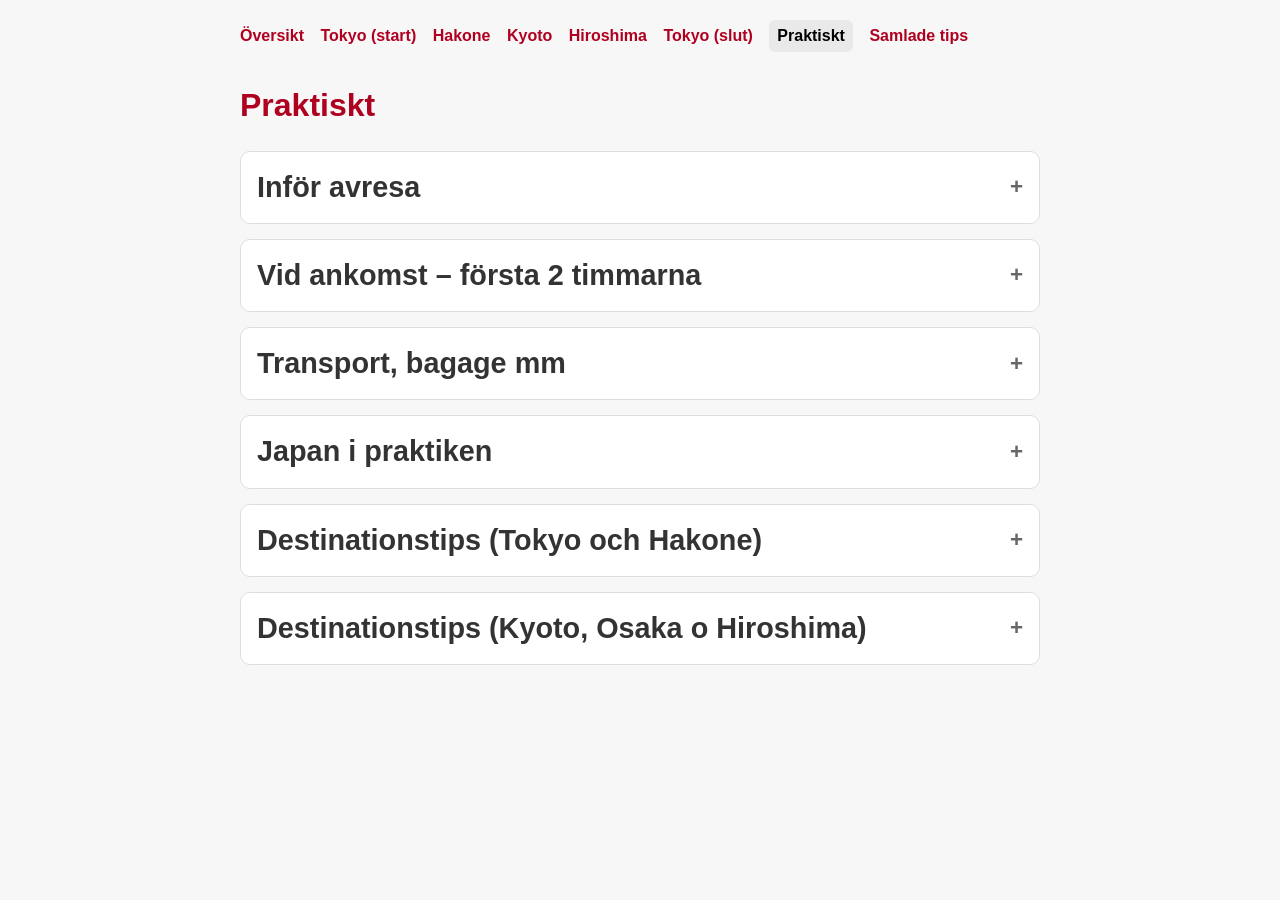
<file: practical.html>
<!DOCTYPE html>
<html lang="sv">
<head>
  <meta charset="UTF-8">
  <meta name="viewport" content="width=device-width, initial-scale=1.0">
  <title>Praktiskt</title>
  <link rel="stylesheet" href="style.css?v=4">
</head>
<body>

<div class="menu">
  <a href="index.html">Översikt</a>
  <a href="tokyo_3_5.html">Tokyo (start)</a>
  <a href="hakone.html">Hakone</a>
  <a href="kyoto.html">Kyoto</a>
  <a href="hiroshima.html">Hiroshima</a>
  <a href="tokyo_12_14.html">Tokyo (slut)</a>
  <a href="practical.html" class="active">Praktiskt</a>
  <a href="areas.html">Samlade tips</a>
</div>

<h1>Praktiskt</h1>

<div class="section collapsed">
  <div class="section-header">
    <h2>Inför avresa</h2>
    <span class="toggle">+</span>
  </div>

  <div class="section-content">
    <h3>Dokument</h3>
    <ul>
      <li>Pass (giltigt, fotobackup)</li>
      <li>Visit Japan Web (registrera inför inresa)</li>
      <li>Reseförsäkring (utdrag)</li>
      <li>Bankkort / extra bankkort (beloppsgränser och spärr för Japan)</li>
    </ul>

    <h3>Ladda ner innan resan</h3>
    <ul>
      <li>Google Maps → offlinekartor</li>
      <li>Google Translate → japanska offline</li>
      <li>NAVITIME (valfritt)</li>
      <li>eSIM / roaming klart innan avresa</li>
    </ul>

    <h3>Om internet inte fungerar</h3>
    <ul>
      <li>WiFi (7-Eleven, stationer, hotell)</li>
      <li>Starta om telefon / eSIM</li>
      <li>Fråga personal</li>
    </ul>

    <h3>Bra att köpa / packa</h3>
    <ul>
      <li>Adapter (Japan: platta stift)</li>
      <li>Powerbank</li>
      <li>Bekväma promenadskor (2 st)</li>
      <li>Liten dagryggsäck</li>
      <li>Lite kontanter första dagen</li>
    </ul>

    <h3>Betalning</h3>
    <ul>
      <li>Suica/PASMO används till transport, konbini och mycket annat</li>
      <li>Apple Pay / Google Pay fungerar ofta</li>
      <li>7-Eleven ATM fungerar bra med utländska kort</li>
    </ul>

    <h3>Bra att veta</h3>
    <ul>
      <li>Kranvattnet i Japan är drickbart</li>
      <li>Kort fungerar ofta, men småställen kan vara kontantbaserade</li>
      <li>Ingen dricks i Japan</li>
    </ul>
  </div>
</div>

<div class="section collapsed">
  <div class="section-header">
    <h2>Vid ankomst – första 2 timmarna</h2>
    <span class="toggle">+</span>
  </div>

  <div class="section-content">
    <ol>
      <li>Immigration → bagage → tull</li>
      <li>Ta ut kontanter (ATM på flygplats eller 7-Eleven)</li>
      <li>Säkerställ att eSIM / roaming fungerar</li>
      <li>Skaffa Suica/PASMO (eller digitalt i mobilen)</li>
      <li>Öppna Google Maps → navigera till hotellet</li>
    </ol>

    <p><strong>Tips:</strong></p>
    <ul>
      <li>Allt tar lite längre tid än man tror</li>
      <li>Skyltningen är bra – följ den steg för steg</li>
    </ul>
  </div>
</div>

<div class="section collapsed">
  <div class="section-header">
    <h2>Transport, bagage mm</h2>
    <span class="toggle">+</span>
  </div>

  <div class="section-content">
    <h3>Så rör vi oss</h3>
    <p><strong>I Tokyo</strong></p>
    <ul>
      <li>Google Maps</li>
      <li>Tunnelbana / tåg</li>
      <li>Ibland taxi om det sparar mycket friktion</li>
    </ul>

    <h3>Så läser man transport i Japan</h3>
    <ul>
      <li>Följ linjebokstav + stationsnummer (t.ex. G12)</li>
      <li>Inte bara stationsnamn</li>
      <li>Stationer är stora – följ exit-skyltar noga</li>
    </ul>

    <h3>Från hotellet i Tokyo första dagarna</h3>
    <p>Vi bor i Kuramae, nära Asakusa.</p>
    <p><strong>Bra att veta:</strong></p>
    <ul>
      <li>Asakusa Station är ofta bäst för klassiska Tokyo-områden</li>
      <li>Kuramae är bra för andra riktningar</li>
      <li>Promenad till Asakusa fungerar ofta väldigt bra</li>
    </ul>

    <h3>Shinkansen</h3>
    <p>Snabbtåg mellan städerna. Vi reser helst lätt.</p>

    <h3>Bagage</h3>
    <p>Vi kommer sannolikt att använda bagageservice på vissa sträckor:</p>
    <ul>
      <li>Tokyo → Kyoto</li>
      <li>Kyoto → Tokyo</li>
    </ul>
    <p>Det gör resan mycket smidigare.</p>

    <h3>Hakone Pass</h3>
    <p>För Hakone köper vi:</p>
    <p><strong>Hakone Free Pass (2 dagar, från Odawara)</strong></p>
    <p>Det används inom Hakone, inte från Tokyo.</p>

    <h3>Bra att tänka på</h3>
    <ul>
      <li>Stationer är stora – det tar tid att byta linje</li>
      <li>Lägg alltid in lite tidsmarginal</li>
    </ul>
  </div>
</div>

<div class="section collapsed">
  <div class="section-header">
    <h2>Japan i praktiken</h2>
    <span class="toggle">+</span>
  </div>

  <div class="section-content">

    <h3>Några enkla japanska ord</h3>
    <ul>
      <li>Konnichiwa – hej</li>
      <li>Arigatō gozaimasu – tack</li>
      <li>Sumimasen – ursäkta / hallå</li>
      <li>Eigo? – engelska?</li>
      <li>Google toransureeto ii desu ka? – är det okej om jag använder Google Translate?</li>
    </ul>

    <h3>Mat – hur vi hittar rätt</h3>
    <ul>
      <li>Titta upp – många restauranger ligger på våning 2–6</li>
      <li>Använd Google Maps → filtrera på 4.0+</li>
      <li>Kö = ofta bra kvalitet</li>
      <li>Små ställen slår turistställen</li>
    </ul>

    <p><strong>Snabba fallback:</strong></p>
    <ul>
      <li>7-Eleven / Lawson / FamilyMart</li>
      <li>Food courts (t.ex. Takashimaya i Kyoto)</li>
      <li>Stationsområden</li>
    </ul>

    <h3>I kollektivtrafiken</h3>
    <ul>
      <li>Prata tyst</li>
      <li>Telefon på silent mode</li>
      <li>Följ linjebokstav + stationsnummer (inte bara namn)</li>
    </ul>

    <h3>Snabba kulturgrejer</h3>
    <ul>
      <li>Följ köer och flöden</li>
      <li>Ta av skor där det krävs</li>
      <li>Undvik att stå i vägen (speciellt i stationer)</li>
    </ul>

    <h3>När något strular</h3>
    <ol>
      <li>Öppna Google Maps</li>
      <li>Öppna Google Translate</li>
      <li>Fråga personal</li>
    </ol>

    <p><strong>Kom ihåg:</strong></p>
    <ul>
      <li>Missar vi ett tåg → ta nästa</li>
      <li>Allt är skyltat – följ flödet</li>
      <li>7-Eleven = alltid en lösning (mat, ATM, paus)</li>
    </ul>

    <h3>Viktiga nummer</h3>
    <ul>
      <li>Polis: 110</li>
      <li>Ambulans / brandkår: 119</li>
      <li>Svenska ambassaden i Tokyo: +81 3 5562 5050</li>
    </ul>

  </div>
</div>

<div class="section collapsed">
  <div class="section-header">
    <h2>Destinationstips (Tokyo och Hakone)</h2>
    <span class="toggle">+</span>
  </div>

  <div class="section-content">

    <p>
      <a href="https://www.google.com/maps/d/viewer?mid=1NEKltZ9swsaoMFm5Di4IIX3zMaCpUF0" target="_blank" rel="noopener noreferrer">
        🗺 Karta med alla aktiviteter
      </a>
      <span class="note">(öppnas i ett separat fönster)</span>
  </p> 

    </p>

    <h3>Tokyo</h3>

    <div class="destination-note">
  <p><strong>Bra att veta i Tokyo:</strong></p>
  <ul>
    <li>Många bra restauranger ligger på våning 2–6.</li>
    <li>Många lokala matställen finns runt tågstationerna.</li>
    <li>Fluffy pancakes kan innebära 20–40 min väntetid.</li>
    <li>Tokyo Skytree är bäst att boka 60–90 min före solnedgång.</li>
  </ul>
</div>
    
    <p><strong>Asakusa / Kuramae</strong><br>
    Asakusa har gamla stan-känsla och ligger ca 1 km norr om Kuramae. Bra när vi vill ha klassiskt Tokyo nära hotellet.</p>

    <ul>
      <li>Senso-ji</li>
      <li>Nakamise Street</li>
      <li>Kappabashi Street</li>
    </ul>

    <p><strong>Tsukiji</strong><br>
    Bra för frukost, mat och en tidig start på dagen.</p>
    <ul>
      <li>Tsukiji Outer Market</li>
      <li>Turret Coffee</li>
      <li>Tsukiji Masamoto</li>
    </ul>

    <p><strong>Harajuku / Omotesando</strong><br>
    Bra när vi vill kombinera helgedom, stadspuls och design.</p>
    <ul>
      <li>Meiji Shrine</li>
      <li>Takeshita Street</li>
      <li>Harajuku</li>
      <li>Omotesando</li>
    </ul>

    <p><strong>Shibuya</strong><br>
    Bra för kväll, neon, utsikt och restauranger.</p>
    <ul>
      <li>Shibuya Crossing</li>
      <li>Shibuya Sky</li>
      <li>Restauranger / izakaya</li>
    </ul>

    <p><strong>Shinjuku / Nakano</strong><br>
    Bra för kvällsområden, shopping och mer lokalt stadsliv.</p>
    <ul>
      <li>Shinjuku nightlife</li>
      <li>Tokyo Metropolitan Government Building</li>
      <li>Nakano Broadway</li>
      <li>Beams</li>
    </ul>

    <h3>Hakone</h3>

    <div class="destination-note">
  <p><strong>Bra att veta i Hakone:</strong></p>
  <ul>
    <li>Hakone-passet börjar gälla i Odawara.</li>
    <li>Hatsuhana Soba Honten passar bäst runt kl. 11 eller 13.30 om ni vill undvika sämsta köläget.</li>
  </ul>
</div>
    
    <p><strong>Owakudani</strong><br>
    Bra för vulkanlandskap, utsikt och tydlig Hakone-känsla.</p>
    <ul>
      <li>Ropeway</li>
      <li>Svarta ägg</li>
      <li>Utsikter</li>
    </ul>

    <p><strong>Gora / Open-Air Museum</strong><br>
    Bra om vi vill ha konst + natur, eller som väderbackup. 2-3 timmar</p>
    <ul>
      <li>Hakone Open-Air Museum</li>
    </ul>

    <p><strong>Old Tokaido</strong><br>
    Bra för lugnare natur och historisk känsla.</p>
    <ul>
      <li>Lugnare naturupplevelse</li>
      <li>Bra avslut på Hakone</li>
    </ul>

  </div>
</div>

  <div class="section collapsed">
  <div class="section-header">
    <h2>Destinationstips (Kyoto, Osaka o Hiroshima)</h2>
  <span class="toggle">+</span>
  </div>

  <div class="section-content">

    <p>
      <a href="https://www.google.com/maps/d/viewer?mid=1NEKltZ9swsaoMFm5Di4IIX3zMaCpUF0" target="_blank" rel="noopener noreferrer">
        🗺 Karta med alla aktiviteter
      </a>
      <span class="note">(öppnas i ett separat fönster)</span>
    </p>
    
    <h3>Kyoto</h3>

    <div class="destination-note">
  <p><strong>Bra att veta i Kyoto:</strong></p>
  <ul>
    <li>Kyoto har 17 världsarv, så välj hellre några få starka upplevelser än att försöka se allt.</li>
    <li>Arashiyama (bambuskogen) blir bättre om ni fortsätter mot floden och bergen.</li>
    <li>Nishiki Market är bättre som smakpromenad än som riktig lunch.</li>
    <li>Yasaka Shrine är en av få helgedomar som fortfarande känns levande efter mörker.</li>
  </ul>
</div>

    <p><strong>Higashiyama</strong><br>
    Bra för klassiskt Kyoto och promenader i historiska kvarter.</p>
    <ul>
      <li>Kiyomizu-dera</li>
      <li>Ninenzaka</li>
      <li>Sannenzaka</li>
    </ul>

    <p><strong>Fushimi</strong><br>
    Bra när vi vill ha torii-portar, rörelse och bergskänsla.</p>
    <ul>
      <li>Fushimi Inari</li>
    </ul>

    <p><strong>Arashiyama</strong><br>
    Bra för bambuskog, natur och lugnare tempo.</p>
    <ul>
      <li>Bamboo Grove</li>
      <li>Tenryu-ji</li>
      <li>Floden / bron</li>
    </ul>

    <p><strong>Gion / Pontocho</strong><br>
    Bra för kvällspromenad och middag.</p>
    <ul>
      <li>Gion</li>
      <li>Yasaka Shrine</li>
      <li>Shirakawa</li>
      <li>Pontocho</li>
    </ul>

    <p><strong>Centrala Kyoto</strong><br>
    Bra för mat, vardagsliv och shopping med hög kvalitet.</p>
    <ul>
      <li>Nishiki Market</li>
      <li>Takashimaya food hall</li>
      <li>Aritsugu</li>
    </ul>

    <h3>Osaka</h3>

    <div class="destination-note">
  <p><strong>Bra att veta i Osaka:</strong></p>
  <ul>
    <li>Dotonbori/Namba (hjärtat i Osaka) fungerar bäst att besöka från ca kl. 16 och framåt.</li>
    <li>Detta är Osakas matparadis, känt som "Japans kök".<li>
    </li>Här bör man bl a prova Takoyaki (bläckfiskbollar) och Okonomiyaki (japansk pannkaka).<li>
    <li>Ta pendeltåg hit från Kyoto, inte shinkansen.</li>
    <li>Ebisu Bridge är bästa fotoplatsen i området.</li>
  </ul>
</div>

    <p><strong>Dotonbori / Namba</strong><br>
    Bra för neon, streetfood och kvällspuls.</p>
    <ul>
      <li>Dotonbori</li>
      <li>Ebisu Bridge</li>
      <li>Streetfood</li>
    </ul>

    <h3>Hiroshima / Miyajima</h3>

    <div class="destination-note">
  <p><strong>Bra att veta i Hiroshima / Miyajima:</strong></p>
  <ul>
    <li>Volontärguidningen utgår vid Aioi Bridge nära A-bomb Dome.</li>
    <li>På Peace Museum: börja med filmen.</li>
    <li>Miyajima-färjan tar ca 10 minuter, och 3–4 timmar på ön är en bra tumregel.</li>
    <li>Kolla låg-/högvatten för torii-porten på Miyajima.</li>
    <li>På ön: gå gärna upp mot bergssidorna om ni vill bort från fler turister.</li>
  </ul>
</div>

    <p><strong>Hiroshima</strong><br>
    Bra för historia, museum och okonomiyaki.</p>
    <ul>
      <li>Peace Memorial Park</li>
      <li>Atomic Bomb Dome</li>
      <li>Peace Museum</li>
      <li>Okonomimura</li>
    </ul>

    <p><strong>Miyajima</strong><br>
    Bra för torii-port, promenader, hjortar och utsikt.</p>
    <ul>
      <li>Itsukushima Shrine</li>
      <li>Mount Misen</li>
      <li>Promenader på ön</li>
    </ul>

  </div>
</div>
  
<script>
document.querySelectorAll('.section').forEach(section => {
  const header = section.querySelector('.section-header');
  const content = section.querySelector('.section-content');
  const toggle = section.querySelector('.toggle');

  if (section.classList.contains('collapsed')) {
    content.style.display = 'none';
    toggle.textContent = '+';
  } else {
    content.style.display = 'block';
    toggle.textContent = '–';
  }

  header.addEventListener('click', () => {
    section.classList.toggle('collapsed');

    if (section.classList.contains('collapsed')) {
      content.style.display = 'none';
      toggle.textContent = '+';
    } else {
      content.style.display = 'block';
      toggle.textContent = '–';
    }
  });
});
</script>

</body>
</html>
</file>
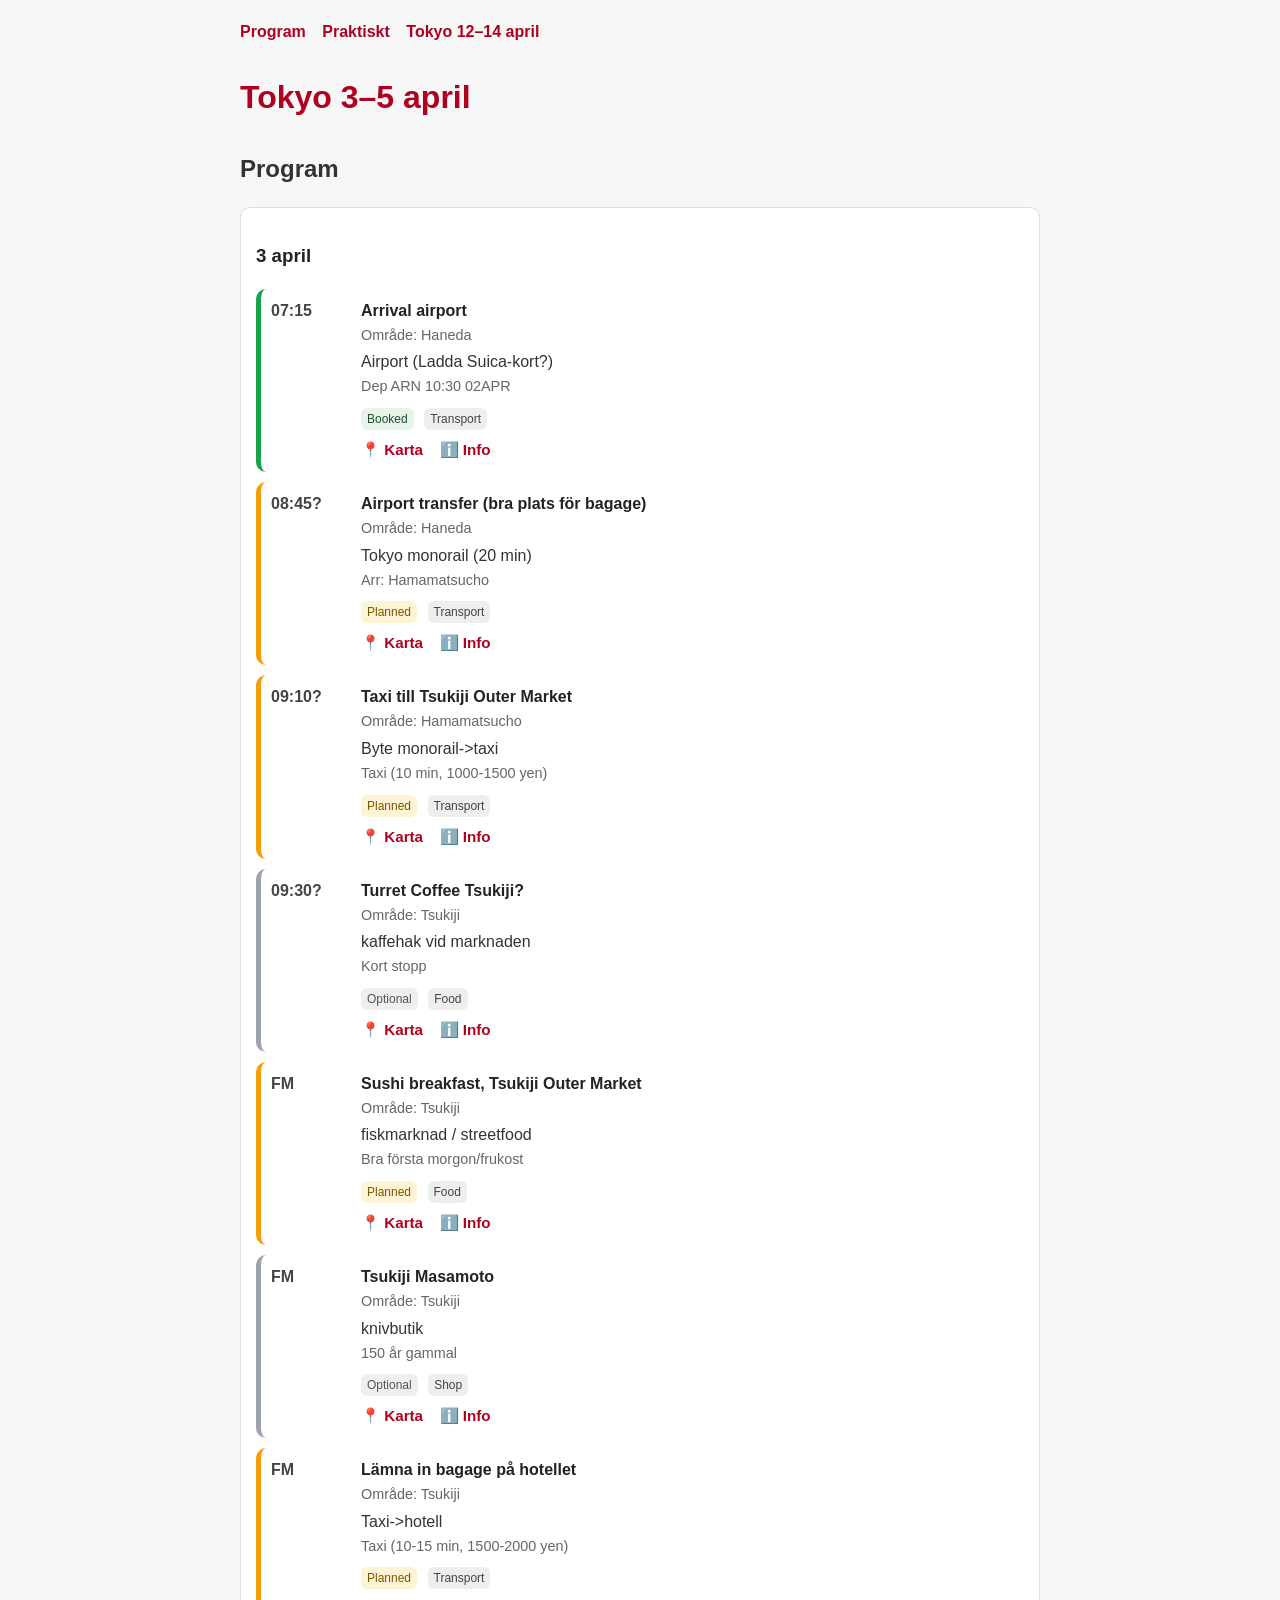
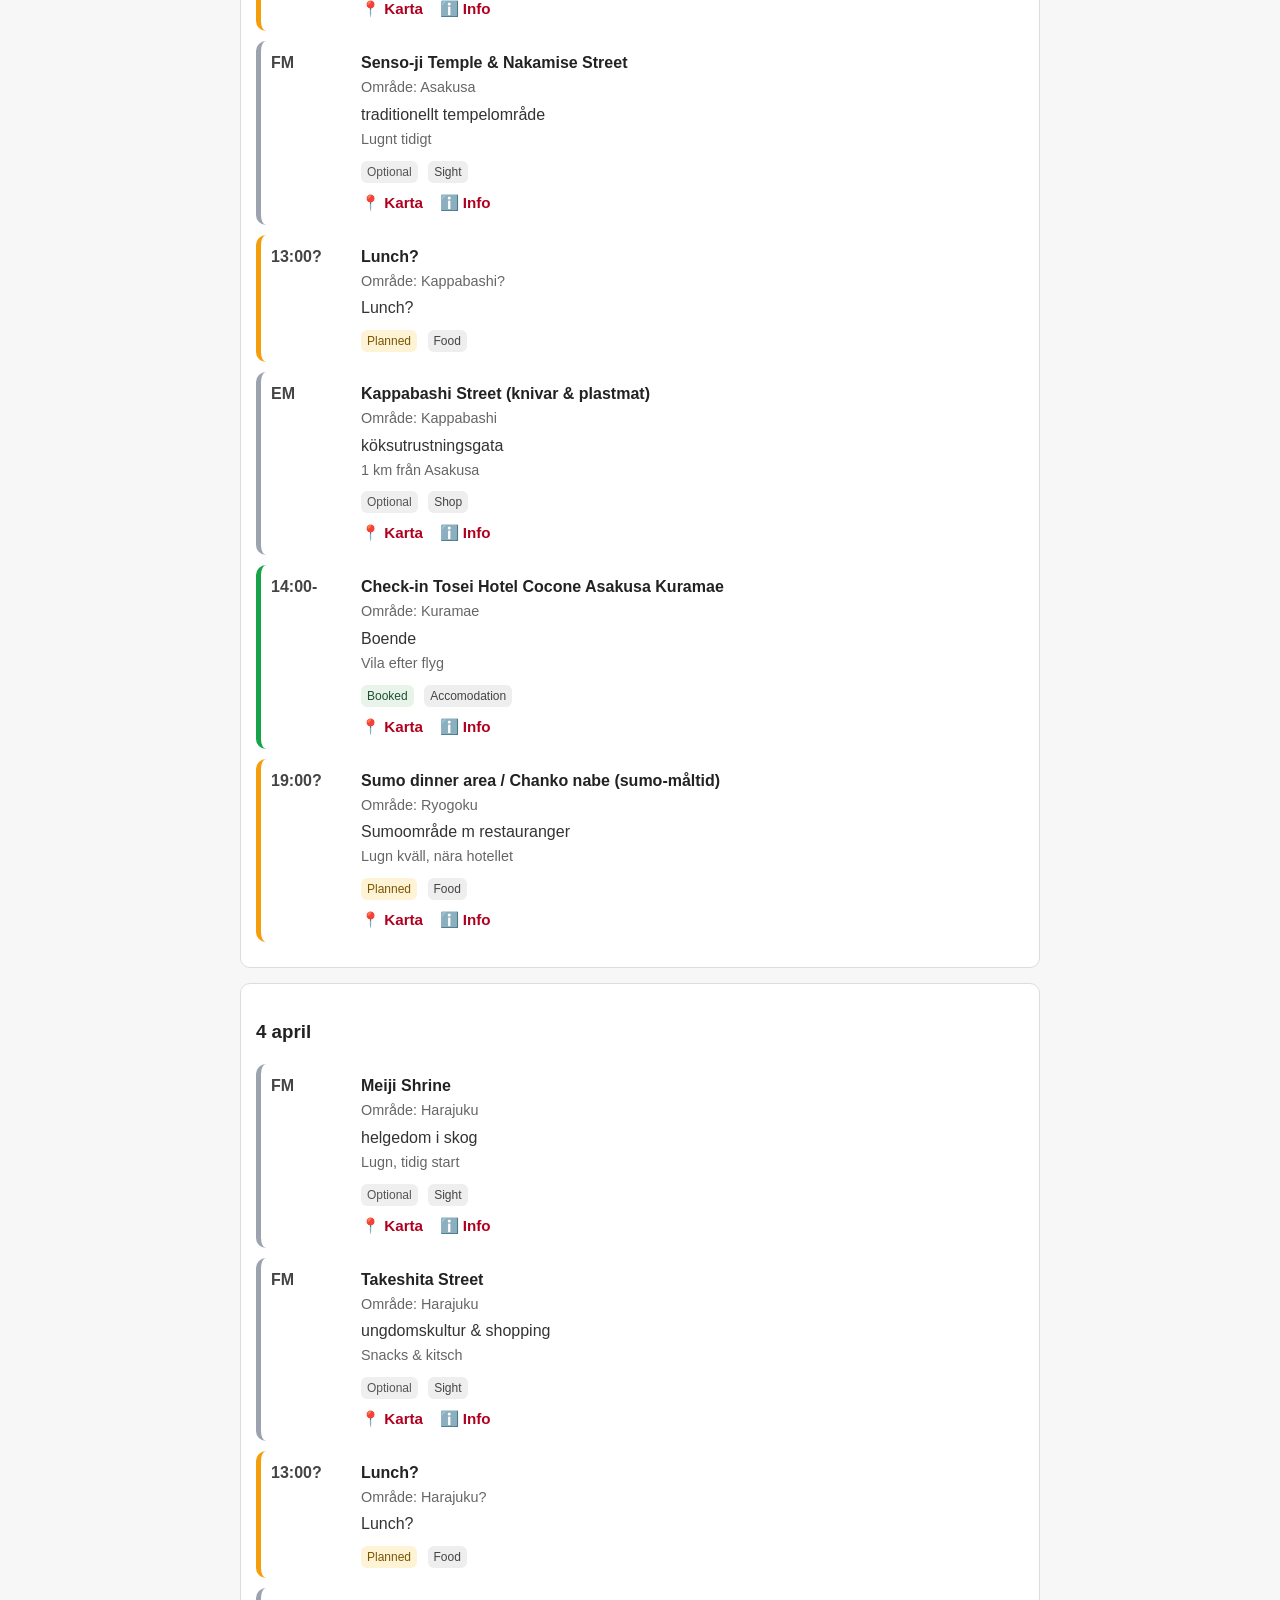
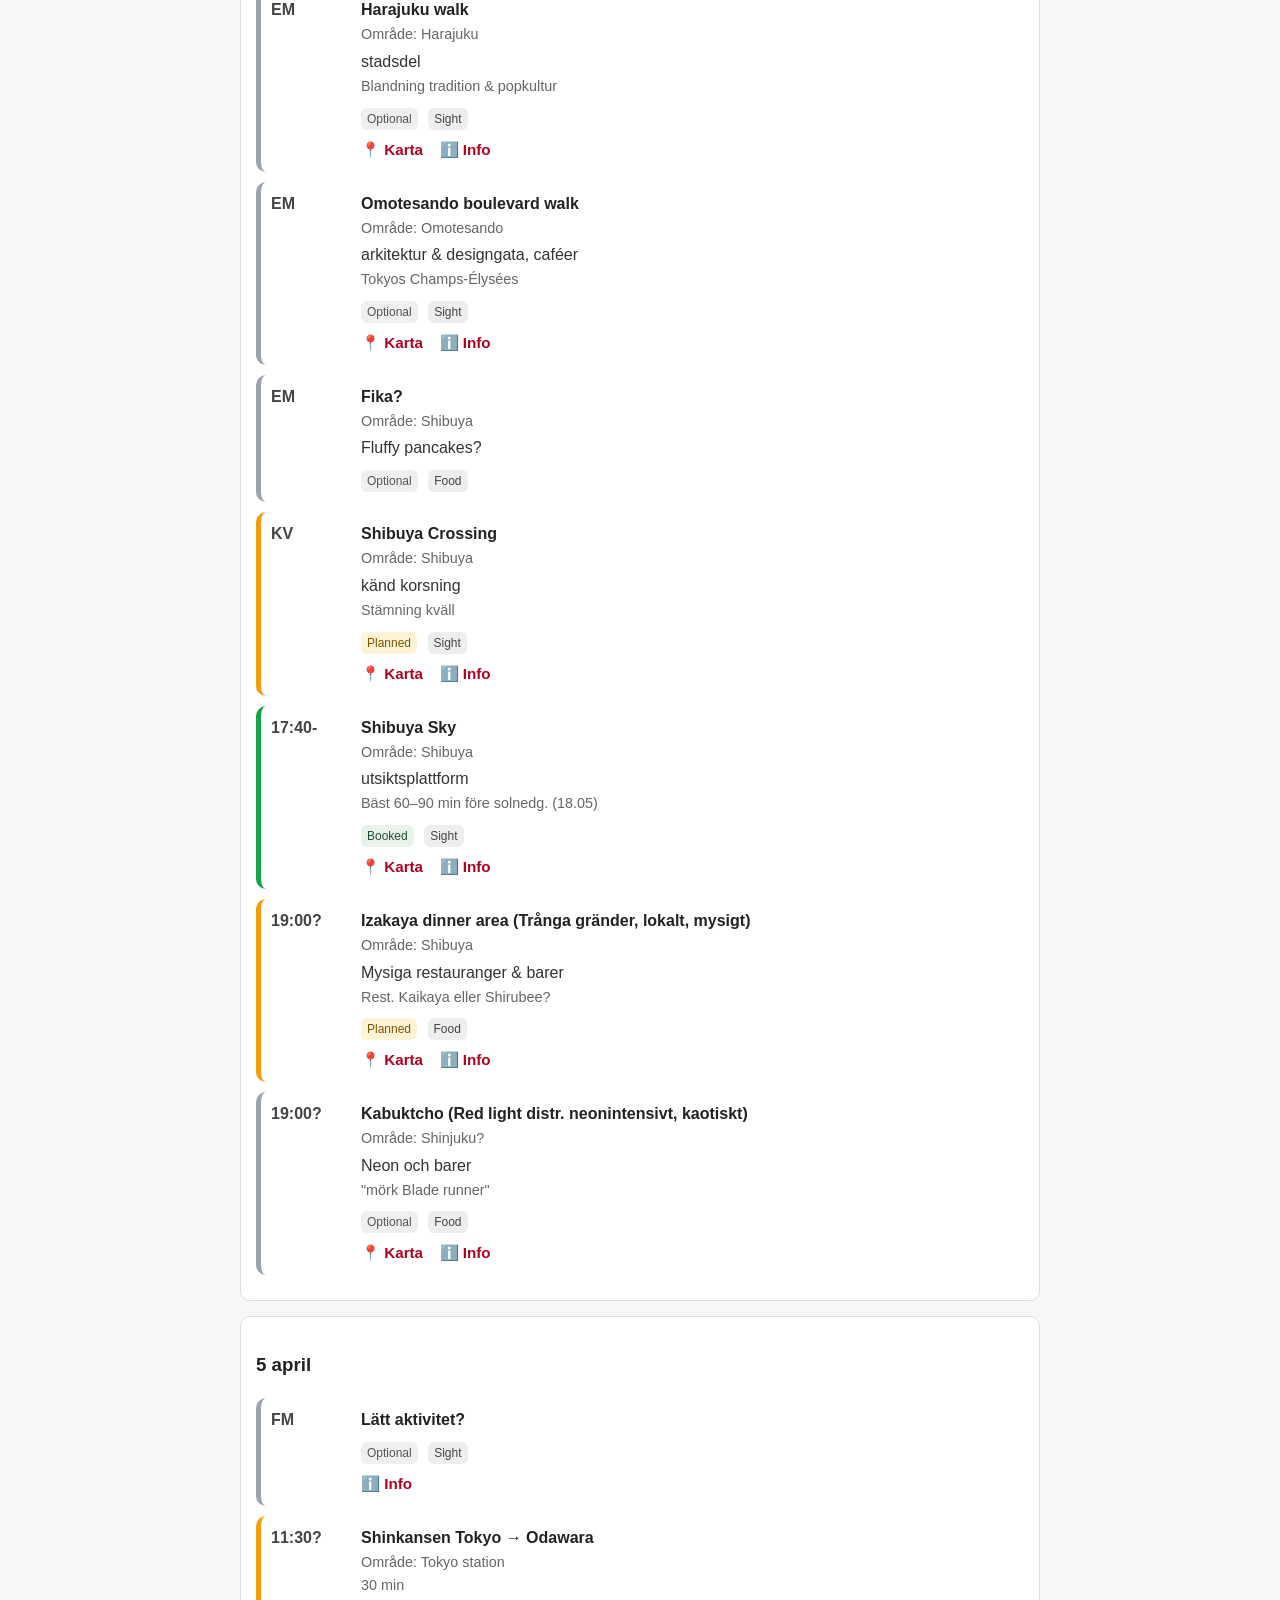
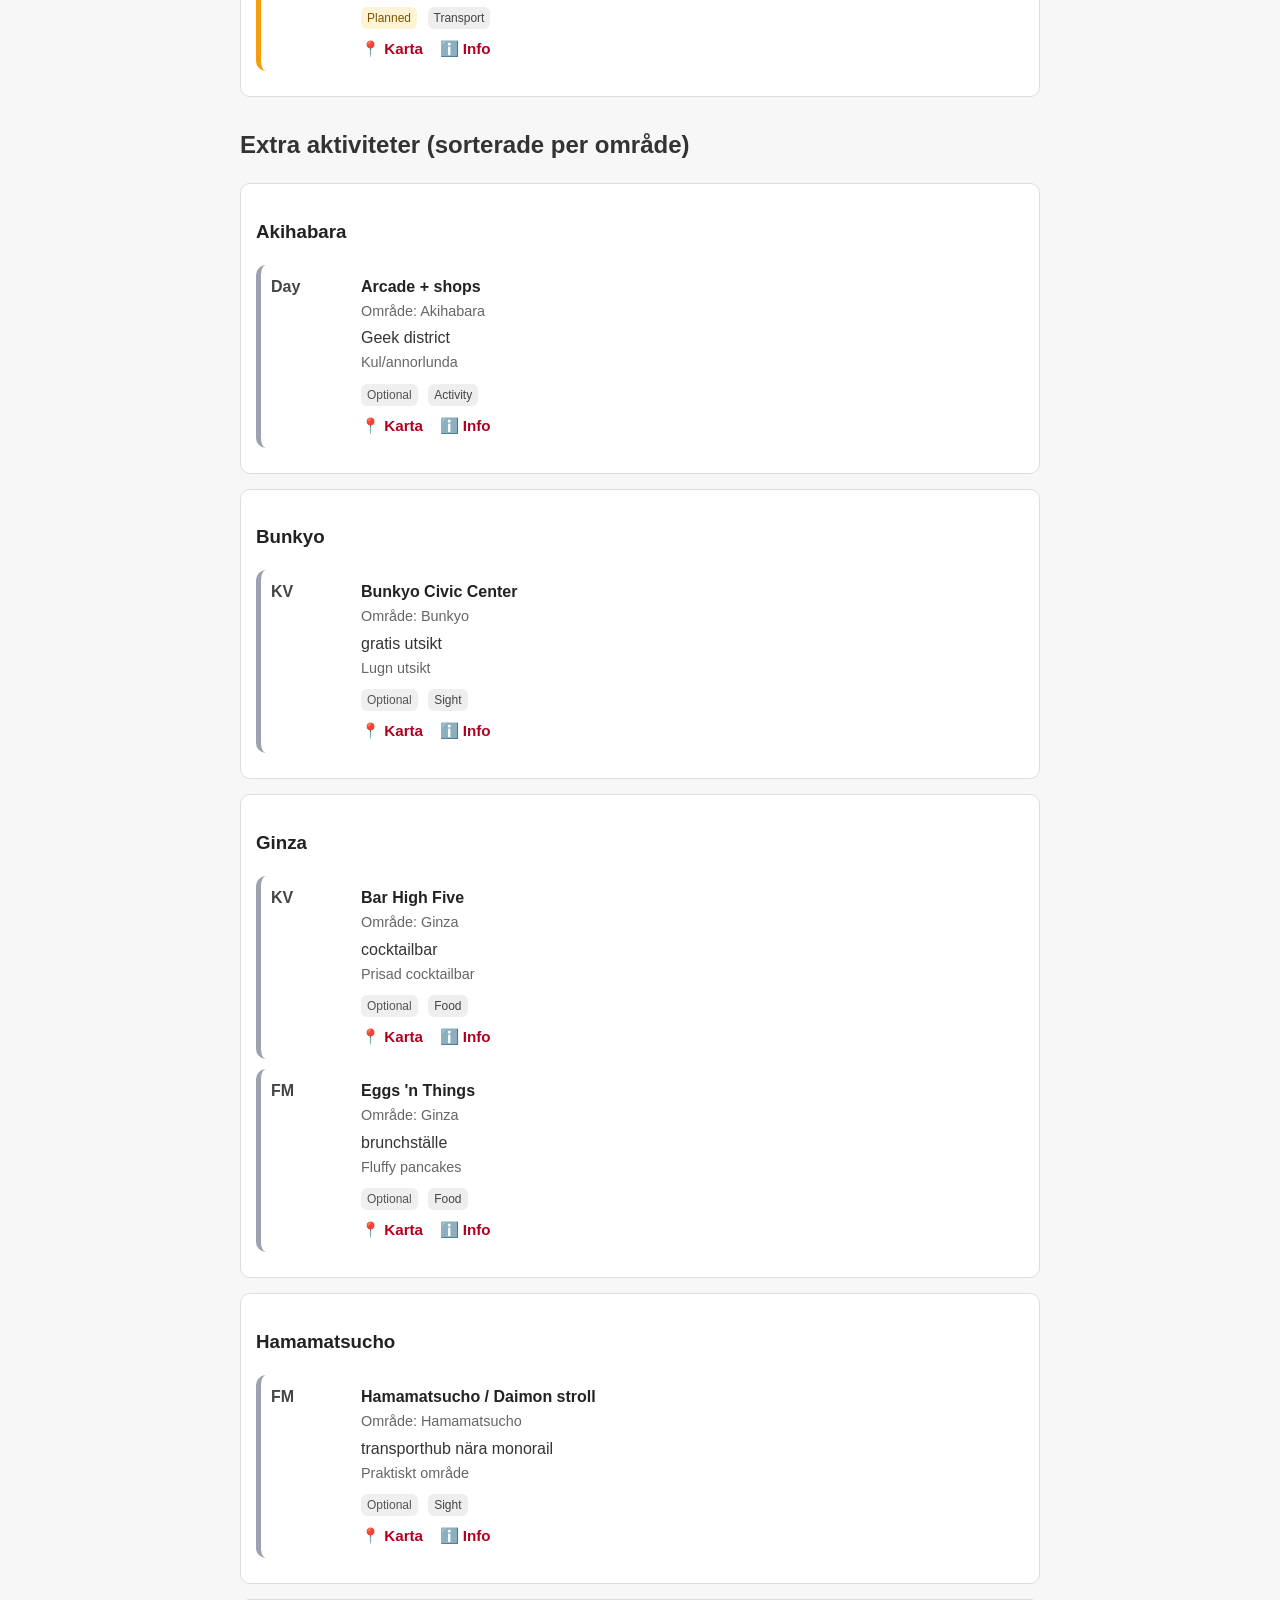
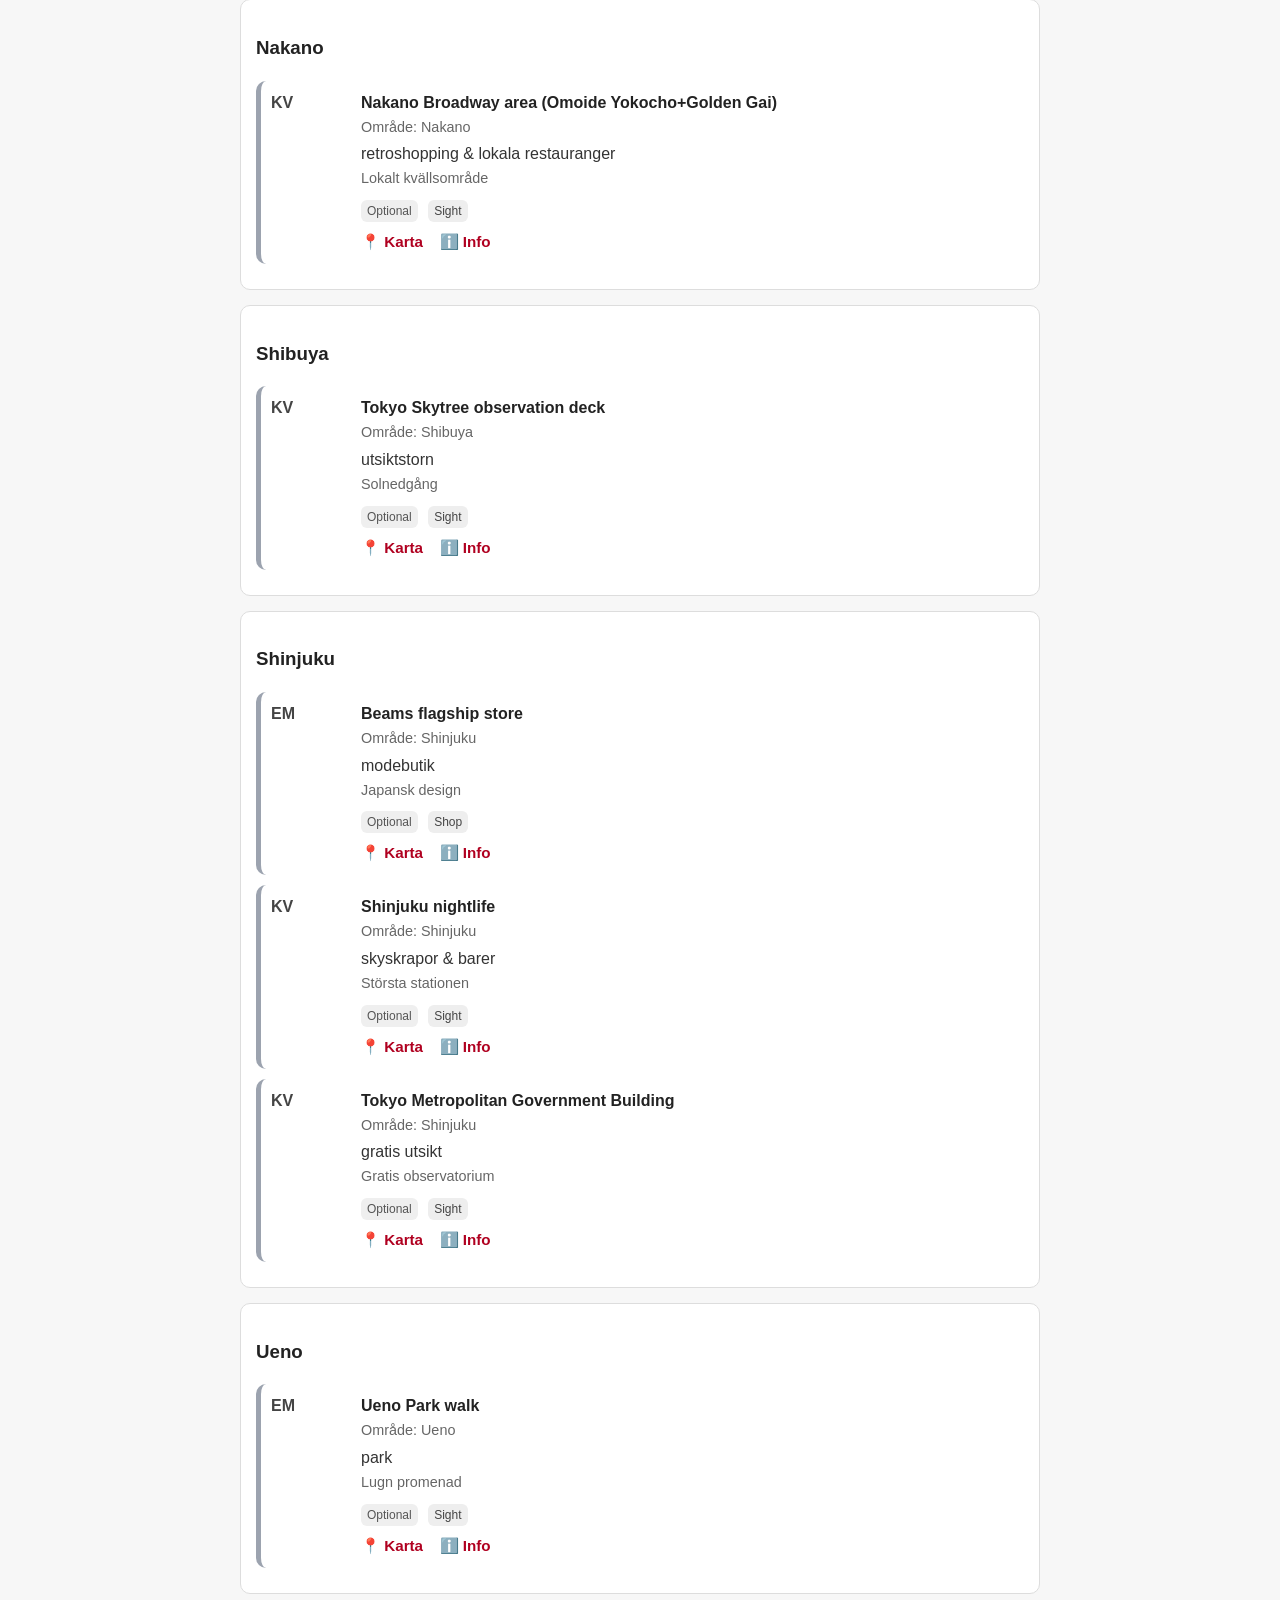
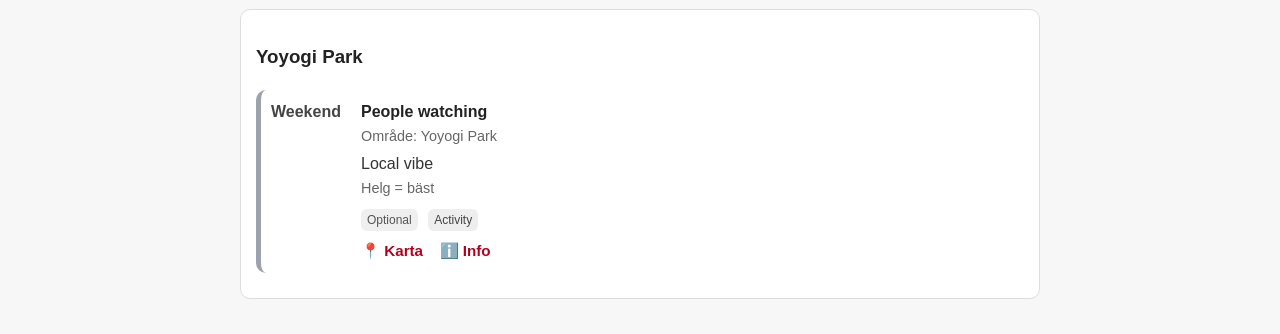
<file: tokyo.html>
<!DOCTYPE html>
<html lang="sv">
<head>
  <meta charset="UTF-8">
  <meta name="viewport" content="width=device-width, initial-scale=1.0">
  <title>Tokyo 3–5 april</title>
  <link rel="stylesheet" href="style.css">
</head>
<body>

<div class="menu">
  <a href="index.html">Program</a>
  <a href="practical.html">Praktiskt</a>
  <a href="tokyo_12_14.html">Tokyo 12–14 april</a>
</div>

<h1>Tokyo 3–5 april</h1>

<h2>Program</h2>

<div class="day">
  <h3>3 april</h3>
<div class="activity status-booked">
  <div class="time">07:15</div>
  <div class="content">
    <h4>Arrival airport</h4>
    <p class="area">Område: Haneda</p>
    <p class="hint">Airport (Ladda Suica-kort?)</p>
    <p class="notes">Dep ARN 10:30 02APR</p>
    <div class="meta"><span class="status">Booked</span> <span class="category">Transport</span></div>
    <div class="links"><a href="https://maps.google.com/?q=Haneda+Airport+Tokyo+Japan" target="_blank" rel="noopener noreferrer">📍 Karta</a> <a href="https://www.google.com/search?q=Arrival%20airport%20Tokyo" target="_blank" rel="noopener noreferrer">ℹ️ Info</a></div>
  </div>
</div>

<div class="activity status-planned">
  <div class="time">08:45?</div>
  <div class="content">
    <h4>Airport transfer (bra plats för bagage)</h4>
    <p class="area">Område: Haneda</p>
    <p class="hint">Tokyo monorail (20 min)</p>
    <p class="notes">Arr: Hamamatsucho</p>
    <div class="meta"><span class="status">Planned</span> <span class="category">Transport</span></div>
    <div class="links"><a href="https://maps.google.com/?q=Haneda+Airport+Tokyo+Japan" target="_blank" rel="noopener noreferrer">📍 Karta</a> <a href="https://www.google.com/search?q=Airport%20transfer%20%28bra%20plats%20f%C3%B6r%20bagage%29%20Tokyo" target="_blank" rel="noopener noreferrer">ℹ️ Info</a></div>
  </div>
</div>

<div class="activity status-planned">
  <div class="time">09:10?</div>
  <div class="content">
    <h4>Taxi till Tsukiji Outer Market</h4>
    <p class="area">Område: Hamamatsucho</p>
    <p class="hint">Byte monorail-&gt;taxi</p>
    <p class="notes">Taxi (10 min, 1000-1500 yen)</p>
    <div class="meta"><span class="status">Planned</span> <span class="category">Transport</span></div>
    <div class="links"><a href="https://maps.google.com/?q=Tsukiji+Outer+Market+Tokyo+Japan" target="_blank" rel="noopener noreferrer">📍 Karta</a> <a href="https://www.google.com/search?q=Taxi%20till%20Tsukiji%20Outer%20Market%20Tokyo" target="_blank" rel="noopener noreferrer">ℹ️ Info</a></div>
  </div>
</div>

<div class="activity status-optional">
  <div class="time">09:30?</div>
  <div class="content">
    <h4>Turret Coffee Tsukiji?</h4>
    <p class="area">Område: Tsukiji</p>
    <p class="hint">kaffehak vid marknaden</p>
    <p class="notes">Kort stopp</p>
    <div class="meta"><span class="status">Optional</span> <span class="category">Food</span></div>
    <div class="links"><a href="https://maps.google.com/?q=Turret+Coffee+Tokyo+Japan" target="_blank" rel="noopener noreferrer">📍 Karta</a> <a href="https://www.google.com/search?q=Turret%20Coffee%20Tsukiji%3F%20Tokyo" target="_blank" rel="noopener noreferrer">ℹ️ Info</a></div>
  </div>
</div>

<div class="activity status-planned">
  <div class="time">FM</div>
  <div class="content">
    <h4>Sushi breakfast, Tsukiji Outer Market</h4>
    <p class="area">Område: Tsukiji</p>
    <p class="hint">fiskmarknad / streetfood</p>
    <p class="notes">Bra första morgon/frukost</p>
    <div class="meta"><span class="status">Planned</span> <span class="category">Food</span></div>
    <div class="links"><a href="https://maps.google.com/?q=Tsukiji+Outer+Market+Tokyo+Japan" target="_blank" rel="noopener noreferrer">📍 Karta</a> <a href="https://www.google.com/search?q=Sushi%20breakfast%2C%20Tsukiji%20Outer%20Market%20Tokyo" target="_blank" rel="noopener noreferrer">ℹ️ Info</a></div>
  </div>
</div>

<div class="activity status-optional">
  <div class="time">FM</div>
  <div class="content">
    <h4>Tsukiji Masamoto</h4>
    <p class="area">Område: Tsukiji</p>
    <p class="hint">knivbutik</p>
    <p class="notes">150 år gammal</p>
    <div class="meta"><span class="status">Optional</span> <span class="category">Shop</span></div>
    <div class="links"><a href="https://maps.google.com/?q=Tsukiji+Masamoto+Tokyo+Japan" target="_blank" rel="noopener noreferrer">📍 Karta</a> <a href="https://www.google.com/search?q=Tsukiji%20Masamoto%20Tokyo" target="_blank" rel="noopener noreferrer">ℹ️ Info</a></div>
  </div>
</div>

<div class="activity status-planned">
  <div class="time">FM</div>
  <div class="content">
    <h4>Lämna in bagage på hotellet</h4>
    <p class="area">Område: Tsukiji</p>
    <p class="hint">Taxi-&gt;hotell</p>
    <p class="notes">Taxi (10-15 min, 1500-2000 yen)</p>
    <div class="meta"><span class="status">Planned</span> <span class="category">Transport</span></div>
    <div class="links"><a href="https://maps.google.com/?q=Tosei+Hotel+Cocone+Asakusa+Kuramae+Tokyo+Japan" target="_blank" rel="noopener noreferrer">📍 Karta</a> <a href="https://www.google.com/search?q=L%C3%A4mna%20in%20bagage%20p%C3%A5%20hotellet%20Tokyo" target="_blank" rel="noopener noreferrer">ℹ️ Info</a></div>
  </div>
</div>

<div class="activity status-optional">
  <div class="time">FM</div>
  <div class="content">
    <h4>Senso-ji Temple &amp; Nakamise Street</h4>
    <p class="area">Område: Asakusa</p>
    <p class="hint">traditionellt tempelområde</p>
    <p class="notes">Lugnt tidigt</p>
    <div class="meta"><span class="status">Optional</span> <span class="category">Sight</span></div>
    <div class="links"><a href="https://maps.google.com/?q=Senso-ji+Temple+Tokyo+Japan" target="_blank" rel="noopener noreferrer">📍 Karta</a> <a href="https://www.google.com/search?q=Senso-ji%20Temple%20%26%20Nakamise%20Street%20Tokyo" target="_blank" rel="noopener noreferrer">ℹ️ Info</a></div>
  </div>
</div>

<div class="activity status-planned">
  <div class="time">13:00?</div>
  <div class="content">
    <h4>Lunch?</h4>
    <p class="area">Område: Kappabashi?</p>
    <p class="hint">Lunch?</p>
    <div class="meta"><span class="status">Planned</span> <span class="category">Food</span></div>
  </div>
</div>

<div class="activity status-optional">
  <div class="time">EM</div>
  <div class="content">
    <h4>Kappabashi Street (knivar &amp; plastmat)</h4>
    <p class="area">Område: Kappabashi</p>
    <p class="hint">köksutrustningsgata</p>
    <p class="notes">1 km från Asakusa</p>
    <div class="meta"><span class="status">Optional</span> <span class="category">Shop</span></div>
    <div class="links"><a href="https://maps.google.com/?q=Kappabashi+Street+Tokyo+Japan" target="_blank" rel="noopener noreferrer">📍 Karta</a> <a href="https://www.google.com/search?q=Kappabashi%20Street%20%28knivar%20%26%20plastmat%29%20Tokyo" target="_blank" rel="noopener noreferrer">ℹ️ Info</a></div>
  </div>
</div>

<div class="activity status-booked">
  <div class="time">14:00-</div>
  <div class="content">
    <h4>Check-in Tosei Hotel Cocone Asakusa Kuramae</h4>
    <p class="area">Område: Kuramae</p>
    <p class="hint">Boende</p>
    <p class="notes">Vila efter flyg</p>
    <div class="meta"><span class="status">Booked</span> <span class="category">Accomodation</span></div>
    <div class="links"><a href="https://maps.google.com/?q=Tosei+Hotel+Cocone+Asakusa+Kuramae+Tokyo+Japan" target="_blank" rel="noopener noreferrer">📍 Karta</a> <a href="https://www.google.com/search?q=Check-in%20Tosei%20Hotel%20Cocone%20Asakusa%20Kuramae%20Tokyo" target="_blank" rel="noopener noreferrer">ℹ️ Info</a></div>
  </div>
</div>

<div class="activity status-planned">
  <div class="time">19:00?</div>
  <div class="content">
    <h4>Sumo dinner area / Chanko nabe (sumo-måltid)</h4>
    <p class="area">Område: Ryogoku</p>
    <p class="hint">Sumoområde m restauranger</p>
    <p class="notes">Lugn kväll, nära hotellet</p>
    <div class="meta"><span class="status">Planned</span> <span class="category">Food</span></div>
    <div class="links"><a href="https://maps.google.com/?q=Chanko+nabe+dinner+area+Tokyo+Japan" target="_blank" rel="noopener noreferrer">📍 Karta</a> <a href="https://www.google.com/search?q=Sumo%20dinner%20area%20/%20Chanko%20nabe%20%28sumo-m%C3%A5ltid%29%20Tokyo" target="_blank" rel="noopener noreferrer">ℹ️ Info</a></div>
  </div>
</div>
</div>
<div class="day">
  <h3>4 april</h3>
<div class="activity status-optional">
  <div class="time">FM</div>
  <div class="content">
    <h4>Meiji Shrine</h4>
    <p class="area">Område: Harajuku</p>
    <p class="hint">helgedom i skog</p>
    <p class="notes">Lugn, tidig start</p>
    <div class="meta"><span class="status">Optional</span> <span class="category">Sight</span></div>
    <div class="links"><a href="https://maps.google.com/?q=Meiji+Shrine+Tokyo+Japan" target="_blank" rel="noopener noreferrer">📍 Karta</a> <a href="https://www.google.com/search?q=Meiji%20Shrine%20Tokyo" target="_blank" rel="noopener noreferrer">ℹ️ Info</a></div>
  </div>
</div>

<div class="activity status-optional">
  <div class="time">FM</div>
  <div class="content">
    <h4>Takeshita Street</h4>
    <p class="area">Område: Harajuku</p>
    <p class="hint">ungdomskultur &amp; shopping</p>
    <p class="notes">Snacks &amp; kitsch</p>
    <div class="meta"><span class="status">Optional</span> <span class="category">Sight</span></div>
    <div class="links"><a href="https://maps.google.com/?q=Takeshita+Street+Tokyo+Japan" target="_blank" rel="noopener noreferrer">📍 Karta</a> <a href="https://www.google.com/search?q=Takeshita%20Street%20Tokyo" target="_blank" rel="noopener noreferrer">ℹ️ Info</a></div>
  </div>
</div>

<div class="activity status-planned">
  <div class="time">13:00?</div>
  <div class="content">
    <h4>Lunch?</h4>
    <p class="area">Område: Harajuku?</p>
    <p class="hint">Lunch?</p>
    <div class="meta"><span class="status">Planned</span> <span class="category">Food</span></div>
  </div>
</div>

<div class="activity status-optional">
  <div class="time">EM</div>
  <div class="content">
    <h4>Harajuku walk</h4>
    <p class="area">Område: Harajuku</p>
    <p class="hint">stadsdel</p>
    <p class="notes">Blandning tradition &amp; popkultur</p>
    <div class="meta"><span class="status">Optional</span> <span class="category">Sight</span></div>
    <div class="links"><a href="https://maps.google.com/?q=Harajuku+Tokyo+Japan" target="_blank" rel="noopener noreferrer">📍 Karta</a> <a href="https://www.google.com/search?q=Harajuku%20walk%20Tokyo" target="_blank" rel="noopener noreferrer">ℹ️ Info</a></div>
  </div>
</div>

<div class="activity status-optional">
  <div class="time">EM</div>
  <div class="content">
    <h4>Omotesando boulevard walk</h4>
    <p class="area">Område: Omotesando</p>
    <p class="hint">arkitektur &amp; designgata, caféer</p>
    <p class="notes">Tokyos Champs-Élysées</p>
    <div class="meta"><span class="status">Optional</span> <span class="category">Sight</span></div>
    <div class="links"><a href="https://maps.google.com/?q=Omotesando+Tokyo+Japan" target="_blank" rel="noopener noreferrer">📍 Karta</a> <a href="https://www.google.com/search?q=Omotesando%20boulevard%20walk%20Tokyo" target="_blank" rel="noopener noreferrer">ℹ️ Info</a></div>
  </div>
</div>

<div class="activity status-optional">
  <div class="time">EM</div>
  <div class="content">
    <h4>Fika?</h4>
    <p class="area">Område: Shibuya</p>
    <p class="hint">Fluffy pancakes?</p>
    <div class="meta"><span class="status">Optional</span> <span class="category">Food</span></div>
  </div>
</div>

<div class="activity status-planned">
  <div class="time">KV</div>
  <div class="content">
    <h4>Shibuya Crossing</h4>
    <p class="area">Område: Shibuya</p>
    <p class="hint">känd korsning</p>
    <p class="notes">Stämning kväll</p>
    <div class="meta"><span class="status">Planned</span> <span class="category">Sight</span></div>
    <div class="links"><a href="https://maps.google.com/?q=Shibuya+Crossing+Tokyo+Japan" target="_blank" rel="noopener noreferrer">📍 Karta</a> <a href="https://www.google.com/search?q=Shibuya%20Crossing%20Tokyo" target="_blank" rel="noopener noreferrer">ℹ️ Info</a></div>
  </div>
</div>

<div class="activity status-booked">
  <div class="time">17:40-</div>
  <div class="content">
    <h4>Shibuya Sky</h4>
    <p class="area">Område: Shibuya</p>
    <p class="hint">utsiktsplattform</p>
    <p class="notes">Bäst 60–90 min före solnedg. (18.05)</p>
    <div class="meta"><span class="status">Booked</span> <span class="category">Sight</span></div>
    <div class="links"><a href="https://maps.google.com/?q=Shibuya+Sky+Tokyo+Japan" target="_blank" rel="noopener noreferrer">📍 Karta</a> <a href="https://www.google.com/search?q=Shibuya%20Sky%20Tokyo" target="_blank" rel="noopener noreferrer">ℹ️ Info</a></div>
  </div>
</div>

<div class="activity status-planned">
  <div class="time">19:00?</div>
  <div class="content">
    <h4>Izakaya dinner area (Trånga gränder, lokalt, mysigt)</h4>
    <p class="area">Område: Shibuya</p>
    <p class="hint">Mysiga restauranger &amp; barer</p>
    <p class="notes">Rest. Kaikaya eller Shirubee?</p>
    <div class="meta"><span class="status">Planned</span> <span class="category">Food</span></div>
    <div class="links"><a href="https://maps.google.com/?q=Shibuya+night+district+Tokyo+Japan" target="_blank" rel="noopener noreferrer">📍 Karta</a> <a href="https://www.google.com/search?q=Izakaya%20dinner%20area%20%28Tr%C3%A5nga%20gr%C3%A4nder%2C%20lokalt%2C%20mysigt%29%20Tokyo" target="_blank" rel="noopener noreferrer">ℹ️ Info</a></div>
  </div>
</div>

<div class="activity status-optional">
  <div class="time">19:00?</div>
  <div class="content">
    <h4>Kabuktcho (Red light distr. neonintensivt, kaotiskt)</h4>
    <p class="area">Område: Shinjuku?</p>
    <p class="hint">Neon och barer </p>
    <p class="notes">&quot;mörk Blade runner&quot;</p>
    <div class="meta"><span class="status">Optional</span> <span class="category">Food</span></div>
    <div class="links"><a href="https://maps.google.com/?q=Shinjuku+night+district+Tokyo+Japan" target="_blank" rel="noopener noreferrer">📍 Karta</a> <a href="https://www.google.com/search?q=Kabuktcho%20%28Red%20light%20distr.%20neonintensivt%2C%20kaotiskt%29%20Tokyo" target="_blank" rel="noopener noreferrer">ℹ️ Info</a></div>
  </div>
</div>
</div>
<div class="day">
  <h3>5 april</h3>
<div class="activity status-optional">
  <div class="time">FM</div>
  <div class="content">
    <h4>Lätt aktivitet?</h4>
    <div class="meta"><span class="status">Optional</span> <span class="category">Sight</span></div>
    <div class="links"><a href="https://www.google.com/search?q=L%C3%A4tt%20aktivitet%3F%20Tokyo" target="_blank" rel="noopener noreferrer">ℹ️ Info</a></div>
  </div>
</div>

<div class="activity status-planned">
  <div class="time">11:30?</div>
  <div class="content">
    <h4>Shinkansen Tokyo → Odawara</h4>
    <p class="area">Område: Tokyo station</p>
    <p class="notes">30 min</p>
    <div class="meta"><span class="status">Planned</span> <span class="category">Transport</span></div>
    <div class="links"><a href="https://maps.google.com/?q=Tokyo+Station+Tokyo+Japan" target="_blank" rel="noopener noreferrer">📍 Karta</a> <a href="https://www.google.com/search?q=Shinkansen%20Tokyo%20%E2%86%92%20Odawara%20Tokyo" target="_blank" rel="noopener noreferrer">ℹ️ Info</a></div>
  </div>
</div>
</div>

<h2>Extra aktiviteter (sorterade per område)</h2>

<div class="day">
  <h3>Akihabara</h3>
<div class="activity status-optional">
  <div class="time">Day</div>
  <div class="content">
    <h4>Arcade + shops</h4>
    <p class="area">Område: Akihabara</p>
    <p class="hint">Geek district</p>
    <p class="notes">Kul/annorlunda</p>
    <div class="meta"><span class="status">Optional</span> <span class="category">Activity</span></div>
    <div class="links"><a href="https://maps.google.com/?q=Akihabara+GIGO+Tokyo+Japan" target="_blank" rel="noopener noreferrer">📍 Karta</a> <a href="https://www.google.com/search?q=Arcade%20%2B%20shops%20nan" target="_blank" rel="noopener noreferrer">ℹ️ Info</a></div>
  </div>
</div>
</div>

<div class="day">
  <h3>Bunkyo</h3>
<div class="activity status-optional">
  <div class="time">KV</div>
  <div class="content">
    <h4>Bunkyo Civic Center</h4>
    <p class="area">Område: Bunkyo</p>
    <p class="hint">gratis utsikt</p>
    <p class="notes">Lugn utsikt</p>
    <div class="meta"><span class="status">Optional</span> <span class="category">Sight</span></div>
    <div class="links"><a href="https://maps.google.com/?q=Bunkyo+Civic+Center+Tokyo+Japan" target="_blank" rel="noopener noreferrer">📍 Karta</a> <a href="https://www.google.com/search?q=Bunkyo%20Civic%20Center%20nan" target="_blank" rel="noopener noreferrer">ℹ️ Info</a></div>
  </div>
</div>
</div>

<div class="day">
  <h3>Ginza</h3>
<div class="activity status-optional">
  <div class="time">KV</div>
  <div class="content">
    <h4>Bar High Five</h4>
    <p class="area">Område: Ginza</p>
    <p class="hint">cocktailbar</p>
    <p class="notes">Prisad cocktailbar</p>
    <div class="meta"><span class="status">Optional</span> <span class="category">Food</span></div>
    <div class="links"><a href="https://maps.google.com/?q=Bar+High+Five+Tokyo+Japan" target="_blank" rel="noopener noreferrer">📍 Karta</a> <a href="https://www.google.com/search?q=Bar%20High%20Five%20nan" target="_blank" rel="noopener noreferrer">ℹ️ Info</a></div>
  </div>
</div>

<div class="activity status-optional">
  <div class="time">FM</div>
  <div class="content">
    <h4>Eggs &#x27;n Things</h4>
    <p class="area">Område: Ginza</p>
    <p class="hint">brunchställe</p>
    <p class="notes">Fluffy pancakes</p>
    <div class="meta"><span class="status">Optional</span> <span class="category">Food</span></div>
    <div class="links"><a href="https://maps.google.com/?q=Eggs+%27n+Things+Tokyo+Japan" target="_blank" rel="noopener noreferrer">📍 Karta</a> <a href="https://www.google.com/search?q=Eggs%20%27n%20Things%20nan" target="_blank" rel="noopener noreferrer">ℹ️ Info</a></div>
  </div>
</div>
</div>

<div class="day">
  <h3>Hamamatsucho</h3>
<div class="activity status-optional">
  <div class="time">FM</div>
  <div class="content">
    <h4>Hamamatsucho / Daimon stroll</h4>
    <p class="area">Område: Hamamatsucho</p>
    <p class="hint">transporthub nära monorail</p>
    <p class="notes">Praktiskt område</p>
    <div class="meta"><span class="status">Optional</span> <span class="category">Sight</span></div>
    <div class="links"><a href="https://maps.google.com/?q=Hamamatsucho+Station+Tokyo+Japan" target="_blank" rel="noopener noreferrer">📍 Karta</a> <a href="https://www.google.com/search?q=Hamamatsucho%20/%20Daimon%20stroll%20nan" target="_blank" rel="noopener noreferrer">ℹ️ Info</a></div>
  </div>
</div>
</div>

<div class="day">
  <h3>Nakano</h3>
<div class="activity status-optional">
  <div class="time">KV</div>
  <div class="content">
    <h4>Nakano Broadway area (Omoide Yokocho+Golden Gai)</h4>
    <p class="area">Område: Nakano</p>
    <p class="hint">retroshopping &amp; lokala restauranger</p>
    <p class="notes">Lokalt kvällsområde</p>
    <div class="meta"><span class="status">Optional</span> <span class="category">Sight</span></div>
    <div class="links"><a href="https://maps.google.com/?q=Nakano+Broadway+Tokyo+Japan" target="_blank" rel="noopener noreferrer">📍 Karta</a> <a href="https://www.google.com/search?q=Nakano%20Broadway%20area%20%28Omoide%20Yokocho%2BGolden%20Gai%29%20nan" target="_blank" rel="noopener noreferrer">ℹ️ Info</a></div>
  </div>
</div>
</div>

<div class="day">
  <h3>Shibuya</h3>
<div class="activity status-optional">
  <div class="time">KV</div>
  <div class="content">
    <h4>Tokyo Skytree observation deck</h4>
    <p class="area">Område: Shibuya</p>
    <p class="hint">utsiktstorn</p>
    <p class="notes">Solnedgång</p>
    <div class="meta"><span class="status">Optional</span> <span class="category">Sight</span></div>
    <div class="links"><a href="https://maps.google.com/?q=Tokyo+Skytree+Tokyo+Japan" target="_blank" rel="noopener noreferrer">📍 Karta</a> <a href="https://www.google.com/search?q=Tokyo%20Skytree%20observation%20deck%20nan" target="_blank" rel="noopener noreferrer">ℹ️ Info</a></div>
  </div>
</div>
</div>

<div class="day">
  <h3>Shinjuku</h3>
<div class="activity status-optional">
  <div class="time">EM</div>
  <div class="content">
    <h4>Beams flagship store</h4>
    <p class="area">Område: Shinjuku</p>
    <p class="hint">modebutik</p>
    <p class="notes">Japansk design</p>
    <div class="meta"><span class="status">Optional</span> <span class="category">Shop</span></div>
    <div class="links"><a href="https://maps.google.com/?q=Beams+Shinjuku+Tokyo+Japan" target="_blank" rel="noopener noreferrer">📍 Karta</a> <a href="https://www.google.com/search?q=Beams%20flagship%20store%20nan" target="_blank" rel="noopener noreferrer">ℹ️ Info</a></div>
  </div>
</div>

<div class="activity status-optional">
  <div class="time">KV</div>
  <div class="content">
    <h4>Shinjuku nightlife</h4>
    <p class="area">Område: Shinjuku</p>
    <p class="hint">skyskrapor &amp; barer</p>
    <p class="notes">Största stationen</p>
    <div class="meta"><span class="status">Optional</span> <span class="category">Sight</span></div>
    <div class="links"><a href="https://maps.google.com/?q=Shinjuku+night+district+Tokyo+Japan" target="_blank" rel="noopener noreferrer">📍 Karta</a> <a href="https://www.google.com/search?q=Shinjuku%20nightlife%20nan" target="_blank" rel="noopener noreferrer">ℹ️ Info</a></div>
  </div>
</div>

<div class="activity status-optional">
  <div class="time">KV</div>
  <div class="content">
    <h4>Tokyo Metropolitan Government Building</h4>
    <p class="area">Område: Shinjuku</p>
    <p class="hint">gratis utsikt</p>
    <p class="notes">Gratis observatorium</p>
    <div class="meta"><span class="status">Optional</span> <span class="category">Sight</span></div>
    <div class="links"><a href="https://maps.google.com/?q=Metropolitan+Government+Building+Tokyo+Japan" target="_blank" rel="noopener noreferrer">📍 Karta</a> <a href="https://www.google.com/search?q=Tokyo%20Metropolitan%20Government%20Building%20nan" target="_blank" rel="noopener noreferrer">ℹ️ Info</a></div>
  </div>
</div>
</div>

<div class="day">
  <h3>Ueno</h3>
<div class="activity status-optional">
  <div class="time">EM</div>
  <div class="content">
    <h4>Ueno Park walk</h4>
    <p class="area">Område: Ueno</p>
    <p class="hint">park</p>
    <p class="notes">Lugn promenad</p>
    <div class="meta"><span class="status">Optional</span> <span class="category">Sight</span></div>
    <div class="links"><a href="https://maps.google.com/?q=Ueno+Park+Tokyo+Japan" target="_blank" rel="noopener noreferrer">📍 Karta</a> <a href="https://www.google.com/search?q=Ueno%20Park%20walk%20nan" target="_blank" rel="noopener noreferrer">ℹ️ Info</a></div>
  </div>
</div>
</div>

<div class="day">
  <h3>Yoyogi Park</h3>
<div class="activity status-optional">
  <div class="time">Weekend</div>
  <div class="content">
    <h4>People watching</h4>
    <p class="area">Område: Yoyogi Park</p>
    <p class="hint">Local vibe</p>
    <p class="notes">Helg = bäst</p>
    <div class="meta"><span class="status">Optional</span> <span class="category">Activity</span></div>
    <div class="links"><a href="https://maps.google.com/?q=Yoyogi+Park+Tokyo+Japan" target="_blank" rel="noopener noreferrer">📍 Karta</a> <a href="https://www.google.com/search?q=People%20watching%20nan" target="_blank" rel="noopener noreferrer">ℹ️ Info</a></div>
  </div>
</div>
</div>

</body>
</html>
</file>
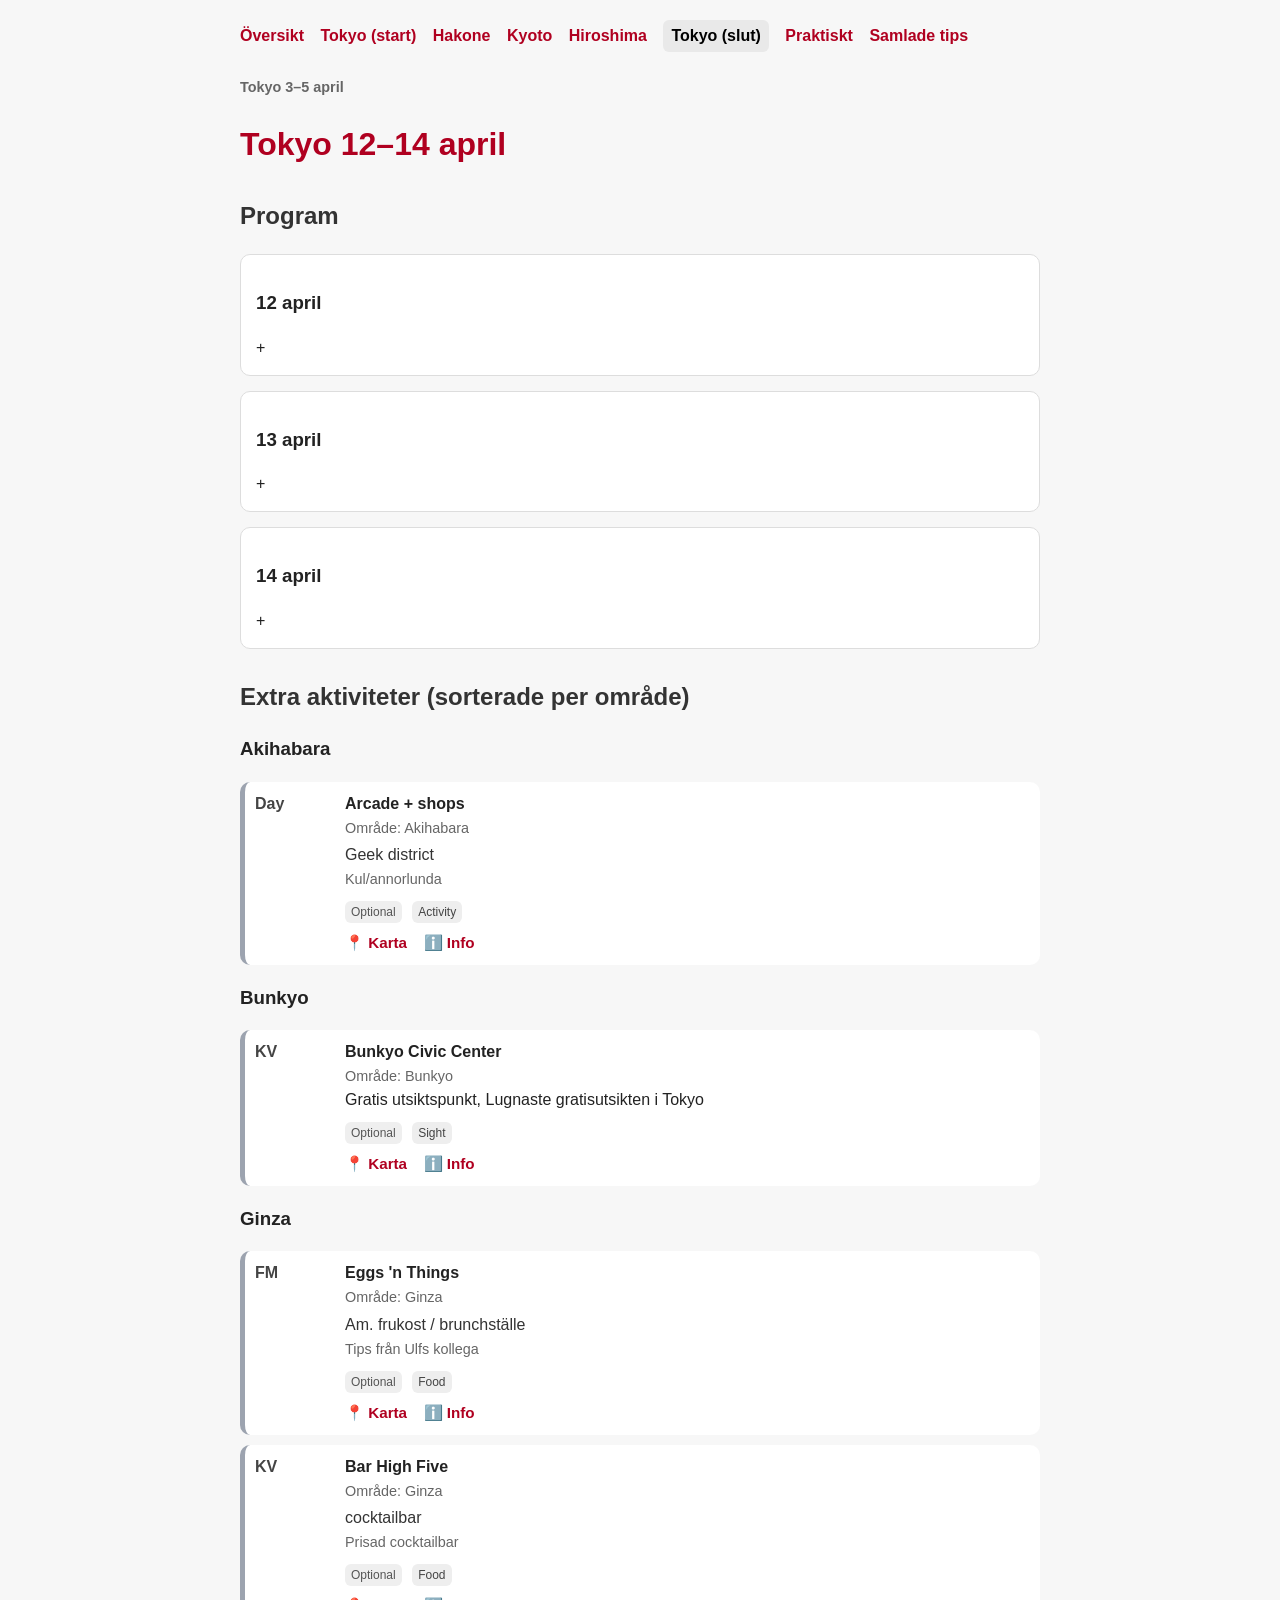
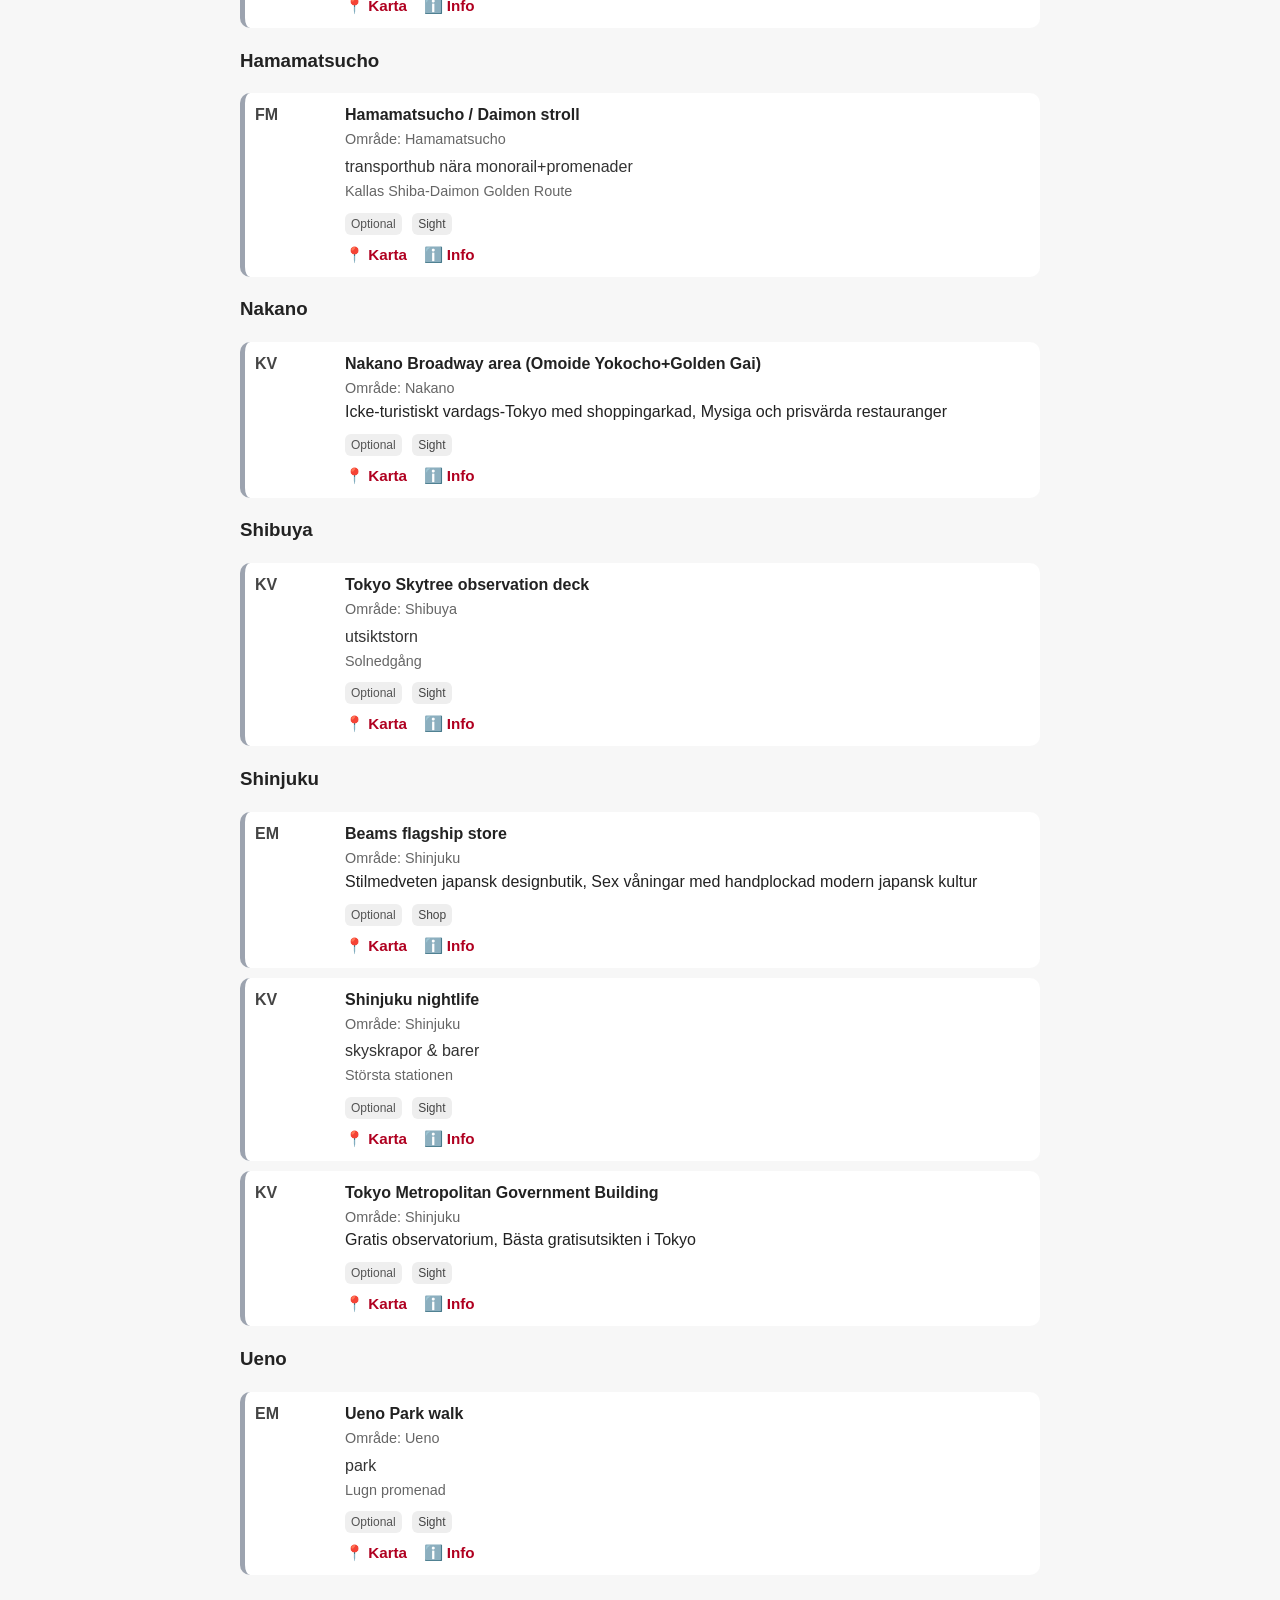
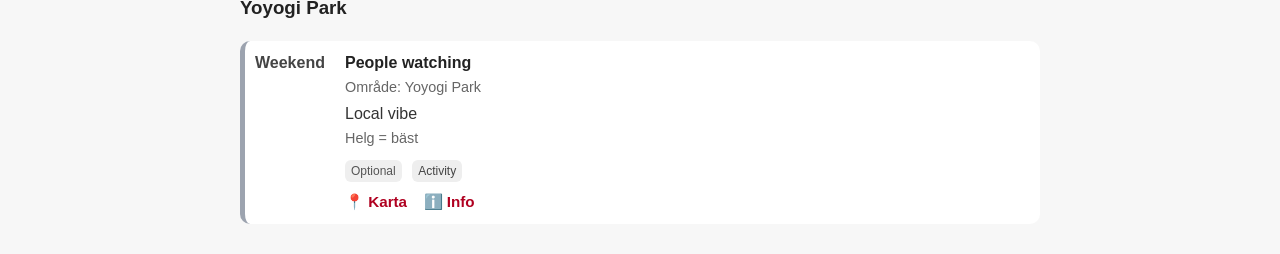
<file: tokyo_12_14.html>
<!DOCTYPE html>
<html lang="sv">
<head>
  <meta charset="UTF-8">
  <meta name="viewport" content="width=device-width, initial-scale=1.0">
  <title>Tokyo 12–14 april</title>
  <link rel="stylesheet" href="style.css">
</head>
<body>

<div class="menu">
  <a href="index.html">Översikt</a>
  <a href="tokyo_3_5.html">Tokyo (start)</a>
  <a href="hakone.html">Hakone</a>
  <a href="kyoto.html">Kyoto</a>
  <a href="hiroshima.html">Hiroshima</a>
  <a href="tokyo_12_14.html" class="active">Tokyo (slut)</a>
  <a href="practical.html">Praktiskt</a>
  <a href="areas.html">Samlade tips</a>
</div>

<div class="submenu">
  <a href="tokyo_3_5.html">Tokyo 3–5 april</a>
</div>

<h1>Tokyo 12–14 april</h1>

<h2>Program</h2>

<div class="day collapsed">
  <div class="day-header">
    <h3>12 april</h3>
    <span class="day-toggle">+</span>
  </div>

  <div class="day-content">

    <div class="activity status-planned">
      <div class="time">EM</div>
      <div class="content">
        <h4>Train Hiroshima → Tokyo, ca 4 tim</h4>
        <p class="area">Område: Tokyo</p>
        <p class="hint">shinkansen ankomst</p>
        <p class="notes">Ev via staden Himeji (Shogun-filmen)?</p>
        <div class="meta"><span class="status">Planned</span> <span class="category">Transport</span></div>
        <div class="links">
          <a href="https://maps.google.com/?q=White+Heron+Castle+Himeji+Japan" target="_blank" rel="noopener noreferrer">📍 Karta</a>
          <a href="https://www.google.com/search?q=Train%20Hiroshima%20%E2%86%92%20Tokyo%2C%20ca%204%20tim%20nan" target="_blank" rel="noopener noreferrer">ℹ️ Info</a>
        </div>
      </div>
    </div>

    <div class="activity status-booked">
      <div class="time">15:00-</div>
      <div class="content">
        <h4>Check-in Henn na Hotel Tokyo Hamamatsucho</h4>
        <p class="area">Område: Hamamatsucho</p>
        <p class="hint">Boende</p>
        <p class="notes">Smidigt mot Haneda</p>
        <div class="meta"><span class="status">Booked</span> <span class="category">Accomodation</span></div>
        <div class="links">
          <a href="https://maps.google.com/?q=Henn+na+Hotel+Tokyo+Hamamatsucho+Tokyo+Japan" target="_blank" rel="noopener noreferrer">📍 Karta</a>
          <a href="https://www.google.com/search?q=Check-in%20Henn%20na%20Hotel%20Tokyo%20Hamamatsucho%20nan" target="_blank" rel="noopener noreferrer">ℹ️ Info</a>
        </div>
      </div>
    </div>

    <div class="activity status-optional">
      <div class="time">EM</div>
      <div class="content">
        <h4>Upptäcka det sista i Tokyo…</h4>
        <p class="hint">Valfritt äventyr</p>
        <div class="meta"><span class="status">Optional</span> <span class="category">Sight</span></div>
        <div class="links">
          <a href="https://www.google.com/search?q=nan%20nan" target="_blank" rel="noopener noreferrer">ℹ️ Info</a>
        </div>
      </div>
    </div>

    <div class="activity status-planned">
      <div class="time">19:00?</div>
      <div class="content">
        <h4>Dinner?</h4>
        <div class="meta"><span class="status">Planned</span> <span class="category">Food</span></div>
      </div>
    </div>

  </div>
</div>

<div class="day collapsed">
  <div class="day-header">
    <h3>13 april</h3>
    <span class="day-toggle">+</span>
  </div>

  <div class="day-content">

    <div class="activity status-planned">
      <div class="time">-11:00</div>
      <div class="content">
        <h4>Check-out Henn na Hotel Tokyo Hamamatsucho</h4>
        <p class="area">Område: Hamamatsucho</p>
        <p class="notes">Inkl frukost</p>
        <div class="meta"><span class="status">Planned</span> <span class="category">Accomodation</span></div>
        <div class="links">
          <a href="https://maps.google.com/?q=Henn+na+Hotel+Tokyo+Hamamatsucho+Tokyo+Japan" target="_blank" rel="noopener noreferrer">📍 Karta</a>
          <a href="https://www.google.com/search?q=Check-out%20Henn%20na%20Hotel%20Tokyo%20Hamamatsucho%20nan" target="_blank" rel="noopener noreferrer">ℹ️ Info</a>
        </div>
      </div>
    </div>

    <div class="activity status-optional">
      <div class="time">FM</div>
      <div class="content">
        <h4>Easy morning / flexible planning</h4>
        <p class="area">Område: Hamamatsucho</p>
        <p class="hint">transportläge nära monorail</p>
        <p class="notes">Sista heldagen</p>
        <div class="meta"><span class="status">Optional</span> <span class="category">Logistics</span></div>
        <div class="links">
          <a href="https://www.google.com/search?q=Easy%20morning%20/%20flexible%20planning%20nan" target="_blank" rel="noopener noreferrer">ℹ️ Info</a>
        </div>
      </div>
    </div>

    <div class="activity status-planned">
      <div class="time">13:00?</div>
      <div class="content">
        <h4>Lunch?</h4>
        <p class="area">Område: Ginza?</p>
        <div class="meta"><span class="status">Planned</span> <span class="category">Food</span></div>
      </div>
    </div>

    <div class="activity status-optional">
      <div class="time">EM</div>
      <div class="content">
        <h4>Ginza / central Tokyo option</h4>
        <p class="area">Område: Ginza</p>
        <p class="hint">mat, shopping och citypromenad</p>
        <p class="notes">Bra sista stadsdag</p>
        <div class="meta"><span class="status">Optional</span> <span class="category">Sight</span></div>
        <div class="links">
          <a href="https://maps.google.com/?q=Ginza+district+Tokyo+Japan" target="_blank" rel="noopener noreferrer">📍 Karta</a>
          <a href="https://www.google.com/search?q=Ginza%20/%20central%20Tokyo%20option%20nan" target="_blank" rel="noopener noreferrer">ℹ️ Info</a>
        </div>
      </div>
    </div>

    <div class="activity status-optional">
      <div class="time">19:00?</div>
      <div class="content">
        <h4>Dinner?</h4>
        <p class="area">Område: Shimbashi</p>
        <p class="hint">stort utbud av izakayas (japanska pubar), barer mm</p>
        <p class="notes">"salarymen-land" (populärt efter arbetstid)</p>
        <div class="meta"><span class="status">Optional</span> <span class="category">Food</span></div>
        <div class="links">
          <a href="https://maps.google.com/?q=Shimbashi+Tokyo+Japan" target="_blank" rel="noopener noreferrer">📍 Karta</a>
          <a href="https://www.google.com/search?q=Dinner%3F%20Shimbashi%20/%20nearby%20evening%20option%20nan" target="_blank" rel="noopener noreferrer">ℹ️ Info</a>
        </div>
      </div>
    </div>

    <div class="activity status-planned">
      <div class="time">21:30</div>
      <div class="content">
        <h4>Luggage pickup at hotel?</h4>
        <p class="area">Område: Hamamatsucho</p>
        <p class="hint">Hotel-&gt;Station: 5-8 min</p>
        <div class="meta"><span class="status">Planned</span> <span class="category">Transport</span></div>
        <div class="links">
          <a href="https://maps.google.com/?q=Henn+na+Hotel+Tokyo+Hamamatsucho+Tokyo+Japan" target="_blank" rel="noopener noreferrer">📍 Karta</a>
          <a href="https://www.google.com/search?q=Luggage%20pickup%20at%20hotel%3F%20nan" target="_blank" rel="noopener noreferrer">ℹ️ Info</a>
        </div>
      </div>
    </div>

    <div class="activity status-planned">
      <div class="time">22:00</div>
      <div class="content">
        <h4>Transfer to Haneda Airport</h4>
        <p class="area">Område: Haneda</p>
        <p class="hint">Tokyo Monorail, resan ca 20 min</p>
        <p class="notes">Från Hamamatsucho</p>
        <div class="meta"><span class="status">Planned</span> <span class="category">Transport</span></div>
        <div class="links">
          <a href="https://maps.google.com/?q=Haneda+Airport+Tokyo+Japan" target="_blank" rel="noopener noreferrer">📍 Karta</a>
          <a href="https://www.google.com/search?q=Transfer%20to%20Haneda%20Airport%20nan" target="_blank" rel="noopener noreferrer">ℹ️ Info</a>
        </div>
      </div>
    </div>

    <div class="activity status-planned">
      <div class="time">22:40</div>
      <div class="content">
        <h4>Arrival Haneda Airport, check-in</h4>
        <p class="area">Område: Haneda</p>
        <div class="meta"><span class="status">Planned</span> <span class="category">Logistics</span></div>
        <div class="links">
          <a href="https://maps.google.com/?q=Haneda+Airport+Tokyo+Japan" target="_blank" rel="noopener noreferrer">📍 Karta</a>
          <a href="https://www.google.com/search?q=Arrival%20Haneda%20Airport%2C%20check-in%20nan" target="_blank" rel="noopener noreferrer">ℹ️ Info</a>
        </div>
      </div>
    </div>

  </div>
</div>

<div class="day collapsed">
  <div class="day-header">
    <h3>14 april</h3>
    <span class="day-toggle">+</span>
  </div>

  <div class="day-content">

    <div class="activity status-booked">
      <div class="time">00:30</div>
      <div class="content">
        <h4>Departure from Haneda Airport</h4>
        <p class="area">Område: Haneda</p>
        <p class="hint">Flygplats</p>
        <div class="meta"><span class="status">Booked</span> <span class="category">Transport</span></div>
        <div class="links">
          <a href="https://maps.google.com/?q=Haneda+Airport+Tokyo+Japan" target="_blank" rel="noopener noreferrer">📍 Karta</a>
          <a href="https://www.google.com/search?q=Departure%20from%20Haneda%20Airport%20nan" target="_blank" rel="noopener noreferrer">ℹ️ Info</a>
        </div>
      </div>
    </div>

  </div>
</div>

<h2>Extra aktiviteter (sorterade per område)</h2>

<h3>Akihabara</h3>
<div class="activity status-optional">
  <div class="time">Day</div>
  <div class="content">
    <h4>Arcade + shops</h4>
    <p class="area">Område: Akihabara</p>
    <p class="hint">Geek district</p>
    <p class="notes">Kul/annorlunda</p>
    <div class="meta"><span class="status">Optional</span> <span class="category">Activity</span></div>
    <div class="links"><a href="https://maps.google.com/?q=Akihabara+GIGO+Tokyo+Japan" target="_blank" rel="noopener noreferrer">📍 Karta</a> <a href="https://www.google.com/search?q=Arcade%20%2B%20shops%20nan" target="_blank" rel="noopener noreferrer">ℹ️ Info</a></div>
  </div>
</div>
<h3>Bunkyo</h3>
<div class="activity status-optional">
  <div class="time">KV</div>
  <div class="content">
    <h4>Bunkyo Civic Center</h4>
    <p class="area">Område: Bunkyo</p>
    <div class="item-meta">Gratis utsiktspunkt, Lugnaste gratisutsikten i Tokyo</div>
    <div class="meta"><span class="status">Optional</span> <span class="category">Sight</span></div>
    <div class="links"><a href="https://maps.google.com/?q=Bunkyo+Civic+Center+Tokyo+Japan" target="_blank" rel="noopener noreferrer">📍 Karta</a> <a href="https://www.google.com/search?q=Bunkyo%20Civic%20Center%20nan" target="_blank" rel="noopener noreferrer">ℹ️ Info</a></div>
  </div>
</div>
<h3>Ginza</h3>
<div class="activity status-optional">
  <div class="time">FM</div>
  <div class="content">
    <h4>Eggs &#x27;n Things</h4>
    <p class="area">Område: Ginza</p>
    <p class="hint">Am. frukost / brunchställe</p>
    <p class="notes">Tips från Ulfs kollega</p>
    <div class="meta"><span class="status">Optional</span> <span class="category">Food</span></div>
    <div class="links"><a href="https://maps.google.com/?q=Eggs+%27n+Things+Tokyo+Japan" target="_blank" rel="noopener noreferrer">📍 Karta</a> <a href="https://www.google.com/search?q=Eggs%20%27n%20Things%20nan" target="_blank" rel="noopener noreferrer">ℹ️ Info</a></div>
  </div>
</div>

<div class="activity status-optional">
  <div class="time">KV</div>
  <div class="content">
    <h4>Bar High Five</h4>
    <p class="area">Område: Ginza</p>
    <p class="hint">cocktailbar</p>
    <p class="notes">Prisad cocktailbar</p>
    <div class="meta"><span class="status">Optional</span> <span class="category">Food</span></div>
    <div class="links"><a href="https://maps.google.com/?q=Bar+High+Five+Tokyo+Japan" target="_blank" rel="noopener noreferrer">📍 Karta</a> <a href="https://www.google.com/search?q=Bar%20High%20Five%20nan" target="_blank" rel="noopener noreferrer">ℹ️ Info</a></div>
  </div>
</div>
<h3>Hamamatsucho</h3>
<div class="activity status-optional">
  <div class="time">FM</div>
  <div class="content">
    <h4>Hamamatsucho / Daimon stroll</h4>
    <p class="area">Område: Hamamatsucho</p>
    <p class="hint">transporthub nära monorail+promenader</p>
    <p class="notes">Kallas Shiba-Daimon Golden Route</p>
    <div class="meta"><span class="status">Optional</span> <span class="category">Sight</span></div>
    <div class="links"><a href="https://maps.google.com/?q=Hamamatsucho+Station+Tokyo+Japan" target="_blank" rel="noopener noreferrer">📍 Karta</a> <a href="https://www.google.com/search?q=Hamamatsucho%20/%20Daimon%20stroll%20nan" target="_blank" rel="noopener noreferrer">ℹ️ Info</a></div>
  </div>
</div>
<h3>Nakano</h3>
<div class="activity status-optional">
  <div class="time">KV</div>
  <div class="content">
    <h4>Nakano Broadway area (Omoide Yokocho+Golden Gai)</h4>
    <p class="area">Område: Nakano</p>
    <div class="item-meta">Icke-turistiskt vardags-Tokyo med shoppingarkad, Mysiga och prisvärda restauranger</div>
    <div class="meta"><span class="status">Optional</span> <span class="category">Sight</span></div>
    <div class="links"><a href="https://maps.google.com/?q=Nakano+Broadway+Tokyo+Japan" target="_blank" rel="noopener noreferrer">📍 Karta</a> <a href="https://www.google.com/search?q=Nakano%20Broadway%20area%20%28Omoide%20Yokocho%2BGolden%20Gai%29%20nan" target="_blank" rel="noopener noreferrer">ℹ️ Info</a></div>
  </div>
</div>
<h3>Shibuya</h3>
<div class="activity status-optional">
  <div class="time">KV</div>
  <div class="content">
    <h4>Tokyo Skytree observation deck</h4>
    <p class="area">Område: Shibuya</p>
    <p class="hint">utsiktstorn</p>
    <p class="notes">Solnedgång</p>
    <div class="meta"><span class="status">Optional</span> <span class="category">Sight</span></div>
    <div class="links"><a href="https://maps.google.com/?q=Tokyo+Skytree+Tokyo+Japan" target="_blank" rel="noopener noreferrer">📍 Karta</a> <a href="https://www.google.com/search?q=Tokyo%20Skytree%20observation%20deck%20nan" target="_blank" rel="noopener noreferrer">ℹ️ Info</a></div>
  </div>
</div>
<h3>Shinjuku</h3>
<div class="activity status-optional">
  <div class="time">EM</div>
  <div class="content">
    <h4>Beams flagship store</h4>
    <p class="area">Område: Shinjuku</p>
    <div class="item-meta">Stilmedveten japansk designbutik, Sex våningar med handplockad modern japansk kultur</div>
    <div class="meta"><span class="status">Optional</span> <span class="category">Shop</span></div>
    <div class="links"><a href="https://maps.google.com/?q=Beams+Shinjuku+Tokyo+Japan" target="_blank" rel="noopener noreferrer">📍 Karta</a> <a href="https://www.google.com/search?q=Beams%20flagship%20store%20nan" target="_blank" rel="noopener noreferrer">ℹ️ Info</a></div>
  </div>
</div>

<div class="activity status-optional">
  <div class="time">KV</div>
  <div class="content">
    <h4>Shinjuku nightlife</h4>
    <p class="area">Område: Shinjuku</p>
    <p class="hint">skyskrapor &amp; barer</p>
    <p class="notes">Största stationen</p>
    <div class="meta"><span class="status">Optional</span> <span class="category">Sight</span></div>
    <div class="links"><a href="https://maps.google.com/?q=Shinjuku+night+district+Tokyo+Japan" target="_blank" rel="noopener noreferrer">📍 Karta</a> <a href="https://www.google.com/search?q=Shinjuku%20nightlife%20nan" target="_blank" rel="noopener noreferrer">ℹ️ Info</a></div>
  </div>
</div>

<div class="activity status-optional">
  <div class="time">KV</div>
  <div class="content">
    <h4>Tokyo Metropolitan Government Building</h4>
    <p class="area">Område: Shinjuku</p>
    <div class="item-meta">Gratis observatorium, Bästa gratisutsikten i Tokyo</div>
    <div class="meta"><span class="status">Optional</span> <span class="category">Sight</span></div>
    <div class="links"><a href="https://maps.google.com/?q=Metropolitan+Government+Building+Tokyo+Japan" target="_blank" rel="noopener noreferrer">📍 Karta</a> <a href="https://www.google.com/search?q=Tokyo%20Metropolitan%20Government%20Building%20nan" target="_blank" rel="noopener noreferrer">ℹ️ Info</a></div>
  </div>
</div>
<h3>Ueno</h3>
<div class="activity status-optional">
  <div class="time">EM</div>
  <div class="content">
    <h4>Ueno Park walk</h4>
    <p class="area">Område: Ueno</p>
    <p class="hint">park</p>
    <p class="notes">Lugn promenad</p>
    <div class="meta"><span class="status">Optional</span> <span class="category">Sight</span></div>
    <div class="links"><a href="https://maps.google.com/?q=Ueno+Park+Tokyo+Japan" target="_blank" rel="noopener noreferrer">📍 Karta</a> <a href="https://www.google.com/search?q=Ueno%20Park%20walk%20nan" target="_blank" rel="noopener noreferrer">ℹ️ Info</a></div>
  </div>
</div>
<h3>Yoyogi Park</h3>
<div class="activity status-optional">
  <div class="time">Weekend</div>
  <div class="content">
    <h4>People watching</h4>
    <p class="area">Område: Yoyogi Park</p>
    <p class="hint">Local vibe</p>
    <p class="notes">Helg = bäst</p>
    <div class="meta"><span class="status">Optional</span> <span class="category">Activity</span></div>
    <div class="links"><a href="https://maps.google.com/?q=Yoyogi+Park+Tokyo+Japan" target="_blank" rel="noopener noreferrer">📍 Karta</a> <a href="https://www.google.com/search?q=People%20watching%20nan" target="_blank" rel="noopener noreferrer">ℹ️ Info</a></div>
  </div>
</div>

<script>
document.querySelectorAll('.day').forEach(day => {
  const header = day.querySelector('.day-header');
  const content = day.querySelector('.day-content');
  const toggle = day.querySelector('.day-toggle');

  if (!header || !content || !toggle) return;

  if (day.classList.contains('collapsed')) {
    content.style.display = 'none';
    toggle.textContent = '+';
  } else {
    content.style.display = 'block';
    toggle.textContent = '–';
  }

  header.addEventListener('click', () => {
    day.classList.toggle('collapsed');

    if (day.classList.contains('collapsed')) {
      content.style.display = 'none';
      toggle.textContent = '+';
    } else {
      content.style.display = 'block';
      toggle.textContent = '–';
    }
  });
});
</script>
</body>
</html>
</file>
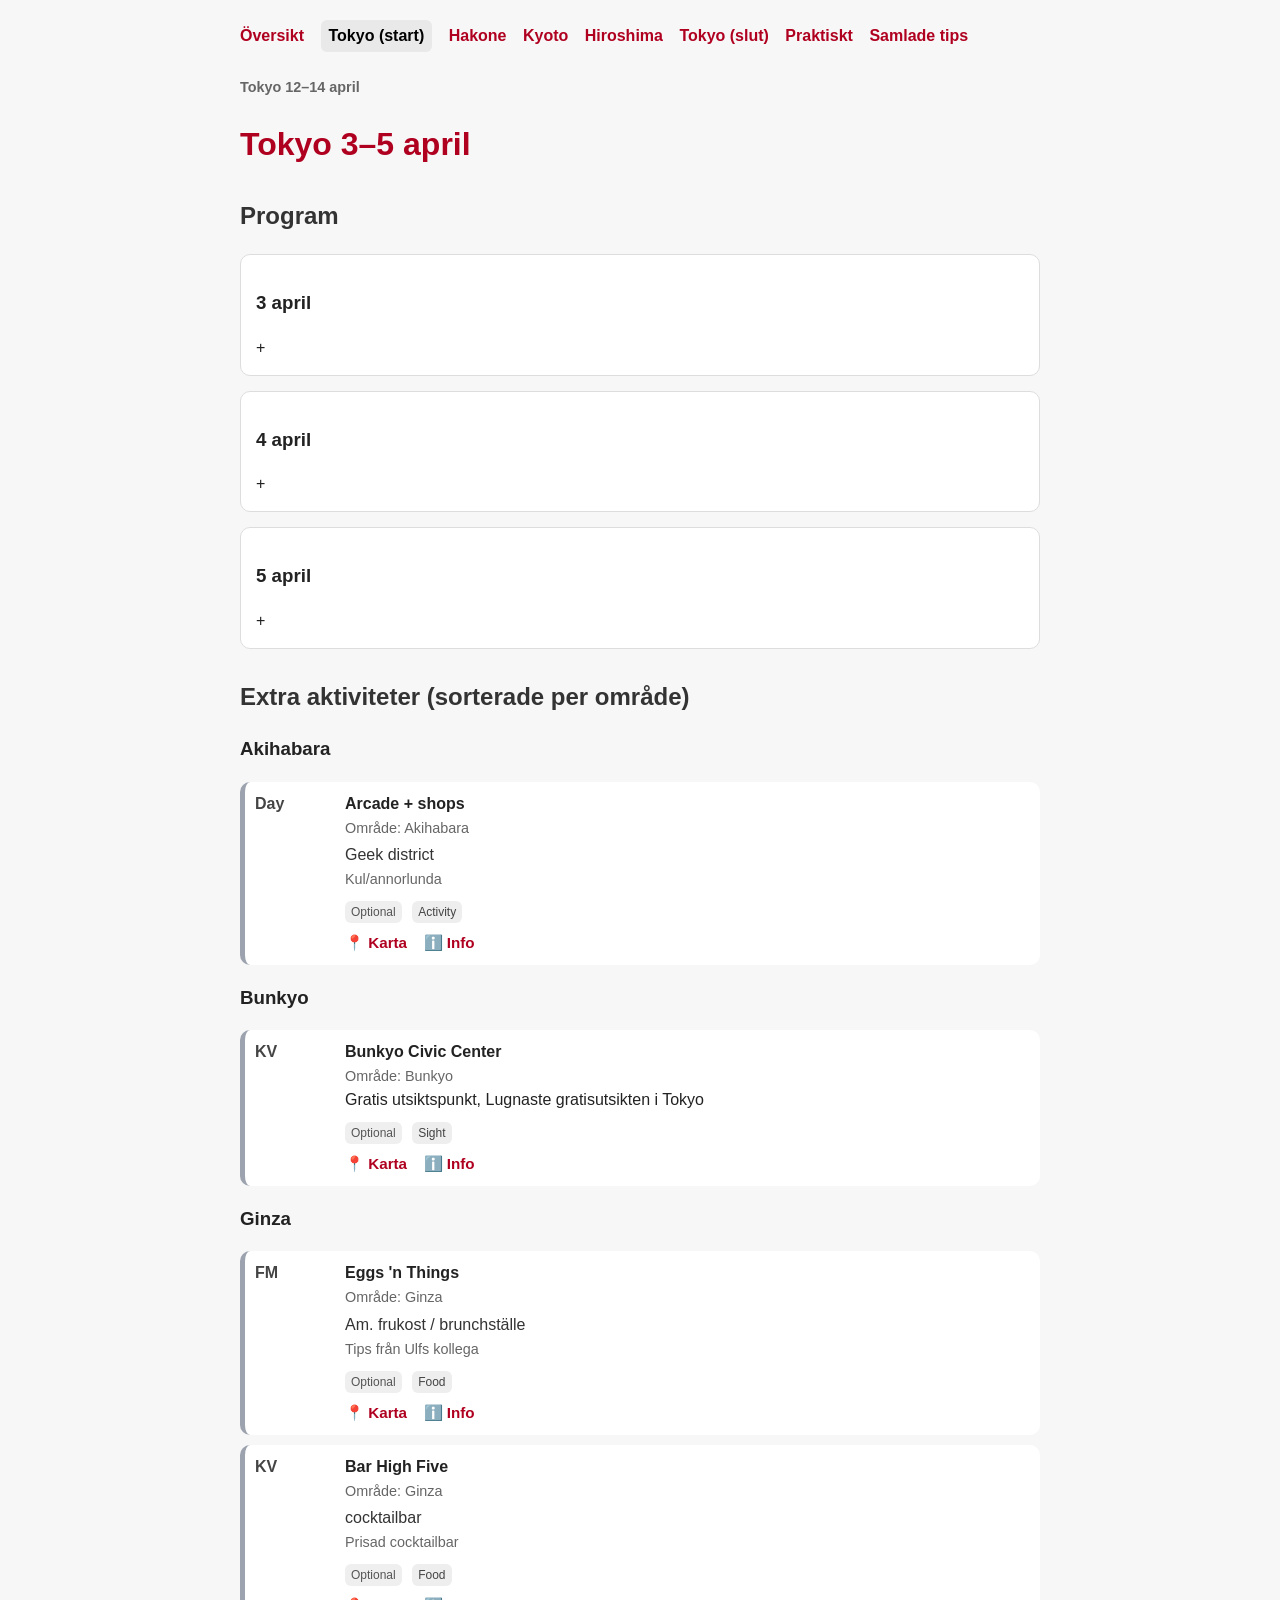
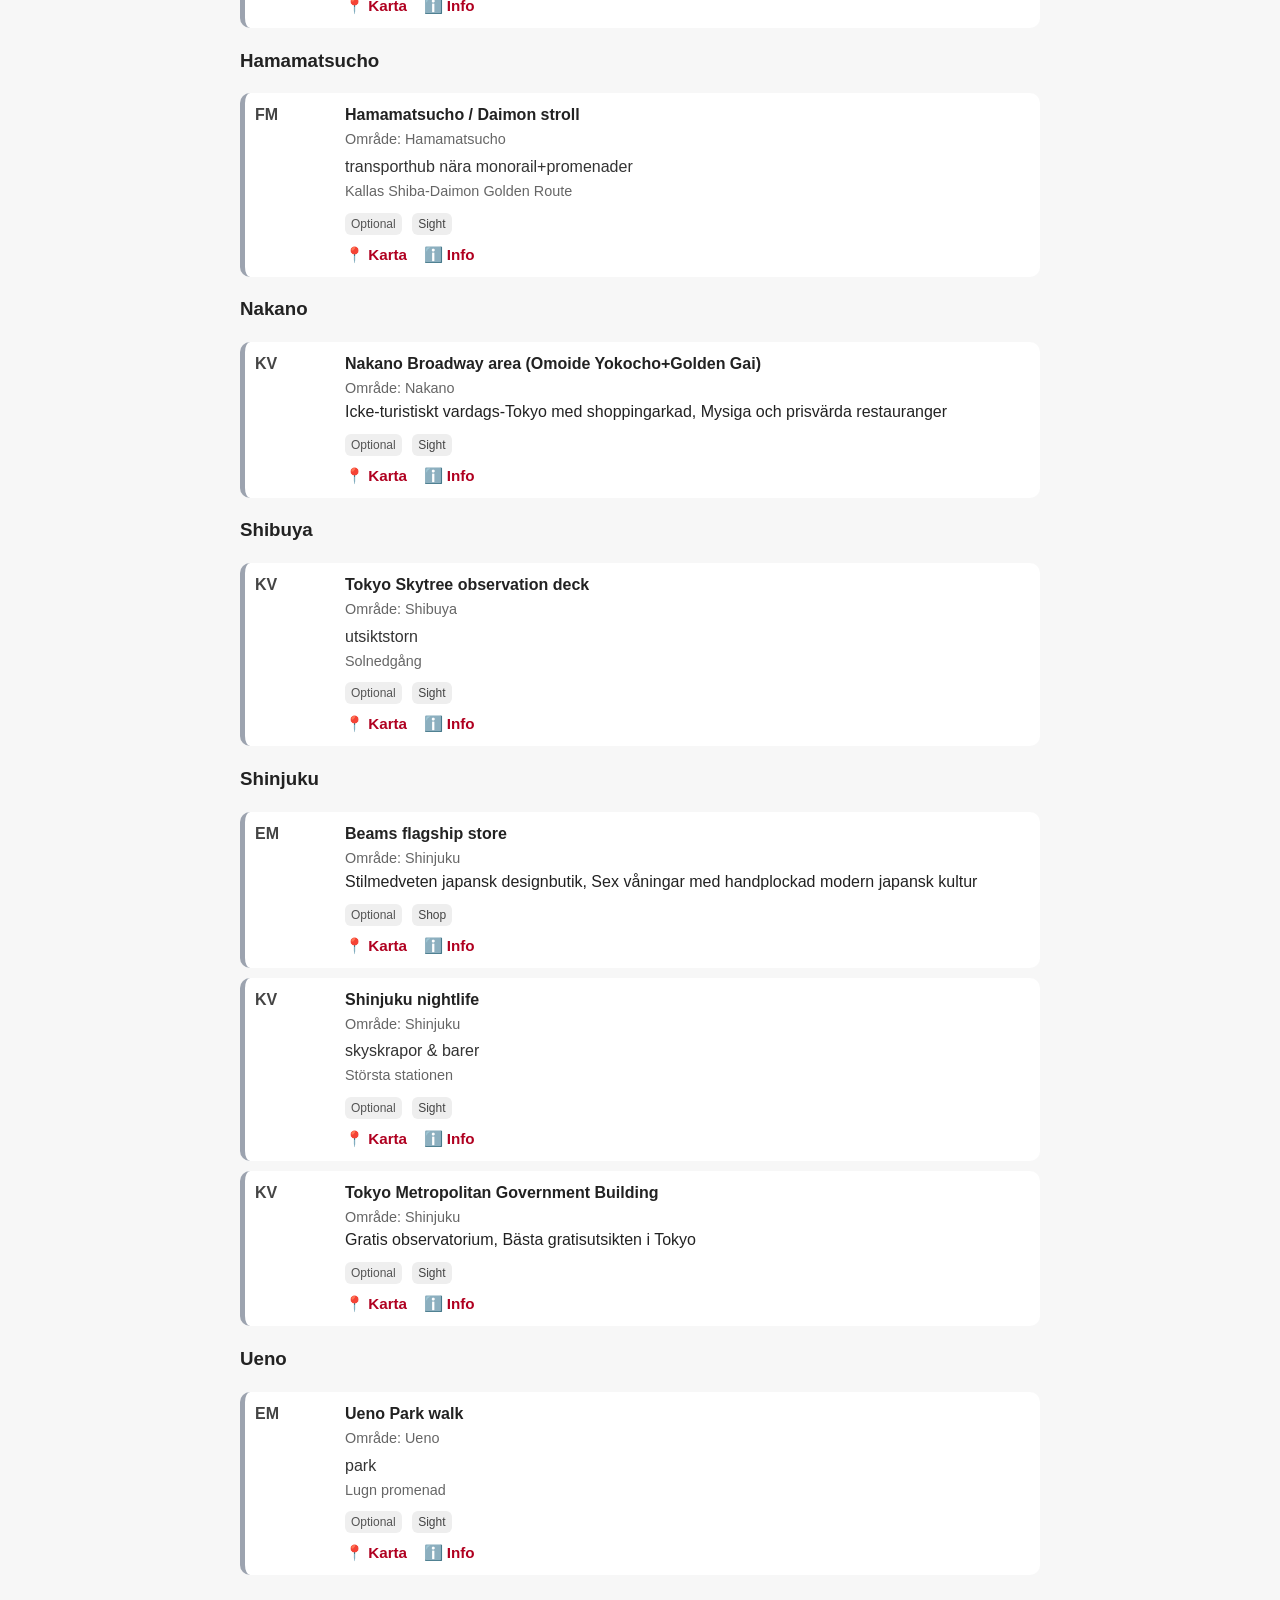
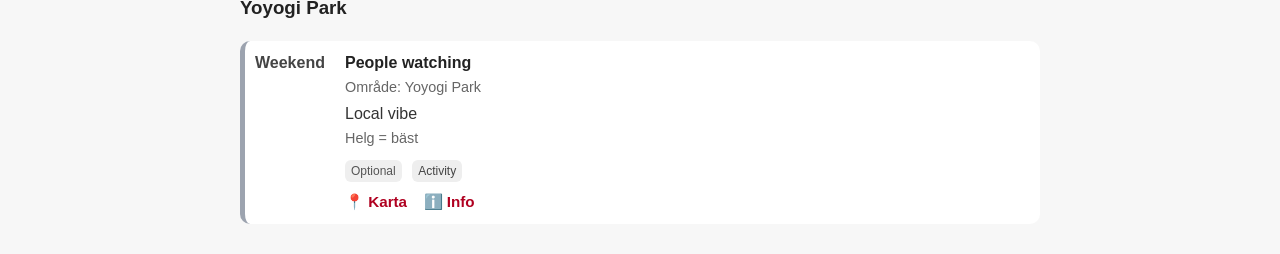
<file: tokyo_3_5.html>
<!DOCTYPE html>
<html lang="sv">
<head>
  <meta charset="UTF-8">
  <meta name="viewport" content="width=device-width, initial-scale=1.0">
  <title>Tokyo 3–5 april</title>
  <link rel="stylesheet" href="style.css">
</head>
<body>

<div class="menu">
  <a href="index.html">Översikt</a>
  <a href="tokyo_3_5.html" class="active">Tokyo (start)</a>
  <a href="hakone.html">Hakone</a>
  <a href="kyoto.html">Kyoto</a>
  <a href="hiroshima.html">Hiroshima</a>
  <a href="tokyo_12_14.html">Tokyo (slut)</a>
  <a href="practical.html">Praktiskt</a>
  <a href="areas.html">Samlade tips</a>
</div>

<div class="submenu">
  <a href="tokyo_12_14.html">Tokyo 12–14 april</a>
</div>

<h1>Tokyo 3–5 april</h1>

<h2>Program</h2>

<div class="day collapsed">
  <div class="day-header">
    <h3>3 april</h3>
    <span class="day-toggle">+</span>
  </div>

  <div class="day-content">

    <div class="activity status-booked">
      <div class="time">07:15</div>
      <div class="content">
        <h4>Arrival airport</h4>
        <p class="area">Område: Haneda</p>
        <p class="hint">Airport (Ladda Suica-kort?)</p>
        <p class="notes">Dep ARN 10:30 02APR</p>
        <div class="meta"><span class="status">Booked</span> <span class="category">Transport</span></div>
      </div>
    </div>

    <div class="activity status-planned">
      <div class="time">08:45?</div>
      <div class="content">
        <h4>Airport transfer (bra plats för bagage)</h4>
        <p class="area">Område: Haneda</p>
        <p class="hint">Tokyo monorail (20 min)</p>
        <p class="notes">Arr: Hamamatsucho</p>
        <div class="meta"><span class="status">Planned</span> <span class="category">Transport</span></div>
      </div>
    </div>

    <div class="activity status-planned">
      <div class="time">09:10?</div>
      <div class="content">
        <h4>Taxi till Tsukiji Outer Market</h4>
        <p class="area">Område: Hamamatsucho</p>
        <p class="hint">Byte monorail-&gt;taxi</p>
        <p class="notes">Taxi (10 min, 1000-1500 yen)</p>
        <div class="meta"><span class="status">Planned</span> <span class="category">Transport</span></div>
      </div>
    </div>

    <div class="activity status-optional">
      <div class="time">09:30?</div>
      <div class="content">
        <h4>Turret Coffee Tsukiji?</h4>
        <p class="area">Område: Tsukiji</p>
        <p class="hint">kaffehak vid marknaden?</p>
        <p class="notes">Kort stopp</p>
        <div class="meta"><span class="status">Optional</span> <span class="category">Food</span></div>
      </div>
    </div>

    <div class="activity status-good-prio status-planned">
      <div class="time">FM</div>
      <div class="content">
        <h4>Sushi breakfast, Tsukiji Outer Market</h4>
        <p class="area">Område: Tsukiji</p>
        <p class="hint">fiskmarknad / streetfood</p>
        <p class="notes">Bra första morgon/frukost</p>
        <div class="meta"><span class="status">Planned</span> <span class="category">Food</span></div>
      </div>
    </div>

    <div class="activity status-optional">
      <div class="time">FM</div>
      <div class="content">
        <h4>Tsukiji Masamoto</h4>
        <p class="area">Område: Tsukiji</p>
        <p class="hint">knivbutik</p>
        <p class="notes">150 år gammal</p>
        <div class="meta"><span class="status">Optional</span> <span class="category">Shop</span></div>
      </div>
    </div>

    <div class="activity status-planned">
      <div class="time">FM</div>
      <div class="content">
        <h4>Lämna in bagage på hotellet</h4>
        <p class="area">Område: Tsukiji</p>
        <p class="hint">Taxi-&gt;hotell</p>
        <p class="notes">Taxi (10-15 min, 1500-2000 yen)</p>
        <div class="meta"><span class="status">Planned</span> <span class="category">Transport</span></div>
      </div>
    </div>

    <div class="activity status-good-prio status-planned">
      <div class="time">FM</div>
      <div class="content">
        <h4>Senso-ji Temple &amp; Nakamise Street</h4>
        <p class="area">Område: Asakusa</p>
        <p class="hint">traditionellt tempelområde</p>
        <p class="notes">Lugnt tidigt</p>
        <div class="meta"><span class="status">Planned</span> <span class="category">Sight</span></div>
      </div>
    </div>

    <div class="activity status-planned">
      <div class="time">13:00?</div>
      <div class="content">
        <h4>Lunch?</h4>
        <p class="area">Område: Kappabashi?</p>
        <div class="meta"><span class="status">Planned</span> <span class="category">Food</span></div>
      </div>
    </div>

    <div class="activity status-optional">
      <div class="time">EM</div>
      <div class="content">
        <h4>Kappabashi Street (knivar &amp; plastmat)</h4>
        <p class="area">Område: Kappabashi</p>
        <p class="hint">köksutrustningsgata</p>
        <p class="notes">1 km från Asakusa</p>
        <div class="meta"><span class="status">Optional</span> <span class="category">Shop</span></div>
      </div>
    </div>

    <div class="activity status-booked">
      <div class="time">14:00-</div>
      <div class="content">
        <h4>Check-in Tosei Hotel Cocone Asakusa Kuramae</h4>
        <p class="area">Område: Kuramae</p>
        <p class="hint">Boende</p>
        <p class="notes">Vila efter flyg</p>
        <div class="meta"><span class="status">Booked</span> <span class="category">Accomodation</span></div>
      </div>
    </div>

    <div class="activity status-good-prio status-planned">
      <div class="time">19:00?</div>
      <div class="content">
        <h4>Sumo dinner area / Chanko nabe (sumo-måltid)</h4>
        <p class="area">Område: Ryogoku</p>
        <p class="hint">Sumoområde m restauranger</p>
        <p class="notes">Lugn kväll, nära hotellet</p>
        <div class="meta"><span class="status">Planned</span> <span class="category">Food</span></div>
      </div>
    </div>

  </div>
</div>
<div class="day collapsed">
  <div class="day-header">
    <h3>4 april</h3>
    <span class="day-toggle">+</span>
  </div>

  <div class="day-content">

    <div class="activity status-planned">
      <div class="time">FM</div>
      <div class="content">
        <h4>Meiji Shrine</h4>
        <p class="area">Område: Harajuku</p>
        <p class="hint">helgedom i skog</p>
        <p class="notes">Lugn, tidig start</p>
        <div class="meta"><span class="status">Planned</span> <span class="category">Sight</span></div>
      </div>
    </div>

    <div class="activity status-planned">
      <div class="time">FM</div>
      <div class="content">
        <h4>Takeshita Street</h4>
        <p class="area">Område: Harajuku</p>
        <p class="hint">ungdomskultur &amp; shopping</p>
        <p class="notes">Snacks &amp; kitsch</p>
        <div class="meta"><span class="status">Planned</span> <span class="category">Sight</span></div>
      </div>
    </div>

    <div class="activity status-planned">
      <div class="time">13:00?</div>
      <div class="content">
        <h4>Lunch?</h4>
        <p class="area">Område: Harajuku?</p>
        <div class="meta"><span class="status">Planned</span> <span class="category">Food</span></div>
      </div>
    </div>

    <div class="activity status-planned">
      <div class="time">EM</div>
      <div class="content">
        <h4>Harajuku walk</h4>
        <p class="area">Område: Harajuku</p>
        <p class="hint">stadsdel</p>
        <p class="notes">Blandning tradition &amp; popkultur</p>
        <div class="meta"><span class="status">Planned</span> <span class="category">Sight</span></div>
      </div>
    </div>

    <div class="activity status-planned">
      <div class="time">EM</div>
      <div class="content">
        <h4>Omotesando boulevard walk</h4>
        <p class="area">Område: Omotesando</p>
        <p class="hint">arkitektur &amp; designgata, caféer</p>
        <p class="notes">Tokyos Champs-Élysées</p>
        <div class="meta"><span class="status">Planned</span> <span class="category">Sight</span></div>
      </div>
    </div>

    <div class="activity status-optional">
      <div class="time">EM</div>
      <div class="content">
        <h4>Fika?</h4>
        <p class="area">Område: Shibuya</p>
        <p class="hint">Fluffy pancakes?</p>
        <div class="meta"><span class="status">Optional</span> <span class="category">Food</span></div>
      </div>
    </div>

    <div class="activity status-planned">
      <div class="time">KV</div>
      <div class="content">
        <h4>Shibuya Crossing</h4>
        <p class="area">Område: Shibuya</p>
        <p class="hint">känd korsning</p>
        <p class="notes">Stämning kväll</p>
        <div class="meta"><span class="status">Planned</span> <span class="category">Sight</span></div>
      </div>
    </div>

    <div class="activity status-booked">
      <div class="time">17:40-</div>
      <div class="content">
        <h4>Shibuya Sky</h4>
        <p class="area">Område: Shibuya</p>
        <p class="hint">utsiktsplattform</p>
        <p class="notes">Bokas 60–90 min före solnedgång</p>
        <div class="meta"><span class="status">Booked</span> <span class="category">Sight</span></div>
      </div>
    </div>

    <div class="activity status-planned">
      <div class="time">19:00?</div>
      <div class="content">
        <h4>Izakaya dinner area (Trånga gränder, lokalt, mysigt)</h4>
        <p class="area">Område: Shibuya</p>
        <p class="hint">Mysiga restauranger &amp; barer</p>
        <p class="notes">Rest. Kaikaya eller Shirubee?</p>
        <div class="meta"><span class="status">Planned</span> <span class="category">Food</span></div>
      </div>
    </div>

    <div class="activity status-optional">
      <div class="time">19:00?</div>
      <div class="content">
        <h4>Kabuktcho (Red light distr. neonintensivt, kaotiskt)</h4>
        <p class="area">Område: Shinjuku?</p>
        <p class="hint">Neon och barer</p>
        <p class="notes">(mörk Blade runner)</p>
        <div class="meta"><span class="status">Optional</span> <span class="category">Food</span></div>
      </div>
    </div>

  </div>
</div>
<div class="day collapsed">
  <div class="day-header">
    <h3>5 april</h3>
    <span class="day-toggle">+</span>
  </div>

  <div class="day-content">

    <div class="activity status-planned">
      <div class="time">FM</div>
      <div class="content">
        <h4>Lätt aktivitet?</h4>
        <div class="meta"><span class="status">Planned</span> <span class="category">Sight</span></div>
      </div>
    </div>

    <div class="activity status-booked">
      <div class="time">11:30?</div>
      <div class="content">
        <h4>Shinkansen Tokyo → Odawara</h4>
        <p class="area">Område: Tokyo station</p>
        <p class="notes">30 min</p>
        <div class="meta"><span class="status">Booked</span> <span class="category">Transport</span></div>
      </div>
    </div>

</div>
</div>

<h2>Extra aktiviteter (sorterade per område)</h2>

<h3>Akihabara</h3>
<div class="activity status-optional">
  <div class="time">Day</div>
  <div class="content">
    <h4>Arcade + shops</h4>
    <p class="area">Område: Akihabara</p>
    <p class="hint">Geek district</p>
    <p class="notes">Kul/annorlunda</p>
    <div class="meta"><span class="status">Optional</span> <span class="category">Activity</span></div>
    <div class="links"><a href="https://maps.google.com/?q=Akihabara+GIGO+Tokyo+Japan" target="_blank" rel="noopener noreferrer">📍 Karta</a> <a href="https://www.google.com/search?q=Arcade%20%2B%20shops%20nan" target="_blank" rel="noopener noreferrer">ℹ️ Info</a></div>
  </div>
</div>
<h3>Bunkyo</h3>
<div class="activity status-optional">
  <div class="time">KV</div>
  <div class="content">
    <h4>Bunkyo Civic Center</h4>
    <p class="area">Område: Bunkyo</p>
    <div class="item-meta">Gratis utsiktspunkt, Lugnaste gratisutsikten i Tokyo</div>
    <div class="meta"><span class="status">Optional</span> <span class="category">Sight</span></div>
    <div class="links"><a href="https://maps.google.com/?q=Bunkyo+Civic+Center+Tokyo+Japan" target="_blank" rel="noopener noreferrer">📍 Karta</a> <a href="https://www.google.com/search?q=Bunkyo%20Civic%20Center%20nan" target="_blank" rel="noopener noreferrer">ℹ️ Info</a></div>
  </div>
</div>
<h3>Ginza</h3>
<div class="activity status-optional">
  <div class="time">FM</div>
  <div class="content">
    <h4>Eggs &#x27;n Things</h4>
    <p class="area">Område: Ginza</p>
    <p class="hint">Am. frukost / brunchställe</p>
    <p class="notes">Tips från Ulfs kollega</p>
    <div class="meta"><span class="status">Optional</span> <span class="category">Food</span></div>
    <div class="links"><a href="https://maps.google.com/?q=Eggs+%27n+Things+Tokyo+Japan" target="_blank" rel="noopener noreferrer">📍 Karta</a> <a href="https://www.google.com/search?q=Eggs%20%27n%20Things%20nan" target="_blank" rel="noopener noreferrer">ℹ️ Info</a></div>
  </div>
</div>

<div class="activity status-optional">
  <div class="time">KV</div>
  <div class="content">
    <h4>Bar High Five</h4>
    <p class="area">Område: Ginza</p>
    <p class="hint">cocktailbar</p>
    <p class="notes">Prisad cocktailbar</p>
    <div class="meta"><span class="status">Optional</span> <span class="category">Food</span></div>
    <div class="links"><a href="https://maps.google.com/?q=Bar+High+Five+Tokyo+Japan" target="_blank" rel="noopener noreferrer">📍 Karta</a> <a href="https://www.google.com/search?q=Bar%20High%20Five%20nan" target="_blank" rel="noopener noreferrer">ℹ️ Info</a></div>
  </div>
</div>
<h3>Hamamatsucho</h3>
<div class="activity status-optional">
  <div class="time">FM</div>
  <div class="content">
    <h4>Hamamatsucho / Daimon stroll</h4>
    <p class="area">Område: Hamamatsucho</p>
    <p class="hint">transporthub nära monorail+promenader</p>
    <p class="notes">Kallas Shiba-Daimon Golden Route</p>
    <div class="meta"><span class="status">Optional</span> <span class="category">Sight</span></div>
    <div class="links"><a href="https://maps.google.com/?q=Hamamatsucho+Station+Tokyo+Japan" target="_blank" rel="noopener noreferrer">📍 Karta</a> <a href="https://www.google.com/search?q=Hamamatsucho%20/%20Daimon%20stroll%20nan" target="_blank" rel="noopener noreferrer">ℹ️ Info</a></div>
  </div>
</div>
<h3>Nakano</h3>
<div class="activity status-optional">
  <div class="time">KV</div>
  <div class="content">
    <h4>Nakano Broadway area (Omoide Yokocho+Golden Gai)</h4>
    <p class="area">Område: Nakano</p>
    <div class="item-meta">Icke-turistiskt vardags-Tokyo med shoppingarkad, Mysiga och prisvärda restauranger</div>
    <div class="meta"><span class="status">Optional</span> <span class="category">Sight</span></div>
    <div class="links"><a href="https://maps.google.com/?q=Nakano+Broadway+Tokyo+Japan" target="_blank" rel="noopener noreferrer">📍 Karta</a> <a href="https://www.google.com/search?q=Nakano%20Broadway%20area%20%28Omoide%20Yokocho%2BGolden%20Gai%29%20nan" target="_blank" rel="noopener noreferrer">ℹ️ Info</a></div>
  </div>
</div>
<h3>Shibuya</h3>
<div class="activity status-optional">
  <div class="time">KV</div>
  <div class="content">
    <h4>Tokyo Skytree observation deck</h4>
    <p class="area">Område: Shibuya</p>
    <p class="hint">utsiktstorn</p>
    <p class="notes">Solnedgång</p>
    <div class="meta"><span class="status">Optional</span> <span class="category">Sight</span></div>
    <div class="links"><a href="https://maps.google.com/?q=Tokyo+Skytree+Tokyo+Japan" target="_blank" rel="noopener noreferrer">📍 Karta</a> <a href="https://www.google.com/search?q=Tokyo%20Skytree%20observation%20deck%20nan" target="_blank" rel="noopener noreferrer">ℹ️ Info</a></div>
  </div>
</div>
<h3>Shinjuku</h3>
<div class="activity status-optional">
  <div class="time">EM</div>
  <div class="content">
    <h4>Beams flagship store</h4>
    <p class="area">Område: Shinjuku</p>
    <div class="item-meta">Stilmedveten japansk designbutik, Sex våningar med handplockad modern japansk kultur</div>
    <div class="meta"><span class="status">Optional</span> <span class="category">Shop</span></div>
    <div class="links"><a href="https://maps.google.com/?q=Beams+Shinjuku+Tokyo+Japan" target="_blank" rel="noopener noreferrer">📍 Karta</a> <a href="https://www.google.com/search?q=Beams%20flagship%20store%20nan" target="_blank" rel="noopener noreferrer">ℹ️ Info</a></div>
  </div>
</div>

<div class="activity status-optional">
  <div class="time">KV</div>
  <div class="content">
    <h4>Shinjuku nightlife</h4>
    <p class="area">Område: Shinjuku</p>
    <p class="hint">skyskrapor &amp; barer</p>
    <p class="notes">Största stationen</p>
    <div class="meta"><span class="status">Optional</span> <span class="category">Sight</span></div>
    <div class="links"><a href="https://maps.google.com/?q=Shinjuku+night+district+Tokyo+Japan" target="_blank" rel="noopener noreferrer">📍 Karta</a> <a href="https://www.google.com/search?q=Shinjuku%20nightlife%20nan" target="_blank" rel="noopener noreferrer">ℹ️ Info</a></div>
  </div>
</div>

<div class="activity status-optional">
  <div class="time">KV</div>
  <div class="content">
    <h4>Tokyo Metropolitan Government Building</h4>
    <p class="area">Område: Shinjuku</p>
    <div class="item-meta">Gratis observatorium, Bästa gratisutsikten i Tokyo</div>
    <div class="meta"><span class="status">Optional</span> <span class="category">Sight</span></div>
    <div class="links"><a href="https://maps.google.com/?q=Metropolitan+Government+Building+Tokyo+Japan" target="_blank" rel="noopener noreferrer">📍 Karta</a> <a href="https://www.google.com/search?q=Tokyo%20Metropolitan%20Government%20Building%20nan" target="_blank" rel="noopener noreferrer">ℹ️ Info</a></div>
  </div>
</div>
<h3>Ueno</h3>
<div class="activity status-optional">
  <div class="time">EM</div>
  <div class="content">
    <h4>Ueno Park walk</h4>
    <p class="area">Område: Ueno</p>
    <p class="hint">park</p>
    <p class="notes">Lugn promenad</p>
    <div class="meta"><span class="status">Optional</span> <span class="category">Sight</span></div>
    <div class="links"><a href="https://maps.google.com/?q=Ueno+Park+Tokyo+Japan" target="_blank" rel="noopener noreferrer">📍 Karta</a> <a href="https://www.google.com/search?q=Ueno%20Park%20walk%20nan" target="_blank" rel="noopener noreferrer">ℹ️ Info</a></div>
  </div>
</div>
<h3>Yoyogi Park</h3>
<div class="activity status-optional">
  <div class="time">Weekend</div>
  <div class="content">
    <h4>People watching</h4>
    <p class="area">Område: Yoyogi Park</p>
    <p class="hint">Local vibe</p>
    <p class="notes">Helg = bäst</p>
    <div class="meta"><span class="status">Optional</span> <span class="category">Activity</span></div>
    <div class="links"><a href="https://maps.google.com/?q=Yoyogi+Park+Tokyo+Japan" target="_blank" rel="noopener noreferrer">📍 Karta</a> <a href="https://www.google.com/search?q=People%20watching%20nan" target="_blank" rel="noopener noreferrer">ℹ️ Info</a></div>
  </div>
</div>

<script>
document.querySelectorAll('.day').forEach(day => {
  const header = day.querySelector('.day-header');
  const content = day.querySelector('.day-content');
  const toggle = day.querySelector('.day-toggle');

  if (!header || !content || !toggle) return;

  if (day.classList.contains('collapsed')) {
    content.style.display = 'none';
    toggle.textContent = '+';
  } else {
    content.style.display = 'block';
    toggle.textContent = '–';
  }

  header.addEventListener('click', () => {
    day.classList.toggle('collapsed');

    if (day.classList.contains('collapsed')) {
      content.style.display = 'none';
      toggle.textContent = '+';
    } else {
      content.style.display = 'block';
      toggle.textContent = '–';
    }
  });
});
</script>
</body>
</html>
</file>
<file: style.css>
body {
  font-family: Arial, sans-serif;
  max-width: 800px;
  margin: 0 auto;
  padding: 20px;
  line-height: 1.5;
  background: #f7f7f7;
  color: #222;
}

h1 {
  color: #b00020;
}

h2 {
  margin-top: 30px;
  color: #333;
}

a {
  color: #b00020;
  text-decoration: none;
  font-weight: bold;
}

a:hover {
  text-decoration: underline;
}

.day {
  background: white;
  border: 1px solid #ddd;
  border-radius: 10px;
  padding: 15px;
  margin-bottom: 15px;
}

nav,
.menu {
  margin-bottom: 20px;
}

.menu a {
  display: inline-block;
  margin-right: 10px;
  margin-bottom: 8px;
}

.menu,
.submenu {
  margin-bottom: 15px;
}

.menu a,
.submenu a {
  margin-right: 12px;
  font-weight: bold;
}

.submenu a {
  font-size: 0.9rem;
  color: #666;
}

.menu a.active,
.submenu a.active {
  color: #000 !important;
  text-decoration: none !important;
  font-weight: bold;
  background: #e9e9e9;
  padding: 4px 8px;
  border-radius: 6px;
}

.activity {
  display: grid;
  grid-template-columns: 80px 1fr;
  gap: 10px;
  margin-bottom: 10px;
  padding: 10px;
  border-radius: 10px;
  background: white;
  border-left: 5px solid #ccc;
}

.time {
  font-weight: bold;
  color: #444;
}

.content h4 {
  margin: 0;
  font-size: 1rem;
}

.area {
  margin: 2px 0 0 0;
  color: #666;
  font-size: 0.9rem;
}

.hint {
  margin: 4px 0 0 0;
  font-weight: 500;
  color: #333;
}

.notes {
  margin: 2px 0 0 0;
  color: #666;
  font-size: 0.9rem;
}

.meta {
  margin-top: 8px;
}

.status {
  display: inline-block;
  font-size: 0.75rem;
  padding: 2px 6px;
  margin-right: 6px;
  border-radius: 6px;
  background: #e8f3ea;
  color: #1f5130;
}

.category {
  display: inline-block;
  font-size: 0.75rem;
  padding: 2px 6px;
  border-radius: 6px;
  background: #eee;
  color: #444;
}

/* Länkar längst ner i aktivitet */
.links {
  margin-top: 8px;
}

.links a {
  display: inline-block;
  margin-right: 12px;
  font-size: 0.95rem;
}

/* STATUS-FÄRGER - ytterkant */
.status-booked {
  border-left-color: #16a34a;
}

.status-planned {
  border-left-color: #f59e0b;
}

.status-optional {
  border-left-color: #9ca3af;
}

/* STATUS-FÄRGER - badge */
.status-planned .status {
  background: #fff3d6;
  color: #7a5600;
}

.status-optional .status {
  background: #efefef;
  color: #555;
}

/* Kollapsbara sektioner för Practical */
.section {
  background: white;
  border: 1px solid #ddd;
  border-radius: 10px;
  margin-bottom: 15px;
  overflow: hidden;
}

.section-header {
  display: flex;
  justify-content: space-between;
  align-items: center;
  cursor: pointer;
  padding: 14px 16px;
}

.section-header h2 {
  margin: 0;
  font-size: 1.8rem;
}

.section-content {
  padding: 0 16px 16px 16px;
}

.section.collapsed .section-content {
  display: none;
}

.toggle {
  font-size: 1.4rem;
  font-weight: bold;
  color: #666;
  line-height: 1;
  flex-shrink: 0;
}

/* Mobil */
@media (max-width: 640px) {
  body {
    padding: 14px;
    font-size: 17px;
  }

  h1 {
    font-size: 2.2rem;
  }

  h2 {
    font-size: 1.8rem;
  }

  h3 {
    font-size: 1.5rem;
  }

  .activity {
    grid-template-columns: 64px 1fr;
    gap: 12px;
    padding: 12px;
  }

  .time {
    font-size: 1.1rem;
  }

  .content h4 {
    font-size: 1.1rem;
  }

  .area,
  .hint,
  .notes {
    font-size: 1rem;
  }

  .menu a {
    display: inline-block;
    margin-right: 14px;
    margin-bottom: 8px;
  }

  .links a {
    margin-right: 14px;
    font-size: 1rem;
  }

.note {
  font-size: 0.9rem;
  color: #666;
  margin-left: 6px;
}
  
.name-row {
  display: flex;
  justify-content: space-between;
  align-items: flex-start;
  gap: 10px;
}

.heart-btn {
  background: none;
  border: none;
  padding: 0;
  font-size: 1.2rem;
  cursor: pointer;
  line-height: 1;
}

.heart-btn.active {
  transform: scale(1.05);
}

.name-row {
  display: flex;
  justify-content: space-between;
  align-items: flex-start;
  gap: 10px;
}

.heart-btn {
  background: none;
  border: none;
  padding: 0;
  font-size: 1.2rem;
  cursor: pointer;
  line-height: 1;
  flex-shrink: 0;
}

.heart-btn.active {
  transform: scale(1.05);
}

.destination-note {
  background: #fff;
  border: 1px solid #ddd;
  border-radius: 10px;
  padding: 12px 14px;
  margin-bottom: 14px;
}

.destination-note p {
  margin-top: 0;
  margin-bottom: 8px;
}

.destination-note ul {
  margin: 0;
}

.day-header {
  display: flex;
  justify-content: space-between;
  align-items: center;
  cursor: pointer;
}

.day-header h3 {
  margin: 0;
}

.day-toggle {
  font-size: 1.2rem;
  font-weight: bold;
  color: #666;
  line-height: 1;
  flex-shrink: 0;
}

.day-content {
  margin-top: 10px;
}

.day.collapsed .day-content {
  display: none;
}
</file>
